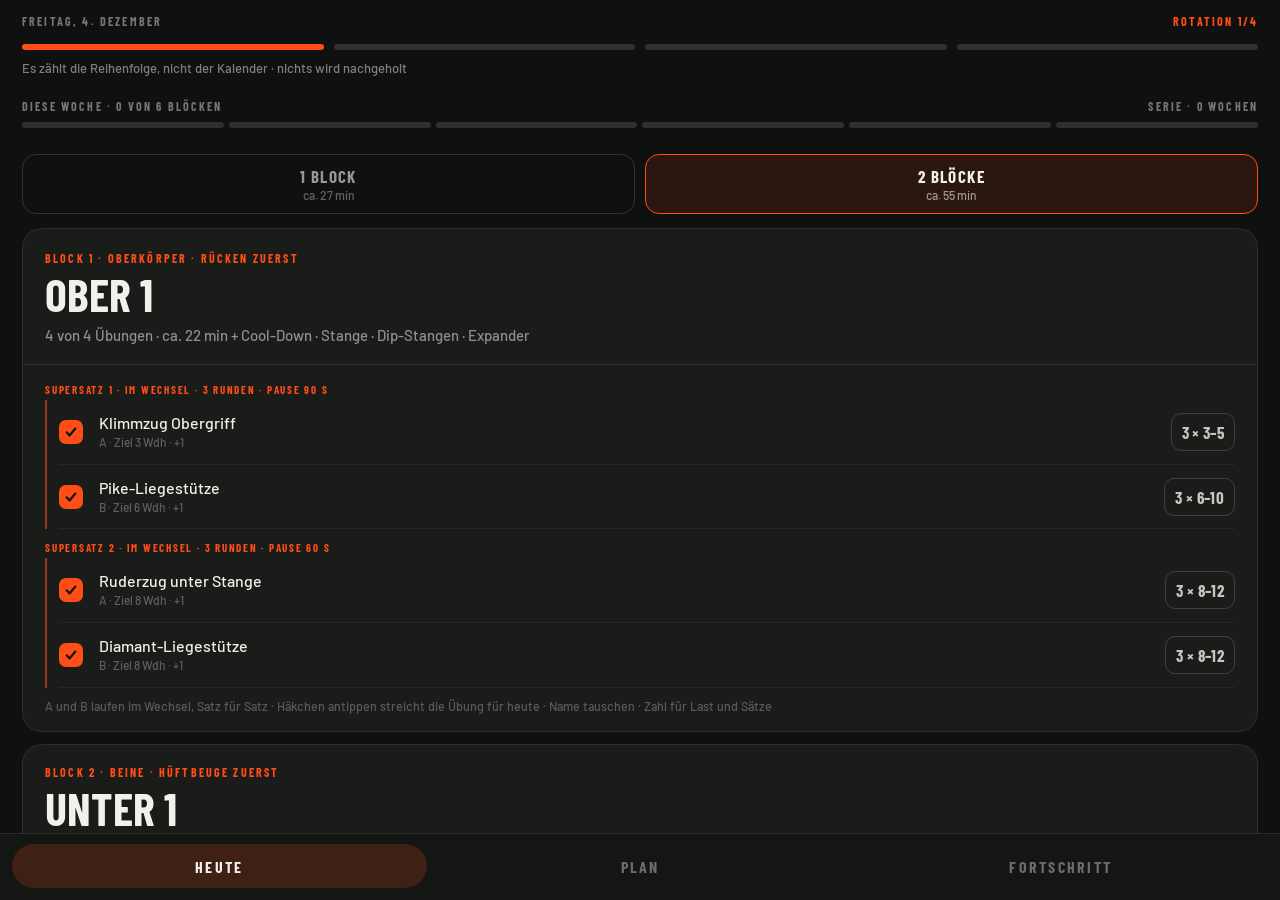
<file: docs/index.html>
<!DOCTYPE html>
<html lang="de">
<head>
<meta charset="utf-8">
<title>Grundform</title>
<meta name="viewport" content="width=device-width, initial-scale=1, viewport-fit=cover, user-scalable=no">
<!-- Vollbild beim Start vom Android-Homescreen ("Zum Startbildschirm hinzufügen") -->
<meta name="mobile-web-app-capable" content="yes">
<meta name="apple-mobile-web-app-capable" content="yes">
<meta name="apple-mobile-web-app-status-bar-style" content="black-translucent">
<meta name="theme-color" content="#0F1110">
<meta name="color-scheme" content="dark">
<link rel="manifest" href="manifest.webmanifest">
<link rel="apple-touch-icon" href="apple-touch-icon.png">
<meta name="apple-mobile-web-app-title" content="Grundform">
<link rel="icon" href="data:image/svg+xml,%3Csvg xmlns='http://www.w3.org/2000/svg' viewBox='0 0 64 64'%3E%3Crect width='64' height='64' rx='14' fill='%230F1110'/%3E%3Crect x='14' y='28' width='36' height='8' rx='4' fill='%23FF4D17'/%3E%3C/svg%3E">
<style>
@font-face{font-family:'Barlow';font-style:normal;font-weight:400;font-display:swap;src:url([data-uri]) format('woff2')}
@font-face{font-family:'Barlow';font-style:normal;font-weight:500;font-display:swap;src:url([data-uri]) format('woff2')}
@font-face{font-family:'Barlow';font-style:normal;font-weight:600;font-display:swap;src:url([data-uri]) format('woff2')}
@font-face{font-family:'Barlow';font-style:normal;font-weight:700;font-display:swap;src:url([data-uri]) format('woff2')}
@font-face{font-family:'Barlow Condensed';font-style:normal;font-weight:600;font-display:swap;src:url([data-uri]) format('woff2')}
@font-face{font-family:'Barlow Condensed';font-style:normal;font-weight:700;font-display:swap;src:url([data-uri]) format('woff2')}

/* ── Grundlagen ───────────────────────────────────────────── */
*{box-sizing:border-box}
html,body{margin:0;padding:0;height:100%;overflow:hidden}
body{
  background:#0F1110;color:#F1F0EC;
  font-family:Barlow,system-ui,-apple-system,sans-serif;
  -webkit-tap-highlight-color:transparent;
  -webkit-text-size-adjust:100%;
  overscroll-behavior:none;
  touch-action:manipulation;
  user-select:none;-webkit-user-select:none;
}
#app{
  position:fixed;inset:0;display:flex;flex-direction:column;
  padding-top:env(safe-area-inset-top);
  padding-bottom:env(safe-area-inset-bottom);
  overflow:hidden;
}
.scroll{flex:1;overflow-y:auto;min-height:0;-webkit-overflow-scrolling:touch;overscroll-behavior:contain}
.scroll::-webkit-scrollbar{width:0;height:0}

/* ── Typografie ───────────────────────────────────────────── */
.cd{font-family:'Barlow Condensed',Barlow,system-ui,sans-serif}
.kick{font-family:'Barlow Condensed',Barlow,sans-serif;font-weight:700;font-size:12px;letter-spacing:.18em;text-transform:uppercase;color:rgba(241,240,236,.45)}
.kick-a{color:#FF4D17}
.num{font-variant-numeric:tabular-nums}

/* ── Tap-Feedback (ersetzt style-hover/style-active des Prototyps) ── */
.tap{cursor:pointer;user-select:none;-webkit-user-select:none}
.tap:active{opacity:.72}
.press:active{transform:scale(.985)}
.ring:active{background:rgba(255,255,255,.08)!important;opacity:1}

/* ── Bausteine ────────────────────────────────────────────── */
.card{background:#191C19;border:1px solid rgba(255,255,255,.08);border-radius:20px}
.primary{
  border-radius:18px;background:#FF4D17;display:flex;align-items:center;justify-content:center;
}
.primary span{font-family:'Barlow Condensed',sans-serif;font-weight:700;letter-spacing:.1em;color:#0F1110}
.stepper{
  flex:none;display:flex;align-items:center;justify-content:center;position:relative;
  border:1px solid rgba(255,255,255,.18);
}
.bar-h{width:30px;height:4px;border-radius:2px;background:#F1F0EC}
.bar-v{width:4px;height:30px;border-radius:2px;background:#F1F0EC;position:absolute}
</style>
</head>
<body>
<div id="app"></div>

<script>
"use strict";
/* ════════════════════════════════════════════════════════════
   GRUNDFORM — Calisthenics-Trainingsplan, local-first.
   Portiert aus dem Claude-Design-Prototyp (Grundform.dc.html).
   Kein Server, kein Account: der gesamte Zustand liegt in
   localStorage auf dem Gerät.
   ════════════════════════════════════════════════════════════ */

const ACCENT = '#FF4D17';
const STORE  = 'grundform.session.v2';
const HISTORY_MAX = 200; // ~ zwei Jahre bei 2x/Woche, genug für den Verlauf

/* ── Übungsdatenbank ──────────────────────────────────────────
   Kalibriert auf 30 Liegestütze / 5 Klimmzüge / 12 Dips bei
   86 kg. Kurzhantel-Übungen unter ihrer Reiz-Schwelle
   (Bankdrücken 30, Rudern 25, Schulterdrücken 25 kg) fehlen
   bewusst — dort steht Calisthenics.
   `pattern` steuert, welche Alternativen beim Tauschen
   vorausgewählt werden. `next` ist die Last-Variante, auf die
   die Auto-Progression springt, wenn der Wdh-Bereich oben
   ausgereizt ist. ------------------------------------------- */
const DB = [
  { id:'pullup',        name:'Klimmzug Obergriff',      short:'Klimmzug OG',   pattern:'vpull', label:'Vertikal ziehen',    equip:'Klimmzugstange',      kind:'bw',   unit:'Wiederholungen', cue:'Brust zur Stange, Schulter tief',   rest:90,  lvl:2, next:'pullup-load', prev:'pullup-band' },
  { id:'chinup',        name:'Klimmzug Kammgriff',      short:'Klimmzug KG',   pattern:'vpull', label:'Vertikal ziehen',    equip:'Klimmzugstange',      kind:'bw',   unit:'Wiederholungen', cue:'Ellbogen nach unten ziehen',        rest:90,  lvl:2, next:'pullup-load', prev:'pullup-band' },
  { id:'pullup-load',   name:'Klimmzug mit Zusatzlast', short:'KZ + Last',     pattern:'vpull', label:'Vertikal ziehen',    equip:'Stange + Rucksack',   kind:'load', unit:'Wiederholungen', cue:'Erst ab 5x5 sauber sinnvoll',       rest:120, lvl:3, w:5,  step:2.5, prev:'pullup' },
  { id:'pullup-neg',    name:'Negativ-Klimmzüge',       short:'Negativ-KZ',    pattern:'vpull', label:'Vertikal ziehen',    equip:'Klimmzugstange',      kind:'bw',   unit:'Wiederholungen', cue:'3–5 s langsam ablassen',            rest:90,  lvl:1, prev:'lat-band' },
  { id:'pullup-band',   name:'Klimmzug mit Expander',   short:'KZ Expander',   pattern:'vpull', label:'Vertikal ziehen',    equip:'Stange + Expander',   kind:'bw',   unit:'Wiederholungen', cue:'Hilfe nur in der Startphase',       rest:90,  lvl:1, prev:'pullup-neg' },
  { id:'lat-band',      name:'Expander-Latzug',         short:'Exp. Latzug',   pattern:'vpull', label:'Vertikal ziehen',    equip:'Expander',            kind:'bw',   unit:'Wiederholungen', cue:'Ellbogen zur Hüfte ziehen',         rest:60,  lvl:1 },

  { id:'row-inv',       name:'Ruderzug unter Stange',   short:'Ruderzug BW',   pattern:'hpull', label:'Horizontal ziehen',  equip:'Dip-Stangen',         kind:'bw',   unit:'Wiederholungen', cue:'Körper bleibt ein Brett',           rest:60,  lvl:2, next:'row-inv-feet', prev:'row-inv-bent' },
  { id:'row-inv-feet',  name:'Ruderzug, Füße auf Bank', short:'Ruderz. Bank',  pattern:'hpull', label:'Horizontal ziehen',  equip:'Dip-Stangen + Bank',  kind:'bw',   unit:'Wiederholungen', cue:'Hüfte nicht durchhängen lassen',    rest:60,  lvl:3, prev:'row-inv' },
  { id:'row-inv-bent',  name:'Ruderzug, Knie gebeugt',  short:'Ruderz. leicht',pattern:'hpull', label:'Horizontal ziehen',  equip:'Dip-Stangen',         kind:'bw',   unit:'Wiederholungen', cue:'Füße näher, Hebel kürzer',          rest:60,  lvl:1, prev:'row-band' },
  { id:'row-pendlay',   name:'Pendlay Row',             short:'Pendlay Row',   pattern:'hpull', label:'Horizontal ziehen',  equip:'Langhantel',          kind:'load', unit:'Wiederholungen', cue:'Jede Wdh vom Boden neu starten',    rest:90,  lvl:3, w:40, step:5, prev:'row-inv' },
  { id:'row-band',      name:'Expander-Rudern',         short:'Exp. Rudern',   pattern:'hpull', label:'Horizontal ziehen',  equip:'Expander',            kind:'bw',   unit:'Wiederholungen', cue:'Schulterblätter zuerst',            rest:45,  lvl:1 },

  { id:'pushup-feet',   name:'Liegestütze Füße erhöht', short:'LS Füße hoch',  pattern:'hpush', label:'Horizontal drücken', equip:'Bank',                kind:'bw',   unit:'Wiederholungen', cue:'Bank ca. 40 cm, Körper gerade',     rest:60,  lvl:3, next:'pushup-load', prev:'pushup' },
  { id:'pushup-diamond',name:'Diamant-Liegestütze',     short:'Diamant-LS',    pattern:'hpush', label:'Horizontal drücken', equip:'–',                   kind:'bw',   unit:'Wiederholungen', cue:'Hände unter der Brustmitte',        rest:60,  lvl:3, next:'pushup-load', prev:'pushup' },
  { id:'pushup',        name:'Liegestütze',             short:'Liegestütze',   pattern:'hpush', label:'Horizontal drücken', equip:'–',                   kind:'bw',   unit:'Wiederholungen', cue:'Rumpf fest, Ellbogen 45°',          rest:60,  lvl:2, prev:'pushup-hands' },
  { id:'pushup-hands',  name:'Liegestütze Hände erhöht',short:'LS Hände hoch', pattern:'hpush', label:'Horizontal drücken', equip:'Bank',                kind:'bw',   unit:'Wiederholungen', cue:'Bank unter den Händen',             rest:60,  lvl:1 },
  { id:'pushup-load',   name:'Liegestütze mit Rucksack',short:'LS + Rucksack', pattern:'hpush', label:'Horizontal drücken', equip:'Rucksack',            kind:'load', unit:'Wiederholungen', cue:'Last hoch am Rücken tragen',        rest:60,  lvl:3, w:8,  step:4, prev:'pushup-feet' },

  { id:'dip',           name:'Dips',                    short:'Dips',          pattern:'vpush', label:'Vertikal drücken',   equip:'Dip-Stangen',         kind:'bw',   unit:'Wiederholungen', cue:'Schultern weg von den Ohren',       rest:90,  lvl:2, next:'dip-load', prev:'dip-bench' },
  { id:'dip-load',      name:'Dips mit Zusatzlast',     short:'Dips + Last',   pattern:'vpush', label:'Vertikal drücken',   equip:'Dip-St. + Rucksack',  kind:'load', unit:'Wiederholungen', cue:'Erst ab 3x10 sauber',               rest:90,  lvl:3, w:5,  step:2.5, prev:'dip' },
  { id:'dip-bench',     name:'Bank-Dips',               short:'Bank-Dips',     pattern:'vpush', label:'Vertikal drücken',   equip:'Bank',                kind:'bw',   unit:'Wiederholungen', cue:'Schultern nicht hochziehen',        rest:60,  lvl:1 },
  { id:'pushup-pike',   name:'Pike-Liegestütze',        short:'Pike-LS',       pattern:'vpush', label:'Vertikal drücken',   equip:'–',                   kind:'bw',   unit:'Wiederholungen', cue:'Hüfte hoch, Scheitel zum Boden',    rest:75,  lvl:2, prev:'press-band' },
  { id:'pushup-pike-f', name:'Pike-LS, Füße auf Bank',  short:'Pike-LS hoch',  pattern:'vpush', label:'Vertikal drücken',   equip:'Bank',                kind:'bw',   unit:'Wiederholungen', cue:'Fast senkrechter Oberkörper',       rest:75,  lvl:3, prev:'pushup-pike' },
  { id:'press-band',    name:'Expander-Überkopfdrücken',short:'Exp. Drücken',  pattern:'vpush', label:'Vertikal drücken',   equip:'Expander',            kind:'bw',   unit:'Wiederholungen', cue:'Rippen unten, kein Hohlkreuz',      rest:60,  lvl:1 },

  { id:'squat-bss',     name:'Bulgarian Split Squat',   short:'Bulg. Split',   pattern:'squat', label:'Kniebeuge',          equip:'Kurzhanteln + Bank',  kind:'load', unit:'Wdh je Seite',   cue:'Vorderes Knie über Mittelfuß',      rest:75,  lvl:3, w:16, step:2, prev:'squat-split-bw' },
  { id:'squat-front',   name:'KH-Front-Rack-Kniebeuge', short:'KH Front-Sq.',  pattern:'squat', label:'Kniebeuge',          equip:'Kurzhanteln',         kind:'load', unit:'Wiederholungen', cue:'KH auf Schultern, Rumpf fest',      rest:120, lvl:2, w:18, step:2, prev:'squat-goblet' },
  { id:'stepup',        name:'KH-Step-up auf Bank',     short:'Step-up KH',    pattern:'squat', label:'Kniebeuge',          equip:'Kurzhanteln + Bank',  kind:'load', unit:'Wdh je Seite',   cue:'Nicht hinten abdrücken',            rest:75,  lvl:2, w:14, step:2, prev:'squat-split-bw' },
  { id:'squat-goblet',  name:'Goblet Squat',            short:'Goblet Squat',  pattern:'squat', label:'Kniebeuge',          equip:'Kurzhantel',          kind:'load', unit:'Wiederholungen', cue:'Hantel dicht am Brustbein',         rest:90,  lvl:1, w:20, step:4, prev:'squat-split-bw' },
  { id:'squat-split-bw',name:'Split Squat ohne Last',   short:'Split Squat',   pattern:'squat', label:'Kniebeuge',          equip:'–',                   kind:'bw',   unit:'Wdh je Seite',   cue:'Rumpf senkrecht, tief absetzen',    rest:60,  lvl:1 },

  { id:'dl',            name:'Kreuzheben',              short:'Kreuzheben',    pattern:'hinge', label:'Hüftbeuge',          equip:'Langhantel',          kind:'load', unit:'Wiederholungen', cue:'Stange am Schienbein, Rücken flach',rest:150, lvl:3, w:60, step:5, prev:'rdl-db-1leg' },
  { id:'rdl',           name:'Rumänisches Kreuzheben',  short:'RDL',           pattern:'hinge', label:'Hüftbeuge',          equip:'Langhantel',          kind:'load', unit:'Wiederholungen', cue:'Hüfte zurück, Knie fast fest',      rest:120, lvl:3, w:50, step:5, prev:'rdl-db-1leg' },
  { id:'rdl-db-1leg',   name:'Einbeiniges RDL mit KH',  short:'1-Bein RDL',    pattern:'hinge', label:'Hüftbeuge',          equip:'Kurzhantel',          kind:'load', unit:'Wdh je Seite',   cue:'Hüfte gerade halten',               rest:75,  lvl:2, w:16, step:2, prev:'hinge-bridge' },
  { id:'hinge-bridge',  name:'Hüftheben einbeinig',     short:'Hüftheben 1B',  pattern:'hinge', label:'Hüftbeuge',          equip:'–',                   kind:'bw',   unit:'Wdh je Seite',   cue:'Ferse drücken, Rippen unten',       rest:45,  lvl:1 },
  { id:'hinge-band',    name:'Expander-Good-Morning',   short:'Exp. Hinge',    pattern:'hinge', label:'Hüftbeuge',          equip:'Expander',            kind:'bw',   unit:'Wiederholungen', cue:'Spannung aus dem Gesäß',            rest:60,  lvl:1 },

  { id:'core-hang-knee',name:'Hängendes Knieheben',     short:'Knieheben',     pattern:'core',  label:'Rumpf',              equip:'Klimmzugstange',      kind:'bw',   unit:'Wiederholungen', cue:'Becken kippen, kein Schwung',       rest:60,  lvl:2, next:'core-hang-leg', prev:'core-plank', locked:'Verstärkt die Beckenkippung — erst nach dem Becken-Test' },
  { id:'core-hang-leg', name:'Hängendes Beinheben',     short:'Beinheben',     pattern:'core',  label:'Rumpf',              equip:'Klimmzugstange',      kind:'bw',   unit:'Wiederholungen', cue:'Beine gestreckt, langsam zurück',   rest:60,  lvl:3, prev:'core-hang-knee', locked:'Verstärkt die Beckenkippung — erst nach dem Becken-Test' },
  { id:'core-pallof',   name:'Pallof Press mit Expander',short:'Pallof Press', pattern:'core',  label:'Rumpf',              equip:'Expander',            kind:'bw',   unit:'Wdh je Seite',   cue:'Rumpf gegen Rotation halten',       rest:45,  lvl:2 },
  { id:'core-hollow',   name:'Hollow-Body-Halten',      short:'Hollow Hold',   pattern:'core',  label:'Rumpf',              equip:'–',                   kind:'bw',   unit:'Sekunden',       cue:'Rücken flach am Boden',             rest:45,  lvl:2, prev:'core-plank', locked:'Verstärkt die Beckenkippung — erst nach dem Becken-Test' },
  { id:'core-plank',    name:'Planke',                  short:'Planke',        pattern:'core',  label:'Rumpf',              equip:'–',                   kind:'bw',   unit:'Sekunden',       cue:'Gesäß fest, Becken kippen',         rest:45,  lvl:1, next:'core-sideplank' },
  { id:'core-tilt',     name:'Beckenkippung im Liegen', short:'Beckenkippung', pattern:'core',  label:'Rumpf',              equip:'Bank',                kind:'bw',   unit:'Atemzüge',       cue:'Ausatmen, Rippen senken',           rest:45,  lvl:1, next:'core-deadbug' },
  { id:'core-deadbug',  name:'Dead Bug einbeinig',      short:'Dead Bug',      pattern:'core',  label:'Rumpf',              equip:'–',                   kind:'bw',   unit:'Wdh je Seite',   cue:'Satz endet, wenn der Rücken abhebt', rest:60,  lvl:2, prev:'core-tilt' },
  { id:'core-sideplank',name:'Side Plank',              short:'Side Plank',    pattern:'core',  label:'Rumpf',              equip:'–',                   kind:'bw',   unit:'Sek je Seite',   cue:'Hüfte hoch, Rippen gesenkt',        rest:60,  lvl:2, prev:'core-plank' },

  { id:'rdelt-face',    name:'Expander Face Pull',      short:'Face Pull',     pattern:'rdelt', label:'Hintere Schulter',   equip:'Expander',            kind:'bw',   unit:'Wiederholungen', cue:'Hände zu den Ohren, Ellbogen hoch', rest:45,  lvl:2, prev:'rdelt-pullapart' },
  { id:'rdelt-fly',     name:'KH Reverse Fly',          short:'Reverse Fly',   pattern:'rdelt', label:'Hintere Schulter',   equip:'Kurzhanteln',         kind:'load', unit:'Wiederholungen', cue:'Nur Schulterblätter arbeiten',      rest:45,  lvl:2, w:8,  step:2, prev:'rdelt-face' },
  { id:'rdelt-pullapart',name:'Expander Pull-Apart',    short:'Pull-Apart',    pattern:'rdelt', label:'Hintere Schulter',   equip:'Expander',            kind:'bw',   unit:'Wiederholungen', cue:'Arme fast gestreckt lassen',        rest:45,  lvl:1 },

  { id:'delt-lat',      name:'KH Seitheben',            short:'Seitheben',     pattern:'delt',  label:'Seitliche Schulter', equip:'Kurzhanteln',         kind:'load', unit:'Wiederholungen', cue:'Ellbogen führt, nicht die Hand',    rest:45,  lvl:2, w:8,  step:2, prev:'delt-band' },
  { id:'delt-band',     name:'Expander Seitheben',      short:'Exp. Seitheb.', pattern:'delt',  label:'Seitliche Schulter', equip:'Expander',            kind:'bw',   unit:'Wiederholungen', cue:'Ellbogen führt, nicht die Hand',    rest:45,  lvl:1 },

  { id:'curl-db',       name:'KH Bizeps-Curl',          short:'KH Curl',       pattern:'arm',   label:'Armbeuger',          equip:'Kurzhanteln',         kind:'load', unit:'Wiederholungen', cue:'Ellbogen bleibt am Rumpf',          rest:45,  lvl:2, w:14, step:2, prev:'curl-band' },
  { id:'curl-band',     name:'Expander-Curl',           short:'Exp. Curl',     pattern:'arm',   label:'Armbeuger',          equip:'Expander',            kind:'bw',   unit:'Wiederholungen', cue:'Ellbogen bleibt am Rumpf',          rest:45,  lvl:1 },
];
const byId = id => DB.find(e => e.id === id);

/* ── Die vier Blöcke (CR-004) ─────────────────────────────────
   Baukasten statt Ober/Unter-Einheiten: vier Blöcke à ~17–21 min
   in Rotation Ober 1 → Unter 1 → Ober 2 → Unter 2 → Ober 1. Pro Tag
   1 Block (Minimum) oder 2 – zwei hintereinander sind durch die
   Rotation immer Ober + Unter, also Ganzkörper. Es zählt die
   Reihenfolge, nicht der Kalender. Nichts wird nachgeholt.
   Jeder Block: zwei Antagonisten-Supersätze à 3 Runden. `rest` am
   b-Slot ist die Pause nach der Runde und schlägt die Pause aus
   dem Katalog – sonst bekäme Kreuzheben die 45 s vom Face Pull.
   `lo`/`hi` ist der Wdh-Zielbereich, `reps` das aktuelle Ziel.
   `warm` sind die Aufwärm-Schritte. `for` bindet einen Schritt an
   eine Übung – ist sie gestrichen, entfällt der Schritt. `ramp`
   rechnet die aktuelle Arbeitslast dieser Übung in den Text ein.
   Schritte ohne `for`/`ramp` sind allgemeines Aufwärmen und
   entfallen beim zweiten Block des Tages.
   `cool` sind die Cool-Down-Schritte – nur nach dem letzten Block
   des Tages, optional, ohne Tracking. ------------------------- */
const COOL_OBER = [
  { text:'Brust an Türrahmen oder Dip-Stange, 2 × 45 s je Seite' },
  { text:'Brustwirbelsäule über die Bank, 60–90 s', note:'Minimum bei Zeitnot' },
  { text:'Passiver Hang an der Stange, 2 × 30 s' },
];
const COOL_UNTER = [
  { text:'Hüftbeuger im Ausfallschritt, 2 × 45 s je Seite', note:'Minimum bei Zeitnot' },
  { text:'Tiefe Hocke halten, 60 s' },
  { text:'Ischios auf der Bank, 2 × 45 s je Seite', note:'Ferse auf die Bank, Rücken gerade, aus der Hüfte bewegen' },
];
const SESSIONS = [
  { id:'o1', name:'OBER 1', kick:'Oberkörper · Rücken zuerst', mins:22, warmMins:3, coolMins:5,
    gear:'Stange · Dip-Stangen · Expander',
    slots:[
      { exId:'pullup',        role:'Supersatz 1a', sets:3, lo:3,  hi:5,  reps:3,  w:0,  prog:'reps' },
      { exId:'pushup-pike',   role:'Supersatz 1b', sets:3, lo:6,  hi:10, reps:6,  w:0,  prog:'reps', rest:90 },
      { exId:'row-inv',       role:'Supersatz 2a', sets:3, lo:8,  hi:12, reps:8,  w:0,  prog:'reps' },
      { exId:'pushup-diamond',role:'Supersatz 2b', sets:3, lo:8,  hi:12, reps:8,  w:0,  prog:'reps', rest:60 },
    ],
    warm:[
      { text:'15 Pull-Apart, dann Schulter-Außenrotation mit Expander, 15 Wdh', note:'Ellbogen bleiben am Körper' },
      { text:'30 s an der Stange hängen, dann 2 Klimmzüge nur negativ, je 3 s ablassen', for:'pullup' },
      { text:'5 Pike-Liegestütze mit halbem Weg', for:'pushup-pike' },
    ],
    cool: COOL_OBER },
  { id:'u1', name:'UNTER 1', kick:'Beine · Hüftbeuge zuerst', mins:28, warmMins:4, coolMins:7,
    gear:'Langhantel · Kurzhanteln · Bank · Expander',
    slots:[
      { exId:'dl',            role:'Supersatz 1a', sets:3, lo:5,  hi:5,  reps:5,  w:60, prog:'weight' },
      { exId:'rdelt-face',    role:'Supersatz 1b', sets:3, lo:12, hi:15, reps:12, w:0,  prog:'reps', rest:120 },
      { exId:'squat-bss',     role:'Supersatz 2a', sets:3, lo:8,  hi:10, reps:8,  w:16, prog:'weight' },
      { exId:'curl-db',       role:'Supersatz 2b', sets:3, lo:8,  hi:12, reps:8,  w:14, prog:'weight', rest:60 },
    ],
    warm:[
      { text:'10 Hüftheben zweibeinig, dann 10 Hüftkreise je Seite' },
      { text:'Kreuzheben-Aufbausätze: 5 Wdh leere Stange', ramp:'dl' },
      { text:'8 Split Squats ohne Last je Seite', for:'squat-bss' },
    ],
    cool: COOL_UNTER },
  { id:'o2', name:'OBER 2', kick:'Oberkörper · Brust zuerst', mins:22, warmMins:3, coolMins:5,
    gear:'Dip-Stangen · Stange · Bank · Langhantel',
    slots:[
      { exId:'dip',           role:'Supersatz 1a', sets:3, lo:6,  hi:8,  reps:6,  w:0,  prog:'reps' },
      { exId:'chinup',        role:'Supersatz 1b', sets:3, lo:4,  hi:6,  reps:4,  w:0,  prog:'reps', rest:90 },
      { exId:'pushup-feet',   role:'Supersatz 2a', sets:3, lo:8,  hi:12, reps:8,  w:0,  prog:'reps' },
      { exId:'row-pendlay',   role:'Supersatz 2b', sets:3, lo:5,  hi:8,  reps:5,  w:40, prog:'weight', rest:60 },
    ],
    warm:[
      { text:'15 Pull-Apart mit dem Expander, dann 10 Wandengel' },
      { text:'8 Liegestütze mit Händen auf der Bank, dann 5 Dips mit halbem Weg', for:'dip' },
      { text:'Pendlay-Aufbausätze: 8 Wdh leere Stange', ramp:'row-pendlay' },
    ],
    cool: COOL_OBER },
  { id:'u2', name:'UNTER 2', kick:'Beine · Kniebeuge zuerst', mins:26, warmMins:3, coolMins:7,
    gear:'Kurzhanteln · Langhantel · Expander',
    slots:[
      { exId:'squat-front',   role:'Supersatz 1a', sets:3, lo:6,  hi:8,  reps:6,  w:18, prog:'weight' },
      { exId:'core-pallof',   role:'Supersatz 1b', sets:3, lo:10, hi:12, reps:10, w:0,  prog:'reps', rest:120 },
      { exId:'rdl',           role:'Supersatz 2a', sets:3, lo:8,  hi:10, reps:8,  w:50, prog:'weight' },
      { exId:'delt-lat',      role:'Supersatz 2b', sets:3, lo:12, hi:15, reps:12, w:8,  prog:'weight', rest:60 },
    ],
    warm:[
      { text:'10 Hüftkreise je Seite, dann 10 Kniebeugen ohne Last, 3 s abwärts' },
      { text:'Front-Rack-Kniebeugen zum Einfühlen', ramp:'squat-front', join:': 5 Wdh mit ' },
      { text:'5 RDL mit leerer Stange', for:'rdl' },
    ],
    cool: COOL_UNTER },
  /* Läuft außerhalb der Rotation (CR-003 §6): 2–3× pro Woche,
     verschiebt Ober/Unter nicht. Kein Aufwärmen und kein Cool-Down —
     die Einheit ist selbst Mobility-Arbeit. */
  { id:'rumpf', name:'RUMPF', kick:'Becken und Rumpf · außer der Reihe', mins:16,
    warmMins:0, coolMins:0, extra:true,
    gear:'Boden · Bank · Matte oder Handtuch',
    slots:[
      { exId:'core-deadbug',  role:'einzeln',      sets:3, lo:6,  hi:10, reps:8,  w:0, prog:'reps' },
      { exId:'core-tilt',     role:'Supersatz 1a', sets:3, lo:4,  hi:8,  reps:5,  w:0, prog:'reps' },
      { exId:'core-sideplank',role:'Supersatz 1b', sets:3, lo:25, hi:40, reps:30, w:0, prog:'reps' },
    ],
    warm:[], cool:[] },
];
const freshPlans = () => SESSIONS.map(s => s.slots.map(x => ({ ...x })));

/* ── Zustand ──────────────────────────────────────────────────
   `rot` ist die Position in der Rotation, `plans` hält die
   angepassten Slots aller vier Einheiten. ------------------- */
/* `cfg.n` ist die Zahl aufeinanderfolgender Einheiten am Rand des
   Zielbereichs, ab der die Schwierigkeit springt. `cfg.bw` ist das
   Körpergewicht – es geht NUR in den Fortschritts-Score ein, nie in
   die Trainingslasten. */
/* `cfg.weekGoal` ist das Wochenziel in Blöcken (Mo–So) für Zähler
   und Serie auf dem Heute-Screen. */
const CFG_DEFAULT = { n:2, bw:86, weekGoal:6 };
/* `blocks` ist die Wahl auf dem Heute-Screen: 1 oder 2 Blöcke. */
let S = {
  tab:'heute', rot:0, sel:null, live:null, sheet:null, draft:null, pick:null, pick2:null, blocks:2,
  plans: freshPlans(), history:[], suggest:[], notes:[], cfg:{ ...CFG_DEFAULT },
};

/* ── Migration Ober/Unter → Blöcke (CR-004) ──────────────────
   `PLAN_VER` 2 = Blockmodell. Ältere Stände tragen keinen
   `planVer`. Die Blöcke laufen mit ihrer eigenen Übungsauswahl;
   übernommen wird der Stand (Wdh, Last, Streaks) je Übung:
   1. Der alte Slot laut OLD_MAP, wenn dort dieselbe Übung steht
      oder eine Variante aus ihrer Kette (`next` immer, `prev` nur
      zwischen Körpergewichts-Übungen – sonst würde Hüftheben den
      Kreuzheben-Slot übernehmen).
   2. Sonst irgendein noch freier alter Slot mit genau der Übung
      (von Hand getauschte Übungen landen so im richtigen Block).
   3. Sonst die Startwerte des Blocks.
   Dieselbe Familien-Regel ordnet die alten Verlaufseinträge den
   Block-Slots zu, damit die Fortschritts-Kurven nicht abreißen. */
const PLAN_VER = 2;
const OLD_IDS = ['oberA', 'unterA', 'oberB', 'unterB'];
const OLD_MAP = {
  oberA:  ['o1#0', 'o2#0', 'o1#2', 'o2#2', 'u1#1'],
  unterA: ['u1#0', 'u1#2', null,   null,   'u2#3'],
  oberB:  ['o2#1', 'o1#1', 'o2#3', 'o1#3', 'u1#3'],
  unterB: ['u2#0', 'u2#2', null,   null,   'u2#1'],
};
const BLOCK_KEYS = SESSIONS.filter(x => !x.extra).flatMap(x => x.slots.map((_, k) => x.id + '#' + k));
const defOf = nk => { const [sid, k] = nk.split('#'); return SESSIONS.find(x => x.id === sid).slots[+k].exId; };
function chainIds(id, dir){
  const out = [], seen = new Set([id]);
  for (let e = byId(id); e && e[dir] && !seen.has(e[dir]); e = byId(e[dir])) { seen.add(e[dir]); out.push(e[dir]); }
  return out;
}
function sameFamily(defId, id){
  if (id === defId) return true;
  if (chainIds(defId, 'next').includes(id)) return true;
  const d = byId(defId), c = byId(id);
  return !!(d && c && d.kind === 'bw' && c.kind === 'bw' && chainIds(defId, 'prev').includes(id));
}
function migratePlans(old){
  const fresh = freshPlans();
  const oldAt = ok => { const [sid, j] = ok.split('#'); const oi = OLD_IDS.indexOf(sid); return old[oi] && old[oi][+j]; };
  const newSrc = {};
  OLD_IDS.forEach(sid => OLD_MAP[sid].forEach((nk, j) => { if (nk) newSrc[nk] = sid + '#' + j; }));
  const allOld = OLD_IDS.flatMap((sid, oi) => (old[oi] || []).map((_, j) => sid + '#' + j));
  const pick = {}, used = new Set();
  BLOCK_KEYS.forEach(nk => {
    const src = newSrc[nk], o = src && oldAt(src);
    if (o && sameFamily(defOf(nk), o.exId)) { pick[nk] = src; used.add(src); }
  });
  BLOCK_KEYS.forEach(nk => {
    if (pick[nk]) return;
    const src = allOld.find(ok => !used.has(ok) && oldAt(ok) && oldAt(ok).exId === defOf(nk));
    if (src) { pick[nk] = src; used.add(src); }
  });
  Object.entries(pick).forEach(([nk, src]) => {
    const [sid, k] = nk.split('#');
    const si = SESSIONS.findIndex(x => x.id === sid);
    const f = fresh[si][+k];
    const slot = { ...oldAt(src), role:f.role, sets:f.sets };
    delete slot.rest;
    if (f.rest) slot.rest = f.rest;
    fresh[si][+k] = slot;
  });
  /* Rumpf-Einheit stand schon vorher an Index 4. */
  const ri = SESSIONS.findIndex(x => x.extra);
  if (Array.isArray(old[4]) && old[4].length) fresh[ri] = old[4];
  return fresh;
}

/* `rot` ist die Position in der Ober/Unter-Rotation. `sel` zeigt auf
   eine Einheit außerhalb davon (die Rumpf-Einheit) und ist sonst null.
   ROT_N zählt nur die Rotations-Einheiten – Extras verschieben sie nicht. */
const ROT_N     = SESSIONS.filter(x => !x.extra).length;
const selIdx    = () => (S.live ? S.live.si : (S.sel != null ? S.sel : S.rot));
const sess      = () => SESSIONS[selIdx()];
const curSlots  = () => S.plans[selIdx()];
const nextSi    = () => (S.rot + 1) % ROT_N;
const nextSess  = () => SESSIONS[nextSi()];
/* Block 2 des Tages (`b:2` im Sheet) hängt an der nächsten Position
   der Rotation, Block 1 an der gewählten. */
const sheetSi   = () => (S.sheet && S.sheet.b === 2 ? nextSi() : selIdx());
let timer = null;
let wakeLock = null;
const scrollMemo = {};

function screenKey(){ return S.live ? 'live' : S.tab; }

function persist(){
  try {
    localStorage.setItem(STORE, JSON.stringify({ planVer:PLAN_VER, blocks:S.blocks, tab:S.tab, rot:S.rot, sel:S.sel, live:S.live, plans:S.plans,
      pick:S.pick, pick2:S.pick2, history:S.history, suggest:S.suggest, notes:S.notes, cfg:S.cfg }));
  } catch(e){}
}
function restore(){
  try {
    const raw = localStorage.getItem(STORE);
    if (!raw) return;
    const s = JSON.parse(raw);
    if (!s) return;
    S.tab   = s.tab || 'heute';
    S.rot   = (typeof s.rot === 'number' && s.rot >= 0 && s.rot < ROT_N) ? s.rot : 0;
    S.sel   = (typeof s.sel === 'number' && s.sel >= 0 && s.sel < SESSIONS.length) ? s.sel : null;
    const fresh = freshPlans();
    const okPlans = Array.isArray(s.plans) && s.plans.every(p => Array.isArray(p) && p.length);
    const migrate = okPlans && s.planVer !== PLAN_VER;
    S.plans = !okPlans ? fresh
            : migrate  ? migratePlans(s.plans)
            :            fresh.map((f, i) => s.plans[i] || f);
    S.blocks = s.blocks === 1 ? 1 : 2;
    S.pick  = Array.isArray(s.pick) && s.pick.length
              ? s.pick.filter(i => Number.isInteger(i) && i >= 0 && i < S.plans[S.rot].length)
              : null;
    const n2 = S.plans[(S.rot + 1) % ROT_N].length;
    S.pick2 = Array.isArray(s.pick2) && s.pick2.length
              ? s.pick2.filter(i => Number.isInteger(i) && i >= 0 && i < n2)
              : null;
    S.history = Array.isArray(s.history) ? s.history.slice(-HISTORY_MAX) : [];
    S.suggest = Array.isArray(s.suggest) ? s.suggest : [];
    S.notes   = Array.isArray(s.notes) ? s.notes : [];
    S.cfg = { ...CFG_DEFAULT, ...(s.cfg && typeof s.cfg === 'object' ? s.cfg : {}) };
    S.live  = s.live || null;
    /* Einheit von vor dem Aufwärm-Update: kein `phase` gespeichert.
       Nicht ins Aufwärmen zurückwerfen. */
    if (S.live && !S.live.phase) { S.live.phase = 'work'; S.live.warm = S.live.warm || []; }
    if (S.live && S.live.resting) {
      // Pause läuft nach Wall-Clock weiter – auch wenn Android die App
      // zwischendurch eingefroren oder der Nutzer neu geladen hat.
      const left = Math.ceil(((S.live.restEnd || 0) - Date.now()) / 1000);
      if (left > 0) { S.live.rest = left; }
      else { S.live.resting = false; S.live.rest = 0; }
    }
    /* Nach der Migration passen Rotation, Auswahl, Vorschläge und
       eine laufende Einheit nicht mehr zu den Indizes – neu ab Ober 1. */
    if (migrate) {
      Object.assign(S, { rot:0, sel:null, pick:null, pick2:null, suggest:[], live:null });
      persist();
    }
    // Gesamtzeit läuft ebenfalls weiter, also Timer wieder anwerfen.
    if (S.live && !S.live.done) startTimer();
  } catch(e){}
}

function set(patch){
  Object.assign(S, patch);
  persist();
  render();
}

/* ── Bildschirm wachhalten + Haptik ───────────────────────── */
async function acquireWakeLock(){
  try {
    if ('wakeLock' in navigator && !wakeLock) {
      wakeLock = await navigator.wakeLock.request('screen');
      wakeLock.addEventListener('release', () => { wakeLock = null; });
    }
  } catch(e){}
}
function releaseWakeLock(){
  try { if (wakeLock) { wakeLock.release(); wakeLock = null; } } catch(e){}
}
document.addEventListener('visibilitychange', () => {
  if (document.visibilityState === 'visible') {
    if (S.live) acquireWakeLock();
    if (S.live && S.live.resting) tick();   // nach dem Aufwachen sofort korrigieren
  }
});
function buzz(p){ try { navigator.vibrate && navigator.vibrate(p); } catch(e){} }

/* ── Ableitungen ──────────────────────────────────────────── */
const num = v => String(v).replace('.', ',');
const range = s => (s.lo === s.hi ? String(s.lo) : s.lo + '–' + s.hi);

function slotView(s){
  const ex = byId(s.exId);
  const load = ex.kind === 'load'
    ? num(s.w) + ' kg'
    : (s.w > 0 ? '+' + num(s.w) + ' kg Rucksack' : 'Körpergewicht');
  return {
    ...ex, sets:s.sets, target:s.reps, lo:s.lo, hi:s.hi, w:s.w, prog:s.prog, role:s.role,
    rest: s.rest || ex.rest, load,
    scheme: s.sets + ' × ' + range(s) +
            (ex.kind === 'load' ? ' · ' + num(s.w) + ' kg' : (s.w > 0 ? ' · +' + num(s.w) + ' kg' : '')),
    detail: load + ' · ' + ex.cue,
  };
}
/* `slotIdx` ist der Index der Übung in der Einheit – nicht im
   Live-Plan. Nur damit findet die Progression nach einer
   gekürzten Einheit die richtige Übung wieder. */
function buildPlan(idx){
  const sl = curSlots();
  return idx.map(i => {
    /* „Supersatz 1a" → pair '1', pos 'a'. Einzelübungen haben kein
       Paar und laufen wie bisher Satz für Satz durch. */
    const m = /Supersatz\s*(\d+)([ab])/i.exec(sl[i].role || '');
    return { ...slotView(sl[i]), slotIdx:i, pair: m ? m[1] : null, pos: m ? m[2] : null };
  });
}
/* Gewählte Übungen der nächsten Einheit, Default alle. */
function pickIdx(si = selIdx(), src = S.pick){
  const n = S.plans[si].length;
  const p = (src || []).filter(i => i >= 0 && i < n);
  return p.length ? [...p].sort((a, b) => a - b) : S.plans[si].map((_, i) => i);
}
const sameIdx = (a, b) => a.length === b.length && a.every((x, i) => x === b[i]);
const setsOf  = (idx, si = selIdx()) => idx.reduce((a, i) => a + S.plans[si][i].sets, 0);

/* ── Zeitschätzung (Feedback Punkt 4) ─────────────────────────
   Modellwert je Block (`mins`, ohne Cool-Down) aus realistischen
   Satzzeiten: Satz 20–35 s (einbeinig/je Seite 55–80 s), 10 s
   Eintragen, 45 s Wechsel, volle Pause nach jeder Runde und nach
   dem Paar, 1–1,5 min Aufbau (Scheiben, Hanteln, Band). Die alten
   Schätzungen rechneten mit 10–30 s pro Satz ohne Eintragen und
   Aufbau und lagen deshalb ~15 min unter der Messung.
   Sobald zwei vollständige Durchgänge eines Blocks gemessen sind,
   gilt der Median der letzten fünf (`workMs` = Block ohne
   Cool-Down) statt des Modells. */
const CHAIN_SAVE = 2;   // zweiter Block: allgemeines Aufwärmen entfällt
function blockMins(se){
  const xs = S.history
    .filter(h => h.sessionId === se.id && h.workMs > 0 && h.doneSets >= h.totalSets)
    .slice(-5).map(h => h.workMs / 60000).sort((a, b) => a - b);
  return xs.length >= 2 ? Math.round(xs[Math.floor(xs.length / 2)]) : se.mins;
}
/* Freie Auswahl wird über die Satzzahl skaliert. */
function estMins(idx, si = selIdx()){
  const se = SESSIONS[si], all = S.plans[si].map((_, i) => i);
  const m = blockMins(se);
  if (sameIdx(idx, all)) return m;
  const w = se.warmMins || 3;
  return w + Math.round((m - w) * setsOf(idx, si) / Math.max(1, setsOf(all, si)));
}
/* Echter Meilenstein einer Übung: wo im Zielbereich sie steht und
   was als nächstes ansteht. Ersetzt die früher fest verdrahteten
   Ladder-/Chart-Daten – dieselbe Logik wie der „auto"-Hinweis auf
   dem Heute-Screen, nur für die Kachel-Darstellung. */
function milestoneOf(slot){
  const ex = byId(slot.exId);
  if (slot.reps < slot.hi) {
    return {
      name: ex.name,
      big: slot.reps + ' von ' + slot.hi,
      sub: 'noch ' + (slot.hi - slot.reps) + ' Wdh bis zur nächsten Stufe',
      pct: Math.round((slot.reps - slot.lo) / Math.max(1, slot.hi - slot.lo) * 100),
    };
  }
  const nx = chainStep(ex, 'next');
  return {
    name: ex.name,
    big: ex.kind === 'load' ? num(slot.w) + ' kg' : slot.reps + ' ' + unitOf(ex),
    sub: slot.prog === 'weight' ? 'nächste Einheit +' + num(ex.step || 2.5) + ' kg'
         : nx ? 'nächste Einheit: ' + nx.name
         : 'Bereich ausgereizt',
    pct: 100,
  };
}

/* Verlaufseintrag beim Abschluss einer Einheit. Übungen werden per
   `exId` statt Plan-/Slot-Index gespeichert – der Verlauf muss auch
   dann lesbar bleiben, wenn sich der Katalog später ändert. */
function historyEntry(l){
  const skipped = new Set(l.skipped || []);
  const exs = l.plan.map((p, i) => {
    if (skipped.has(i)) return null;
    const reps = l.log.filter(x => x.ex === i).map(x => x.reps);
    if (!reps.length) return null;
    return { id:p.id, short:p.short, kind:p.kind, lvl:p.lvl, w:p.w, reps, slotIdx:p.slotIdx };
  }).filter(Boolean);
  return {
    ts: Date.now(), session: sess().name, sessionId: sess().id,
    /* Die beim Abschluss eingefrorene Dauer – nicht neu rechnen,
       sonst zählt die Zeit auf dem Abschluss-Screen mit. */
    /* `startedAt` ist der Start des Trainingstags (Gesamt-Timer),
       `blockAt` der Start dieses Blocks – gespeichert wird die
       Dauer des Blocks. */
    durMs: !l.startedAt ? null
         : (l.durMs != null ? l.startedAt + l.durMs : Date.now()) - (l.blockAt || l.startedAt),
    /* Arbeitszeit des Blocks ohne Cool-Down – Grundlage der
       gemessenen Zeitschätzung. */
    workMs: !l.startedAt ? null
         : (l.coolAt || (l.durMs != null ? l.startedAt + l.durMs : Date.now())) - (l.blockAt || l.startedAt),
    doneSets: l.log.length, totalSets: l.plan.reduce((a, p) => a + p.sets, 0),
    exCount: exs.length, planCount: l.plan.length,
    skipped: [...skipped].map(i => l.plan[i].short),
    /* `ex` trägt jede gemachte Übung – Voraussetzung für die
       Zeitreihen. Früher wurde alles außer `anchor` verworfen. */
    ex: exs,
    anchor: exs.find(e => e.slotIdx === 0) || null,
  };
}

/* ── Aufwärmen ────────────────────────────────────────────────
   Aufbausätze werden aus der heutigen Arbeitslast gerechnet, nicht
   fest hinterlegt: Langhantel 65 % (auf 2,5 kg), Kurzhantel 45 %
   (auf 2 kg). Das reproduziert die Werte aus dem Trainingsplan
   (60→40, 40→25, 18→8) und bleibt korrekt, wenn die Progression
   die Lasten verschiebt. Landet der Aufbausatz auf oder unter dem
   Stangengewicht, entfällt er – die leere Stange steht schon im
   Schritt-Text. */
const BAR_KG = 20;
function rampLoad(plan, exId){
  /* Plan-Einträge kommen aus slotView() und tragen die Katalog-`id`,
     nicht `exId`. */
  const p = plan.find(x => x.id === exId);
  if (!p || p.kind !== 'load' || !p.w) return null;
  const bar = /Langhantel/.test(p.equip);
  const grid = bar ? 2.5 : 2;
  const val  = Math.round(p.w * (bar ? 0.65 : 0.45) / grid) * grid;
  if (bar && val <= BAR_KG) return null;
  if (!val) return null;
  return bar ? num(val) + ' kg' : '2 × ' + num(val) + ' kg';
}

/* Aufwärm-Schritte für den tatsächlich gewählten Plan. Schritte zu
   gestrichenen Übungen fallen weg. */
function buildWarm(plan, chained){
  const steps = sess().warm || [];
  return steps.map(s => {
    const link = s.for || s.ramp;
    if (chained && !link) return null;
    if (link && !plan.some(p => p.id === link)) return null;
    if (!s.ramp) return { text:s.text, done:false };
    const r = rampLoad(plan, s.ramp);
    return { text: s.text + (r ? (s.join || ', dann 5 Wdh mit ') + r : ''), note:s.note || '', done:false };
  }).filter(Boolean);
}

/* Cool-Down-Schritte für den tatsächlich gewählten Plan. Gleiches
   `for`-Prinzip wie beim Aufwärmen, kein `ramp` – das Cool-Down
   trägt keine Last. */
function buildCool(plan){
  const steps = sess().cool || [];
  return steps.map(s => {
    if (s.for && !plan.some(p => p.id === s.for)) return null;
    return { text:s.text, note:s.note || '', done:false };
  }).filter(Boolean);
}

/* Nach der letzten Übung: ins Cool-Down, wenn die Einheit welche
   hat, sonst direkt in den Abschluss-Screen. Nur im zweiten Fall
   wird das Wake Lock schon hier freigegeben – während des
   Cool-Downs soll der Bildschirm an bleiben, auch ohne Berührung
   (40-s-Halten liest sich sonst nicht ab). */
function coolOrDone(plan, extra, l){
  /* Zweiter Block geplant: Übergang statt Cool-Down. */
  if (l && l.chain > 0 && !sess().extra) return { ...extra, phase:'next', resting:false };
  const cool = buildCool(plan);
  if (cool.length) return { ...extra, phase:'cool', cool, resting:false, coolAt: Date.now() };
  releaseWakeLock();
  return { ...extra, done:true, resting:false, durMs: l && l.startedAt ? Date.now() - l.startedAt : null };
}

/* ── Fortschritt: Score, Baseline, Chart ──────────────────────
   Score je Übung und Session: Wiederholungen mal Schwierigkeit.
   Die Zusatzlast wird am Körpergewicht relativiert, damit
   Körpergewichts- und Lastübungen auf einer Skala liegen; der
   Stufenfaktor fängt Variantenwechsel auf (Liegestütze → Füße
   erhöht ist mehr Arbeit bei gleicher Wdh-Zahl). */
const LVL_F = { 1:0.85, 2:1.0, 3:1.15 };
const BASE_DAYS = 28;

function exScore(e, cfg){
  const reps = (e.reps || []).reduce((a, b) => a + b, 0);
  const bw = (cfg && cfg.bw) || 86;
  return reps * (1 + (e.w || 0) / bw) * (LVL_F[e.lvl] || 1);
}

/* Nur Einträge mit `ex` taugen für Zeitreihen – alles von vor der
   Umstellung wird übersprungen. */
const histEx = () => S.history.filter(h => Array.isArray(h.ex) && h.ex.length);

/* Reihen hängen am SLOT (Einheit + Position), nicht an der
   Übungs-ID: sonst reißt die Linie genau dort ab, wo die
   Progression eine Stufe zieht – aus Klimmzug wird
   Klimmzug-mit-Zusatzlast und damit eine neue ID. Der Slot bleibt
   derselbe, also bleibt die Reihe zusammenhängend und der
   Stufenwechsel wird als Marker sichtbar statt als Abbruch. */
/* Alte Ober/Unter-Einträge laufen auf den Block-Slot ihrer
   Übungsfamilie – zuerst der Slot laut OLD_MAP, sonst der erste
   passende. Ohne Treffer bleibt der alte Schlüssel (eigene Kurve). */
const keyMemo = new Map();
const slotKey = (h, e) => {
  const k = h.sessionId + '#' + e.slotIdx;
  const m = OLD_MAP[h.sessionId];
  if (!m) return k;
  const mk = k + '#' + e.id;
  if (!keyMemo.has(mk)) {
    const pos = m[e.slotIdx];
    keyMemo.set(mk, pos && sameFamily(defOf(pos), e.id) ? pos
                    : BLOCK_KEYS.find(nk => sameFamily(defOf(nk), e.id)) || k);
  }
  return keyMemo.get(mk);
};

function exSeries(key, cfg){
  const out = [];
  histEx().forEach(h => {
    (h.ex || []).forEach(e => {
      if (slotKey(h, e) !== key) return;
      const prev = out[out.length - 1];
      out.push({
        ts: h.ts, y: exScore(e, cfg), w: e.w, id: e.id, short: e.short,
        mark: !!prev && (prev.w !== e.w || prev.id !== e.id),
      });
    });
  });
  return out;
}

/* Alle Slots mit Historie, neueste zuerst. Label ist der Name der
   Übung, die dort zuletzt stand. */
function chartSlots(){
  const seen = new Map();
  [...histEx()].reverse().forEach(h => (h.ex || []).forEach(e => {
    const k = slotKey(h, e);
    if (!seen.has(k)) seen.set(k, { key:k, label:e.short, session:h.session });
  }));
  return [...seen.values()];
}

/* Workout-Proxy: je Slot die prozentuale Abweichung von seiner
   rollierenden 4-Wochen-Baseline, dann der Mittelwert darüber.
   Baseline ebenfalls über den Slot – ein Stufenwechsel soll den
   Score nicht als Einbruch verfälschen. */
function proxySeries(cfg){
  const hs = histEx();
  const out = [];
  hs.forEach((h, i) => {
    const pcts = [];
    (h.ex || []).forEach(e => {
      const k = slotKey(h, e);
      const vals = [];
      hs.slice(0, i).forEach(x => {
        if (x.ts < h.ts - BASE_DAYS * 864e5) return;
        (x.ex || []).forEach(y => { if (slotKey(x, y) === k) vals.push(exScore(y, cfg)); });
      });
      if (!vals.length) return;
      const base = vals.reduce((a, b) => a + b, 0) / vals.length;
      if (base > 0) pcts.push((exScore(e, cfg) - base) / base * 100);
    });
    if (pcts.length) out.push({ ts: h.ts, y: pcts.reduce((a, b) => a + b, 0) / pcts.length, n: pcts.length });
  });
  return out;
}

/* Inline-SVG-Liniendiagramm. Skaliert über viewBox, deshalb ohne
   Breitenmessung im JS. `zero` zeichnet eine Nulllinie, wenn die
   Reihe negative Werte haben kann. */
function chart(pts, opts){
  const o = opts || {};
  if (!pts.length) return '<div style="font:500 14px/1.5 Barlow,sans-serif;color:rgba(241,240,236,.4)">Noch keine Daten.</div>';
  const W = 300, H = 90, pad = 6;
  const xs = pts.map(p => p.ts);
  const ys = pts.map(p => p.y);
  let lo = Math.min(...ys), hi = Math.max(...ys);
  if (o.zero) { lo = Math.min(lo, 0); hi = Math.max(hi, 0); }
  if (hi - lo < 1e-6) { lo -= 1; hi += 1; }
  const x0 = Math.min(...xs), x1 = Math.max(...xs);
  const px = t => pad + (x1 === x0 ? (W - 2 * pad) / 2 : (t - x0) / (x1 - x0) * (W - 2 * pad));
  const py = v => H - pad - (v - lo) / (hi - lo) * (H - 2 * pad);
  const line = pts.map(p => px(p.ts).toFixed(1) + ',' + py(p.y).toFixed(1)).join(' ');
  const zeroY = py(0).toFixed(1);
  return `
<svg viewBox="0 0 ${W} ${H}" preserveAspectRatio="none" style="width:100%;height:90px;display:block" aria-hidden="true">
  ${o.zero ? `<line x1="${pad}" x2="${W - pad}" y1="${zeroY}" y2="${zeroY}" stroke="rgba(255,255,255,.22)" stroke-width="1" stroke-dasharray="4 4"/>` : ''}
  <polyline points="${line}" fill="none" stroke="${ACCENT}" stroke-width="2" stroke-linejoin="round" stroke-linecap="round" vector-effect="non-scaling-stroke"/>
  ${pts.map(p => {
    const c = o.zero && p.y < 0 ? 'rgba(241,240,236,.45)' : ACCENT;
    return p.mark
      ? `<rect x="${(px(p.ts) - 4).toFixed(1)}" y="${(py(p.y) - 4).toFixed(1)}" width="8" height="8" fill="#0F1110" stroke="${c}" stroke-width="2" vector-effect="non-scaling-stroke"/>`
      : `<circle cx="${px(p.ts).toFixed(1)}" cy="${py(p.y).toFixed(1)}" r="3" fill="${c}"/>`;
  }).join('')}
</svg>
<div style="display:flex;justify-content:space-between;font:500 11.5px Barlow,sans-serif;color:rgba(241,240,236,.35);margin-top:4px">
  <span>${fmtDate(x0)}</span><span>${fmtDate(x1)}</span>
</div>`;
}

/* ── Training ─────────────────────────────────────────────── */
function startTimer(){
  clearInterval(timer);
  timer = setInterval(tick, 250);
}
/* Läuft während der ganzen Einheit, nicht nur in der Pause: er
   bedient den Pausen-Countdown UND die verstrichene Gesamtzeit.
   Beide Werte kommen aus absoluten Zeitstempeln (`restEnd`,
   `startedAt`), damit ein eingefrorener Hintergrund-Timer unter
   Android nichts verfälscht. Gerendert wird nur, wenn sich eine
   angezeigte Sekunde ändert – sonst viermal pro Sekunde. */
function tick(){
  const l = S.live;
  if (!l || l.done) { clearInterval(timer); return; }
  let dirty = false;

  if (l.resting) {
    const left = Math.ceil((l.restEnd - Date.now()) / 1000);
    if (left <= 0) {
      l.resting = false; l.rest = 0;
      buzz([90, 70, 90]);
      dirty = true;
    } else if (left !== l.rest) { l.rest = left; dirty = true; }
  }

  const el = elapsed(l);
  if (el !== l.elapsed) { l.elapsed = el; dirty = true; }

  if (dirty) { persist(); render(); }
}

const elapsed = l => (l && l.startedAt ? Math.floor((Date.now() - l.startedAt) / 1000) : 0);
const mmss = sec => Math.floor(sec / 60) + ':' + String(sec % 60).padStart(2, '0');

function togglePickAt(si, key, i){
  const cur = pickIdx(si, S[key]);
  const next = cur.includes(i) ? cur.filter(k => k !== i) : [...cur, i].sort((a, b) => a - b);
  if (!next.length) return;
  buzz(15);
  set({ [key]: next });
}

const A = {
  goHeute:       () => set({ tab:'heute' }),
  goPlan:        () => set({ tab:'plan' }),
  goFortschritt: () => set({ tab:'fortschritt' }),

  startFull:  () => {
    const n = sess().extra ? 1 : S.blocks;
    start(pickIdx(), { chain: n - 1, dayTot: n,
                       chainPick: n > 1 ? pickIdx(nextSi(), S.pick2) : null });
  },
  setBlocks:  b => { buzz(15); set({ blocks: b === 1 ? 1 : 2 }); },

  /* Übung für heute streichen bzw. zurückholen. Die letzte
     verbleibende lässt sich nicht abwählen. */
  togglePick:  i => togglePickAt(selIdx(), 'pick', i),
  togglePick2: i => togglePickAt(nextSi(), 'pick2', i),

  /* Export: der komplette Zustand als JSON. Auf dem iPhone ist die
     Zwischenablage im Standalone-Modus unzuverlässig, deshalb immer
     auch als markierbarer Text plus Teilen-Dialog. */
  tapExport: () => set({ sheet:{ type:'export' } }),
  copyExport: () => {
    const t = document.getElementById('exp');
    if (t) { t.focus(); t.select(); t.setSelectionRange(0, t.value.length); }
    const done = () => { buzz(20); set({ sheet:{ type:'export', copied:true } }); };
    try {
      if (navigator.clipboard && navigator.clipboard.writeText)
        navigator.clipboard.writeText(exportJSON()).then(done, () => { try { document.execCommand('copy'); done(); } catch(e){} });
      else { document.execCommand('copy'); done(); }
    } catch(e){}
  },
  shareExport: () => {
    try {
      if (navigator.share) navigator.share({ title:'Grundform Export', text: exportJSON() }).catch(() => {});
    } catch(e){}
  },

  /* Zwischen Rotation und Rumpf-Einheit umschalten. Die Rotation
     bleibt dabei stehen, wo sie steht. */
  selExtra: () => set({ sel: SESSIONS.findIndex(x => x.extra), pick:null, pick2:null }),
  selRot:   () => set({ sel:null, pick:null, pick2:null }),

  tapEx:   i => set({ sheet:{ type:'swap', i, b:1 } }),
  tapLoad: i => set({ sheet:{ type:'load', i, b:1 }, draft:{ ...S.plans[selIdx()][i] } }),
  tapEx2:   i => set({ sheet:{ type:'swap', i, b:2 } }),
  tapLoad2: i => set({ sheet:{ type:'load', i, b:2 }, draft:{ ...S.plans[nextSi()][i] } }),
  closeSheet: () => set({ sheet:null, draft:null }),

  /* Rotation von Hand setzen – z. B. wenn eine Einheit im Garten
     an der Reihenfolge vorbei gelaufen ist. */
  pickRot: i => set({ tab:'heute', rot:i, sel:null, pick:null, pick2:null }),

  pickEx: id => {
    const i = S.sheet.i, ex = byId(id), si = sheetSi();
    const slots = S.plans[si].map((s, k) => {
      if (k !== i) return s;
      const w = ex.kind === 'load' ? (ex.w || 0) : 0;
      return { ...s, exId:id, reps:s.lo, w, prog: ex.kind === 'load' ? 'weight' : 'reps' };
    });
    set({ plans: S.plans.map((p, k) => (k === si ? slots : p)), sheet:null, draft:null });
  },

  wUp:       () => draftBump('w',    draftStep(),  0),
  wDown:     () => draftBump('w',   -draftStep(),  0),
  setsUp:    () => draftBump('sets',  1, 1),
  setsDown:  () => draftBump('sets', -1, 1),
  repsUp:    () => draftBump('reps',  1, 1),
  loUp:   () => draftRange('lo',  1),
  loDown: () => draftRange('lo', -1),
  hiUp:   () => draftRange('hi',  1),
  hiDown: () => draftRange('hi', -1),
  repsDown:  () => draftBump('reps', -1, 1),
  setProgWeight: () => set({ draft:{ ...S.draft, prog:'weight' } }),
  setProgReps:   () => set({ draft:{ ...S.draft, prog:'reps'   } }),
  applyDraft: () => {
    const i = S.sheet.i, d = S.draft, si = sheetSi();
    const slots = S.plans[si].map((x, k) => (k === i ? { ...d } : x));
    set({ plans: S.plans.map((p, k) => (k === si ? slots : p)), sheet:null, draft:null });
  },

  inc: () => bump(1),
  dec: () => bump(-1),

  /* Aufwärmen: Abhaken ist Gedächtnisstütze, keine Pflicht – „Los"
     geht auch mit offenen Schritten. */
  warmToggle: i => {
    const warm = S.live.warm.map((w, k) => (k === i ? { ...w, done: !w.done } : w));
    buzz(15);
    set({ live:{ ...S.live, warm } });
  },
  warmGo: () => { buzz(20); set({ live:{ ...S.live, phase:'work' } }); },

  /* Cool-Down: gleiches Prinzip wie Aufwärmen – Abhaken ist
     Gedächtnisstütze, "Fertig" geht auch mit offenen Schritten.
     Der Skip-Link oben führt zur selben Aktion. */
  coolToggle: i => {
    const cool = S.live.cool.map((c, k) => (k === i ? { ...c, done: !c.done } : c));
    buzz(15);
    set({ live:{ ...S.live, cool } });
  },
  coolGo: () => { buzz(20); releaseWakeLock();
    set({ live:{ ...S.live, done:true,
                 durMs: S.live.startedAt ? Date.now() - S.live.startedAt : null } }); },

  /* Reduktion wird nur auf Tipp angewandt – nie von selbst. */
  applySuggest: i => {
    const sg = S.suggest[i]; if (!sg) return;
    buzz(25);
    set({
      plans: S.plans.map((pl, k) => k === sg.rot
        ? pl.map((sl, j) => (j === sg.slotIdx ? { ...sg.to } : sl)) : pl),
      suggest: S.suggest.filter((_, k) => k !== i),
    });
  },
  dropSuggest: i => {
    const sg = S.suggest[i]; if (!sg) return;
    /* Verworfen heißt: Streak zurücksetzen, sonst kommt der
       Vorschlag nach der nächsten Einheit sofort wieder. */
    set({
      plans: S.plans.map((pl, k) => k === sg.rot
        ? pl.map((sl, j) => (j === sg.slotIdx ? { ...sl, loStreak:0 } : sl)) : pl),
      suggest: S.suggest.filter((_, k) => k !== i),
    });
  },

  cfgNUp:   () => set({ cfg:{ ...S.cfg, n: Math.min(5, S.cfg.n + 1) } }),
  cfgNDown: () => set({ cfg:{ ...S.cfg, n: Math.max(1, S.cfg.n - 1) } }),
  cfgBwUp:   () => set({ cfg:{ ...S.cfg, bw: Math.min(200, S.cfg.bw + 1) } }),
  cfgBwDown: () => set({ cfg:{ ...S.cfg, bw: Math.max(40, S.cfg.bw - 1) } }),
  cfgGoalUp:   () => set({ cfg:{ ...S.cfg, weekGoal: Math.min(14, S.cfg.weekGoal + 1) } }),
  cfgGoalDown: () => set({ cfg:{ ...S.cfg, weekGoal: Math.max(1,  S.cfg.weekGoal - 1) } }),
  pickChart: id => set({ chartEx: id }),
  toggleScores: () => set({ showScores: !S.showScores }),

  completeSet, skipRest, skipEx, endHere, abort, finish, chainGo, chainStop,
};

function draftStep(){ const dex = byId(S.draft.exId); return dex.step || 1; }
/* Zielbereich verschieben. `hi` darf nie unter `lo` rutschen, und
   das Tagesziel wird in den neuen Bereich zurückgeholt. */
function draftRange(key, d){
  const dr = { ...S.draft };
  dr[key] = Math.max(1, dr[key] + d);
  if (dr.hi < dr.lo) { if (key === 'lo') dr.lo = dr.hi; else dr.hi = dr.lo; }
  dr.reps = Math.min(dr.hi, Math.max(dr.lo, dr.reps));
  S.draft = dr;
  set({});
}
function draftBump(key, d, min){
  S.draft = { ...S.draft, [key]: Math.max(min, Math.round((S.draft[key] + d) * 10) / 10) };
  set({});
}

/* `o.chain` = wie viele Blöcke danach noch geplant sind,
   `o.dayStart` hält den Gesamt-Timer über die Blöcke hinweg,
   `o.dayN`/`o.dayTot` = Position im Trainingstag. */
function start(idx, o = {}){
  clearInterval(timer);
  const si = selIdx();
  const plan = buildPlan(idx);
  const warm = buildWarm(plan, !!o.chained);
  acquireWakeLock();
  buzz(20);
  startTimer();
  const now = Date.now();
  set({ live:{ plan, si, mins: estMins(idx), startedAt: o.dayStart || now, blockAt: now,
               chainPick: o.chainPick || null,
               chain: o.chain || 0, dayN: o.dayN || 0, dayTot: o.dayTot || 1, dayNotes: o.dayNotes || [],
               phase: warm.length ? 'warm' : 'work', warm,
               ex:0, set:0, reps:plan[0].target,
               resting:false, rest:0, restMax:1, restEnd:0, done:false, log:[], skipped:[] } });
}

function abort(){
  clearInterval(timer); releaseWakeLock();
  set({ live:null, pick:null, pick2:null, sel:null });
}

/* Doppelte Progression: erst Wiederholungen im Zielbereich hoch,
   am oberen Ende dann Gewicht bzw. Last-Variante – und im Bereich
   unten wieder einsteigen. Gilt je Übung: was vollständig
   durchgezogen wurde, steigert – auch an gekürzten Tagen.
   Gestrichene Übungen bleiben stehen. */
/* Untergrenzen für Last-Reduktionen. Kurzhantel-Werte sind die
   Reiz-Schwellen aus dem Trainingsplan – darunter ist der Reiz bei
   86 kg Körpergewicht zu klein, dann ist die leichtere Variante die
   richtige Antwort und nicht weniger Gewicht. Langhantel-Übungen
   sind durch das Stangengewicht begrenzt. */
const FLOOR = {
  'curl-db':12, 'delt-lat':6, 'rdelt-fly':6,
  'dl':20, 'rdl':20, 'row-pendlay':20,
  'pullup-load':2.5, 'dip-load':2.5, 'pushup-load':4,
};

const r1 = v => Math.round(v * 10) / 10;

/* Eine Stufe schwerer: erst Gewicht, bei Körpergewicht die
   `next`-Variante. Gibt null zurück, wenn es nach oben nicht
   weitergeht. */
function harder(slot){
  const ex = byId(slot.exId);
  if (slot.prog === 'weight')
    return { ...slot, w: r1(slot.w + (ex.step || 2.5)), reps: slot.lo, hiStreak:0, loStreak:0 };
  const nx = chainStep(ex, 'next');
  if (!nx) return null;
  return { ...slot, exId:nx.id, w: nx.w || 0, reps: slot.lo, hiStreak:0, loStreak:0,
           prog: nx.kind === 'load' ? 'weight' : 'reps' };
}

/* Eine Stufe leichter: Gewicht runter, solange die Untergrenze das
   erlaubt – sonst die `prev`-Variante. */
/* Gesperrte Übungen (CR-003) dürfen nie automatisch gewählt werden.
   Die Kette wird deshalb weitergelaufen, bis eine freie Stufe kommt.
   Von Hand bleiben sie im Tausch-Sheet erreichbar. */
function chainStep(ex, dir){
  let n = ex[dir] ? byId(ex[dir]) : null;
  while (n && n.locked) n = n[dir] ? byId(n[dir]) : null;
  return n;
}

function easier(slot){
  const ex = byId(slot.exId);
  if (slot.prog === 'weight') {
    const step = ex.step || 2.5;
    const floor = FLOOR[slot.exId] != null ? FLOOR[slot.exId] : step;
    const w = r1(slot.w - step);
    if (w >= floor)
      return { ...slot, w, reps: slot.lo, hiStreak:0, loStreak:0 };
  }
  const pv = chainStep(ex, 'prev');
  if (!pv) return null;
  return { ...slot, exId:pv.id, w: pv.w || 0, reps: slot.lo, hiStreak:0, loStreak:0,
           prog: pv.kind === 'load' ? 'weight' : 'reps' };
}

/* Doppelte Progression mit Streak: Wiederholungen steigen sofort,
   die Schwierigkeit erst nach `cfg.n` Einheiten am Rand des
   Zielbereichs. Nach oben wird angewandt, nach unten nur
   vorgeschlagen – ein Rückschritt soll nie ungefragt passieren.
   Rückgabe: { slot, suggest } */
function progress(slot, logged, cfg){
  const base = { ...slot, hiStreak: slot.hiStreak || 0, loStreak: slot.loStreak || 0 };
  if (!logged || !logged.length) return { slot: base, suggest: null };

  const min = Math.min(...logged);
  const n = Math.max(1, (cfg && cfg.n) || 2);

  if (min >= base.hi)      { base.hiStreak++; base.loStreak = 0; }
  else if (min < base.lo)  { base.loStreak++; base.hiStreak = 0; }
  else                     { base.hiStreak = 0; base.loStreak = 0; }

  /* Wiederholungen im Bereich hochziehen, sobald das Tagesziel
     stand – unabhängig von der Streak-Zählung. */
  if (min >= base.reps && base.reps < base.hi) base.reps = base.reps + 1;

  if (base.hiStreak >= n) {
    const up = harder(base);
    if (up) return {
      slot: up,
      suggest: null,
      note: base.hiStreak + '× am oberen Ende (' + base.hi + ' Wdh) → eine Stufe schwerer',
    };
    base.hiStreak = 0;   // nach oben zu Ende, nicht endlos weiterzählen
  }

  if (base.loStreak >= n) {
    const down = easier(base);
    if (down) return {
      slot: base,
      suggest: {
        exId: base.exId, to: down,
        why: base.loStreak + '× unter ' + base.lo + ' Wdh (zuletzt ' + min + ') — Vorschlag: '
             + (down.exId === base.exId
                ? num(down.w) + ' kg statt ' + num(base.w) + ' kg'
                : byId(down.exId).name),
      },
    };
  }
  return { slot: base, suggest: null };
}


/* Vollständiger Zustand als JSON – dasselbe, was in localStorage
   liegt, plus App-Version und Zeitstempel für die Zuordnung. */
function exportJSON(){
  return JSON.stringify({
    app: 'grundform', store: STORE, exportedAt: new Date().toISOString(),
    rot: S.rot, cfg: S.cfg, plans: S.plans, history: S.history,
  }, null, 1);
}

/* Zuordnung Protokoll → Übung der Einheit. `slotIdx` fehlt nur in
   einer Einheit, die vor diesem Update schon lief – dann greift
   der Plan-Index wie früher. */
const logSlot = (x, plan) =>
  (x.slotIdx !== undefined ? x.slotIdx
   : (plan && plan[x.ex] && plan[x.ex].slotIdx !== undefined) ? plan[x.ex].slotIdx : x.ex);

/* Abschluss eines Blocks: Progression, Verlauf, Vorschläge,
   Rotation. Gibt den Patch zurück, statt ihn zu setzen – `finish`
   und `chainGo` teilen sich das. Muss laufen, solange `S.live`
   noch der Block ist (sess()/curSlots() hängen daran). */
function commit(l){
  const si = l ? (l.si != null ? l.si : S.rot) : S.rot;
  const rot = si;   /* Vorschläge hängen an der Einheit, nicht an der Rotation */
  const isExtra = !!SESSIONS[si].extra;
  const notes = [], fresh = [];
  const slots = curSlots().map((slot, i) => {
    if (!l) return slot;
    const hit = l.log.filter(x => logSlot(x, l.plan) === i);
    /* Nur vollständig durchgezogene Übungen zählen für die
       Progression – halbe Übungen verändern nichts. */
    const logged = hit.length === slot.sets ? hit.map(x => x.reps) : null;
    const out = progress(slot, logged, S.cfg);
    if (out.note) notes.push(byId(slot.exId).short + ': ' + out.note);
    if (out.suggest) fresh.push({ rot, slotIdx:i, ...out.suggest });
    return out.slot;
  });
  const history = l ? [...S.history, historyEntry(l)].slice(-HISTORY_MAX) : S.history;
  /* Alte Vorschläge zum selben Slot ersetzen, nicht stapeln. */
  const keep = S.suggest.filter(x => !fresh.some(f => f.rot === x.rot && f.slotIdx === x.slotIdx));
  return {
    history,
    suggest: [...keep, ...fresh],
    notes: [...((l && l.dayNotes) || []), ...notes],
    plans: S.plans.map((p, k) => (k === si ? slots : p)),
    /* Die Rumpf-Einheit läuft außer der Reihe und schiebt die
       Rotation nicht weiter (CR-003 §6). */
    rot: isExtra ? S.rot : (S.rot + 1) % ROT_N,
  };
}

function finish(){
  clearInterval(timer); releaseWakeLock();
  set({ ...commit(S.live), live:null, tab:'fortschritt', pick:null, pick2:null, sel:null });
}

/* Nächsten Block anhängen: den laufenden abschließen (eigener
   Verlaufseintrag, Rotation +1) und den nächsten der Rotation
   direkt starten. Gesamt-Timer läuft durch, allgemeines Aufwärmen
   entfällt, Cool-Down kommt erst nach dem letzten Block. */
function chainGo(){
  const l = S.live;
  if (!l || SESSIONS[l.si].extra) return;
  clearInterval(timer);
  const patch = commit({ ...l, durMs: Date.now() - l.startedAt });
  Object.assign(S, patch, { live:null, sel:null, pick:null, pick2:null });
  const dayN = (l.dayN || 0) + 1;
  const all = S.plans[S.rot].map((_, i) => i);
  const cp = (l.chainPick || []).filter(i => all.includes(i));
  start(cp.length ? cp : all, {
    chained:true, dayStart:l.startedAt, dayN, dayTot: Math.max(l.dayTot || 1, dayN + 1),
    chain: Math.max(0, (l.chain || 0) - 1), dayNotes: patch.notes,
  });
}
/* Vom Übergang aus doch aufhören: ins Cool-Down dieses Blocks. */
function chainStop(){
  const l = S.live; if (!l) return;
  const nl = { ...l, chain:0, dayTot:(l.dayN || 0) + 1 };
  buzz(20);
  set({ live:{ ...nl, ...coolOrDone(l.plan, {}, nl) } });
}

function bump(d){
  S.live.reps = Math.max(0, S.live.reps + d);
  set({});
}

/* Kurzer Wechsel zwischen den Partnern eines Supersatzes; die volle
   Pause steht erst am Ende der Runde. */
const SS_SWAP = 45;

function pairIdx(plan, pair){
  return plan.reduce((a, p, i) => (p.pair === pair ? [...a, i] : a), []);
}

/* Nächster Schritt im Ablauf – der einzige Ort, der die Reihenfolge
   bestimmt. Innerhalb eines Paars wird nach jedem Satz gewechselt
   (1a → 1b → 1a …), gestrichene Übungen fallen raus. Rückgabe `null`
   heißt: Einheit durch. */
function nextStep(l, ex, set){
  const plan = l.plan, skip = new Set(l.skipped || []);
  const live = i => !skip.has(i) && plan[i].sets > 0;
  const cur = plan[ex];

  if (cur.pair) {
    const all = pairIdx(plan, cur.pair);
    const pos = all.indexOf(ex);
    /* Rest der laufenden Runde */
    for (let k = pos + 1; k < all.length; k++)
      if (live(all[k]) && plan[all[k]].sets > set) return { ex:all[k], set, rest:SS_SWAP, swap:true };
    /* nächste Runde von vorn */
    for (let k = 0; k < all.length; k++)
      if (live(all[k]) && plan[all[k]].sets > set + 1) return { ex:all[k], set:set + 1, rest:cur.rest, swap:false };
    /* Paar durch – hinter das Paar springen */
    for (let i = Math.max(...all) + 1; i < plan.length; i++)
      if (live(i)) return { ex:i, set:0, rest:cur.rest, swap:false };
    return null;
  }

  if (set + 1 < cur.sets) return { ex, set:set + 1, rest:cur.rest, swap:false };
  for (let i = ex + 1; i < plan.length; i++)
    if (live(i)) return { ex:i, set:0, rest:cur.rest, swap:false };
  return null;
}

function completeSet(){
  const l = S.live; if (!l) return;
  const ex = l.plan[l.ex];
  const log = [...l.log, { ex:l.ex, slotIdx:ex.slotIdx, set:l.set, reps:l.reps }];
  buzz(35);

  const nx = nextStep(l, l.ex, l.set);
  if (!nx) {
    clearInterval(timer);
    set({ live:{ ...l, log, ...coolOrDone(l.plan, {}, l) } });
    return;
  }
  startTimer();
  set({ live:{ ...l, log, ex:nx.ex, set:nx.set, reps: l.plan[nx.ex].target, swap:nx.swap,
               resting:true, rest:nx.rest, restMax:nx.rest, restEnd: Date.now() + nx.rest * 1000 } });
}

/* Übung streichen und zur nächsten springen. Angefangene Sätze
   bleiben im Protokoll, die Übung steigert dann nur nicht. */
function skipEx(){
  const l = S.live; if (!l || l.done) return;
  clearInterval(timer);
  const skipped = [...(l.skipped || []), l.ex];
  buzz(20);
  const nx = nextStep({ ...l, skipped }, l.ex, l.set);
  if (!nx) {
    set({ live:{ ...l, skipped, ...coolOrDone(l.plan, { rest:0, restEnd:0 }, l) } });
    return;
  }
  set({ live:{ ...l, skipped, ex:nx.ex, set:nx.set, reps: l.plan[nx.ex].target, swap:false,
               resting:false, rest:0, restEnd:0 } });
}

/* Einheit hier beenden: der Rest fällt weg, das Protokoll bleibt.
   Anders als Abbrechen zählt die Einheit und die Rotation rückt vor. */
function endHere(){
  const l = S.live; if (!l || l.done) return;
  clearInterval(timer); releaseWakeLock();
  /* Bei Supersätzen kann eine frühere Übung noch offene Sätze haben –
     deshalb über die Vollständigkeit gehen, nicht über den Index. */
  const rest = l.plan.map((_, i) => i)
    .filter(i => l.log.filter(x => x.ex === i).length < l.plan[i].sets);
  buzz(35);
  set({ live:{ ...l, skipped: [...new Set([...(l.skipped || []), ...rest])],
               ...coolOrDone(l.plan, { rest:0, restEnd:0 }, l) } });
}

function skipRest(){
  clearInterval(timer);
  set({ live:{ ...S.live, resting:false, rest:0, restEnd:0 } });
}

/* Gelegenheiten im Tagesablauf (CR-003 §3). Reine Checkliste, nichts
   wird geloggt: Frequenz schlägt hier Volumen. */
const ALLTAG = [
  { when:'Abends im Bett',        what:'Rippenatmung auf dem Rücken, 10 Atemzüge', dur:'2 min',  kern:true },
  { when:'Wasser kocht',          what:'Hüftbeuger-Ausfallschritt, beide Seiten',  dur:'90 s',   kern:true },
  { when:'Zeit auf dem Boden',    what:'Dead Bug einbeinig, 2 × 8 je Seite',       dur:'3 min',  kern:true },
  { when:'Zähneputzen',           what:'Einbeinstand, Becken neutral',             dur:'2 min',  kern:false },
  { when:'Am Schreibtisch',       what:'Rippenatmung im Sitzen, 10 Atemzüge',      dur:'1 min',  kern:false },
  { when:'Türrahmen im Vorbeigehen', what:'Brustdehnung, beide Seiten',            dur:'60 s',   kern:false },
  { when:'Wartezeit im Stehen',   what:'Gesäß fest, Rippen senken, 5 Atemzüge',    dur:'30 s',   kern:false },
  { when:'Vorm Aufstehen',        what:'Tiefe Hocke halten',                       dur:'60 s',   kern:false },
];

/* ── Rendering ────────────────────────────────────────────── */
const act = (name, arg) =>
  `data-act="${name}"` + (arg !== undefined ? ` data-arg="${arg}"` : '');

/* Kleiner Plus/Minus-Stepper. Liegt global, weil ihn Last-Sheet und
   Einstellungen im Plan-Tab benutzen. */
const miniStepper = (action, plus) => `
      <div class="tap" ${act(action)} style="width:44px;height:44px;border-radius:22px;background:rgba(255,255,255,.07);display:flex;align-items:center;justify-content:center;position:relative;flex:none">
        <div style="width:18px;height:3px;border-radius:2px;background:#F1F0EC"></div>
        ${plus ? '<div style="width:3px;height:18px;border-radius:2px;background:#F1F0EC;position:absolute"></div>' : ''}
      </div>`;

/* Kästchen mit Haken. Quadratisch, nicht rund: Kreise lesen sich wie
   eine Einfachauswahl, hier ist aber jede Zeile unabhängig an/aus.
   Der leere Zustand hat eine sichtbare Kontur, damit erkennbar
   bleibt, dass man überhaupt tippen kann. */
/* Kurzform der Maßeinheit für die Anzeige. Nicht jede Übung zählt
   Wiederholungen – Side Plank sind Sekunden, Beckenkippung Atemzüge. */
const UNIT_SHORT = { 'Wiederholungen':'Wdh', 'Sekunden':'Sek' };
const unitOf = ex => UNIT_SHORT[ex.unit] || ex.unit;

/* ── Letztes Mal (Feedback Punkt 8) ───────────────────────────
   Jüngster Verlaufseintrag für diesen Slot – über slotKey, damit
   auch migrierte Ober/Unter-Einträge zählen. Ohne Treffer der
   jüngste Eintrag derselben Übung aus einem anderen Block. */
function lastOf(sessId, slotIdx, exId){
  const key = sessId + '#' + slotIdx;
  let alt = null;
  for (let i = S.history.length - 1; i >= 0; i--) {
    const h = S.history[i];
    for (const e of (h.ex || [])) {
      if (slotKey(h, e) === key) return { ...e, ts:h.ts };
      if (!alt && e.id === exId) alt = { ...e, ts:h.ts };
    }
  }
  return alt;
}
/* Text der Zeile; `hl` hebt den Satz hervor, der gerade dran ist. */
function lastLine(last, cur, hl){
  if (!last || !last.reps || !last.reps.length) return '';
  const ex = byId(last.id) || cur;
  const reps = last.reps.map((r, i) => i === hl
    ? `<span style="color:#F1F0EC;font-weight:700">${r}</span>` : r).join(' · ');
  const load = ex && ex.kind === 'load' ? ' · ' + num(last.w) + ' kg'
             : last.w > 0 ? ' · +' + num(last.w) + ' kg' : '';
  const other = cur && last.id !== cur.id ? (ex ? ex.short : last.short) + ': ' : '';
  return `Letztes Mal ${fmtDate(last.ts)} · ${other}${reps} ${unitOf(ex || cur)}${load}`;
}

function checkbox(on, size){
  const s = size || 24, r = Math.round(s * 0.3), g = Math.round(s * 0.6);
  return `<div style="flex:none;width:${s}px;height:${s}px;border-radius:${r}px;box-sizing:border-box;
      border:2px solid ${on ? ACCENT : 'rgba(241,240,236,.4)'};background:${on ? ACCENT : 'transparent'};
      display:flex;align-items:center;justify-content:center">${on
    ? `<svg width="${g}" height="${g}" viewBox="0 0 24 24" fill="none" stroke="#0F1110"
         stroke-width="3.6" stroke-linecap="round" stroke-linejoin="round"><path d="M4.5 12.5l5 5.5L19.5 6"/></svg>`
    : ''}</div>`;
}

function today(){
  try {
    return new Date().toLocaleDateString('de-DE',
      { weekday:'long', day:'numeric', month:'long' });
  } catch(e){ return 'Heute'; }
}
function fmtDate(ts){
  try { return new Date(ts).toLocaleDateString('de-DE', { weekday:'short', day:'numeric', month:'short' }); }
  catch(e){ return ''; }
}

/* ── Wochenziel und Serie (CR-004) ────────────────────────────
   Woche = Montag bis Sonntag, Ortszeit. Gezählt werden Blöcke der
   Rotation; eine alte Ober/Unter-Einheit zählt als zwei Blöcke,
   die Rumpf-Einheit gar nicht. Serie = Wochen in Folge mit
   erreichtem Ziel. Die laufende Woche zählt mit, sobald das Ziel
   steht, bricht die Serie aber nicht, solange sie noch läuft. */
function weekStart(ts){
  const d = new Date(ts);
  d.setHours(0, 0, 0, 0);
  d.setDate(d.getDate() - (d.getDay() + 6) % 7);
  return d.getTime();
}
function prevWeek(ws){ const d = new Date(ws); d.setDate(d.getDate() - 7); return weekStart(d.getTime()); }
function blocksPerWeek(){
  const blockIds = new Set(SESSIONS.filter(x => !x.extra).map(x => x.id));
  const per = new Map();
  S.history.forEach(h => {
    const n = blockIds.has(h.sessionId) ? 1 : OLD_MAP[h.sessionId] ? 2 : 0;
    if (!n) return;
    const k = weekStart(h.ts);
    per.set(k, (per.get(k) || 0) + n);
  });
  return per;
}
function weekStats(){
  const per = blocksPerWeek();
  const goal = Math.max(1, S.cfg.weekGoal || CFG_DEFAULT.weekGoal);
  const cur = weekStart(Date.now());
  const n = per.get(cur) || 0;
  let streak = n >= goal ? 1 : 0;
  for (let w = prevWeek(cur); (per.get(w) || 0) >= goal; w = prevWeek(w)) streak++;
  return { n, goal, streak };
}

/* Eine Block-Liste auf dem Heute-Screen: Zeilen mit Häkchen, Name
   (tauschen) und Last/Sätze – für Block 1 und Block 2 gleich. `b`
   wählt die Aktionen (`…2` für Block 2) und die Streich-Auswahl. */
function blockList(si, b){
  const se = SESSIONS[si], slots = S.plans[si];
  const sfx = b === 2 ? '2' : '';
  const pick = pickIdx(si, b === 2 ? S.pick2 : S.pick);
  const preview = slots.map((s, i) => {
    const x = slotView(s);
    const on = pick.includes(i);
    const auto = s.reps < s.hi ? '+1'
      : x.prog === 'weight'    ? '+' + num(x.step || 2.5) + ' kg'
      : chainStep(x, 'next')   ? 'dann ' + chainStep(x, 'next').short
                               : 'Bereich oben';
    const m = /Supersatz\s*(\d+)([ab])/i.exec(x.role || '');
    const tag = m ? m[2].toUpperCase() : x.role;
    const last = lastLine(lastOf(se.id, i, s.exId), x, -1);
    return { i, on, name:x.name, scheme:x.scheme, role:x.role, pair: m ? m[1] : null, last,
             sets:x.sets, rest:x.rest,
             prog: on ? tag + ' · Ziel ' + s.reps + ' ' + unitOf(x) + ' · ' + auto
                      : 'gestrichen · zählt heute nicht' };
  });
  /* Supersätze als Gruppe zeigen (Feedback Punkt 6): Kopfzeile mit
     Runden und Pause, Akzent-Linie links. Einzelübungen bleiben
     ohne Rahmen. Die Pause nach der Runde ist die des letzten
     Partners – so läuft sie auch im Training. */
  const groups = [];
  preview.forEach(ex => {
    const key = ex.pair ? 'p' + ex.pair : 'e' + ex.i;
    let g = groups.find(x => x.key === key);
    if (!g) groups.push(g = { key, pair: ex.pair, items: [] });
    g.items.push(ex);
  });
  const html = groups.map(g => {
        const rows = g.items.map(ex => `
      <div style="display:flex;align-items:center;gap:6px;padding:7px 0;border-bottom:1px solid rgba(255,255,255,.055)">
        <div class="tap" ${act('togglePick' + sfx, ex.i)} style="flex:none;width:44px;height:44px;margin-left:-10px;display:flex;align-items:center;justify-content:center">
          ${checkbox(ex.on, 24)}
        </div>
        <div class="tap" ${act('tapEx' + sfx, ex.i)} style="flex:1;min-width:0;padding:6px 0">
          <div style="font:500 16px/1.25 Barlow,sans-serif;color:${ex.on ? '#F1F0EC' : 'rgba(241,240,236,.34)'};${ex.on ? '' : 'text-decoration:line-through'}">${ex.name}</div>
          <div style="font:500 12px/1.3 Barlow,sans-serif;color:rgba(241,240,236,.32);margin-top:2px">${ex.prog}</div>
          ${ex.last && ex.on ? `<div style="font:500 12px/1.3 Barlow,sans-serif;color:rgba(241,240,236,.45);margin-top:2px">${ex.last}</div>` : ''}
        </div>
        <div class="tap" ${act('tapLoad' + sfx, ex.i)} style="flex:none;padding:8px 10px;border-radius:10px;border:1px solid rgba(255,255,255,${ex.on ? '.16' : '.07'})">
          <span class="cd" style="font-weight:700;font-size:17px;letter-spacing:.02em;color:rgba(241,240,236,${ex.on ? '.8' : '.3'});white-space:nowrap">${ex.scheme}</span>
        </div>
      </div>`).join('');
        if (!g.pair || g.items.length < 2) return rows;
        const last = g.items[g.items.length - 1];
        const rounds = Math.max(...g.items.map(x => x.sets));
        return `
      <div style="margin-top:12px">
        <div class="cd" style="font-weight:700;font-size:11px;letter-spacing:.16em;text-transform:uppercase;color:${ACCENT}">Supersatz ${g.pair} · im Wechsel · ${rounds} Runden · Pause ${last.rest} s</div>
        <div style="border-left:2px solid rgba(255,77,23,.55);padding-left:12px;margin-top:4px">${rows}</div>
      </div>`;
      }).join('');
  return { pick, html };
}

function viewHeute(){
  const se = sess();
  const b1 = blockList(selIdx(), 1);
  const pick = b1.pick;
  const mins = estMins(pick);
  const extra = !!se.extra;
  const two = !extra && S.blocks === 2;
  const nb = nextSess(), si2 = nextSi();
  const b2 = two ? blockList(si2, 2) : null;
  const blk2 = two ? estMins(b2.pick, si2) - CHAIN_SAVE : 0;
  /* Angezeigt wird die ganze Trainingszeit wie sie der Timer misst:
     Blöcke plus Cool-Down nach dem letzten. */
  const day1 = mins + (se.coolMins || 0);
  const mins2 = mins + blk2 + (nb.coolMins || 0);
  const wk = weekStats();
  const pips = Array.from({ length: Math.max(wk.goal, wk.n) }, (_, i) =>
    `<div style="flex:1;height:6px;border-radius:3px;background:${i < wk.n ? ACCENT : 'rgba(255,255,255,.13)'}"></div>`).join('');
  const segs = SESSIONS.filter(x => !x.extra).map((s, i) =>
    `<div style="flex:1;height:6px;border-radius:3px;background:${!extra && i === S.rot ? ACCENT : 'rgba(255,255,255,.13)'}"></div>`).join('');

  return `
<div style="padding:14px 22px 28px">
  <div style="display:flex;align-items:baseline;justify-content:space-between">
    <div class="kick">${today()}</div>
    <div class="kick kick-a">${extra ? 'Außer der Reihe' : 'Rotation ' + (S.rot + 1) + '/' + ROT_N}</div>
  </div>

  <div style="display:flex;align-items:center;gap:10px;margin-top:16px">${segs}</div>
  <div style="font:500 13px/1.4 Barlow,sans-serif;color:rgba(241,240,236,.5);margin-top:9px">${extra ? 'Verschiebt die Rotation nicht · ' + SESSIONS[S.rot].name + ' bleibt als nächstes dran'
        : 'Es zählt die Reihenfolge, nicht der Kalender · nichts wird nachgeholt'}</div>

  <div style="display:flex;align-items:baseline;justify-content:space-between;margin-top:22px">
    <div class="kick">Diese Woche · ${wk.n} von ${wk.goal} Blöcken</div>
    <div class="kick${wk.streak ? ' kick-a' : ''}">Serie · ${wk.streak} ${wk.streak === 1 ? 'Woche' : 'Wochen'}</div>
  </div>
  <div style="display:flex;gap:5px;margin-top:9px">${pips}</div>

  ${S.suggest.map((sg, i) => `
  <div class="card" style="margin-top:18px;border:1px solid rgba(255,77,23,.45);padding:16px 18px">
    <div class="kick kick-a">Vorschlag · ${SESSIONS[sg.rot].name}</div>
    <div class="cd" style="font-weight:700;font-size:22px;line-height:1.1;margin-top:5px">${byId(sg.exId).name}</div>
    <div style="font:500 13.5px/1.45 Barlow,sans-serif;color:rgba(241,240,236,.6);margin-top:5px">${sg.why}</div>
    <div style="display:flex;gap:10px;margin-top:14px">
      <div class="tap" ${act('applySuggest', i)} style="flex:1;height:48px;border-radius:12px;background:${ACCENT};display:flex;align-items:center;justify-content:center">
        <span class="cd" style="font-weight:700;font-size:16px;letter-spacing:.1em;color:#0F1110">ÜBERNEHMEN</span>
      </div>
      <div class="tap" ${act('dropSuggest', i)} style="flex:none;padding:0 18px;height:48px;border-radius:12px;border:1px solid rgba(255,255,255,.16);display:flex;align-items:center;justify-content:center">
        <span class="cd" style="font-weight:700;font-size:16px;letter-spacing:.1em;color:rgba(241,240,236,.6)">BEHALTEN</span>
      </div>
    </div>
  </div>`).join('')}

  ${extra ? '' : `
  <div style="display:flex;gap:10px;margin-top:26px">
    ${[1, 2].map(b => { const on = S.blocks === b; return `
    <div class="tap" ${act('setBlocks', b)} style="flex:1;height:60px;border-radius:14px;border:1px solid ${on ? ACCENT : 'rgba(255,255,255,.14)'};background:${on ? 'rgba(255,77,23,.12)' : 'transparent'};display:flex;flex-direction:column;align-items:center;justify-content:center;gap:2px">
      <span class="cd" style="font-weight:700;font-size:17px;letter-spacing:.08em;color:${on ? '#F1F0EC' : 'rgba(241,240,236,.6)'}">${b === 1 ? '1 BLOCK' : '2 BLÖCKE'}</span>
      <span style="font:500 12px Barlow,sans-serif;color:rgba(241,240,236,${on ? '.6' : '.38'})">ca. ${b === 1 ? day1 : mins2} min</span>
    </div>`; }).join('')}
  </div>`}

  <div class="card" style="margin-top:${extra ? 26 : 14}px;overflow:hidden">
    <div style="padding:22px 22px 18px">
      <div class="kick kick-a">${two ? 'Block 1 · ' : 'Als nächstes · '}${se.kick}</div>
      <div class="cd" style="font-weight:700;font-size:46px;line-height:1;margin-top:6px">${se.name}</div>
      <div style="font:500 15px/1.4 Barlow,sans-serif;color:rgba(241,240,236,.55);margin-top:8px">${pick.length} von ${curSlots().length} Übungen · ca. ${mins} min${se.coolMins ? ' + Cool-Down' : ''} · ${se.gear}</div>
    </div>
    <div style="height:1px;background:rgba(255,255,255,.08)"></div>
    <div style="padding:6px 22px 14px">
      ${b1.html}
      <div style="font:500 12.5px/1.4 Barlow,sans-serif;color:rgba(241,240,236,.3);padding:10px 0 2px">A und B laufen im Wechsel, Satz für Satz · Häkchen antippen streicht die Übung für heute · Name tauschen · Zahl für Last und Sätze</div>
    </div>
  </div>

  ${two ? `
  <div class="card" style="margin-top:12px;overflow:hidden">
    <div style="padding:20px 22px 16px">
      <div class="kick kick-a">Block 2 · ${nb.kick}</div>
      <div class="cd" style="font-weight:700;font-size:46px;line-height:1;margin-top:6px">${nb.name}</div>
      <div style="font:500 15px/1.4 Barlow,sans-serif;color:rgba(241,240,236,.55);margin-top:8px">${b2.pick.length} von ${S.plans[si2].length} Übungen · ca. ${blk2} min${nb.coolMins ? ' + Cool-Down' : ''} · ${nb.gear}</div>
      <div style="font:500 12.5px/1.4 Barlow,sans-serif;color:rgba(241,240,236,.32);margin-top:6px">Ohne allgemeines Aufwärmen · nach Block 1 lässt sich immer noch aufhören</div>
    </div>
    <div style="height:1px;background:rgba(255,255,255,.08)"></div>
    <div style="padding:6px 22px 14px">
      ${b2.html}
    </div>
  </div>` : ''}

  <div style="display:flex;flex-direction:column;gap:12px;margin-top:22px">
    <div class="tap press primary" ${act('startFull')} style="height:78px">
      <span style="font-size:28px">${pick.length === curSlots().length ? 'TRAINING STARTEN'
        : pick.length === 1 ? '1 ÜBUNG STARTEN' : pick.length + ' ÜBUNGEN STARTEN'}</span>
    </div>
    ${extra
      ? `<div class="tap" ${act('selRot')} style="height:48px;display:flex;align-items:center;justify-content:center">
           <span class="cd" style="font-weight:600;font-size:15px;letter-spacing:.12em;text-transform:uppercase;color:rgba(241,240,236,.45)">Zurück zur Rotation</span>
         </div>`
      : `<div class="tap" ${act('selExtra')} style="height:48px;display:flex;align-items:center;justify-content:center">
           <span class="cd" style="font-weight:600;font-size:15px;letter-spacing:.12em;text-transform:uppercase;color:rgba(241,240,236,.45)">Rumpf-Einheit · ${blockMins(SESSIONS.find(x => x.extra))} min · außer der Reihe</span>
         </div>`}
  </div>

  ${(() => { const m = milestoneOf(curSlots()[0]); return `
  <div class="tap" ${act('goFortschritt')} style="margin-top:26px;padding:18px 20px;border-radius:18px;border:1px dashed rgba(255,255,255,.16)">
    <div class="kick">${m.name}</div>
    <div class="cd" style="font-weight:700;font-size:32px;line-height:1;margin-top:6px">${m.big}</div>
    <div style="font:500 13px Barlow,sans-serif;color:rgba(241,240,236,.5);margin-top:4px">${m.sub}</div>
    <div style="height:5px;border-radius:3px;background:rgba(255,255,255,.1);margin-top:12px;overflow:hidden">
      <div style="height:100%;width:${m.pct}%;background:${ACCENT};border-radius:3px"></div>
    </div>
  </div>`; })()}
</div>`;
}

function viewPlan(){
  return `
<div style="padding:14px 22px 28px">
  <div class="kick">${SESSIONS.filter(x => !x.extra).map(x => x.name).join(' → ')}</div>
  <div class="cd" style="font-weight:700;font-size:44px;line-height:1;margin-top:4px">ROTATION</div>
  <div style="font:500 15px/1.45 Barlow,sans-serif;color:rgba(241,240,236,.55);margin-top:8px;max-width:330px">Keine Wochentage. Pro Tag 1 oder 2 Blöcke – zwei hintereinander sind immer Ober + Unter, also Ganzkörper.</div>

  <div style="display:flex;flex-direction:column;gap:12px;margin-top:24px">
    ${SESSIONS.filter(x => !x.extra).map((s, i) => {
      const on   = i === S.rot;
      const sl   = S.plans[i];
      /* Paare als „1 · A + B" je Zeile (Feedback Punkt 6). */
      const prs = [];
      sl.forEach(x => {
        const m = /Supersatz\s*(\d+)/i.exec(x.role || '');
        const key = m ? m[1] : null;
        const g = key && prs.find(p => p.key === key);
        if (g) g.names.push(byId(x.exId).short);
        else prs.push({ key, names:[byId(x.exId).short] });
      });
      const list = prs.map(p => p.key
        ? `<div><span style="color:${ACCENT};font-weight:600">Supersatz ${p.key}</span> · ${p.names.join(' + ')}</div>`
        : `<div>${p.names.join(' · ')}</div>`).join('');
      return `
    <div class="tap" ${act('pickRot', i)} style="background:#191C19;border:1px solid ${on ? 'rgba(255,77,23,.5)' : 'rgba(255,255,255,.08)'};border-radius:18px;padding:18px 20px">
      <div style="display:flex;align-items:baseline;justify-content:space-between;gap:12px">
        <div class="cd" style="font-weight:700;font-size:26px;line-height:1;color:${on ? '#F1F0EC' : 'rgba(241,240,236,.7)'}">${s.name}</div>
        <div class="cd" style="font-weight:700;font-size:11px;letter-spacing:.14em;text-transform:uppercase;color:${on ? ACCENT : 'rgba(241,240,236,.35)'};white-space:nowrap">${on ? 'Als nächstes' : 'Position ' + (i + 1)}</div>
      </div>
      <div style="font:500 13.5px/1.4 Barlow,sans-serif;color:rgba(241,240,236,.5);margin-top:6px">${list}</div>
      <div style="margin-top:10px;white-space:nowrap;font:500 12.5px Barlow,sans-serif;color:rgba(241,240,236,.45)">ca. ${blockMins(s)} min + ${s.coolMins} min Cool-Down · ${s.kick}</div>
    </div>`;
    }).join('')}
  </div>

  <div style="margin-top:22px;padding:16px 18px;border-radius:16px;background:rgba(255,77,23,.09);border:1px solid rgba(255,77,23,.22)">
    <div style="font:500 14px/1.5 Barlow,sans-serif;color:rgba(241,240,236,.8)">Termin geplatzt? Der nächste Block ist trotzdem der nächste in dieser Liste – nichts wird nachgeholt. Block antippen, um die Position von Hand zu setzen.</div>
  </div>

  <div class="kick" style="margin-top:30px">Alltag · nebenbei</div>
  <div style="font:500 13.5px/1.45 Barlow,sans-serif;color:rgba(241,240,236,.5);margin-top:6px">Nichts davon wird geloggt. Für Beweglichkeit zählt, wie oft — nicht, wie lang am Stück.</div>
  <div style="display:flex;flex-direction:column;gap:1px;margin-top:14px">
    ${ALLTAG.map(a => `
    <div style="display:flex;align-items:baseline;gap:10px;padding:10px 0;border-bottom:1px solid rgba(255,255,255,.055)">
      <div style="flex:1;min-width:0">
        <div style="font:${a.kern ? '600' : '500'} 15px/1.3 Barlow,sans-serif;color:${a.kern ? '#F1F0EC' : 'rgba(241,240,236,.62)'}">${a.what}</div>
        <div style="font:500 12.5px/1.35 Barlow,sans-serif;color:${a.kern ? ACCENT : 'rgba(241,240,236,.32)'};margin-top:2px">${a.when}</div>
      </div>
      <div class="cd" style="flex:none;font-weight:700;font-size:13px;color:rgba(241,240,236,.45);white-space:nowrap">${a.dur}</div>
    </div>`).join('')}
  </div>
  <div style="font:500 12.5px/1.4 Barlow,sans-serif;color:rgba(241,240,236,.3);margin-top:10px">Die drei hervorgehobenen sind der Kern · Ziel: Hüftbeuger 5–10 min pro Woche und Seite, Atmung möglichst täglich</div>

  <div class="kick" style="margin-top:28px">Aufbau jedes Blocks</div>
  <div style="font:500 14px/1.5 Barlow,sans-serif;color:rgba(241,240,236,.5);margin-top:8px">Zwei Antagonisten-Supersätze à 3 Runden. 1–3 Wiederholungen bleiben immer im Tank – kein Satz bis zum Versagen.</div>

  <div class="kick" style="margin-top:28px">Einstellungen</div>
  <div style="display:flex;gap:10px;margin-top:12px">
    <div style="flex:1;border:1px solid rgba(255,255,255,.1);border-radius:16px;padding:12px 14px">
      <div class="cd" style="font-weight:700;font-size:11px;letter-spacing:.16em;text-transform:uppercase;color:rgba(241,240,236,.4)">Einheiten bis Stufe</div>
      <div style="display:flex;align-items:center;justify-content:space-between;margin-top:6px">
        ${miniStepper('cfgNDown', false)}
        <span class="cd num" style="font-weight:700;font-size:28px;line-height:1">${S.cfg.n}</span>
        ${miniStepper('cfgNUp', true)}
      </div>
    </div>
    <div style="flex:1;border:1px solid rgba(255,255,255,.1);border-radius:16px;padding:12px 14px">
      <div class="cd" style="font-weight:700;font-size:11px;letter-spacing:.16em;text-transform:uppercase;color:rgba(241,240,236,.4)">Körpergewicht</div>
      <div style="display:flex;align-items:center;justify-content:space-between;margin-top:6px">
        ${miniStepper('cfgBwDown', false)}
        <span class="cd num" style="font-weight:700;font-size:28px;line-height:1">${S.cfg.bw}</span>
        ${miniStepper('cfgBwUp', true)}
      </div>
    </div>
  </div>
  <div style="display:flex;gap:10px;margin-top:10px">
    <div style="flex:1;border:1px solid rgba(255,255,255,.1);border-radius:16px;padding:12px 14px">
      <div class="cd" style="font-weight:700;font-size:11px;letter-spacing:.16em;text-transform:uppercase;color:rgba(241,240,236,.4)">Wochenziel · Blöcke</div>
      <div style="display:flex;align-items:center;justify-content:space-between;margin-top:6px">
        ${miniStepper('cfgGoalDown', false)}
        <span class="cd num" style="font-weight:700;font-size:28px;line-height:1">${S.cfg.weekGoal}</span>
        ${miniStepper('cfgGoalUp', true)}
      </div>
    </div>
    <div style="flex:1"></div>
  </div>
  <div style="font:500 13px/1.45 Barlow,sans-serif;color:rgba(241,240,236,.45);margin-top:9px">Wochenziel: so viele Blöcke von Montag bis Sonntag, Grundlage für die Serie. So viele Einheiten am oberen Ende des Zielbereichs, bevor die Schwierigkeit steigt. Das Körpergewicht geht nur in den Fortschritts-Score ein, nie in die Trainingslasten.</div>
</div>`;
}

/* ── Fortschritt (Feedback Punkt 7, Variante D) ───────────────
   Oben die Wochen-Balken (Blöcke pro Woche gegen das Ziel), darunter
   jede Übung der Blöcke mit Start → Jetzt in echten Werten, einer
   Mini-Kurve und einem Badge. Die abstrakten Scores sind zugeklappt. */
function isoWeek(ts){
  const d = new Date(ts); d.setHours(0, 0, 0, 0);
  d.setDate(d.getDate() + 3 - (d.getDay() + 6) % 7);
  const y1 = new Date(d.getFullYear(), 0, 4);
  return 1 + Math.round(((d - y1) / 864e5 - 3 + (y1.getDay() + 6) % 7) / 7);
}
function weekBars(wk){
  const per = blocksPerWeek();
  const weeks = [];
  for (let w = weekStart(Date.now()), i = 0; i < 8; i++, w = prevWeek(w)) weeks.unshift({ ws:w, n: per.get(w) || 0 });
  const H = 60, mx = Math.max(wk.goal, 1, ...weeks.map(x => x.n));
  const gy = Math.round(H - wk.goal / mx * H);
  return `
  <div style="position:relative;height:${H}px;display:flex;align-items:flex-end;gap:7px;margin-top:12px">
    <div style="position:absolute;left:0;right:0;top:${gy}px;border-top:1px dashed rgba(241,240,236,.35)"></div>
    ${weeks.map((w, i) => `<div style="flex:1;height:${Math.max(3, Math.round(w.n / mx * H))}px;border-radius:5px;background:${w.n >= wk.goal ? ACCENT : 'rgba(241,240,236,.22)'};${i === weeks.length - 1 && w.n < wk.goal ? 'opacity:.6' : ''}"></div>`).join('')}
  </div>
  <div style="display:flex;gap:7px;margin-top:5px">${weeks.map((w, i) =>
    `<div style="flex:1;text-align:center;font:500 10.5px Barlow,sans-serif;color:rgba(241,240,236,.4)">${i === 0 ? 'KW ' : ''}${isoWeek(w.ws)}</div>`).join('')}</div>`;
}
function spark(pts){
  const W = 64, H = 26;
  if (pts.length < 2) return `<svg width="${W}" height="${H}" aria-hidden="true"></svg>`;
  const ys = pts.map(p => p.y), lo = Math.min(...ys), r = (Math.max(...ys) - lo) || 1;
  const xy = pts.map((p, i) => [(i / (pts.length - 1)) * (W - 6) + 3, H - 3 - (p.y - lo) / r * (H - 6)]);
  const last = xy[xy.length - 1];
  return `<svg width="${W}" height="${H}" viewBox="0 0 ${W} ${H}" style="flex:none" aria-hidden="true">
    <polyline points="${xy.map(p => p[0].toFixed(1) + ',' + p[1].toFixed(1)).join(' ')}" fill="none" stroke="${ACCENT}" stroke-width="2" stroke-linejoin="round" stroke-linecap="round"/>
    <circle cx="${last[0].toFixed(1)}" cy="${last[1].toFixed(1)}" r="3" fill="${ACCENT}"/></svg>`;
}
/* Start gegen jüngsten Eintrag. Andere Übung: Kette entscheidet
   (next = schwerer, prev = leichter). Gleiche Übung: erst Last,
   dann Schnitt der Wiederholungen pro Satz. */
function trendOf(a, b){
  if (!a || !b || a === b) return { t:'eq', txt:'neu' };
  const ea = byId(a.id), eb = byId(b.id);
  if (a.id !== b.id) {
    if (chainIds(a.id, 'next').includes(b.id)) {
      const dw = (b.w || 0) - (ea && ea.kind === 'load' ? (a.w || 0) : 0);
      return { t:'up', txt: eb && eb.kind === 'load' && dw > 0 ? '+' + num(dw) + ' kg' : 'Stufe' };
    }
    if (chainIds(a.id, 'prev').includes(b.id)) return { t:'dn', txt:'leichter' };
    return { t:'eq', txt:'getauscht' };
  }
  const dw = (b.w || 0) - (a.w || 0);
  if (Math.abs(dw) > 1e-6) return { t: dw > 0 ? 'up' : 'dn', txt: (dw > 0 ? '+' : '−') + num(Math.abs(dw)) + ' kg' };
  /* Gleiche Satzzahl: Summe der Wiederholungen (8·8·8 → 9·8·8 ist +1).
     Andere Satzzahl: Schnitt pro Satz, sonst zählt ein Satz mehr
     als Steigerung. */
  const sum = r => (r || []).reduce((x, y) => x + y, 0);
  const n1 = (a.reps || []).length, n2 = (b.reps || []).length;
  const dr = n1 === n2 ? sum(b.reps) - sum(a.reps)
           : Math.round(sum(b.reps) / Math.max(1, n2) - sum(a.reps) / Math.max(1, n1));
  const u = unitOf(eb || ea || { unit:'Wdh' });
  return dr > 0 ? { t:'up', txt:'+' + dr + ' ' + u } : dr < 0 ? { t:'dn', txt:'−' + (-dr) + ' ' + u } : { t:'eq', txt:'= seit Start' };
}
function fmtEntry(e, withName){
  const ex = byId(e.id);
  const load = ex && ex.kind === 'load' ? num(e.w) + ' kg · ' : e.w > 0 ? '+' + num(e.w) + ' kg · ' : '';
  return (withName ? (ex ? ex.short : e.short) + ' · ' : '') + load + (e.reps || []).join('·');
}
function progRow(sid, k, slot){
  const key = sid + '#' + k;
  const es = [];
  histEx().forEach(h => (h.ex || []).forEach(e => { if (slotKey(h, e) === key) es.push(e); }));
  const a = es[0], b = es[es.length - 1];
  const tr = trendOf(a, b);
  const named = a && b && a.id !== b.id;
  const sub = !a ? 'Noch kein Eintrag'
    : a === b ? fmtEntry(b, false)
    : `${fmtEntry(a, named)} <span style="color:${ACCENT}">→</span> <span style="color:#F1F0EC">${fmtEntry(b, named)}</span>`;
  const st = tr.t === 'up' ? 'background:rgba(255,77,23,.15);color:' + ACCENT
           : tr.t === 'dn' ? 'background:rgba(255,255,255,.07);color:rgba(241,240,236,.75)'
           :                 'background:rgba(255,255,255,.07);color:rgba(241,240,236,.5)';
  return `
    <div style="display:flex;align-items:center;gap:10px;padding:10px 0;border-bottom:1px solid rgba(255,255,255,.055)">
      <div style="flex:1;min-width:0">
        <div style="font:600 15px/1.2 Barlow,sans-serif">${byId(slot.exId).short}</div>
        <div style="font:500 12px/1.3 Barlow,sans-serif;color:rgba(241,240,236,.45);margin-top:2px;white-space:nowrap;overflow:hidden;text-overflow:ellipsis">${sub}</div>
      </div>
      ${spark(exSeries(key, S.cfg))}
      ${a ? `<span class="cd" style="flex:none;font-weight:700;font-size:12px;letter-spacing:.06em;padding:4px 8px;border-radius:8px;white-space:nowrap;${st}">${tr.t === 'up' ? '▲ ' : tr.t === 'dn' ? '▼ ' : ''}${tr.txt}</span>` : ''}
    </div>`;
}

function viewFortschritt(){
  const hist = [...S.history].reverse();
  const slots = chartSlots();
  const curSlot = slots.find(x => x.key === S.chartEx) || slots[0];
  const series = curSlot ? exSeries(curSlot.key, S.cfg) : [];
  const proxy = proxySeries(S.cfg);
  const wk = weekStats();
  const first = S.history.length ? S.history[0].ts : null;

  return `
<div style="padding:14px 22px 28px">
  <div class="kick">${first ? 'Seit ' + fmtDate(first) + ' · ' : ''}${S.history.length} ${S.history.length === 1 ? 'Einheit' : 'Einheiten'}</div>
  <div class="cd" style="font-weight:700;font-size:44px;line-height:1;margin-top:4px">FORTSCHRITT</div>

  <div class="card" style="margin-top:20px;padding:14px 16px 10px">
    <div style="display:flex;align-items:baseline;justify-content:space-between">
      <div class="kick">Blöcke pro Woche · Ziel ${wk.goal}</div>
      <div class="kick${wk.streak ? ' kick-a' : ''}">Serie ${wk.streak} ${wk.streak === 1 ? 'Woche' : 'Wochen'}</div>
    </div>
    ${weekBars(wk)}
  </div>

  ${S.notes.length ? `
  <div class="card" style="margin-top:14px;padding:14px 16px">
    <div class="kick">Letztes Training · Progression</div>
    ${S.notes.map(n => `<div style="font:500 13.5px/1.45 Barlow,sans-serif;color:rgba(241,240,236,.7);margin-top:5px">${n}</div>`).join('')}
  </div>` : ''}

  ${SESSIONS.map((se, si) => se.extra ? '' : `
  <div class="cd" style="font-weight:700;font-size:13px;letter-spacing:.14em;color:rgba(241,240,236,.55);margin-top:22px">${se.name}</div>
  ${S.plans[si].map((slot, k) => progRow(se.id, k, slot)).join('')}`).join('')}
  <div style="font:500 12px/1.4 Barlow,sans-serif;color:rgba(241,240,236,.3);margin-top:10px">Erster → letzter Eintrag · Badge: Last bzw. Wiederholungen insgesamt · Kurve = Wiederholungen × Schwierigkeit</div>

  <div class="tap" ${act('toggleScores')} style="margin-top:22px;padding:13px 16px;border-radius:16px;border:1px solid rgba(255,255,255,.1);display:flex;justify-content:space-between;align-items:center">
    <span class="kick" style="color:rgba(241,240,236,.7)">Score-Kurven &amp; Workout-Score</span>
    <span class="kick">${S.showScores ? 'zuklappen ▴' : 'aufklappen ▾'}</span>
  </div>
  ${!S.showScores ? '' : `
  <div class="kick" style="margin-top:22px">Score je Übung</div>
  <div style="font:500 12.5px/1.4 Barlow,sans-serif;color:rgba(241,240,236,.35);margin-top:5px">Wiederholungen × Schwierigkeit · Kästchen = Stufenwechsel</div>
  ${slots.length ? `
  <div class="scroll" style="display:flex;gap:8px;margin-top:12px;overflow-x:auto;padding-bottom:2px">
    ${slots.map(sl => `
    <div class="tap" ${act('pickChart', sl.key)} style="flex:none;padding:7px 12px;border-radius:10px;border:1px solid ${sl.key === curSlot.key ? 'rgba(255,77,23,.5)' : 'rgba(255,255,255,.12)'};background:${sl.key === curSlot.key ? 'rgba(255,77,23,.1)' : 'transparent'}">
      <span class="cd" style="font-weight:700;font-size:13px;white-space:nowrap;color:${sl.key === curSlot.key ? '#F1F0EC' : 'rgba(241,240,236,.5)'}">${sl.label}</span>
    </div>`).join('')}
  </div>
  <div class="card" style="margin-top:12px;padding:14px 14px 10px">
    <div style="display:flex;align-items:baseline;justify-content:space-between;margin-bottom:8px">
      <div style="font:600 14px Barlow,sans-serif;color:rgba(241,240,236,.62)">${curSlot.session} · ${series.length ? series[series.length - 1].short : curSlot.label}</div>
      <div class="cd num" style="font-weight:700;font-size:22px">${series.length ? Math.round(series[series.length - 1].y) : '–'}</div>
    </div>
    ${chart(series, {})}
  </div>` : `
  <div style="font:500 14px/1.5 Barlow,sans-serif;color:rgba(241,240,236,.4);margin-top:10px">Noch keine Einheit mit Übungsdaten abgeschlossen.</div>`}

  <div class="kick" style="margin-top:30px">Workout-Score</div>
  <div style="font:500 12.5px/1.4 Barlow,sans-serif;color:rgba(241,240,236,.35);margin-top:5px">Abweichung vom Schnitt der letzten 4 Wochen, gemittelt über alle Übungen der Einheit</div>
  <div class="card" style="margin-top:12px;padding:14px 14px 10px">
    ${proxy.length ? `
    <div style="display:flex;align-items:baseline;justify-content:space-between;margin-bottom:8px">
      <div style="font:600 14px Barlow,sans-serif;color:rgba(241,240,236,.62)">letzte Einheit</div>
      <div class="cd num" style="font-weight:700;font-size:22px;color:${proxy[proxy.length - 1].y >= 0 ? ACCENT : 'rgba(241,240,236,.6)'}">${proxy[proxy.length - 1].y >= 0 ? '+' : ''}${Math.round(proxy[proxy.length - 1].y)} %</div>
    </div>` : ''}
    ${chart(proxy, { zero:true })}
  </div>

  `}

  <div class="kick" style="margin-top:30px">Verlauf</div>
  <div style="display:flex;flex-direction:column;gap:10px;margin-top:14px">
    ${hist.length ? hist.slice(0, 12).map(h => `
    <div class="card" style="border-radius:16px;padding:14px 16px">
      <div style="display:flex;align-items:baseline;justify-content:space-between;gap:10px">
        <div class="cd" style="font-weight:700;font-size:16px">${h.session}</div>
        <div style="font:500 12.5px Barlow,sans-serif;color:rgba(241,240,236,.4);white-space:nowrap">${fmtDate(h.ts)}</div>
      </div>
      <div style="font:500 13px/1.4 Barlow,sans-serif;color:rgba(241,240,236,.5);margin-top:4px">${h.doneSets} von ${h.totalSets} Sätzen · ${h.exCount} von ${h.planCount} Übungen${h.skipped.length ? ' · gestrichen: ' + h.skipped.join(', ') : ''}</div>
      ${h.anchor ? `<div style="font:500 13px Barlow,sans-serif;color:rgba(241,240,236,.65);margin-top:6px">${h.anchor.short}: ${h.anchor.kind === 'load' ? num(h.anchor.w) + ' kg · ' : ''}${h.anchor.reps.join(' · ')} Wdh</div>` : ''}
    </div>`).join('')
    : `<div style="font:500 14px/1.5 Barlow,sans-serif;color:rgba(241,240,236,.4)">Noch keine abgeschlossene Einheit.</div>`}
  </div>

  <div class="tap" ${act('tapExport')} style="margin-top:26px;height:56px;border-radius:16px;border:1px solid rgba(255,255,255,.16);display:flex;align-items:center;justify-content:center">
    <span class="cd" style="font-weight:600;font-size:17px;letter-spacing:.1em;color:rgba(241,240,236,.72)">DATEN EXPORTIEREN</span>
  </div>
  <div style="font:500 12.5px/1.4 Barlow,sans-serif;color:rgba(241,240,236,.3);margin-top:8px">${S.history.length} ${S.history.length === 1 ? 'Einheit' : 'Einheiten'} · Lasten, Verlauf und Einstellungen als JSON</div>
</div>`;
}

function viewTabs(){
  const pill = (on) => on ? 'rgba(255,77,23,.18)' : 'transparent';
  const col  = (on) => on ? '#F1F0EC' : 'rgba(241,240,236,.4)';
  const tab = (name, label, action) => `
    <div class="tap" ${act(action)} style="flex:1;height:44px;border-radius:22px;display:flex;align-items:center;justify-content:center;background:${pill(S.tab === name)}">
      <span class="cd" style="font-weight:700;font-size:16px;letter-spacing:.14em;text-transform:uppercase;color:${col(S.tab === name)}">${label}</span>
    </div>`;
  return `
<div style="flex:none;display:flex;align-items:center;gap:6px;border-top:1px solid rgba(255,255,255,.09);background:#141614;padding:10px 12px 12px">
  ${tab('heute','Heute','goHeute')}
  ${tab('plan','Plan','goPlan')}
  ${tab('fortschritt','Fortschritt','goFortschritt')}
</div>`;
}

/* „Danach"-Vorschau (Feedback Punkt 5): was nach dem Schritt
   (`ex`, `set`) dran ist – Übung, Satz, Ziel, Last, Gerät –, damit
   Hanteln und Stange schon vorbereitet werden können. Am Ende des
   Blocks: nächster Block bzw. Cool-Down. */
function upcoming(l, ex, set){
  const st = nextStep(l, ex, set);
  if (!st) {
    if (l.chain > 0 && !sess().extra) return { kick:'Danach · nächster Block', name: nextSess().name, sub: nextSess().kick };
    const cool = buildCool(l.plan).length;
    return { kick:'Danach', name: cool ? 'Cool-Down' : 'Fertig', sub: cool ? 'Block ist durch' : '' };
  }
  const p = l.plan[st.ex];
  const gap = st.swap ? 'Wechsel ' + SS_SWAP + ' s' : 'Pause ' + st.rest + ' s';
  return {
    kick: 'Danach · ' + gap,
    name: p.short,
    sub: 'Satz ' + (st.set + 1) + ' · Ziel ' + p.target + ' ' + unitOf(p)
         + (p.load ? ' · ' + p.load : '') + (p.equip && p.equip !== '–' ? ' · ' + p.equip : ''),
  };
}
const upcomingCard = u => `
  <div style="flex:none;border:1px dashed rgba(255,255,255,.16);border-radius:14px;padding:10px 14px;margin-bottom:12px">
    <div class="cd" style="font-weight:700;font-size:11px;letter-spacing:.16em;text-transform:uppercase;color:rgba(241,240,236,.4)">${u.kick}</div>
    <div style="display:flex;align-items:baseline;gap:8px;margin-top:3px;min-width:0">
      <div class="cd" style="flex:none;font-weight:700;font-size:19px">${u.name}</div>
      <div style="flex:1;min-width:0;font:500 12.5px/1.3 Barlow,sans-serif;color:rgba(241,240,236,.5);white-space:nowrap;overflow:hidden;text-overflow:ellipsis">${u.sub}</div>
    </div>
  </div>`;

function viewLive(){
  const live = S.live, plan = live.plan, ex = plan[live.ex];
  const totalSets = plan.reduce((a, e) => a + e.sets, 0);
  const doneSets  = live.log.length;

  const skipped = live.skipped || [];
  /* Supersätze springen zwischen den Übungen hin und her – „erledigt"
     ergibt sich deshalb aus den abgehakten Sätzen, nicht daraus, ob
     der Index kleiner ist als der aktuelle. */
  const doneOf = i => live.log.filter(x => x.ex === i).length;
  const segs = plan.map((e, i) => {
    const color = skipped.includes(i)          ? 'rgba(255,255,255,.3)'
      : doneOf(i) >= e.sets                    ? ACCENT
      : (i === live.ex && !live.done)          ? 'rgba(255,77,23,.35)'
      :                                          'rgba(255,255,255,.11)';
    return `<div style="flex:${e.sets};height:4px;border-radius:2px;background:${color}"></div>`;
  }).join('');

  const warming = live.phase === 'warm';
  const cooling = live.phase === 'cool';
  const between = live.phase === 'next';
  const lastEx = live.ex + 1 >= plan.length;
  const cutStyle = 'font-weight:600;font-size:13px;letter-spacing:.13em;text-transform:uppercase;color:rgba(241,240,236,.38);padding:6px 0';
  const cut = (live.done || between) ? '' : warming ? `
  <div style="display:flex;align-items:center;justify-content:flex-end;margin-top:10px">
    <div class="tap cd" ${act('warmGo')} style="${cutStyle}">Aufwärmen überspringen</div>
  </div>` : cooling ? `
  <div style="display:flex;align-items:center;justify-content:flex-end;margin-top:10px">
    <div class="tap cd" ${act('coolGo')} style="${cutStyle}">Cool-Down überspringen</div>
  </div>` : `
  <div style="display:flex;align-items:center;justify-content:space-between;margin-top:10px">
    ${lastEx ? '<div></div>' : `<div class="tap cd" ${act('skipEx')} style="${cutStyle}">Übung überspringen</div>`}
    <div class="tap cd" ${act('endHere')} style="${cutStyle}">Einheit beenden</div>
  </div>`;

  const header = `
<div style="flex:none;padding:10px 22px 0">
  <div style="display:flex;align-items:center;justify-content:space-between">
    <div class="tap cd" ${act('abort')} style="font-weight:600;font-size:14px;letter-spacing:.14em;text-transform:uppercase;color:rgba(241,240,236,.4);padding:6px 0">Abbrechen</div>
    <div style="display:flex;align-items:baseline;gap:10px">
      <div class="cd num" style="font-weight:700;font-size:15px;color:${live.done ? 'rgba(241,240,236,.4)' : ACCENT}">${mmss(live.done && live.durMs ? Math.round(live.durMs / 1000) : elapsed(live))}</div>
      <div class="cd" style="font-weight:700;font-size:14px;letter-spacing:.14em;text-transform:uppercase;color:rgba(241,240,236,.4)">${sess().name}${live.dayTot > 1 ? ' · ' + ((live.dayN || 0) + 1) + '/' + live.dayTot : ''}</div>
    </div>
  </div>
  <div style="display:flex;gap:5px;margin-top:12px">${segs}</div>
  ${cut}
</div>`;

  let body;
  if (warming && !live.done) {
    const warm = live.warm || [];
    const offen = warm.filter(w => !w.done).length;
    body = `
<div style="flex:1;display:flex;flex-direction:column;padding:0 22px 14px;min-height:0">
  <div style="padding-top:24px;flex:none">
    <div class="cd kick-a" style="font-weight:700;font-size:13px;letter-spacing:.2em;text-transform:uppercase">Aufwärmen · ${sess().name}</div>
    <div class="cd" style="font-weight:700;font-size:40px;line-height:1;margin-top:6px">${warm.length} SCHRITTE</div>
    <div style="font:500 14px/1.4 Barlow,sans-serif;color:rgba(241,240,236,.5);margin-top:6px">ca. ${sess().warmMins} min · antippen zum Abhaken · zählt zur Einheit</div>
  </div>

  <div class="scroll" data-key="live" style="flex:1;min-height:0;margin-top:18px">
    ${warm.map((w, i) => `
    <div class="tap" ${act('warmToggle', i)} style="display:flex;align-items:flex-start;gap:12px;padding:12px 0;border-bottom:1px solid rgba(255,255,255,.055)">
      <div style="margin-top:1px">${checkbox(w.done, 26)}</div>
      <div style="flex:1;min-width:0">
        <div style="font:500 16px/1.4 Barlow,sans-serif;color:${w.done ? 'rgba(241,240,236,.34)' : '#F1F0EC'};${w.done ? 'text-decoration:line-through' : ''}">${w.text}</div>
        ${w.note ? `<div style="font:500 12.5px/1.35 Barlow,sans-serif;color:${w.done ? 'rgba(241,240,236,.22)' : ACCENT};margin-top:3px">${w.note}</div>` : ''}
      </div>
    </div>`).join('')}
  </div>

  <div class="tap press primary" ${act('warmGo')} style="height:82px;border-radius:20px;flex:none;margin-top:14px">
    <span style="font-size:28px">${offen ? 'LOS' : 'AUFWÄRMEN FERTIG'}</span>
  </div>
</div>`;
  } else if (between && !live.done) {
    const nb = nextSess();
    const nSlots = S.plans[(S.rot + 1) % ROT_N];
    body = `
<div style="flex:1;display:flex;flex-direction:column;padding:0 22px 14px;min-height:0">
  <div style="padding-top:24px;flex:none">
    <div class="cd kick-a" style="font-weight:700;font-size:13px;letter-spacing:.2em;text-transform:uppercase">Block ${(live.dayN || 0) + 1} fertig · ${doneSets} von ${totalSets} Sätzen</div>
    <div class="cd" style="font-weight:700;font-size:40px;line-height:1;margin-top:6px">WEITER MIT ${nb.name}</div>
    <div style="font:500 14px/1.4 Barlow,sans-serif;color:rgba(241,240,236,.5);margin-top:6px">${nb.kick} · ca. ${blockMins(nb) - CHAIN_SAVE} min · ${nb.gear}</div>
  </div>

  <div class="scroll" data-key="live" style="flex:1;min-height:0;margin-top:18px">
    ${nSlots.filter((_, i) => !live.chainPick || live.chainPick.includes(i)).map(sl => { const x = slotView(sl); return `
    <div style="padding:11px 0;border-bottom:1px solid rgba(255,255,255,.055)">
      <div style="font:500 16px/1.3 Barlow,sans-serif">${x.name}</div>
      <div style="font:500 12.5px/1.35 Barlow,sans-serif;color:rgba(241,240,236,.4);margin-top:2px">${x.role} · ${x.scheme}</div>
    </div>`; }).join('')}
  </div>

  <div class="tap press primary" ${act('chainGo')} style="height:82px;border-radius:20px;flex:none;margin-top:14px">
    <span style="font-size:28px">WEITER</span>
  </div>
  <div class="tap cd" ${act('chainStop')} style="flex:none;text-align:center;margin-top:8px;${cutStyle}">Hier aufhören · Cool-Down</div>
</div>`;
  } else if (cooling && !live.done) {
    const cool = live.cool || [];
    const offen = cool.filter(c => !c.done).length;
    body = `
<div style="flex:1;display:flex;flex-direction:column;padding:0 22px 14px;min-height:0">
  <div style="padding-top:24px;flex:none">
    <div class="cd kick-a" style="font-weight:700;font-size:13px;letter-spacing:.2em;text-transform:uppercase">Cool-Down · ${sess().name}</div>
    <div class="cd" style="font-weight:700;font-size:40px;line-height:1;margin-top:6px">${cool.length} SCHRITTE</div>
    <div style="font:500 14px/1.4 Barlow,sans-serif;color:rgba(241,240,236,.5);margin-top:6px">ca. ${sess().coolMins} min · antippen zum Abhaken · optional</div>
  </div>

  <div class="scroll" data-key="live" style="flex:1;min-height:0;margin-top:18px">
    ${cool.map((c, i) => `
    <div class="tap" ${act('coolToggle', i)} style="display:flex;align-items:flex-start;gap:12px;padding:12px 0;border-bottom:1px solid rgba(255,255,255,.055)">
      <div style="margin-top:1px">${checkbox(c.done, 26)}</div>
      <div style="flex:1;min-width:0">
        <div style="font:500 16px/1.4 Barlow,sans-serif;color:${c.done ? 'rgba(241,240,236,.34)' : '#F1F0EC'};${c.done ? 'text-decoration:line-through' : ''}">${c.text}</div>
        ${c.note ? `<div style="font:500 12.5px/1.35 Barlow,sans-serif;color:${c.done ? 'rgba(241,240,236,.22)' : ACCENT};margin-top:3px">${c.note}</div>` : ''}
      </div>
    </div>`).join('')}
  </div>

  <div class="tap press primary" ${act('coolGo')} style="height:82px;border-radius:20px;flex:none;margin-top:14px">
    <span style="font-size:28px">${offen ? 'WEITER' : 'FERTIG'}</span>
  </div>
  ${sess().extra ? '' : `<div class="tap cd" ${act('chainGo')} style="flex:none;text-align:center;margin-top:8px;${cutStyle}">Noch einen Block anhängen · ${nextSess().name}</div>`}
</div>`;
  } else if (live.done) {
    /* Gemessene Dauer, wenn vorhanden – die Schätzung aus dem
       Zeitbudget dient nur noch als Rückfall für Einheiten, die vor
       dem Timer gestartet wurden. */
    const base    = live.mins || sess().mins;
    const doneMin = live.durMs
      ? Math.max(1, Math.round(live.durMs / 60000))
      : Math.max(5, 5 + Math.round((base - 5) * doneSets / Math.max(1, totalSets)));

    /* Gestrichenes offen benennen – sonst liest sich eine halbe
       Einheit wie eine ganze. */
    const cutNames = skipped.map(i => plan[i].short);
    const summary = doneSets + ' von ' + totalSets + ' Sätzen · '
      + (plan.length - skipped.length) + ' von ' + plan.length + ' Übungen'
      + (cutNames.length ? ' · gestrichen: ' + cutNames.join(', ') : '')
      + ' · als nächstes ' + nextSess().name;
    const dayLabel = live.dayTot > 1 ? live.dayTot + ' Blöcke abgeschlossen' : 'Block abgeschlossen';

    /* Meilenstein-Zeile für die erste vollständig gemachte Übung. */
    const iDone = plan.findIndex((e, i) =>
      live.log.filter(x => x.ex === i).length === e.sets);
    let milestone = 'Nichts vollständig durchgezogen · Lasten bleiben, wo sie sind';
    if (iDone >= 0) {
      const p   = plan[iDone];
      const got = live.log.filter(x => x.ex === iDone).map(x => x.reps);
      const low = Math.min(...got);
      const nx  = p.next ? byId(p.next) : null;
      milestone = p.short + ': ' + got.join(' · ') + (
          low < p.target        ? ' — Ziel ' + p.target + ' ' + unitOf(p) + ', Bereich ' + p.lo + '–' + p.hi
          : low < p.hi          ? ' — nächste Einheit ' + (p.target + 1) + ' ' + unitOf(p)
          : p.prog === 'weight' ? ' — Bereich oben, nächste Einheit schwerer'
          : nx                  ? ' — Bereich oben, nächste Stufe: ' + nx.name
                                : ' — Bereich oben');
    }
    body = `
<div style="flex:1;display:flex;flex-direction:column;justify-content:center;padding:0 26px 40px;overflow-y:auto">
  <div class="cd kick-a" style="font-weight:700;font-size:13px;letter-spacing:.2em;text-transform:uppercase">${sess().extra ? 'Einheit abgeschlossen' : dayLabel}</div>
  <div class="cd" style="font-weight:700;font-size:76px;line-height:.92;margin-top:10px">${doneMin}<span style="font-size:38px"> min</span></div>
  <div style="font:500 16px/1.5 Barlow,sans-serif;color:rgba(241,240,236,.55);margin-top:10px">${summary}</div>
  <div class="card" style="margin-top:28px;padding:20px;border-radius:18px">
    <div class="kick">Meilenstein</div>
    <div class="cd" style="font-weight:700;font-size:30px;line-height:1.05;margin-top:6px">${milestone}</div>
  </div>
  <div class="tap press primary" ${act('finish')} style="height:74px;margin-top:26px">
    <span style="font-size:26px">FERTIG</span>
  </div>
</div>`;
  } else if (live.resting) {
    const m = Math.floor(live.rest / 60), s = live.rest % 60;
    const clock = m + ':' + String(s).padStart(2, '0');
    const pct = Math.round((live.rest / Math.max(1, live.restMax)) * 100) + '%';
    body = `
<div style="flex:1;display:flex;flex-direction:column;align-items:center;justify-content:center;padding:22px 26px 16px;min-height:0">
  <div class="cd" style="font-weight:700;font-size:13px;letter-spacing:.2em;text-transform:uppercase;color:${live.swap ? ACCENT : 'rgba(241,240,236,.4)'}">${live.swap ? 'Wechsel · Supersatz' : 'Pause'}</div>
  <div class="cd num" style="font-weight:700;font-size:min(140px,32vw);line-height:.9;letter-spacing:-.02em;margin-top:8px">${clock}</div>
  <div style="width:100%;height:6px;border-radius:3px;background:rgba(255,255,255,.1);margin-top:18px;overflow:hidden">
    <div style="height:100%;background:${ACCENT};border-radius:3px;width:${pct}"></div>
  </div>
  <div style="margin-top:34px;text-align:center">
    <div class="cd" style="font-weight:700;font-size:12px;letter-spacing:.18em;text-transform:uppercase;color:rgba(241,240,236,.4)">Als nächstes</div>
    <div class="cd" style="font-weight:700;font-size:30px;line-height:1.1;margin-top:6px">${ex.short}</div>
    <div style="font:500 15px Barlow,sans-serif;color:rgba(241,240,236,.5);margin-top:4px">Satz ${live.set + 1} · Ziel ${ex.target} ${unitOf(ex)}${ex.load ? ' · ' + ex.load : ''}</div>
    ${ex.equip && ex.equip !== '–' ? `<div style="font:500 13px Barlow,sans-serif;color:rgba(241,240,236,.38);margin-top:3px">${ex.equip}</div>` : ''}
    ${(() => { const t = lastLine(lastOf(sess().id, ex.slotIdx, ex.id), ex, live.set);
      return t ? `<div style="font:500 13px/1.35 Barlow,sans-serif;color:rgba(241,240,236,.45);margin-top:8px">${t}</div>` : ''; })()}
  </div>
  <div style="width:100%;margin-top:26px">${upcomingCard(upcoming(live, live.ex, live.set))}</div>
  <div class="tap press" ${act('skipRest')} style="width:100%;height:74px;border-radius:18px;border:1px solid rgba(255,255,255,.18);display:flex;align-items:center;justify-content:center;margin-top:auto;flex:none">
    <span class="cd" style="font-weight:700;font-size:24px;letter-spacing:.1em;color:rgba(241,240,236,.8)">WEITER</span>
  </div>
</div>`;
  } else {
    const chips = Array.from({ length: ex.sets }, (_, i) => {
      const rec = live.log.find(l => l.ex === live.ex && l.set === i);
      let c;
      if (rec)                 c = { label:String(rec.reps), bg:'rgba(255,77,23,.16)', border:'rgba(255,77,23,.4)',  color:ACCENT };
      else if (i === live.set) c = { label:'–', bg:'rgba(255,255,255,.06)', border:'rgba(255,255,255,.28)', color:'#F1F0EC' };
      else                     c = { label:'–', bg:'transparent',           border:'rgba(255,255,255,.1)',  color:'rgba(241,240,236,.3)' };
      return `<div style="flex:1;height:44px;border-radius:12px;background:${c.bg};border:1px solid ${c.border};display:flex;align-items:center;justify-content:center">
                <span class="cd" style="font-weight:700;font-size:19px;color:${c.color}">${c.label}</span>
              </div>`;
    }).join('');
    body = `
<div style="flex:1;display:flex;flex-direction:column;padding:0 22px 14px;min-height:0">
  <div style="padding-top:26px;flex:none">
    <div class="cd kick-a" style="font-weight:700;font-size:13px;letter-spacing:.2em;text-transform:uppercase">Satz ${live.set + 1} von ${ex.sets}${ex.pair ? ' · Supersatz ' + ex.pair + ex.pos : ''}</div>
    <div class="cd" style="font-weight:700;font-size:44px;line-height:1;margin-top:6px">${ex.name}</div>
    <div style="font:500 15.5px Barlow,sans-serif;color:rgba(241,240,236,.5);margin-top:6px">${ex.detail}</div>
    ${(() => { const t = lastLine(lastOf(sess().id, ex.slotIdx, ex.id), ex, live.set);
      return t ? `<div style="font:500 14px/1.35 Barlow,sans-serif;color:rgba(241,240,236,.45);margin-top:8px;padding:7px 10px;border-radius:10px;background:rgba(255,255,255,.05)">${t}</div>` : ''; })()}
  </div>

  <div style="flex:1;display:flex;align-items:center;justify-content:center;gap:18px;min-height:0">
    <div class="tap ring stepper" ${act('dec')} style="width:82px;height:82px;border-radius:41px">
      <div class="bar-h"></div>
    </div>
    <div style="flex:1;text-align:center">
      <div class="cd num" style="font-weight:700;font-size:min(118px,26vw);line-height:.85">${live.reps}</div>
      <div class="cd" style="font-weight:600;font-size:14px;letter-spacing:.2em;text-transform:uppercase;color:rgba(241,240,236,.4);margin-top:8px">${ex.unit}</div>
    </div>
    <div class="tap ring stepper" ${act('inc')} style="width:82px;height:82px;border-radius:41px">
      <div class="bar-h"></div><div class="bar-v"></div>
    </div>
  </div>

  ${upcomingCard(upcoming(live, live.ex, live.set))}
  <div style="display:flex;gap:8px;margin-bottom:16px;flex:none">${chips}</div>

  <div class="tap press primary" ${act('completeSet')} style="height:86px;border-radius:20px;flex:none">
    <span style="font-size:30px">SATZ FERTIG</span>
  </div>
</div>`;
  }

  return `<div style="flex:1;display:flex;flex-direction:column;min-height:0">${header}${body}</div>`;
}

function viewSheet(){
  if (!S.sheet) return '';
  /* Das Export-Sheet hängt an keiner Übung – erst auflösen, wenn ein
     Slot-Index da ist. */
  const slot = S.sheet.i !== undefined ? S.plans[sheetSi()][S.sheet.i] : null;
  const cur = slot ? byId(slot.exId) : null;
  let inner;

  if (S.sheet.type === 'swap') {
    const rank = e => (e.id === cur.id ? -1 : Math.abs(e.lvl - cur.lvl) + (e.equip === cur.equip ? 0 : 0.5));
    const same  = DB.filter(e => e.pattern === cur.pattern)
      .sort((a, b) => (a.locked ? 1 : 0) - (b.locked ? 1 : 0) || rank(a) - rank(b));
    const other = DB.filter(e => e.pattern !== cur.pattern && e.equip === cur.equip).slice(0, 3);

    inner = `
<div style="display:flex;flex-direction:column;min-height:0">
  <div style="flex:none;padding:16px 0 4px">
    <div class="cd kick-a" style="font-weight:700;font-size:12px;letter-spacing:.18em;text-transform:uppercase">${cur.label}</div>
    <div class="cd" style="font-weight:700;font-size:34px;line-height:1.05;margin-top:4px">Übung tauschen</div>
    <div style="font:500 14px/1.4 Barlow,sans-serif;color:rgba(241,240,236,.45);margin-top:4px">Vorausgewählt: gleiches Bewegungsmuster wie ${cur.name}.</div>
  </div>
  <div class="scroll" style="padding:14px 0 4px;display:flex;flex-direction:column;gap:8px">
    ${same.map(e => {
      const isCur = e.id === cur.id;
      const badge = isCur ? 'Aktuell' : e.locked ? 'Gesperrt'
                  : (Math.abs(e.lvl - cur.lvl) <= 1 ? 'Ähnlich' : '');
      return `
    <div class="tap" ${act('pickEx', e.id)} style="border:1px solid ${isCur ? 'rgba(255,77,23,.45)' : 'rgba(255,255,255,.09)'};background:${isCur ? 'rgba(255,77,23,.08)' : 'transparent'};border-radius:14px;padding:14px 16px;display:flex;align-items:center;gap:12px;flex:none">
      <div style="flex:1;min-width:0">
        <div style="font:600 16px/1.25 Barlow,sans-serif;color:${e.locked ? 'rgba(241,240,236,.45)' : '#F1F0EC'}">${e.name}</div>
        <div style="font:500 13px/1.35 Barlow,sans-serif;color:${e.locked ? 'rgba(255,77,23,.75)' : 'rgba(241,240,236,.42)'};margin-top:2px">${e.locked || e.equip + ' · ' + e.cue}</div>
      </div>
      ${badge ? `<div style="flex:none;padding:4px 9px;border-radius:7px;background:${isCur ? ACCENT : e.locked ? 'rgba(255,255,255,.09)' : 'rgba(255,77,23,.14)'}">
        <span class="cd" style="font-weight:700;font-size:11px;letter-spacing:.12em;text-transform:uppercase;color:${isCur ? '#0F1110' : e.locked ? 'rgba(241,240,236,.5)' : ACCENT}">${badge}</span>
      </div>` : ''}
    </div>`;
    }).join('')}
    <div class="cd" style="font-weight:700;font-size:11px;letter-spacing:.18em;text-transform:uppercase;color:rgba(241,240,236,.35);padding:10px 2px 2px;flex:none">Anderes Muster, gleiches Gerät</div>
    ${other.map(e => `
    <div class="tap" ${act('pickEx', e.id)} style="border:1px solid rgba(255,255,255,.07);border-radius:14px;padding:12px 16px;display:flex;align-items:baseline;justify-content:space-between;gap:12px;flex:none">
      <div style="font:500 15px Barlow,sans-serif;color:rgba(241,240,236,.72)">${e.name}</div>
      <div style="font:500 12.5px Barlow,sans-serif;color:rgba(241,240,236,.35)">${e.label}</div>
    </div>`).join('')}
  </div>
</div>`;

  } else if (S.sheet.type === 'export') {
    const json = exportJSON();
    const kb = (new Blob([json]).size / 1024).toFixed(1).replace('.', ',');
    inner = `
<div style="display:flex;flex-direction:column;min-height:0;padding:16px 0 0">
  <div style="flex:none">
    <div class="cd kick-a" style="font-weight:700;font-size:12px;letter-spacing:.18em;text-transform:uppercase">Daten exportieren</div>
    <div class="cd" style="font-weight:700;font-size:32px;line-height:1.05;margin-top:4px">${S.history.length} ${S.history.length === 1 ? 'Einheit' : 'Einheiten'}</div>
    <div style="font:500 13.5px/1.4 Barlow,sans-serif;color:rgba(241,240,236,.45);margin-top:4px">${kb} KB · Lasten, Verlauf, Einstellungen. Enthält keine Namen oder Kontaktdaten.</div>
  </div>

  <textarea id="exp" readonly style="flex:1;min-height:120px;margin-top:14px;padding:12px;border-radius:12px;border:1px solid rgba(255,255,255,.12);background:rgba(0,0,0,.35);color:rgba(241,240,236,.75);font:400 12px/1.45 ui-monospace,Menlo,monospace;resize:none;-webkit-user-select:text;user-select:text">${json.replace(/&/g, '&amp;').replace(/</g, '&lt;')}</textarea>

  <div style="display:flex;gap:10px;margin-top:12px;flex:none">
    <div class="tap press primary" ${act('copyExport')} style="flex:1;height:60px;border-radius:16px">
      <span style="font-size:20px">${S.sheet.copied ? 'KOPIERT' : 'KOPIEREN'}</span>
    </div>
    <div class="tap" ${act('shareExport')} style="flex:1;height:60px;border-radius:16px;border:1px solid rgba(255,255,255,.16);display:flex;align-items:center;justify-content:center">
      <span class="cd" style="font-weight:700;font-size:20px;letter-spacing:.08em;color:rgba(241,240,236,.72)">TEILEN</span>
    </div>
  </div>
  <div style="font:500 12.5px/1.4 Barlow,sans-serif;color:rgba(241,240,236,.3);margin-top:10px;flex:none">Falls Kopieren nicht greift: Text antippen, alles markieren, kopieren.</div>
</div>`;

  } else {
    const d = S.draft, dex = byId(d.exId), step = dex.step || 1;
    const loadLabel = dex.kind === 'load' ? 'Gewicht' : 'Zusatzlast Rucksack';
    const loadValue = (d.w > 0 || dex.kind === 'load') ? num(d.w) : '0';
    const atTop = d.reps >= d.hi;
    const progNote = !atTop
      ? 'Alle ' + d.sets + ' Sätze mit ' + d.reps + ' Wdh geschafft → nächste Einheit ' + (d.reps + 1) + ' Wdh. Zielbereich ' + range(d) + '.'
      : (d.prog === 'weight'
          ? 'Oberes Ende von ' + range(d) + ' erreicht → nächste Einheit ' + num(Math.round((d.w + step) * 10) / 10) + ' kg bei ' + d.lo + ' Wdh.'
          : (dex.next
              ? 'Oberes Ende von ' + range(d) + ' erreicht → nächste Einheit ' + byId(dex.next).name + ' mit ' + num(byId(dex.next).w || 0) + ' kg bei ' + d.lo + ' Wdh.'
              : 'Oberes Ende von ' + range(d) + ' erreicht. Nächste Stufe von Hand wählen – Übung antippen.'));

    inner = `
<div style="padding:16px 0 0;overflow-y:auto">
  <div class="cd kick-a" style="font-weight:700;font-size:12px;letter-spacing:.18em;text-transform:uppercase">Last anpassen</div>
  <div class="cd" style="font-weight:700;font-size:34px;line-height:1.05;margin-top:4px">${cur.name}</div>

  <div style="margin-top:20px;display:flex;align-items:center;gap:14px">
    <div class="tap ring stepper" ${act('wDown')} style="width:64px;height:64px;border-radius:32px">
      <div style="width:24px;height:4px;border-radius:2px;background:#F1F0EC"></div>
    </div>
    <div style="flex:1;text-align:center">
      <div class="cd" style="font-weight:700;font-size:12px;letter-spacing:.18em;text-transform:uppercase;color:rgba(241,240,236,.4)">${loadLabel}</div>
      <div style="display:flex;align-items:baseline;justify-content:center;gap:6px;margin-top:2px">
        <span class="cd num" style="font-weight:700;font-size:62px;line-height:1">${loadValue}</span>
        <span class="cd" style="font-weight:600;font-size:22px;color:rgba(241,240,236,.5)">kg</span>
      </div>
      <div style="font:500 12px Barlow,sans-serif;color:rgba(241,240,236,.32);margin-top:2px">± ${String(step).replace('.', ',')} kg</div>
    </div>
    <div class="tap ring stepper" ${act('wUp')} style="width:64px;height:64px;border-radius:32px">
      <div style="width:24px;height:4px;border-radius:2px;background:#F1F0EC"></div>
      <div style="width:4px;height:24px;border-radius:2px;background:#F1F0EC;position:absolute"></div>
    </div>
  </div>

  <div style="display:flex;gap:10px;margin-top:18px">
    <div style="flex:1;border:1px solid rgba(255,255,255,.1);border-radius:16px;padding:12px 14px">
      <div class="cd" style="font-weight:700;font-size:11px;letter-spacing:.16em;text-transform:uppercase;color:rgba(241,240,236,.4)">Sätze</div>
      <div style="display:flex;align-items:center;justify-content:space-between;margin-top:6px">
        ${miniStepper('setsDown', false)}
        <span class="cd num" style="font-weight:700;font-size:32px;line-height:1">${d.sets}</span>
        ${miniStepper('setsUp', true)}
      </div>
    </div>
    <div style="flex:1;border:1px solid rgba(255,255,255,.1);border-radius:16px;padding:12px 14px">
      <div class="cd" style="font-weight:700;font-size:11px;letter-spacing:.16em;text-transform:uppercase;color:rgba(241,240,236,.4)">Ziel heute</div>
      <div style="display:flex;align-items:center;justify-content:space-between;margin-top:6px">
        ${miniStepper('repsDown', false)}
        <span class="cd num" style="font-weight:700;font-size:32px;line-height:1">${d.reps}</span>
        ${miniStepper('repsUp', true)}
      </div>
    </div>
  </div>

  <div style="display:flex;gap:10px;margin-top:10px">
    <div style="flex:1;border:1px solid rgba(255,255,255,.1);border-radius:16px;padding:12px 14px">
      <div class="cd" style="font-weight:700;font-size:11px;letter-spacing:.16em;text-transform:uppercase;color:rgba(241,240,236,.4)">Bereich von</div>
      <div style="display:flex;align-items:center;justify-content:space-between;margin-top:6px">
        ${miniStepper('loDown', false)}
        <span class="cd num" style="font-weight:700;font-size:28px;line-height:1">${d.lo}</span>
        ${miniStepper('loUp', true)}
      </div>
    </div>
    <div style="flex:1;border:1px solid rgba(255,255,255,.1);border-radius:16px;padding:12px 14px">
      <div class="cd" style="font-weight:700;font-size:11px;letter-spacing:.16em;text-transform:uppercase;color:rgba(241,240,236,.4)">bis</div>
      <div style="display:flex;align-items:center;justify-content:space-between;margin-top:6px">
        ${miniStepper('hiDown', false)}
        <span class="cd num" style="font-weight:700;font-size:28px;line-height:1">${d.hi}</span>
        ${miniStepper('hiUp', true)}
      </div>
    </div>
  </div>

  <div style="margin-top:18px">
    <div class="cd" style="font-weight:700;font-size:11px;letter-spacing:.16em;text-transform:uppercase;color:rgba(241,240,236,.4)">Am oberen Ende steigern über</div>
    <div style="display:flex;gap:8px;margin-top:8px">
      <div class="tap" ${act('setProgWeight')} style="flex:1;height:46px;border-radius:12px;border:1px solid rgba(255,255,255,.14);background:${d.prog === 'weight' ? ACCENT : 'transparent'};display:flex;align-items:center;justify-content:center">
        <span class="cd" style="font-weight:700;font-size:16px;letter-spacing:.1em;text-transform:uppercase;color:${d.prog === 'weight' ? '#0F1110' : 'rgba(241,240,236,.6)'}">Gewicht</span>
      </div>
      <div class="tap" ${act('setProgReps')} style="flex:1;height:46px;border-radius:12px;border:1px solid rgba(255,255,255,.14);background:${d.prog === 'reps' ? ACCENT : 'transparent'};display:flex;align-items:center;justify-content:center">
        <span class="cd" style="font-weight:700;font-size:16px;letter-spacing:.1em;text-transform:uppercase;color:${d.prog === 'reps' ? '#0F1110' : 'rgba(241,240,236,.6)'}">Wiederholungen</span>
      </div>
    </div>
    <div style="font:500 13px/1.45 Barlow,sans-serif;color:rgba(241,240,236,.45);margin-top:9px">${progNote}</div>
  </div>

  <div class="tap press primary" ${act('applyDraft')} style="height:66px;margin-top:18px">
    <span style="font-size:24px">ÜBERNEHMEN</span>
  </div>
</div>`;
  }

  return `
<div style="position:absolute;left:0;right:0;top:0;bottom:0;background:rgba(5,6,5,.72);display:flex;flex-direction:column;justify-content:flex-end;z-index:50">
  <div class="tap" ${act('closeSheet')} style="flex:1"></div>
  <div style="background:#191C19;border-top:1px solid rgba(255,255,255,.1);border-radius:26px 26px 0 0;padding:14px 20px calc(18px + env(safe-area-inset-bottom));max-height:82dvh;display:flex;flex-direction:column">
    <div style="width:44px;height:4px;border-radius:2px;background:rgba(255,255,255,.22);align-self:center;flex:none"></div>
    ${inner}
  </div>
</div>`;
}

function render(){
  const app = document.getElementById('app');
  const prev = app.querySelector('.scroll');
  if (prev && prev.dataset.key) scrollMemo[prev.dataset.key] = prev.scrollTop;

  const key = screenKey();
  const main = S.live
    ? viewLive()
    : `<div style="flex:1;display:flex;flex-direction:column;min-height:0">
         <div class="scroll" data-key="${key}">${
           S.tab === 'heute' ? viewHeute() : S.tab === 'plan' ? viewPlan() : viewFortschritt()
         }</div>
         ${viewTabs()}
       </div>`;

  app.innerHTML = main + viewSheet();

  const next = app.querySelector('.scroll[data-key]');
  if (next) next.scrollTop = scrollMemo[key] || 0;
}

/* ── Eingabe ──────────────────────────────────────────────── */
document.getElementById('app').addEventListener('click', e => {
  const el = e.target.closest('[data-act]');
  if (!el) return;
  const fn = A[el.dataset.act];
  if (!fn) return;
  e.preventDefault();
  const arg = el.dataset.arg;
  fn(arg === undefined ? undefined : (/^\d+$/.test(arg) ? Number(arg) : arg));
});

/* Android-Zurück-Taste: schließt Sheet bzw. verlässt das Training,
   statt die Seite zu verlassen. */
history.replaceState({ gf:0 }, '');
history.pushState({ gf:1 }, '');
window.addEventListener('popstate', () => {
  history.pushState({ gf:1 }, '');
  if (S.sheet)      A.closeSheet();
  else if (S.live)  A.abort();
  else if (S.tab !== 'heute') A.goHeute();
});

/* Doppeltipp-Zoom unterbinden – bei nassen Händen sonst nervig. */
let lastTouch = 0;
document.addEventListener('touchend', e => {
  const now = Date.now();
  if (now - lastTouch < 300) e.preventDefault();
  lastTouch = now;
}, { passive:false });

restore();
if (S.live) acquireWakeLock();
render();
</script>
</body>
</html>
</file>
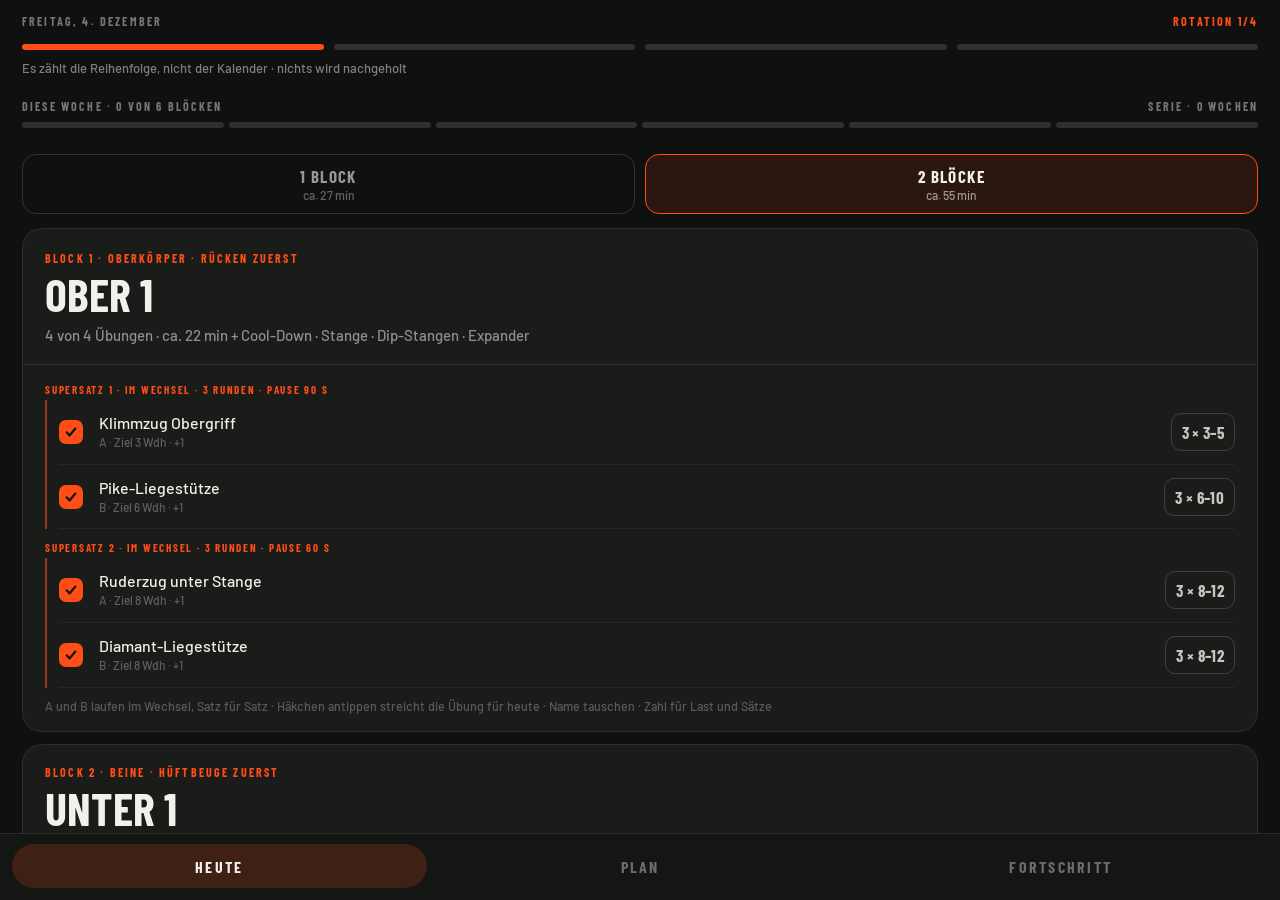
<file: Grundform.html>
<!DOCTYPE html>
<html lang="de">
<head>
<meta charset="utf-8">
<title>Grundform</title>
<meta name="viewport" content="width=device-width, initial-scale=1, viewport-fit=cover, user-scalable=no">
<!-- Vollbild beim Start vom Android-Homescreen ("Zum Startbildschirm hinzufügen") -->
<meta name="mobile-web-app-capable" content="yes">
<meta name="apple-mobile-web-app-capable" content="yes">
<meta name="apple-mobile-web-app-status-bar-style" content="black-translucent">
<meta name="theme-color" content="#0F1110">
<meta name="color-scheme" content="dark">
<link rel="icon" href="data:image/svg+xml,%3Csvg xmlns='http://www.w3.org/2000/svg' viewBox='0 0 64 64'%3E%3Crect width='64' height='64' rx='14' fill='%230F1110'/%3E%3Crect x='14' y='28' width='36' height='8' rx='4' fill='%23FF4D17'/%3E%3C/svg%3E">
<style>
@font-face{font-family:'Barlow';font-style:normal;font-weight:400;font-display:swap;src:url([data-uri]) format('woff2')}
@font-face{font-family:'Barlow';font-style:normal;font-weight:500;font-display:swap;src:url([data-uri]) format('woff2')}
@font-face{font-family:'Barlow';font-style:normal;font-weight:600;font-display:swap;src:url([data-uri]) format('woff2')}
@font-face{font-family:'Barlow';font-style:normal;font-weight:700;font-display:swap;src:url([data-uri]) format('woff2')}
@font-face{font-family:'Barlow Condensed';font-style:normal;font-weight:600;font-display:swap;src:url([data-uri]) format('woff2')}
@font-face{font-family:'Barlow Condensed';font-style:normal;font-weight:700;font-display:swap;src:url([data-uri]) format('woff2')}

/* ── Grundlagen ───────────────────────────────────────────── */
*{box-sizing:border-box}
html,body{margin:0;padding:0;height:100%;overflow:hidden}
body{
  background:#0F1110;color:#F1F0EC;
  font-family:Barlow,system-ui,-apple-system,sans-serif;
  -webkit-tap-highlight-color:transparent;
  -webkit-text-size-adjust:100%;
  overscroll-behavior:none;
  touch-action:manipulation;
  user-select:none;-webkit-user-select:none;
}
#app{
  position:fixed;inset:0;display:flex;flex-direction:column;
  padding-top:env(safe-area-inset-top);
  padding-bottom:env(safe-area-inset-bottom);
  overflow:hidden;
}
.scroll{flex:1;overflow-y:auto;min-height:0;-webkit-overflow-scrolling:touch;overscroll-behavior:contain}
.scroll::-webkit-scrollbar{width:0;height:0}

/* ── Typografie ───────────────────────────────────────────── */
.cd{font-family:'Barlow Condensed',Barlow,system-ui,sans-serif}
.kick{font-family:'Barlow Condensed',Barlow,sans-serif;font-weight:700;font-size:12px;letter-spacing:.18em;text-transform:uppercase;color:rgba(241,240,236,.45)}
.kick-a{color:#FF4D17}
.num{font-variant-numeric:tabular-nums}

/* ── Tap-Feedback (ersetzt style-hover/style-active des Prototyps) ── */
.tap{cursor:pointer;user-select:none;-webkit-user-select:none}
.tap:active{opacity:.72}
.press:active{transform:scale(.985)}
.ring:active{background:rgba(255,255,255,.08)!important;opacity:1}

/* ── Bausteine ────────────────────────────────────────────── */
.card{background:#191C19;border:1px solid rgba(255,255,255,.08);border-radius:20px}
.primary{
  border-radius:18px;background:#FF4D17;display:flex;align-items:center;justify-content:center;
}
.primary span{font-family:'Barlow Condensed',sans-serif;font-weight:700;letter-spacing:.1em;color:#0F1110}
.stepper{
  flex:none;display:flex;align-items:center;justify-content:center;position:relative;
  border:1px solid rgba(255,255,255,.18);
}
.bar-h{width:30px;height:4px;border-radius:2px;background:#F1F0EC}
.bar-v{width:4px;height:30px;border-radius:2px;background:#F1F0EC;position:absolute}
</style>
</head>
<body>
<div id="app"></div>

<script>
"use strict";
/* ════════════════════════════════════════════════════════════
   GRUNDFORM — Calisthenics-Trainingsplan, local-first.
   Portiert aus dem Claude-Design-Prototyp (Grundform.dc.html).
   Kein Server, kein Account: der gesamte Zustand liegt in
   localStorage auf dem Gerät.
   ════════════════════════════════════════════════════════════ */

const ACCENT = '#FF4D17';
const STORE  = 'grundform.session.v2';
const HISTORY_MAX = 200; // ~ zwei Jahre bei 2x/Woche, genug für den Verlauf

/* ── Übungsdatenbank ──────────────────────────────────────────
   Kalibriert auf 30 Liegestütze / 5 Klimmzüge / 12 Dips bei
   86 kg. Kurzhantel-Übungen unter ihrer Reiz-Schwelle
   (Bankdrücken 30, Rudern 25, Schulterdrücken 25 kg) fehlen
   bewusst — dort steht Calisthenics.
   `pattern` steuert, welche Alternativen beim Tauschen
   vorausgewählt werden. `next` ist die Last-Variante, auf die
   die Auto-Progression springt, wenn der Wdh-Bereich oben
   ausgereizt ist. ------------------------------------------- */
const DB = [
  { id:'pullup',        name:'Klimmzug Obergriff',      short:'Klimmzug OG',   pattern:'vpull', label:'Vertikal ziehen',    equip:'Klimmzugstange',      kind:'bw',   unit:'Wiederholungen', cue:'Brust zur Stange, Schulter tief',   rest:90,  lvl:2, next:'pullup-load', prev:'pullup-band' },
  { id:'chinup',        name:'Klimmzug Kammgriff',      short:'Klimmzug KG',   pattern:'vpull', label:'Vertikal ziehen',    equip:'Klimmzugstange',      kind:'bw',   unit:'Wiederholungen', cue:'Ellbogen nach unten ziehen',        rest:90,  lvl:2, next:'pullup-load', prev:'pullup-band' },
  { id:'pullup-load',   name:'Klimmzug mit Zusatzlast', short:'KZ + Last',     pattern:'vpull', label:'Vertikal ziehen',    equip:'Stange + Rucksack',   kind:'load', unit:'Wiederholungen', cue:'Erst ab 5x5 sauber sinnvoll',       rest:120, lvl:3, w:5,  step:2.5, prev:'pullup' },
  { id:'pullup-neg',    name:'Negativ-Klimmzüge',       short:'Negativ-KZ',    pattern:'vpull', label:'Vertikal ziehen',    equip:'Klimmzugstange',      kind:'bw',   unit:'Wiederholungen', cue:'3–5 s langsam ablassen',            rest:90,  lvl:1, prev:'lat-band' },
  { id:'pullup-band',   name:'Klimmzug mit Expander',   short:'KZ Expander',   pattern:'vpull', label:'Vertikal ziehen',    equip:'Stange + Expander',   kind:'bw',   unit:'Wiederholungen', cue:'Hilfe nur in der Startphase',       rest:90,  lvl:1, prev:'pullup-neg' },
  { id:'lat-band',      name:'Expander-Latzug',         short:'Exp. Latzug',   pattern:'vpull', label:'Vertikal ziehen',    equip:'Expander',            kind:'bw',   unit:'Wiederholungen', cue:'Ellbogen zur Hüfte ziehen',         rest:60,  lvl:1 },

  { id:'row-inv',       name:'Ruderzug unter Stange',   short:'Ruderzug BW',   pattern:'hpull', label:'Horizontal ziehen',  equip:'Dip-Stangen',         kind:'bw',   unit:'Wiederholungen', cue:'Körper bleibt ein Brett',           rest:60,  lvl:2, next:'row-inv-feet', prev:'row-inv-bent' },
  { id:'row-inv-feet',  name:'Ruderzug, Füße auf Bank', short:'Ruderz. Bank',  pattern:'hpull', label:'Horizontal ziehen',  equip:'Dip-Stangen + Bank',  kind:'bw',   unit:'Wiederholungen', cue:'Hüfte nicht durchhängen lassen',    rest:60,  lvl:3, prev:'row-inv' },
  { id:'row-inv-bent',  name:'Ruderzug, Knie gebeugt',  short:'Ruderz. leicht',pattern:'hpull', label:'Horizontal ziehen',  equip:'Dip-Stangen',         kind:'bw',   unit:'Wiederholungen', cue:'Füße näher, Hebel kürzer',          rest:60,  lvl:1, prev:'row-band' },
  { id:'row-pendlay',   name:'Pendlay Row',             short:'Pendlay Row',   pattern:'hpull', label:'Horizontal ziehen',  equip:'Langhantel',          kind:'load', unit:'Wiederholungen', cue:'Jede Wdh vom Boden neu starten',    rest:90,  lvl:3, w:40, step:5, prev:'row-inv' },
  { id:'row-band',      name:'Expander-Rudern',         short:'Exp. Rudern',   pattern:'hpull', label:'Horizontal ziehen',  equip:'Expander',            kind:'bw',   unit:'Wiederholungen', cue:'Schulterblätter zuerst',            rest:45,  lvl:1 },

  { id:'pushup-feet',   name:'Liegestütze Füße erhöht', short:'LS Füße hoch',  pattern:'hpush', label:'Horizontal drücken', equip:'Bank',                kind:'bw',   unit:'Wiederholungen', cue:'Bank ca. 40 cm, Körper gerade',     rest:60,  lvl:3, next:'pushup-load', prev:'pushup' },
  { id:'pushup-diamond',name:'Diamant-Liegestütze',     short:'Diamant-LS',    pattern:'hpush', label:'Horizontal drücken', equip:'–',                   kind:'bw',   unit:'Wiederholungen', cue:'Hände unter der Brustmitte',        rest:60,  lvl:3, next:'pushup-load', prev:'pushup' },
  { id:'pushup',        name:'Liegestütze',             short:'Liegestütze',   pattern:'hpush', label:'Horizontal drücken', equip:'–',                   kind:'bw',   unit:'Wiederholungen', cue:'Rumpf fest, Ellbogen 45°',          rest:60,  lvl:2, prev:'pushup-hands' },
  { id:'pushup-hands',  name:'Liegestütze Hände erhöht',short:'LS Hände hoch', pattern:'hpush', label:'Horizontal drücken', equip:'Bank',                kind:'bw',   unit:'Wiederholungen', cue:'Bank unter den Händen',             rest:60,  lvl:1 },
  { id:'pushup-load',   name:'Liegestütze mit Rucksack',short:'LS + Rucksack', pattern:'hpush', label:'Horizontal drücken', equip:'Rucksack',            kind:'load', unit:'Wiederholungen', cue:'Last hoch am Rücken tragen',        rest:60,  lvl:3, w:8,  step:4, prev:'pushup-feet' },

  { id:'dip',           name:'Dips',                    short:'Dips',          pattern:'vpush', label:'Vertikal drücken',   equip:'Dip-Stangen',         kind:'bw',   unit:'Wiederholungen', cue:'Schultern weg von den Ohren',       rest:90,  lvl:2, next:'dip-load', prev:'dip-bench' },
  { id:'dip-load',      name:'Dips mit Zusatzlast',     short:'Dips + Last',   pattern:'vpush', label:'Vertikal drücken',   equip:'Dip-St. + Rucksack',  kind:'load', unit:'Wiederholungen', cue:'Erst ab 3x10 sauber',               rest:90,  lvl:3, w:5,  step:2.5, prev:'dip' },
  { id:'dip-bench',     name:'Bank-Dips',               short:'Bank-Dips',     pattern:'vpush', label:'Vertikal drücken',   equip:'Bank',                kind:'bw',   unit:'Wiederholungen', cue:'Schultern nicht hochziehen',        rest:60,  lvl:1 },
  { id:'pushup-pike',   name:'Pike-Liegestütze',        short:'Pike-LS',       pattern:'vpush', label:'Vertikal drücken',   equip:'–',                   kind:'bw',   unit:'Wiederholungen', cue:'Hüfte hoch, Scheitel zum Boden',    rest:75,  lvl:2, prev:'press-band' },
  { id:'pushup-pike-f', name:'Pike-LS, Füße auf Bank',  short:'Pike-LS hoch',  pattern:'vpush', label:'Vertikal drücken',   equip:'Bank',                kind:'bw',   unit:'Wiederholungen', cue:'Fast senkrechter Oberkörper',       rest:75,  lvl:3, prev:'pushup-pike' },
  { id:'press-band',    name:'Expander-Überkopfdrücken',short:'Exp. Drücken',  pattern:'vpush', label:'Vertikal drücken',   equip:'Expander',            kind:'bw',   unit:'Wiederholungen', cue:'Rippen unten, kein Hohlkreuz',      rest:60,  lvl:1 },

  { id:'squat-bss',     name:'Bulgarian Split Squat',   short:'Bulg. Split',   pattern:'squat', label:'Kniebeuge',          equip:'Kurzhanteln + Bank',  kind:'load', unit:'Wdh je Seite',   cue:'Vorderes Knie über Mittelfuß',      rest:75,  lvl:3, w:16, step:2, prev:'squat-split-bw' },
  { id:'squat-front',   name:'KH-Front-Rack-Kniebeuge', short:'KH Front-Sq.',  pattern:'squat', label:'Kniebeuge',          equip:'Kurzhanteln',         kind:'load', unit:'Wiederholungen', cue:'KH auf Schultern, Rumpf fest',      rest:120, lvl:2, w:18, step:2, prev:'squat-goblet' },
  { id:'stepup',        name:'KH-Step-up auf Bank',     short:'Step-up KH',    pattern:'squat', label:'Kniebeuge',          equip:'Kurzhanteln + Bank',  kind:'load', unit:'Wdh je Seite',   cue:'Nicht hinten abdrücken',            rest:75,  lvl:2, w:14, step:2, prev:'squat-split-bw' },
  { id:'squat-goblet',  name:'Goblet Squat',            short:'Goblet Squat',  pattern:'squat', label:'Kniebeuge',          equip:'Kurzhantel',          kind:'load', unit:'Wiederholungen', cue:'Hantel dicht am Brustbein',         rest:90,  lvl:1, w:20, step:4, prev:'squat-split-bw' },
  { id:'squat-split-bw',name:'Split Squat ohne Last',   short:'Split Squat',   pattern:'squat', label:'Kniebeuge',          equip:'–',                   kind:'bw',   unit:'Wdh je Seite',   cue:'Rumpf senkrecht, tief absetzen',    rest:60,  lvl:1 },

  { id:'dl',            name:'Kreuzheben',              short:'Kreuzheben',    pattern:'hinge', label:'Hüftbeuge',          equip:'Langhantel',          kind:'load', unit:'Wiederholungen', cue:'Stange am Schienbein, Rücken flach',rest:150, lvl:3, w:60, step:5, prev:'rdl-db-1leg' },
  { id:'rdl',           name:'Rumänisches Kreuzheben',  short:'RDL',           pattern:'hinge', label:'Hüftbeuge',          equip:'Langhantel',          kind:'load', unit:'Wiederholungen', cue:'Hüfte zurück, Knie fast fest',      rest:120, lvl:3, w:50, step:5, prev:'rdl-db-1leg' },
  { id:'rdl-db-1leg',   name:'Einbeiniges RDL mit KH',  short:'1-Bein RDL',    pattern:'hinge', label:'Hüftbeuge',          equip:'Kurzhantel',          kind:'load', unit:'Wdh je Seite',   cue:'Hüfte gerade halten',               rest:75,  lvl:2, w:16, step:2, prev:'hinge-bridge' },
  { id:'hinge-bridge',  name:'Hüftheben einbeinig',     short:'Hüftheben 1B',  pattern:'hinge', label:'Hüftbeuge',          equip:'–',                   kind:'bw',   unit:'Wdh je Seite',   cue:'Ferse drücken, Rippen unten',       rest:45,  lvl:1 },
  { id:'hinge-band',    name:'Expander-Good-Morning',   short:'Exp. Hinge',    pattern:'hinge', label:'Hüftbeuge',          equip:'Expander',            kind:'bw',   unit:'Wiederholungen', cue:'Spannung aus dem Gesäß',            rest:60,  lvl:1 },

  { id:'core-hang-knee',name:'Hängendes Knieheben',     short:'Knieheben',     pattern:'core',  label:'Rumpf',              equip:'Klimmzugstange',      kind:'bw',   unit:'Wiederholungen', cue:'Becken kippen, kein Schwung',       rest:60,  lvl:2, next:'core-hang-leg', prev:'core-plank', locked:'Verstärkt die Beckenkippung — erst nach dem Becken-Test' },
  { id:'core-hang-leg', name:'Hängendes Beinheben',     short:'Beinheben',     pattern:'core',  label:'Rumpf',              equip:'Klimmzugstange',      kind:'bw',   unit:'Wiederholungen', cue:'Beine gestreckt, langsam zurück',   rest:60,  lvl:3, prev:'core-hang-knee', locked:'Verstärkt die Beckenkippung — erst nach dem Becken-Test' },
  { id:'core-pallof',   name:'Pallof Press mit Expander',short:'Pallof Press', pattern:'core',  label:'Rumpf',              equip:'Expander',            kind:'bw',   unit:'Wdh je Seite',   cue:'Rumpf gegen Rotation halten',       rest:45,  lvl:2 },
  { id:'core-hollow',   name:'Hollow-Body-Halten',      short:'Hollow Hold',   pattern:'core',  label:'Rumpf',              equip:'–',                   kind:'bw',   unit:'Sekunden',       cue:'Rücken flach am Boden',             rest:45,  lvl:2, prev:'core-plank', locked:'Verstärkt die Beckenkippung — erst nach dem Becken-Test' },
  { id:'core-plank',    name:'Planke',                  short:'Planke',        pattern:'core',  label:'Rumpf',              equip:'–',                   kind:'bw',   unit:'Sekunden',       cue:'Gesäß fest, Becken kippen',         rest:45,  lvl:1, next:'core-sideplank' },
  { id:'core-tilt',     name:'Beckenkippung im Liegen', short:'Beckenkippung', pattern:'core',  label:'Rumpf',              equip:'Bank',                kind:'bw',   unit:'Atemzüge',       cue:'Ausatmen, Rippen senken',           rest:45,  lvl:1, next:'core-deadbug' },
  { id:'core-deadbug',  name:'Dead Bug einbeinig',      short:'Dead Bug',      pattern:'core',  label:'Rumpf',              equip:'–',                   kind:'bw',   unit:'Wdh je Seite',   cue:'Satz endet, wenn der Rücken abhebt', rest:60,  lvl:2, prev:'core-tilt' },
  { id:'core-sideplank',name:'Side Plank',              short:'Side Plank',    pattern:'core',  label:'Rumpf',              equip:'–',                   kind:'bw',   unit:'Sek je Seite',   cue:'Hüfte hoch, Rippen gesenkt',        rest:60,  lvl:2, prev:'core-plank' },

  { id:'rdelt-face',    name:'Expander Face Pull',      short:'Face Pull',     pattern:'rdelt', label:'Hintere Schulter',   equip:'Expander',            kind:'bw',   unit:'Wiederholungen', cue:'Hände zu den Ohren, Ellbogen hoch', rest:45,  lvl:2, prev:'rdelt-pullapart' },
  { id:'rdelt-fly',     name:'KH Reverse Fly',          short:'Reverse Fly',   pattern:'rdelt', label:'Hintere Schulter',   equip:'Kurzhanteln',         kind:'load', unit:'Wiederholungen', cue:'Nur Schulterblätter arbeiten',      rest:45,  lvl:2, w:8,  step:2, prev:'rdelt-face' },
  { id:'rdelt-pullapart',name:'Expander Pull-Apart',    short:'Pull-Apart',    pattern:'rdelt', label:'Hintere Schulter',   equip:'Expander',            kind:'bw',   unit:'Wiederholungen', cue:'Arme fast gestreckt lassen',        rest:45,  lvl:1 },

  { id:'delt-lat',      name:'KH Seitheben',            short:'Seitheben',     pattern:'delt',  label:'Seitliche Schulter', equip:'Kurzhanteln',         kind:'load', unit:'Wiederholungen', cue:'Ellbogen führt, nicht die Hand',    rest:45,  lvl:2, w:8,  step:2, prev:'delt-band' },
  { id:'delt-band',     name:'Expander Seitheben',      short:'Exp. Seitheb.', pattern:'delt',  label:'Seitliche Schulter', equip:'Expander',            kind:'bw',   unit:'Wiederholungen', cue:'Ellbogen führt, nicht die Hand',    rest:45,  lvl:1 },

  { id:'curl-db',       name:'KH Bizeps-Curl',          short:'KH Curl',       pattern:'arm',   label:'Armbeuger',          equip:'Kurzhanteln',         kind:'load', unit:'Wiederholungen', cue:'Ellbogen bleibt am Rumpf',          rest:45,  lvl:2, w:14, step:2, prev:'curl-band' },
  { id:'curl-band',     name:'Expander-Curl',           short:'Exp. Curl',     pattern:'arm',   label:'Armbeuger',          equip:'Expander',            kind:'bw',   unit:'Wiederholungen', cue:'Ellbogen bleibt am Rumpf',          rest:45,  lvl:1 },
];
const byId = id => DB.find(e => e.id === id);

/* ── Die vier Blöcke (CR-004) ─────────────────────────────────
   Baukasten statt Ober/Unter-Einheiten: vier Blöcke à ~17–21 min
   in Rotation Ober 1 → Unter 1 → Ober 2 → Unter 2 → Ober 1. Pro Tag
   1 Block (Minimum) oder 2 – zwei hintereinander sind durch die
   Rotation immer Ober + Unter, also Ganzkörper. Es zählt die
   Reihenfolge, nicht der Kalender. Nichts wird nachgeholt.
   Jeder Block: zwei Antagonisten-Supersätze à 3 Runden. `rest` am
   b-Slot ist die Pause nach der Runde und schlägt die Pause aus
   dem Katalog – sonst bekäme Kreuzheben die 45 s vom Face Pull.
   `lo`/`hi` ist der Wdh-Zielbereich, `reps` das aktuelle Ziel.
   `warm` sind die Aufwärm-Schritte. `for` bindet einen Schritt an
   eine Übung – ist sie gestrichen, entfällt der Schritt. `ramp`
   rechnet die aktuelle Arbeitslast dieser Übung in den Text ein.
   Schritte ohne `for`/`ramp` sind allgemeines Aufwärmen und
   entfallen beim zweiten Block des Tages.
   `cool` sind die Cool-Down-Schritte – nur nach dem letzten Block
   des Tages, optional, ohne Tracking. ------------------------- */
const COOL_OBER = [
  { text:'Brust an Türrahmen oder Dip-Stange, 2 × 45 s je Seite' },
  { text:'Brustwirbelsäule über die Bank, 60–90 s', note:'Minimum bei Zeitnot' },
  { text:'Passiver Hang an der Stange, 2 × 30 s' },
];
const COOL_UNTER = [
  { text:'Hüftbeuger im Ausfallschritt, 2 × 45 s je Seite', note:'Minimum bei Zeitnot' },
  { text:'Tiefe Hocke halten, 60 s' },
  { text:'Ischios auf der Bank, 2 × 45 s je Seite', note:'Ferse auf die Bank, Rücken gerade, aus der Hüfte bewegen' },
];
const SESSIONS = [
  { id:'o1', name:'OBER 1', kick:'Oberkörper · Rücken zuerst', mins:22, warmMins:3, coolMins:5,
    gear:'Stange · Dip-Stangen · Expander',
    slots:[
      { exId:'pullup',        role:'Supersatz 1a', sets:3, lo:3,  hi:5,  reps:3,  w:0,  prog:'reps' },
      { exId:'pushup-pike',   role:'Supersatz 1b', sets:3, lo:6,  hi:10, reps:6,  w:0,  prog:'reps', rest:90 },
      { exId:'row-inv',       role:'Supersatz 2a', sets:3, lo:8,  hi:12, reps:8,  w:0,  prog:'reps' },
      { exId:'pushup-diamond',role:'Supersatz 2b', sets:3, lo:8,  hi:12, reps:8,  w:0,  prog:'reps', rest:60 },
    ],
    warm:[
      { text:'15 Pull-Apart, dann Schulter-Außenrotation mit Expander, 15 Wdh', note:'Ellbogen bleiben am Körper' },
      { text:'30 s an der Stange hängen, dann 2 Klimmzüge nur negativ, je 3 s ablassen', for:'pullup' },
      { text:'5 Pike-Liegestütze mit halbem Weg', for:'pushup-pike' },
    ],
    cool: COOL_OBER },
  { id:'u1', name:'UNTER 1', kick:'Beine · Hüftbeuge zuerst', mins:28, warmMins:4, coolMins:7,
    gear:'Langhantel · Kurzhanteln · Bank · Expander',
    slots:[
      { exId:'dl',            role:'Supersatz 1a', sets:3, lo:5,  hi:5,  reps:5,  w:60, prog:'weight' },
      { exId:'rdelt-face',    role:'Supersatz 1b', sets:3, lo:12, hi:15, reps:12, w:0,  prog:'reps', rest:120 },
      { exId:'squat-bss',     role:'Supersatz 2a', sets:3, lo:8,  hi:10, reps:8,  w:16, prog:'weight' },
      { exId:'curl-db',       role:'Supersatz 2b', sets:3, lo:8,  hi:12, reps:8,  w:14, prog:'weight', rest:60 },
    ],
    warm:[
      { text:'10 Hüftheben zweibeinig, dann 10 Hüftkreise je Seite' },
      { text:'Kreuzheben-Aufbausätze: 5 Wdh leere Stange', ramp:'dl' },
      { text:'8 Split Squats ohne Last je Seite', for:'squat-bss' },
    ],
    cool: COOL_UNTER },
  { id:'o2', name:'OBER 2', kick:'Oberkörper · Brust zuerst', mins:22, warmMins:3, coolMins:5,
    gear:'Dip-Stangen · Stange · Bank · Langhantel',
    slots:[
      { exId:'dip',           role:'Supersatz 1a', sets:3, lo:6,  hi:8,  reps:6,  w:0,  prog:'reps' },
      { exId:'chinup',        role:'Supersatz 1b', sets:3, lo:4,  hi:6,  reps:4,  w:0,  prog:'reps', rest:90 },
      { exId:'pushup-feet',   role:'Supersatz 2a', sets:3, lo:8,  hi:12, reps:8,  w:0,  prog:'reps' },
      { exId:'row-pendlay',   role:'Supersatz 2b', sets:3, lo:5,  hi:8,  reps:5,  w:40, prog:'weight', rest:60 },
    ],
    warm:[
      { text:'15 Pull-Apart mit dem Expander, dann 10 Wandengel' },
      { text:'8 Liegestütze mit Händen auf der Bank, dann 5 Dips mit halbem Weg', for:'dip' },
      { text:'Pendlay-Aufbausätze: 8 Wdh leere Stange', ramp:'row-pendlay' },
    ],
    cool: COOL_OBER },
  { id:'u2', name:'UNTER 2', kick:'Beine · Kniebeuge zuerst', mins:26, warmMins:3, coolMins:7,
    gear:'Kurzhanteln · Langhantel · Expander',
    slots:[
      { exId:'squat-front',   role:'Supersatz 1a', sets:3, lo:6,  hi:8,  reps:6,  w:18, prog:'weight' },
      { exId:'core-pallof',   role:'Supersatz 1b', sets:3, lo:10, hi:12, reps:10, w:0,  prog:'reps', rest:120 },
      { exId:'rdl',           role:'Supersatz 2a', sets:3, lo:8,  hi:10, reps:8,  w:50, prog:'weight' },
      { exId:'delt-lat',      role:'Supersatz 2b', sets:3, lo:12, hi:15, reps:12, w:8,  prog:'weight', rest:60 },
    ],
    warm:[
      { text:'10 Hüftkreise je Seite, dann 10 Kniebeugen ohne Last, 3 s abwärts' },
      { text:'Front-Rack-Kniebeugen zum Einfühlen', ramp:'squat-front', join:': 5 Wdh mit ' },
      { text:'5 RDL mit leerer Stange', for:'rdl' },
    ],
    cool: COOL_UNTER },
  /* Läuft außerhalb der Rotation (CR-003 §6): 2–3× pro Woche,
     verschiebt Ober/Unter nicht. Kein Aufwärmen und kein Cool-Down —
     die Einheit ist selbst Mobility-Arbeit. */
  { id:'rumpf', name:'RUMPF', kick:'Becken und Rumpf · außer der Reihe', mins:16,
    warmMins:0, coolMins:0, extra:true,
    gear:'Boden · Bank · Matte oder Handtuch',
    slots:[
      { exId:'core-deadbug',  role:'einzeln',      sets:3, lo:6,  hi:10, reps:8,  w:0, prog:'reps' },
      { exId:'core-tilt',     role:'Supersatz 1a', sets:3, lo:4,  hi:8,  reps:5,  w:0, prog:'reps' },
      { exId:'core-sideplank',role:'Supersatz 1b', sets:3, lo:25, hi:40, reps:30, w:0, prog:'reps' },
    ],
    warm:[], cool:[] },
];
const freshPlans = () => SESSIONS.map(s => s.slots.map(x => ({ ...x })));

/* ── Zustand ──────────────────────────────────────────────────
   `rot` ist die Position in der Rotation, `plans` hält die
   angepassten Slots aller vier Einheiten. ------------------- */
/* `cfg.n` ist die Zahl aufeinanderfolgender Einheiten am Rand des
   Zielbereichs, ab der die Schwierigkeit springt. `cfg.bw` ist das
   Körpergewicht – es geht NUR in den Fortschritts-Score ein, nie in
   die Trainingslasten. */
/* `cfg.weekGoal` ist das Wochenziel in Blöcken (Mo–So) für Zähler
   und Serie auf dem Heute-Screen. */
const CFG_DEFAULT = { n:2, bw:86, weekGoal:6 };
/* `blocks` ist die Wahl auf dem Heute-Screen: 1 oder 2 Blöcke. */
let S = {
  tab:'heute', rot:0, sel:null, live:null, sheet:null, draft:null, pick:null, pick2:null, blocks:2,
  plans: freshPlans(), history:[], suggest:[], notes:[], cfg:{ ...CFG_DEFAULT },
};

/* ── Migration Ober/Unter → Blöcke (CR-004) ──────────────────
   `PLAN_VER` 2 = Blockmodell. Ältere Stände tragen keinen
   `planVer`. Die Blöcke laufen mit ihrer eigenen Übungsauswahl;
   übernommen wird der Stand (Wdh, Last, Streaks) je Übung:
   1. Der alte Slot laut OLD_MAP, wenn dort dieselbe Übung steht
      oder eine Variante aus ihrer Kette (`next` immer, `prev` nur
      zwischen Körpergewichts-Übungen – sonst würde Hüftheben den
      Kreuzheben-Slot übernehmen).
   2. Sonst irgendein noch freier alter Slot mit genau der Übung
      (von Hand getauschte Übungen landen so im richtigen Block).
   3. Sonst die Startwerte des Blocks.
   Dieselbe Familien-Regel ordnet die alten Verlaufseinträge den
   Block-Slots zu, damit die Fortschritts-Kurven nicht abreißen. */
const PLAN_VER = 2;
const OLD_IDS = ['oberA', 'unterA', 'oberB', 'unterB'];
const OLD_MAP = {
  oberA:  ['o1#0', 'o2#0', 'o1#2', 'o2#2', 'u1#1'],
  unterA: ['u1#0', 'u1#2', null,   null,   'u2#3'],
  oberB:  ['o2#1', 'o1#1', 'o2#3', 'o1#3', 'u1#3'],
  unterB: ['u2#0', 'u2#2', null,   null,   'u2#1'],
};
const BLOCK_KEYS = SESSIONS.filter(x => !x.extra).flatMap(x => x.slots.map((_, k) => x.id + '#' + k));
const defOf = nk => { const [sid, k] = nk.split('#'); return SESSIONS.find(x => x.id === sid).slots[+k].exId; };
function chainIds(id, dir){
  const out = [], seen = new Set([id]);
  for (let e = byId(id); e && e[dir] && !seen.has(e[dir]); e = byId(e[dir])) { seen.add(e[dir]); out.push(e[dir]); }
  return out;
}
function sameFamily(defId, id){
  if (id === defId) return true;
  if (chainIds(defId, 'next').includes(id)) return true;
  const d = byId(defId), c = byId(id);
  return !!(d && c && d.kind === 'bw' && c.kind === 'bw' && chainIds(defId, 'prev').includes(id));
}
function migratePlans(old){
  const fresh = freshPlans();
  const oldAt = ok => { const [sid, j] = ok.split('#'); const oi = OLD_IDS.indexOf(sid); return old[oi] && old[oi][+j]; };
  const newSrc = {};
  OLD_IDS.forEach(sid => OLD_MAP[sid].forEach((nk, j) => { if (nk) newSrc[nk] = sid + '#' + j; }));
  const allOld = OLD_IDS.flatMap((sid, oi) => (old[oi] || []).map((_, j) => sid + '#' + j));
  const pick = {}, used = new Set();
  BLOCK_KEYS.forEach(nk => {
    const src = newSrc[nk], o = src && oldAt(src);
    if (o && sameFamily(defOf(nk), o.exId)) { pick[nk] = src; used.add(src); }
  });
  BLOCK_KEYS.forEach(nk => {
    if (pick[nk]) return;
    const src = allOld.find(ok => !used.has(ok) && oldAt(ok) && oldAt(ok).exId === defOf(nk));
    if (src) { pick[nk] = src; used.add(src); }
  });
  Object.entries(pick).forEach(([nk, src]) => {
    const [sid, k] = nk.split('#');
    const si = SESSIONS.findIndex(x => x.id === sid);
    const f = fresh[si][+k];
    const slot = { ...oldAt(src), role:f.role, sets:f.sets };
    delete slot.rest;
    if (f.rest) slot.rest = f.rest;
    fresh[si][+k] = slot;
  });
  /* Rumpf-Einheit stand schon vorher an Index 4. */
  const ri = SESSIONS.findIndex(x => x.extra);
  if (Array.isArray(old[4]) && old[4].length) fresh[ri] = old[4];
  return fresh;
}

/* `rot` ist die Position in der Ober/Unter-Rotation. `sel` zeigt auf
   eine Einheit außerhalb davon (die Rumpf-Einheit) und ist sonst null.
   ROT_N zählt nur die Rotations-Einheiten – Extras verschieben sie nicht. */
const ROT_N     = SESSIONS.filter(x => !x.extra).length;
const selIdx    = () => (S.live ? S.live.si : (S.sel != null ? S.sel : S.rot));
const sess      = () => SESSIONS[selIdx()];
const curSlots  = () => S.plans[selIdx()];
const nextSi    = () => (S.rot + 1) % ROT_N;
const nextSess  = () => SESSIONS[nextSi()];
/* Block 2 des Tages (`b:2` im Sheet) hängt an der nächsten Position
   der Rotation, Block 1 an der gewählten. */
const sheetSi   = () => (S.sheet && S.sheet.b === 2 ? nextSi() : selIdx());
let timer = null;
let wakeLock = null;
const scrollMemo = {};

function screenKey(){ return S.live ? 'live' : S.tab; }

function persist(){
  try {
    localStorage.setItem(STORE, JSON.stringify({ planVer:PLAN_VER, blocks:S.blocks, tab:S.tab, rot:S.rot, sel:S.sel, live:S.live, plans:S.plans,
      pick:S.pick, pick2:S.pick2, history:S.history, suggest:S.suggest, notes:S.notes, cfg:S.cfg }));
  } catch(e){}
}
function restore(){
  try {
    const raw = localStorage.getItem(STORE);
    if (!raw) return;
    const s = JSON.parse(raw);
    if (!s) return;
    S.tab   = s.tab || 'heute';
    S.rot   = (typeof s.rot === 'number' && s.rot >= 0 && s.rot < ROT_N) ? s.rot : 0;
    S.sel   = (typeof s.sel === 'number' && s.sel >= 0 && s.sel < SESSIONS.length) ? s.sel : null;
    const fresh = freshPlans();
    const okPlans = Array.isArray(s.plans) && s.plans.every(p => Array.isArray(p) && p.length);
    const migrate = okPlans && s.planVer !== PLAN_VER;
    S.plans = !okPlans ? fresh
            : migrate  ? migratePlans(s.plans)
            :            fresh.map((f, i) => s.plans[i] || f);
    S.blocks = s.blocks === 1 ? 1 : 2;
    S.pick  = Array.isArray(s.pick) && s.pick.length
              ? s.pick.filter(i => Number.isInteger(i) && i >= 0 && i < S.plans[S.rot].length)
              : null;
    const n2 = S.plans[(S.rot + 1) % ROT_N].length;
    S.pick2 = Array.isArray(s.pick2) && s.pick2.length
              ? s.pick2.filter(i => Number.isInteger(i) && i >= 0 && i < n2)
              : null;
    S.history = Array.isArray(s.history) ? s.history.slice(-HISTORY_MAX) : [];
    S.suggest = Array.isArray(s.suggest) ? s.suggest : [];
    S.notes   = Array.isArray(s.notes) ? s.notes : [];
    S.cfg = { ...CFG_DEFAULT, ...(s.cfg && typeof s.cfg === 'object' ? s.cfg : {}) };
    S.live  = s.live || null;
    /* Einheit von vor dem Aufwärm-Update: kein `phase` gespeichert.
       Nicht ins Aufwärmen zurückwerfen. */
    if (S.live && !S.live.phase) { S.live.phase = 'work'; S.live.warm = S.live.warm || []; }
    if (S.live && S.live.resting) {
      // Pause läuft nach Wall-Clock weiter – auch wenn Android die App
      // zwischendurch eingefroren oder der Nutzer neu geladen hat.
      const left = Math.ceil(((S.live.restEnd || 0) - Date.now()) / 1000);
      if (left > 0) { S.live.rest = left; }
      else { S.live.resting = false; S.live.rest = 0; }
    }
    /* Nach der Migration passen Rotation, Auswahl, Vorschläge und
       eine laufende Einheit nicht mehr zu den Indizes – neu ab Ober 1. */
    if (migrate) {
      Object.assign(S, { rot:0, sel:null, pick:null, pick2:null, suggest:[], live:null });
      persist();
    }
    // Gesamtzeit läuft ebenfalls weiter, also Timer wieder anwerfen.
    if (S.live && !S.live.done) startTimer();
  } catch(e){}
}

function set(patch){
  Object.assign(S, patch);
  persist();
  render();
}

/* ── Bildschirm wachhalten + Haptik ───────────────────────── */
async function acquireWakeLock(){
  try {
    if ('wakeLock' in navigator && !wakeLock) {
      wakeLock = await navigator.wakeLock.request('screen');
      wakeLock.addEventListener('release', () => { wakeLock = null; });
    }
  } catch(e){}
}
function releaseWakeLock(){
  try { if (wakeLock) { wakeLock.release(); wakeLock = null; } } catch(e){}
}
document.addEventListener('visibilitychange', () => {
  if (document.visibilityState === 'visible') {
    if (S.live) acquireWakeLock();
    if (S.live && S.live.resting) tick();   // nach dem Aufwachen sofort korrigieren
  }
});
function buzz(p){ try { navigator.vibrate && navigator.vibrate(p); } catch(e){} }

/* ── Ableitungen ──────────────────────────────────────────── */
const num = v => String(v).replace('.', ',');
const range = s => (s.lo === s.hi ? String(s.lo) : s.lo + '–' + s.hi);

function slotView(s){
  const ex = byId(s.exId);
  const load = ex.kind === 'load'
    ? num(s.w) + ' kg'
    : (s.w > 0 ? '+' + num(s.w) + ' kg Rucksack' : 'Körpergewicht');
  return {
    ...ex, sets:s.sets, target:s.reps, lo:s.lo, hi:s.hi, w:s.w, prog:s.prog, role:s.role,
    rest: s.rest || ex.rest, load,
    scheme: s.sets + ' × ' + range(s) +
            (ex.kind === 'load' ? ' · ' + num(s.w) + ' kg' : (s.w > 0 ? ' · +' + num(s.w) + ' kg' : '')),
    detail: load + ' · ' + ex.cue,
  };
}
/* `slotIdx` ist der Index der Übung in der Einheit – nicht im
   Live-Plan. Nur damit findet die Progression nach einer
   gekürzten Einheit die richtige Übung wieder. */
function buildPlan(idx){
  const sl = curSlots();
  return idx.map(i => {
    /* „Supersatz 1a" → pair '1', pos 'a'. Einzelübungen haben kein
       Paar und laufen wie bisher Satz für Satz durch. */
    const m = /Supersatz\s*(\d+)([ab])/i.exec(sl[i].role || '');
    return { ...slotView(sl[i]), slotIdx:i, pair: m ? m[1] : null, pos: m ? m[2] : null };
  });
}
/* Gewählte Übungen der nächsten Einheit, Default alle. */
function pickIdx(si = selIdx(), src = S.pick){
  const n = S.plans[si].length;
  const p = (src || []).filter(i => i >= 0 && i < n);
  return p.length ? [...p].sort((a, b) => a - b) : S.plans[si].map((_, i) => i);
}
const sameIdx = (a, b) => a.length === b.length && a.every((x, i) => x === b[i]);
const setsOf  = (idx, si = selIdx()) => idx.reduce((a, i) => a + S.plans[si][i].sets, 0);

/* ── Zeitschätzung (Feedback Punkt 4) ─────────────────────────
   Modellwert je Block (`mins`, ohne Cool-Down) aus realistischen
   Satzzeiten: Satz 20–35 s (einbeinig/je Seite 55–80 s), 10 s
   Eintragen, 45 s Wechsel, volle Pause nach jeder Runde und nach
   dem Paar, 1–1,5 min Aufbau (Scheiben, Hanteln, Band). Die alten
   Schätzungen rechneten mit 10–30 s pro Satz ohne Eintragen und
   Aufbau und lagen deshalb ~15 min unter der Messung.
   Sobald zwei vollständige Durchgänge eines Blocks gemessen sind,
   gilt der Median der letzten fünf (`workMs` = Block ohne
   Cool-Down) statt des Modells. */
const CHAIN_SAVE = 2;   // zweiter Block: allgemeines Aufwärmen entfällt
function blockMins(se){
  const xs = S.history
    .filter(h => h.sessionId === se.id && h.workMs > 0 && h.doneSets >= h.totalSets)
    .slice(-5).map(h => h.workMs / 60000).sort((a, b) => a - b);
  return xs.length >= 2 ? Math.round(xs[Math.floor(xs.length / 2)]) : se.mins;
}
/* Freie Auswahl wird über die Satzzahl skaliert. */
function estMins(idx, si = selIdx()){
  const se = SESSIONS[si], all = S.plans[si].map((_, i) => i);
  const m = blockMins(se);
  if (sameIdx(idx, all)) return m;
  const w = se.warmMins || 3;
  return w + Math.round((m - w) * setsOf(idx, si) / Math.max(1, setsOf(all, si)));
}
/* Echter Meilenstein einer Übung: wo im Zielbereich sie steht und
   was als nächstes ansteht. Ersetzt die früher fest verdrahteten
   Ladder-/Chart-Daten – dieselbe Logik wie der „auto"-Hinweis auf
   dem Heute-Screen, nur für die Kachel-Darstellung. */
function milestoneOf(slot){
  const ex = byId(slot.exId);
  if (slot.reps < slot.hi) {
    return {
      name: ex.name,
      big: slot.reps + ' von ' + slot.hi,
      sub: 'noch ' + (slot.hi - slot.reps) + ' Wdh bis zur nächsten Stufe',
      pct: Math.round((slot.reps - slot.lo) / Math.max(1, slot.hi - slot.lo) * 100),
    };
  }
  const nx = chainStep(ex, 'next');
  return {
    name: ex.name,
    big: ex.kind === 'load' ? num(slot.w) + ' kg' : slot.reps + ' ' + unitOf(ex),
    sub: slot.prog === 'weight' ? 'nächste Einheit +' + num(ex.step || 2.5) + ' kg'
         : nx ? 'nächste Einheit: ' + nx.name
         : 'Bereich ausgereizt',
    pct: 100,
  };
}

/* Verlaufseintrag beim Abschluss einer Einheit. Übungen werden per
   `exId` statt Plan-/Slot-Index gespeichert – der Verlauf muss auch
   dann lesbar bleiben, wenn sich der Katalog später ändert. */
function historyEntry(l){
  const skipped = new Set(l.skipped || []);
  const exs = l.plan.map((p, i) => {
    if (skipped.has(i)) return null;
    const reps = l.log.filter(x => x.ex === i).map(x => x.reps);
    if (!reps.length) return null;
    return { id:p.id, short:p.short, kind:p.kind, lvl:p.lvl, w:p.w, reps, slotIdx:p.slotIdx };
  }).filter(Boolean);
  return {
    ts: Date.now(), session: sess().name, sessionId: sess().id,
    /* Die beim Abschluss eingefrorene Dauer – nicht neu rechnen,
       sonst zählt die Zeit auf dem Abschluss-Screen mit. */
    /* `startedAt` ist der Start des Trainingstags (Gesamt-Timer),
       `blockAt` der Start dieses Blocks – gespeichert wird die
       Dauer des Blocks. */
    durMs: !l.startedAt ? null
         : (l.durMs != null ? l.startedAt + l.durMs : Date.now()) - (l.blockAt || l.startedAt),
    /* Arbeitszeit des Blocks ohne Cool-Down – Grundlage der
       gemessenen Zeitschätzung. */
    workMs: !l.startedAt ? null
         : (l.coolAt || (l.durMs != null ? l.startedAt + l.durMs : Date.now())) - (l.blockAt || l.startedAt),
    doneSets: l.log.length, totalSets: l.plan.reduce((a, p) => a + p.sets, 0),
    exCount: exs.length, planCount: l.plan.length,
    skipped: [...skipped].map(i => l.plan[i].short),
    /* `ex` trägt jede gemachte Übung – Voraussetzung für die
       Zeitreihen. Früher wurde alles außer `anchor` verworfen. */
    ex: exs,
    anchor: exs.find(e => e.slotIdx === 0) || null,
  };
}

/* ── Aufwärmen ────────────────────────────────────────────────
   Aufbausätze werden aus der heutigen Arbeitslast gerechnet, nicht
   fest hinterlegt: Langhantel 65 % (auf 2,5 kg), Kurzhantel 45 %
   (auf 2 kg). Das reproduziert die Werte aus dem Trainingsplan
   (60→40, 40→25, 18→8) und bleibt korrekt, wenn die Progression
   die Lasten verschiebt. Landet der Aufbausatz auf oder unter dem
   Stangengewicht, entfällt er – die leere Stange steht schon im
   Schritt-Text. */
const BAR_KG = 20;
function rampLoad(plan, exId){
  /* Plan-Einträge kommen aus slotView() und tragen die Katalog-`id`,
     nicht `exId`. */
  const p = plan.find(x => x.id === exId);
  if (!p || p.kind !== 'load' || !p.w) return null;
  const bar = /Langhantel/.test(p.equip);
  const grid = bar ? 2.5 : 2;
  const val  = Math.round(p.w * (bar ? 0.65 : 0.45) / grid) * grid;
  if (bar && val <= BAR_KG) return null;
  if (!val) return null;
  return bar ? num(val) + ' kg' : '2 × ' + num(val) + ' kg';
}

/* Aufwärm-Schritte für den tatsächlich gewählten Plan. Schritte zu
   gestrichenen Übungen fallen weg. */
function buildWarm(plan, chained){
  const steps = sess().warm || [];
  return steps.map(s => {
    const link = s.for || s.ramp;
    if (chained && !link) return null;
    if (link && !plan.some(p => p.id === link)) return null;
    if (!s.ramp) return { text:s.text, done:false };
    const r = rampLoad(plan, s.ramp);
    return { text: s.text + (r ? (s.join || ', dann 5 Wdh mit ') + r : ''), note:s.note || '', done:false };
  }).filter(Boolean);
}

/* Cool-Down-Schritte für den tatsächlich gewählten Plan. Gleiches
   `for`-Prinzip wie beim Aufwärmen, kein `ramp` – das Cool-Down
   trägt keine Last. */
function buildCool(plan){
  const steps = sess().cool || [];
  return steps.map(s => {
    if (s.for && !plan.some(p => p.id === s.for)) return null;
    return { text:s.text, note:s.note || '', done:false };
  }).filter(Boolean);
}

/* Nach der letzten Übung: ins Cool-Down, wenn die Einheit welche
   hat, sonst direkt in den Abschluss-Screen. Nur im zweiten Fall
   wird das Wake Lock schon hier freigegeben – während des
   Cool-Downs soll der Bildschirm an bleiben, auch ohne Berührung
   (40-s-Halten liest sich sonst nicht ab). */
function coolOrDone(plan, extra, l){
  /* Zweiter Block geplant: Übergang statt Cool-Down. */
  if (l && l.chain > 0 && !sess().extra) return { ...extra, phase:'next', resting:false };
  const cool = buildCool(plan);
  if (cool.length) return { ...extra, phase:'cool', cool, resting:false, coolAt: Date.now() };
  releaseWakeLock();
  return { ...extra, done:true, resting:false, durMs: l && l.startedAt ? Date.now() - l.startedAt : null };
}

/* ── Fortschritt: Score, Baseline, Chart ──────────────────────
   Score je Übung und Session: Wiederholungen mal Schwierigkeit.
   Die Zusatzlast wird am Körpergewicht relativiert, damit
   Körpergewichts- und Lastübungen auf einer Skala liegen; der
   Stufenfaktor fängt Variantenwechsel auf (Liegestütze → Füße
   erhöht ist mehr Arbeit bei gleicher Wdh-Zahl). */
const LVL_F = { 1:0.85, 2:1.0, 3:1.15 };
const BASE_DAYS = 28;

function exScore(e, cfg){
  const reps = (e.reps || []).reduce((a, b) => a + b, 0);
  const bw = (cfg && cfg.bw) || 86;
  return reps * (1 + (e.w || 0) / bw) * (LVL_F[e.lvl] || 1);
}

/* Nur Einträge mit `ex` taugen für Zeitreihen – alles von vor der
   Umstellung wird übersprungen. */
const histEx = () => S.history.filter(h => Array.isArray(h.ex) && h.ex.length);

/* Reihen hängen am SLOT (Einheit + Position), nicht an der
   Übungs-ID: sonst reißt die Linie genau dort ab, wo die
   Progression eine Stufe zieht – aus Klimmzug wird
   Klimmzug-mit-Zusatzlast und damit eine neue ID. Der Slot bleibt
   derselbe, also bleibt die Reihe zusammenhängend und der
   Stufenwechsel wird als Marker sichtbar statt als Abbruch. */
/* Alte Ober/Unter-Einträge laufen auf den Block-Slot ihrer
   Übungsfamilie – zuerst der Slot laut OLD_MAP, sonst der erste
   passende. Ohne Treffer bleibt der alte Schlüssel (eigene Kurve). */
const keyMemo = new Map();
const slotKey = (h, e) => {
  const k = h.sessionId + '#' + e.slotIdx;
  const m = OLD_MAP[h.sessionId];
  if (!m) return k;
  const mk = k + '#' + e.id;
  if (!keyMemo.has(mk)) {
    const pos = m[e.slotIdx];
    keyMemo.set(mk, pos && sameFamily(defOf(pos), e.id) ? pos
                    : BLOCK_KEYS.find(nk => sameFamily(defOf(nk), e.id)) || k);
  }
  return keyMemo.get(mk);
};

function exSeries(key, cfg){
  const out = [];
  histEx().forEach(h => {
    (h.ex || []).forEach(e => {
      if (slotKey(h, e) !== key) return;
      const prev = out[out.length - 1];
      out.push({
        ts: h.ts, y: exScore(e, cfg), w: e.w, id: e.id, short: e.short,
        mark: !!prev && (prev.w !== e.w || prev.id !== e.id),
      });
    });
  });
  return out;
}

/* Alle Slots mit Historie, neueste zuerst. Label ist der Name der
   Übung, die dort zuletzt stand. */
function chartSlots(){
  const seen = new Map();
  [...histEx()].reverse().forEach(h => (h.ex || []).forEach(e => {
    const k = slotKey(h, e);
    if (!seen.has(k)) seen.set(k, { key:k, label:e.short, session:h.session });
  }));
  return [...seen.values()];
}

/* Workout-Proxy: je Slot die prozentuale Abweichung von seiner
   rollierenden 4-Wochen-Baseline, dann der Mittelwert darüber.
   Baseline ebenfalls über den Slot – ein Stufenwechsel soll den
   Score nicht als Einbruch verfälschen. */
function proxySeries(cfg){
  const hs = histEx();
  const out = [];
  hs.forEach((h, i) => {
    const pcts = [];
    (h.ex || []).forEach(e => {
      const k = slotKey(h, e);
      const vals = [];
      hs.slice(0, i).forEach(x => {
        if (x.ts < h.ts - BASE_DAYS * 864e5) return;
        (x.ex || []).forEach(y => { if (slotKey(x, y) === k) vals.push(exScore(y, cfg)); });
      });
      if (!vals.length) return;
      const base = vals.reduce((a, b) => a + b, 0) / vals.length;
      if (base > 0) pcts.push((exScore(e, cfg) - base) / base * 100);
    });
    if (pcts.length) out.push({ ts: h.ts, y: pcts.reduce((a, b) => a + b, 0) / pcts.length, n: pcts.length });
  });
  return out;
}

/* Inline-SVG-Liniendiagramm. Skaliert über viewBox, deshalb ohne
   Breitenmessung im JS. `zero` zeichnet eine Nulllinie, wenn die
   Reihe negative Werte haben kann. */
function chart(pts, opts){
  const o = opts || {};
  if (!pts.length) return '<div style="font:500 14px/1.5 Barlow,sans-serif;color:rgba(241,240,236,.4)">Noch keine Daten.</div>';
  const W = 300, H = 90, pad = 6;
  const xs = pts.map(p => p.ts);
  const ys = pts.map(p => p.y);
  let lo = Math.min(...ys), hi = Math.max(...ys);
  if (o.zero) { lo = Math.min(lo, 0); hi = Math.max(hi, 0); }
  if (hi - lo < 1e-6) { lo -= 1; hi += 1; }
  const x0 = Math.min(...xs), x1 = Math.max(...xs);
  const px = t => pad + (x1 === x0 ? (W - 2 * pad) / 2 : (t - x0) / (x1 - x0) * (W - 2 * pad));
  const py = v => H - pad - (v - lo) / (hi - lo) * (H - 2 * pad);
  const line = pts.map(p => px(p.ts).toFixed(1) + ',' + py(p.y).toFixed(1)).join(' ');
  const zeroY = py(0).toFixed(1);
  return `
<svg viewBox="0 0 ${W} ${H}" preserveAspectRatio="none" style="width:100%;height:90px;display:block" aria-hidden="true">
  ${o.zero ? `<line x1="${pad}" x2="${W - pad}" y1="${zeroY}" y2="${zeroY}" stroke="rgba(255,255,255,.22)" stroke-width="1" stroke-dasharray="4 4"/>` : ''}
  <polyline points="${line}" fill="none" stroke="${ACCENT}" stroke-width="2" stroke-linejoin="round" stroke-linecap="round" vector-effect="non-scaling-stroke"/>
  ${pts.map(p => {
    const c = o.zero && p.y < 0 ? 'rgba(241,240,236,.45)' : ACCENT;
    return p.mark
      ? `<rect x="${(px(p.ts) - 4).toFixed(1)}" y="${(py(p.y) - 4).toFixed(1)}" width="8" height="8" fill="#0F1110" stroke="${c}" stroke-width="2" vector-effect="non-scaling-stroke"/>`
      : `<circle cx="${px(p.ts).toFixed(1)}" cy="${py(p.y).toFixed(1)}" r="3" fill="${c}"/>`;
  }).join('')}
</svg>
<div style="display:flex;justify-content:space-between;font:500 11.5px Barlow,sans-serif;color:rgba(241,240,236,.35);margin-top:4px">
  <span>${fmtDate(x0)}</span><span>${fmtDate(x1)}</span>
</div>`;
}

/* ── Training ─────────────────────────────────────────────── */
function startTimer(){
  clearInterval(timer);
  timer = setInterval(tick, 250);
}
/* Läuft während der ganzen Einheit, nicht nur in der Pause: er
   bedient den Pausen-Countdown UND die verstrichene Gesamtzeit.
   Beide Werte kommen aus absoluten Zeitstempeln (`restEnd`,
   `startedAt`), damit ein eingefrorener Hintergrund-Timer unter
   Android nichts verfälscht. Gerendert wird nur, wenn sich eine
   angezeigte Sekunde ändert – sonst viermal pro Sekunde. */
function tick(){
  const l = S.live;
  if (!l || l.done) { clearInterval(timer); return; }
  let dirty = false;

  if (l.resting) {
    const left = Math.ceil((l.restEnd - Date.now()) / 1000);
    if (left <= 0) {
      l.resting = false; l.rest = 0;
      buzz([90, 70, 90]);
      dirty = true;
    } else if (left !== l.rest) { l.rest = left; dirty = true; }
  }

  const el = elapsed(l);
  if (el !== l.elapsed) { l.elapsed = el; dirty = true; }

  if (dirty) { persist(); render(); }
}

const elapsed = l => (l && l.startedAt ? Math.floor((Date.now() - l.startedAt) / 1000) : 0);
const mmss = sec => Math.floor(sec / 60) + ':' + String(sec % 60).padStart(2, '0');

function togglePickAt(si, key, i){
  const cur = pickIdx(si, S[key]);
  const next = cur.includes(i) ? cur.filter(k => k !== i) : [...cur, i].sort((a, b) => a - b);
  if (!next.length) return;
  buzz(15);
  set({ [key]: next });
}

const A = {
  goHeute:       () => set({ tab:'heute' }),
  goPlan:        () => set({ tab:'plan' }),
  goFortschritt: () => set({ tab:'fortschritt' }),

  startFull:  () => {
    const n = sess().extra ? 1 : S.blocks;
    start(pickIdx(), { chain: n - 1, dayTot: n,
                       chainPick: n > 1 ? pickIdx(nextSi(), S.pick2) : null });
  },
  setBlocks:  b => { buzz(15); set({ blocks: b === 1 ? 1 : 2 }); },

  /* Übung für heute streichen bzw. zurückholen. Die letzte
     verbleibende lässt sich nicht abwählen. */
  togglePick:  i => togglePickAt(selIdx(), 'pick', i),
  togglePick2: i => togglePickAt(nextSi(), 'pick2', i),

  /* Export: der komplette Zustand als JSON. Auf dem iPhone ist die
     Zwischenablage im Standalone-Modus unzuverlässig, deshalb immer
     auch als markierbarer Text plus Teilen-Dialog. */
  tapExport: () => set({ sheet:{ type:'export' } }),
  copyExport: () => {
    const t = document.getElementById('exp');
    if (t) { t.focus(); t.select(); t.setSelectionRange(0, t.value.length); }
    const done = () => { buzz(20); set({ sheet:{ type:'export', copied:true } }); };
    try {
      if (navigator.clipboard && navigator.clipboard.writeText)
        navigator.clipboard.writeText(exportJSON()).then(done, () => { try { document.execCommand('copy'); done(); } catch(e){} });
      else { document.execCommand('copy'); done(); }
    } catch(e){}
  },
  shareExport: () => {
    try {
      if (navigator.share) navigator.share({ title:'Grundform Export', text: exportJSON() }).catch(() => {});
    } catch(e){}
  },

  /* Zwischen Rotation und Rumpf-Einheit umschalten. Die Rotation
     bleibt dabei stehen, wo sie steht. */
  selExtra: () => set({ sel: SESSIONS.findIndex(x => x.extra), pick:null, pick2:null }),
  selRot:   () => set({ sel:null, pick:null, pick2:null }),

  tapEx:   i => set({ sheet:{ type:'swap', i, b:1 } }),
  tapLoad: i => set({ sheet:{ type:'load', i, b:1 }, draft:{ ...S.plans[selIdx()][i] } }),
  tapEx2:   i => set({ sheet:{ type:'swap', i, b:2 } }),
  tapLoad2: i => set({ sheet:{ type:'load', i, b:2 }, draft:{ ...S.plans[nextSi()][i] } }),
  closeSheet: () => set({ sheet:null, draft:null }),

  /* Rotation von Hand setzen – z. B. wenn eine Einheit im Garten
     an der Reihenfolge vorbei gelaufen ist. */
  pickRot: i => set({ tab:'heute', rot:i, sel:null, pick:null, pick2:null }),

  pickEx: id => {
    const i = S.sheet.i, ex = byId(id), si = sheetSi();
    const slots = S.plans[si].map((s, k) => {
      if (k !== i) return s;
      const w = ex.kind === 'load' ? (ex.w || 0) : 0;
      return { ...s, exId:id, reps:s.lo, w, prog: ex.kind === 'load' ? 'weight' : 'reps' };
    });
    set({ plans: S.plans.map((p, k) => (k === si ? slots : p)), sheet:null, draft:null });
  },

  wUp:       () => draftBump('w',    draftStep(),  0),
  wDown:     () => draftBump('w',   -draftStep(),  0),
  setsUp:    () => draftBump('sets',  1, 1),
  setsDown:  () => draftBump('sets', -1, 1),
  repsUp:    () => draftBump('reps',  1, 1),
  loUp:   () => draftRange('lo',  1),
  loDown: () => draftRange('lo', -1),
  hiUp:   () => draftRange('hi',  1),
  hiDown: () => draftRange('hi', -1),
  repsDown:  () => draftBump('reps', -1, 1),
  setProgWeight: () => set({ draft:{ ...S.draft, prog:'weight' } }),
  setProgReps:   () => set({ draft:{ ...S.draft, prog:'reps'   } }),
  applyDraft: () => {
    const i = S.sheet.i, d = S.draft, si = sheetSi();
    const slots = S.plans[si].map((x, k) => (k === i ? { ...d } : x));
    set({ plans: S.plans.map((p, k) => (k === si ? slots : p)), sheet:null, draft:null });
  },

  inc: () => bump(1),
  dec: () => bump(-1),

  /* Aufwärmen: Abhaken ist Gedächtnisstütze, keine Pflicht – „Los"
     geht auch mit offenen Schritten. */
  warmToggle: i => {
    const warm = S.live.warm.map((w, k) => (k === i ? { ...w, done: !w.done } : w));
    buzz(15);
    set({ live:{ ...S.live, warm } });
  },
  warmGo: () => { buzz(20); set({ live:{ ...S.live, phase:'work' } }); },

  /* Cool-Down: gleiches Prinzip wie Aufwärmen – Abhaken ist
     Gedächtnisstütze, "Fertig" geht auch mit offenen Schritten.
     Der Skip-Link oben führt zur selben Aktion. */
  coolToggle: i => {
    const cool = S.live.cool.map((c, k) => (k === i ? { ...c, done: !c.done } : c));
    buzz(15);
    set({ live:{ ...S.live, cool } });
  },
  coolGo: () => { buzz(20); releaseWakeLock();
    set({ live:{ ...S.live, done:true,
                 durMs: S.live.startedAt ? Date.now() - S.live.startedAt : null } }); },

  /* Reduktion wird nur auf Tipp angewandt – nie von selbst. */
  applySuggest: i => {
    const sg = S.suggest[i]; if (!sg) return;
    buzz(25);
    set({
      plans: S.plans.map((pl, k) => k === sg.rot
        ? pl.map((sl, j) => (j === sg.slotIdx ? { ...sg.to } : sl)) : pl),
      suggest: S.suggest.filter((_, k) => k !== i),
    });
  },
  dropSuggest: i => {
    const sg = S.suggest[i]; if (!sg) return;
    /* Verworfen heißt: Streak zurücksetzen, sonst kommt der
       Vorschlag nach der nächsten Einheit sofort wieder. */
    set({
      plans: S.plans.map((pl, k) => k === sg.rot
        ? pl.map((sl, j) => (j === sg.slotIdx ? { ...sl, loStreak:0 } : sl)) : pl),
      suggest: S.suggest.filter((_, k) => k !== i),
    });
  },

  cfgNUp:   () => set({ cfg:{ ...S.cfg, n: Math.min(5, S.cfg.n + 1) } }),
  cfgNDown: () => set({ cfg:{ ...S.cfg, n: Math.max(1, S.cfg.n - 1) } }),
  cfgBwUp:   () => set({ cfg:{ ...S.cfg, bw: Math.min(200, S.cfg.bw + 1) } }),
  cfgBwDown: () => set({ cfg:{ ...S.cfg, bw: Math.max(40, S.cfg.bw - 1) } }),
  cfgGoalUp:   () => set({ cfg:{ ...S.cfg, weekGoal: Math.min(14, S.cfg.weekGoal + 1) } }),
  cfgGoalDown: () => set({ cfg:{ ...S.cfg, weekGoal: Math.max(1,  S.cfg.weekGoal - 1) } }),
  pickChart: id => set({ chartEx: id }),
  toggleScores: () => set({ showScores: !S.showScores }),

  completeSet, skipRest, skipEx, endHere, abort, finish, chainGo, chainStop,
};

function draftStep(){ const dex = byId(S.draft.exId); return dex.step || 1; }
/* Zielbereich verschieben. `hi` darf nie unter `lo` rutschen, und
   das Tagesziel wird in den neuen Bereich zurückgeholt. */
function draftRange(key, d){
  const dr = { ...S.draft };
  dr[key] = Math.max(1, dr[key] + d);
  if (dr.hi < dr.lo) { if (key === 'lo') dr.lo = dr.hi; else dr.hi = dr.lo; }
  dr.reps = Math.min(dr.hi, Math.max(dr.lo, dr.reps));
  S.draft = dr;
  set({});
}
function draftBump(key, d, min){
  S.draft = { ...S.draft, [key]: Math.max(min, Math.round((S.draft[key] + d) * 10) / 10) };
  set({});
}

/* `o.chain` = wie viele Blöcke danach noch geplant sind,
   `o.dayStart` hält den Gesamt-Timer über die Blöcke hinweg,
   `o.dayN`/`o.dayTot` = Position im Trainingstag. */
function start(idx, o = {}){
  clearInterval(timer);
  const si = selIdx();
  const plan = buildPlan(idx);
  const warm = buildWarm(plan, !!o.chained);
  acquireWakeLock();
  buzz(20);
  startTimer();
  const now = Date.now();
  set({ live:{ plan, si, mins: estMins(idx), startedAt: o.dayStart || now, blockAt: now,
               chainPick: o.chainPick || null,
               chain: o.chain || 0, dayN: o.dayN || 0, dayTot: o.dayTot || 1, dayNotes: o.dayNotes || [],
               phase: warm.length ? 'warm' : 'work', warm,
               ex:0, set:0, reps:plan[0].target,
               resting:false, rest:0, restMax:1, restEnd:0, done:false, log:[], skipped:[] } });
}

function abort(){
  clearInterval(timer); releaseWakeLock();
  set({ live:null, pick:null, pick2:null, sel:null });
}

/* Doppelte Progression: erst Wiederholungen im Zielbereich hoch,
   am oberen Ende dann Gewicht bzw. Last-Variante – und im Bereich
   unten wieder einsteigen. Gilt je Übung: was vollständig
   durchgezogen wurde, steigert – auch an gekürzten Tagen.
   Gestrichene Übungen bleiben stehen. */
/* Untergrenzen für Last-Reduktionen. Kurzhantel-Werte sind die
   Reiz-Schwellen aus dem Trainingsplan – darunter ist der Reiz bei
   86 kg Körpergewicht zu klein, dann ist die leichtere Variante die
   richtige Antwort und nicht weniger Gewicht. Langhantel-Übungen
   sind durch das Stangengewicht begrenzt. */
const FLOOR = {
  'curl-db':12, 'delt-lat':6, 'rdelt-fly':6,
  'dl':20, 'rdl':20, 'row-pendlay':20,
  'pullup-load':2.5, 'dip-load':2.5, 'pushup-load':4,
};

const r1 = v => Math.round(v * 10) / 10;

/* Eine Stufe schwerer: erst Gewicht, bei Körpergewicht die
   `next`-Variante. Gibt null zurück, wenn es nach oben nicht
   weitergeht. */
function harder(slot){
  const ex = byId(slot.exId);
  if (slot.prog === 'weight')
    return { ...slot, w: r1(slot.w + (ex.step || 2.5)), reps: slot.lo, hiStreak:0, loStreak:0 };
  const nx = chainStep(ex, 'next');
  if (!nx) return null;
  return { ...slot, exId:nx.id, w: nx.w || 0, reps: slot.lo, hiStreak:0, loStreak:0,
           prog: nx.kind === 'load' ? 'weight' : 'reps' };
}

/* Eine Stufe leichter: Gewicht runter, solange die Untergrenze das
   erlaubt – sonst die `prev`-Variante. */
/* Gesperrte Übungen (CR-003) dürfen nie automatisch gewählt werden.
   Die Kette wird deshalb weitergelaufen, bis eine freie Stufe kommt.
   Von Hand bleiben sie im Tausch-Sheet erreichbar. */
function chainStep(ex, dir){
  let n = ex[dir] ? byId(ex[dir]) : null;
  while (n && n.locked) n = n[dir] ? byId(n[dir]) : null;
  return n;
}

function easier(slot){
  const ex = byId(slot.exId);
  if (slot.prog === 'weight') {
    const step = ex.step || 2.5;
    const floor = FLOOR[slot.exId] != null ? FLOOR[slot.exId] : step;
    const w = r1(slot.w - step);
    if (w >= floor)
      return { ...slot, w, reps: slot.lo, hiStreak:0, loStreak:0 };
  }
  const pv = chainStep(ex, 'prev');
  if (!pv) return null;
  return { ...slot, exId:pv.id, w: pv.w || 0, reps: slot.lo, hiStreak:0, loStreak:0,
           prog: pv.kind === 'load' ? 'weight' : 'reps' };
}

/* Doppelte Progression mit Streak: Wiederholungen steigen sofort,
   die Schwierigkeit erst nach `cfg.n` Einheiten am Rand des
   Zielbereichs. Nach oben wird angewandt, nach unten nur
   vorgeschlagen – ein Rückschritt soll nie ungefragt passieren.
   Rückgabe: { slot, suggest } */
function progress(slot, logged, cfg){
  const base = { ...slot, hiStreak: slot.hiStreak || 0, loStreak: slot.loStreak || 0 };
  if (!logged || !logged.length) return { slot: base, suggest: null };

  const min = Math.min(...logged);
  const n = Math.max(1, (cfg && cfg.n) || 2);

  if (min >= base.hi)      { base.hiStreak++; base.loStreak = 0; }
  else if (min < base.lo)  { base.loStreak++; base.hiStreak = 0; }
  else                     { base.hiStreak = 0; base.loStreak = 0; }

  /* Wiederholungen im Bereich hochziehen, sobald das Tagesziel
     stand – unabhängig von der Streak-Zählung. */
  if (min >= base.reps && base.reps < base.hi) base.reps = base.reps + 1;

  if (base.hiStreak >= n) {
    const up = harder(base);
    if (up) return {
      slot: up,
      suggest: null,
      note: base.hiStreak + '× am oberen Ende (' + base.hi + ' Wdh) → eine Stufe schwerer',
    };
    base.hiStreak = 0;   // nach oben zu Ende, nicht endlos weiterzählen
  }

  if (base.loStreak >= n) {
    const down = easier(base);
    if (down) return {
      slot: base,
      suggest: {
        exId: base.exId, to: down,
        why: base.loStreak + '× unter ' + base.lo + ' Wdh (zuletzt ' + min + ') — Vorschlag: '
             + (down.exId === base.exId
                ? num(down.w) + ' kg statt ' + num(base.w) + ' kg'
                : byId(down.exId).name),
      },
    };
  }
  return { slot: base, suggest: null };
}


/* Vollständiger Zustand als JSON – dasselbe, was in localStorage
   liegt, plus App-Version und Zeitstempel für die Zuordnung. */
function exportJSON(){
  return JSON.stringify({
    app: 'grundform', store: STORE, exportedAt: new Date().toISOString(),
    rot: S.rot, cfg: S.cfg, plans: S.plans, history: S.history,
  }, null, 1);
}

/* Zuordnung Protokoll → Übung der Einheit. `slotIdx` fehlt nur in
   einer Einheit, die vor diesem Update schon lief – dann greift
   der Plan-Index wie früher. */
const logSlot = (x, plan) =>
  (x.slotIdx !== undefined ? x.slotIdx
   : (plan && plan[x.ex] && plan[x.ex].slotIdx !== undefined) ? plan[x.ex].slotIdx : x.ex);

/* Abschluss eines Blocks: Progression, Verlauf, Vorschläge,
   Rotation. Gibt den Patch zurück, statt ihn zu setzen – `finish`
   und `chainGo` teilen sich das. Muss laufen, solange `S.live`
   noch der Block ist (sess()/curSlots() hängen daran). */
function commit(l){
  const si = l ? (l.si != null ? l.si : S.rot) : S.rot;
  const rot = si;   /* Vorschläge hängen an der Einheit, nicht an der Rotation */
  const isExtra = !!SESSIONS[si].extra;
  const notes = [], fresh = [];
  const slots = curSlots().map((slot, i) => {
    if (!l) return slot;
    const hit = l.log.filter(x => logSlot(x, l.plan) === i);
    /* Nur vollständig durchgezogene Übungen zählen für die
       Progression – halbe Übungen verändern nichts. */
    const logged = hit.length === slot.sets ? hit.map(x => x.reps) : null;
    const out = progress(slot, logged, S.cfg);
    if (out.note) notes.push(byId(slot.exId).short + ': ' + out.note);
    if (out.suggest) fresh.push({ rot, slotIdx:i, ...out.suggest });
    return out.slot;
  });
  const history = l ? [...S.history, historyEntry(l)].slice(-HISTORY_MAX) : S.history;
  /* Alte Vorschläge zum selben Slot ersetzen, nicht stapeln. */
  const keep = S.suggest.filter(x => !fresh.some(f => f.rot === x.rot && f.slotIdx === x.slotIdx));
  return {
    history,
    suggest: [...keep, ...fresh],
    notes: [...((l && l.dayNotes) || []), ...notes],
    plans: S.plans.map((p, k) => (k === si ? slots : p)),
    /* Die Rumpf-Einheit läuft außer der Reihe und schiebt die
       Rotation nicht weiter (CR-003 §6). */
    rot: isExtra ? S.rot : (S.rot + 1) % ROT_N,
  };
}

function finish(){
  clearInterval(timer); releaseWakeLock();
  set({ ...commit(S.live), live:null, tab:'fortschritt', pick:null, pick2:null, sel:null });
}

/* Nächsten Block anhängen: den laufenden abschließen (eigener
   Verlaufseintrag, Rotation +1) und den nächsten der Rotation
   direkt starten. Gesamt-Timer läuft durch, allgemeines Aufwärmen
   entfällt, Cool-Down kommt erst nach dem letzten Block. */
function chainGo(){
  const l = S.live;
  if (!l || SESSIONS[l.si].extra) return;
  clearInterval(timer);
  const patch = commit({ ...l, durMs: Date.now() - l.startedAt });
  Object.assign(S, patch, { live:null, sel:null, pick:null, pick2:null });
  const dayN = (l.dayN || 0) + 1;
  const all = S.plans[S.rot].map((_, i) => i);
  const cp = (l.chainPick || []).filter(i => all.includes(i));
  start(cp.length ? cp : all, {
    chained:true, dayStart:l.startedAt, dayN, dayTot: Math.max(l.dayTot || 1, dayN + 1),
    chain: Math.max(0, (l.chain || 0) - 1), dayNotes: patch.notes,
  });
}
/* Vom Übergang aus doch aufhören: ins Cool-Down dieses Blocks. */
function chainStop(){
  const l = S.live; if (!l) return;
  const nl = { ...l, chain:0, dayTot:(l.dayN || 0) + 1 };
  buzz(20);
  set({ live:{ ...nl, ...coolOrDone(l.plan, {}, nl) } });
}

function bump(d){
  S.live.reps = Math.max(0, S.live.reps + d);
  set({});
}

/* Kurzer Wechsel zwischen den Partnern eines Supersatzes; die volle
   Pause steht erst am Ende der Runde. */
const SS_SWAP = 45;

function pairIdx(plan, pair){
  return plan.reduce((a, p, i) => (p.pair === pair ? [...a, i] : a), []);
}

/* Nächster Schritt im Ablauf – der einzige Ort, der die Reihenfolge
   bestimmt. Innerhalb eines Paars wird nach jedem Satz gewechselt
   (1a → 1b → 1a …), gestrichene Übungen fallen raus. Rückgabe `null`
   heißt: Einheit durch. */
function nextStep(l, ex, set){
  const plan = l.plan, skip = new Set(l.skipped || []);
  const live = i => !skip.has(i) && plan[i].sets > 0;
  const cur = plan[ex];

  if (cur.pair) {
    const all = pairIdx(plan, cur.pair);
    const pos = all.indexOf(ex);
    /* Rest der laufenden Runde */
    for (let k = pos + 1; k < all.length; k++)
      if (live(all[k]) && plan[all[k]].sets > set) return { ex:all[k], set, rest:SS_SWAP, swap:true };
    /* nächste Runde von vorn */
    for (let k = 0; k < all.length; k++)
      if (live(all[k]) && plan[all[k]].sets > set + 1) return { ex:all[k], set:set + 1, rest:cur.rest, swap:false };
    /* Paar durch – hinter das Paar springen */
    for (let i = Math.max(...all) + 1; i < plan.length; i++)
      if (live(i)) return { ex:i, set:0, rest:cur.rest, swap:false };
    return null;
  }

  if (set + 1 < cur.sets) return { ex, set:set + 1, rest:cur.rest, swap:false };
  for (let i = ex + 1; i < plan.length; i++)
    if (live(i)) return { ex:i, set:0, rest:cur.rest, swap:false };
  return null;
}

function completeSet(){
  const l = S.live; if (!l) return;
  const ex = l.plan[l.ex];
  const log = [...l.log, { ex:l.ex, slotIdx:ex.slotIdx, set:l.set, reps:l.reps }];
  buzz(35);

  const nx = nextStep(l, l.ex, l.set);
  if (!nx) {
    clearInterval(timer);
    set({ live:{ ...l, log, ...coolOrDone(l.plan, {}, l) } });
    return;
  }
  startTimer();
  set({ live:{ ...l, log, ex:nx.ex, set:nx.set, reps: l.plan[nx.ex].target, swap:nx.swap,
               resting:true, rest:nx.rest, restMax:nx.rest, restEnd: Date.now() + nx.rest * 1000 } });
}

/* Übung streichen und zur nächsten springen. Angefangene Sätze
   bleiben im Protokoll, die Übung steigert dann nur nicht. */
function skipEx(){
  const l = S.live; if (!l || l.done) return;
  clearInterval(timer);
  const skipped = [...(l.skipped || []), l.ex];
  buzz(20);
  const nx = nextStep({ ...l, skipped }, l.ex, l.set);
  if (!nx) {
    set({ live:{ ...l, skipped, ...coolOrDone(l.plan, { rest:0, restEnd:0 }, l) } });
    return;
  }
  set({ live:{ ...l, skipped, ex:nx.ex, set:nx.set, reps: l.plan[nx.ex].target, swap:false,
               resting:false, rest:0, restEnd:0 } });
}

/* Einheit hier beenden: der Rest fällt weg, das Protokoll bleibt.
   Anders als Abbrechen zählt die Einheit und die Rotation rückt vor. */
function endHere(){
  const l = S.live; if (!l || l.done) return;
  clearInterval(timer); releaseWakeLock();
  /* Bei Supersätzen kann eine frühere Übung noch offene Sätze haben –
     deshalb über die Vollständigkeit gehen, nicht über den Index. */
  const rest = l.plan.map((_, i) => i)
    .filter(i => l.log.filter(x => x.ex === i).length < l.plan[i].sets);
  buzz(35);
  set({ live:{ ...l, skipped: [...new Set([...(l.skipped || []), ...rest])],
               ...coolOrDone(l.plan, { rest:0, restEnd:0 }, l) } });
}

function skipRest(){
  clearInterval(timer);
  set({ live:{ ...S.live, resting:false, rest:0, restEnd:0 } });
}

/* Gelegenheiten im Tagesablauf (CR-003 §3). Reine Checkliste, nichts
   wird geloggt: Frequenz schlägt hier Volumen. */
const ALLTAG = [
  { when:'Abends im Bett',        what:'Rippenatmung auf dem Rücken, 10 Atemzüge', dur:'2 min',  kern:true },
  { when:'Wasser kocht',          what:'Hüftbeuger-Ausfallschritt, beide Seiten',  dur:'90 s',   kern:true },
  { when:'Zeit auf dem Boden',    what:'Dead Bug einbeinig, 2 × 8 je Seite',       dur:'3 min',  kern:true },
  { when:'Zähneputzen',           what:'Einbeinstand, Becken neutral',             dur:'2 min',  kern:false },
  { when:'Am Schreibtisch',       what:'Rippenatmung im Sitzen, 10 Atemzüge',      dur:'1 min',  kern:false },
  { when:'Türrahmen im Vorbeigehen', what:'Brustdehnung, beide Seiten',            dur:'60 s',   kern:false },
  { when:'Wartezeit im Stehen',   what:'Gesäß fest, Rippen senken, 5 Atemzüge',    dur:'30 s',   kern:false },
  { when:'Vorm Aufstehen',        what:'Tiefe Hocke halten',                       dur:'60 s',   kern:false },
];

/* ── Rendering ────────────────────────────────────────────── */
const act = (name, arg) =>
  `data-act="${name}"` + (arg !== undefined ? ` data-arg="${arg}"` : '');

/* Kleiner Plus/Minus-Stepper. Liegt global, weil ihn Last-Sheet und
   Einstellungen im Plan-Tab benutzen. */
const miniStepper = (action, plus) => `
      <div class="tap" ${act(action)} style="width:44px;height:44px;border-radius:22px;background:rgba(255,255,255,.07);display:flex;align-items:center;justify-content:center;position:relative;flex:none">
        <div style="width:18px;height:3px;border-radius:2px;background:#F1F0EC"></div>
        ${plus ? '<div style="width:3px;height:18px;border-radius:2px;background:#F1F0EC;position:absolute"></div>' : ''}
      </div>`;

/* Kästchen mit Haken. Quadratisch, nicht rund: Kreise lesen sich wie
   eine Einfachauswahl, hier ist aber jede Zeile unabhängig an/aus.
   Der leere Zustand hat eine sichtbare Kontur, damit erkennbar
   bleibt, dass man überhaupt tippen kann. */
/* Kurzform der Maßeinheit für die Anzeige. Nicht jede Übung zählt
   Wiederholungen – Side Plank sind Sekunden, Beckenkippung Atemzüge. */
const UNIT_SHORT = { 'Wiederholungen':'Wdh', 'Sekunden':'Sek' };
const unitOf = ex => UNIT_SHORT[ex.unit] || ex.unit;

/* ── Letztes Mal (Feedback Punkt 8) ───────────────────────────
   Jüngster Verlaufseintrag für diesen Slot – über slotKey, damit
   auch migrierte Ober/Unter-Einträge zählen. Ohne Treffer der
   jüngste Eintrag derselben Übung aus einem anderen Block. */
function lastOf(sessId, slotIdx, exId){
  const key = sessId + '#' + slotIdx;
  let alt = null;
  for (let i = S.history.length - 1; i >= 0; i--) {
    const h = S.history[i];
    for (const e of (h.ex || [])) {
      if (slotKey(h, e) === key) return { ...e, ts:h.ts };
      if (!alt && e.id === exId) alt = { ...e, ts:h.ts };
    }
  }
  return alt;
}
/* Text der Zeile; `hl` hebt den Satz hervor, der gerade dran ist. */
function lastLine(last, cur, hl){
  if (!last || !last.reps || !last.reps.length) return '';
  const ex = byId(last.id) || cur;
  const reps = last.reps.map((r, i) => i === hl
    ? `<span style="color:#F1F0EC;font-weight:700">${r}</span>` : r).join(' · ');
  const load = ex && ex.kind === 'load' ? ' · ' + num(last.w) + ' kg'
             : last.w > 0 ? ' · +' + num(last.w) + ' kg' : '';
  const other = cur && last.id !== cur.id ? (ex ? ex.short : last.short) + ': ' : '';
  return `Letztes Mal ${fmtDate(last.ts)} · ${other}${reps} ${unitOf(ex || cur)}${load}`;
}

function checkbox(on, size){
  const s = size || 24, r = Math.round(s * 0.3), g = Math.round(s * 0.6);
  return `<div style="flex:none;width:${s}px;height:${s}px;border-radius:${r}px;box-sizing:border-box;
      border:2px solid ${on ? ACCENT : 'rgba(241,240,236,.4)'};background:${on ? ACCENT : 'transparent'};
      display:flex;align-items:center;justify-content:center">${on
    ? `<svg width="${g}" height="${g}" viewBox="0 0 24 24" fill="none" stroke="#0F1110"
         stroke-width="3.6" stroke-linecap="round" stroke-linejoin="round"><path d="M4.5 12.5l5 5.5L19.5 6"/></svg>`
    : ''}</div>`;
}

function today(){
  try {
    return new Date().toLocaleDateString('de-DE',
      { weekday:'long', day:'numeric', month:'long' });
  } catch(e){ return 'Heute'; }
}
function fmtDate(ts){
  try { return new Date(ts).toLocaleDateString('de-DE', { weekday:'short', day:'numeric', month:'short' }); }
  catch(e){ return ''; }
}

/* ── Wochenziel und Serie (CR-004) ────────────────────────────
   Woche = Montag bis Sonntag, Ortszeit. Gezählt werden Blöcke der
   Rotation; eine alte Ober/Unter-Einheit zählt als zwei Blöcke,
   die Rumpf-Einheit gar nicht. Serie = Wochen in Folge mit
   erreichtem Ziel. Die laufende Woche zählt mit, sobald das Ziel
   steht, bricht die Serie aber nicht, solange sie noch läuft. */
function weekStart(ts){
  const d = new Date(ts);
  d.setHours(0, 0, 0, 0);
  d.setDate(d.getDate() - (d.getDay() + 6) % 7);
  return d.getTime();
}
function prevWeek(ws){ const d = new Date(ws); d.setDate(d.getDate() - 7); return weekStart(d.getTime()); }
function blocksPerWeek(){
  const blockIds = new Set(SESSIONS.filter(x => !x.extra).map(x => x.id));
  const per = new Map();
  S.history.forEach(h => {
    const n = blockIds.has(h.sessionId) ? 1 : OLD_MAP[h.sessionId] ? 2 : 0;
    if (!n) return;
    const k = weekStart(h.ts);
    per.set(k, (per.get(k) || 0) + n);
  });
  return per;
}
function weekStats(){
  const per = blocksPerWeek();
  const goal = Math.max(1, S.cfg.weekGoal || CFG_DEFAULT.weekGoal);
  const cur = weekStart(Date.now());
  const n = per.get(cur) || 0;
  let streak = n >= goal ? 1 : 0;
  for (let w = prevWeek(cur); (per.get(w) || 0) >= goal; w = prevWeek(w)) streak++;
  return { n, goal, streak };
}

/* Eine Block-Liste auf dem Heute-Screen: Zeilen mit Häkchen, Name
   (tauschen) und Last/Sätze – für Block 1 und Block 2 gleich. `b`
   wählt die Aktionen (`…2` für Block 2) und die Streich-Auswahl. */
function blockList(si, b){
  const se = SESSIONS[si], slots = S.plans[si];
  const sfx = b === 2 ? '2' : '';
  const pick = pickIdx(si, b === 2 ? S.pick2 : S.pick);
  const preview = slots.map((s, i) => {
    const x = slotView(s);
    const on = pick.includes(i);
    const auto = s.reps < s.hi ? '+1'
      : x.prog === 'weight'    ? '+' + num(x.step || 2.5) + ' kg'
      : chainStep(x, 'next')   ? 'dann ' + chainStep(x, 'next').short
                               : 'Bereich oben';
    const m = /Supersatz\s*(\d+)([ab])/i.exec(x.role || '');
    const tag = m ? m[2].toUpperCase() : x.role;
    const last = lastLine(lastOf(se.id, i, s.exId), x, -1);
    return { i, on, name:x.name, scheme:x.scheme, role:x.role, pair: m ? m[1] : null, last,
             sets:x.sets, rest:x.rest,
             prog: on ? tag + ' · Ziel ' + s.reps + ' ' + unitOf(x) + ' · ' + auto
                      : 'gestrichen · zählt heute nicht' };
  });
  /* Supersätze als Gruppe zeigen (Feedback Punkt 6): Kopfzeile mit
     Runden und Pause, Akzent-Linie links. Einzelübungen bleiben
     ohne Rahmen. Die Pause nach der Runde ist die des letzten
     Partners – so läuft sie auch im Training. */
  const groups = [];
  preview.forEach(ex => {
    const key = ex.pair ? 'p' + ex.pair : 'e' + ex.i;
    let g = groups.find(x => x.key === key);
    if (!g) groups.push(g = { key, pair: ex.pair, items: [] });
    g.items.push(ex);
  });
  const html = groups.map(g => {
        const rows = g.items.map(ex => `
      <div style="display:flex;align-items:center;gap:6px;padding:7px 0;border-bottom:1px solid rgba(255,255,255,.055)">
        <div class="tap" ${act('togglePick' + sfx, ex.i)} style="flex:none;width:44px;height:44px;margin-left:-10px;display:flex;align-items:center;justify-content:center">
          ${checkbox(ex.on, 24)}
        </div>
        <div class="tap" ${act('tapEx' + sfx, ex.i)} style="flex:1;min-width:0;padding:6px 0">
          <div style="font:500 16px/1.25 Barlow,sans-serif;color:${ex.on ? '#F1F0EC' : 'rgba(241,240,236,.34)'};${ex.on ? '' : 'text-decoration:line-through'}">${ex.name}</div>
          <div style="font:500 12px/1.3 Barlow,sans-serif;color:rgba(241,240,236,.32);margin-top:2px">${ex.prog}</div>
          ${ex.last && ex.on ? `<div style="font:500 12px/1.3 Barlow,sans-serif;color:rgba(241,240,236,.45);margin-top:2px">${ex.last}</div>` : ''}
        </div>
        <div class="tap" ${act('tapLoad' + sfx, ex.i)} style="flex:none;padding:8px 10px;border-radius:10px;border:1px solid rgba(255,255,255,${ex.on ? '.16' : '.07'})">
          <span class="cd" style="font-weight:700;font-size:17px;letter-spacing:.02em;color:rgba(241,240,236,${ex.on ? '.8' : '.3'});white-space:nowrap">${ex.scheme}</span>
        </div>
      </div>`).join('');
        if (!g.pair || g.items.length < 2) return rows;
        const last = g.items[g.items.length - 1];
        const rounds = Math.max(...g.items.map(x => x.sets));
        return `
      <div style="margin-top:12px">
        <div class="cd" style="font-weight:700;font-size:11px;letter-spacing:.16em;text-transform:uppercase;color:${ACCENT}">Supersatz ${g.pair} · im Wechsel · ${rounds} Runden · Pause ${last.rest} s</div>
        <div style="border-left:2px solid rgba(255,77,23,.55);padding-left:12px;margin-top:4px">${rows}</div>
      </div>`;
      }).join('');
  return { pick, html };
}

function viewHeute(){
  const se = sess();
  const b1 = blockList(selIdx(), 1);
  const pick = b1.pick;
  const mins = estMins(pick);
  const extra = !!se.extra;
  const two = !extra && S.blocks === 2;
  const nb = nextSess(), si2 = nextSi();
  const b2 = two ? blockList(si2, 2) : null;
  const blk2 = two ? estMins(b2.pick, si2) - CHAIN_SAVE : 0;
  /* Angezeigt wird die ganze Trainingszeit wie sie der Timer misst:
     Blöcke plus Cool-Down nach dem letzten. */
  const day1 = mins + (se.coolMins || 0);
  const mins2 = mins + blk2 + (nb.coolMins || 0);
  const wk = weekStats();
  const pips = Array.from({ length: Math.max(wk.goal, wk.n) }, (_, i) =>
    `<div style="flex:1;height:6px;border-radius:3px;background:${i < wk.n ? ACCENT : 'rgba(255,255,255,.13)'}"></div>`).join('');
  const segs = SESSIONS.filter(x => !x.extra).map((s, i) =>
    `<div style="flex:1;height:6px;border-radius:3px;background:${!extra && i === S.rot ? ACCENT : 'rgba(255,255,255,.13)'}"></div>`).join('');

  return `
<div style="padding:14px 22px 28px">
  <div style="display:flex;align-items:baseline;justify-content:space-between">
    <div class="kick">${today()}</div>
    <div class="kick kick-a">${extra ? 'Außer der Reihe' : 'Rotation ' + (S.rot + 1) + '/' + ROT_N}</div>
  </div>

  <div style="display:flex;align-items:center;gap:10px;margin-top:16px">${segs}</div>
  <div style="font:500 13px/1.4 Barlow,sans-serif;color:rgba(241,240,236,.5);margin-top:9px">${extra ? 'Verschiebt die Rotation nicht · ' + SESSIONS[S.rot].name + ' bleibt als nächstes dran'
        : 'Es zählt die Reihenfolge, nicht der Kalender · nichts wird nachgeholt'}</div>

  <div style="display:flex;align-items:baseline;justify-content:space-between;margin-top:22px">
    <div class="kick">Diese Woche · ${wk.n} von ${wk.goal} Blöcken</div>
    <div class="kick${wk.streak ? ' kick-a' : ''}">Serie · ${wk.streak} ${wk.streak === 1 ? 'Woche' : 'Wochen'}</div>
  </div>
  <div style="display:flex;gap:5px;margin-top:9px">${pips}</div>

  ${S.suggest.map((sg, i) => `
  <div class="card" style="margin-top:18px;border:1px solid rgba(255,77,23,.45);padding:16px 18px">
    <div class="kick kick-a">Vorschlag · ${SESSIONS[sg.rot].name}</div>
    <div class="cd" style="font-weight:700;font-size:22px;line-height:1.1;margin-top:5px">${byId(sg.exId).name}</div>
    <div style="font:500 13.5px/1.45 Barlow,sans-serif;color:rgba(241,240,236,.6);margin-top:5px">${sg.why}</div>
    <div style="display:flex;gap:10px;margin-top:14px">
      <div class="tap" ${act('applySuggest', i)} style="flex:1;height:48px;border-radius:12px;background:${ACCENT};display:flex;align-items:center;justify-content:center">
        <span class="cd" style="font-weight:700;font-size:16px;letter-spacing:.1em;color:#0F1110">ÜBERNEHMEN</span>
      </div>
      <div class="tap" ${act('dropSuggest', i)} style="flex:none;padding:0 18px;height:48px;border-radius:12px;border:1px solid rgba(255,255,255,.16);display:flex;align-items:center;justify-content:center">
        <span class="cd" style="font-weight:700;font-size:16px;letter-spacing:.1em;color:rgba(241,240,236,.6)">BEHALTEN</span>
      </div>
    </div>
  </div>`).join('')}

  ${extra ? '' : `
  <div style="display:flex;gap:10px;margin-top:26px">
    ${[1, 2].map(b => { const on = S.blocks === b; return `
    <div class="tap" ${act('setBlocks', b)} style="flex:1;height:60px;border-radius:14px;border:1px solid ${on ? ACCENT : 'rgba(255,255,255,.14)'};background:${on ? 'rgba(255,77,23,.12)' : 'transparent'};display:flex;flex-direction:column;align-items:center;justify-content:center;gap:2px">
      <span class="cd" style="font-weight:700;font-size:17px;letter-spacing:.08em;color:${on ? '#F1F0EC' : 'rgba(241,240,236,.6)'}">${b === 1 ? '1 BLOCK' : '2 BLÖCKE'}</span>
      <span style="font:500 12px Barlow,sans-serif;color:rgba(241,240,236,${on ? '.6' : '.38'})">ca. ${b === 1 ? day1 : mins2} min</span>
    </div>`; }).join('')}
  </div>`}

  <div class="card" style="margin-top:${extra ? 26 : 14}px;overflow:hidden">
    <div style="padding:22px 22px 18px">
      <div class="kick kick-a">${two ? 'Block 1 · ' : 'Als nächstes · '}${se.kick}</div>
      <div class="cd" style="font-weight:700;font-size:46px;line-height:1;margin-top:6px">${se.name}</div>
      <div style="font:500 15px/1.4 Barlow,sans-serif;color:rgba(241,240,236,.55);margin-top:8px">${pick.length} von ${curSlots().length} Übungen · ca. ${mins} min${se.coolMins ? ' + Cool-Down' : ''} · ${se.gear}</div>
    </div>
    <div style="height:1px;background:rgba(255,255,255,.08)"></div>
    <div style="padding:6px 22px 14px">
      ${b1.html}
      <div style="font:500 12.5px/1.4 Barlow,sans-serif;color:rgba(241,240,236,.3);padding:10px 0 2px">A und B laufen im Wechsel, Satz für Satz · Häkchen antippen streicht die Übung für heute · Name tauschen · Zahl für Last und Sätze</div>
    </div>
  </div>

  ${two ? `
  <div class="card" style="margin-top:12px;overflow:hidden">
    <div style="padding:20px 22px 16px">
      <div class="kick kick-a">Block 2 · ${nb.kick}</div>
      <div class="cd" style="font-weight:700;font-size:46px;line-height:1;margin-top:6px">${nb.name}</div>
      <div style="font:500 15px/1.4 Barlow,sans-serif;color:rgba(241,240,236,.55);margin-top:8px">${b2.pick.length} von ${S.plans[si2].length} Übungen · ca. ${blk2} min${nb.coolMins ? ' + Cool-Down' : ''} · ${nb.gear}</div>
      <div style="font:500 12.5px/1.4 Barlow,sans-serif;color:rgba(241,240,236,.32);margin-top:6px">Ohne allgemeines Aufwärmen · nach Block 1 lässt sich immer noch aufhören</div>
    </div>
    <div style="height:1px;background:rgba(255,255,255,.08)"></div>
    <div style="padding:6px 22px 14px">
      ${b2.html}
    </div>
  </div>` : ''}

  <div style="display:flex;flex-direction:column;gap:12px;margin-top:22px">
    <div class="tap press primary" ${act('startFull')} style="height:78px">
      <span style="font-size:28px">${pick.length === curSlots().length ? 'TRAINING STARTEN'
        : pick.length === 1 ? '1 ÜBUNG STARTEN' : pick.length + ' ÜBUNGEN STARTEN'}</span>
    </div>
    ${extra
      ? `<div class="tap" ${act('selRot')} style="height:48px;display:flex;align-items:center;justify-content:center">
           <span class="cd" style="font-weight:600;font-size:15px;letter-spacing:.12em;text-transform:uppercase;color:rgba(241,240,236,.45)">Zurück zur Rotation</span>
         </div>`
      : `<div class="tap" ${act('selExtra')} style="height:48px;display:flex;align-items:center;justify-content:center">
           <span class="cd" style="font-weight:600;font-size:15px;letter-spacing:.12em;text-transform:uppercase;color:rgba(241,240,236,.45)">Rumpf-Einheit · ${blockMins(SESSIONS.find(x => x.extra))} min · außer der Reihe</span>
         </div>`}
  </div>

  ${(() => { const m = milestoneOf(curSlots()[0]); return `
  <div class="tap" ${act('goFortschritt')} style="margin-top:26px;padding:18px 20px;border-radius:18px;border:1px dashed rgba(255,255,255,.16)">
    <div class="kick">${m.name}</div>
    <div class="cd" style="font-weight:700;font-size:32px;line-height:1;margin-top:6px">${m.big}</div>
    <div style="font:500 13px Barlow,sans-serif;color:rgba(241,240,236,.5);margin-top:4px">${m.sub}</div>
    <div style="height:5px;border-radius:3px;background:rgba(255,255,255,.1);margin-top:12px;overflow:hidden">
      <div style="height:100%;width:${m.pct}%;background:${ACCENT};border-radius:3px"></div>
    </div>
  </div>`; })()}
</div>`;
}

function viewPlan(){
  return `
<div style="padding:14px 22px 28px">
  <div class="kick">${SESSIONS.filter(x => !x.extra).map(x => x.name).join(' → ')}</div>
  <div class="cd" style="font-weight:700;font-size:44px;line-height:1;margin-top:4px">ROTATION</div>
  <div style="font:500 15px/1.45 Barlow,sans-serif;color:rgba(241,240,236,.55);margin-top:8px;max-width:330px">Keine Wochentage. Pro Tag 1 oder 2 Blöcke – zwei hintereinander sind immer Ober + Unter, also Ganzkörper.</div>

  <div style="display:flex;flex-direction:column;gap:12px;margin-top:24px">
    ${SESSIONS.filter(x => !x.extra).map((s, i) => {
      const on   = i === S.rot;
      const sl   = S.plans[i];
      /* Paare als „1 · A + B" je Zeile (Feedback Punkt 6). */
      const prs = [];
      sl.forEach(x => {
        const m = /Supersatz\s*(\d+)/i.exec(x.role || '');
        const key = m ? m[1] : null;
        const g = key && prs.find(p => p.key === key);
        if (g) g.names.push(byId(x.exId).short);
        else prs.push({ key, names:[byId(x.exId).short] });
      });
      const list = prs.map(p => p.key
        ? `<div><span style="color:${ACCENT};font-weight:600">Supersatz ${p.key}</span> · ${p.names.join(' + ')}</div>`
        : `<div>${p.names.join(' · ')}</div>`).join('');
      return `
    <div class="tap" ${act('pickRot', i)} style="background:#191C19;border:1px solid ${on ? 'rgba(255,77,23,.5)' : 'rgba(255,255,255,.08)'};border-radius:18px;padding:18px 20px">
      <div style="display:flex;align-items:baseline;justify-content:space-between;gap:12px">
        <div class="cd" style="font-weight:700;font-size:26px;line-height:1;color:${on ? '#F1F0EC' : 'rgba(241,240,236,.7)'}">${s.name}</div>
        <div class="cd" style="font-weight:700;font-size:11px;letter-spacing:.14em;text-transform:uppercase;color:${on ? ACCENT : 'rgba(241,240,236,.35)'};white-space:nowrap">${on ? 'Als nächstes' : 'Position ' + (i + 1)}</div>
      </div>
      <div style="font:500 13.5px/1.4 Barlow,sans-serif;color:rgba(241,240,236,.5);margin-top:6px">${list}</div>
      <div style="margin-top:10px;white-space:nowrap;font:500 12.5px Barlow,sans-serif;color:rgba(241,240,236,.45)">ca. ${blockMins(s)} min + ${s.coolMins} min Cool-Down · ${s.kick}</div>
    </div>`;
    }).join('')}
  </div>

  <div style="margin-top:22px;padding:16px 18px;border-radius:16px;background:rgba(255,77,23,.09);border:1px solid rgba(255,77,23,.22)">
    <div style="font:500 14px/1.5 Barlow,sans-serif;color:rgba(241,240,236,.8)">Termin geplatzt? Der nächste Block ist trotzdem der nächste in dieser Liste – nichts wird nachgeholt. Block antippen, um die Position von Hand zu setzen.</div>
  </div>

  <div class="kick" style="margin-top:30px">Alltag · nebenbei</div>
  <div style="font:500 13.5px/1.45 Barlow,sans-serif;color:rgba(241,240,236,.5);margin-top:6px">Nichts davon wird geloggt. Für Beweglichkeit zählt, wie oft — nicht, wie lang am Stück.</div>
  <div style="display:flex;flex-direction:column;gap:1px;margin-top:14px">
    ${ALLTAG.map(a => `
    <div style="display:flex;align-items:baseline;gap:10px;padding:10px 0;border-bottom:1px solid rgba(255,255,255,.055)">
      <div style="flex:1;min-width:0">
        <div style="font:${a.kern ? '600' : '500'} 15px/1.3 Barlow,sans-serif;color:${a.kern ? '#F1F0EC' : 'rgba(241,240,236,.62)'}">${a.what}</div>
        <div style="font:500 12.5px/1.35 Barlow,sans-serif;color:${a.kern ? ACCENT : 'rgba(241,240,236,.32)'};margin-top:2px">${a.when}</div>
      </div>
      <div class="cd" style="flex:none;font-weight:700;font-size:13px;color:rgba(241,240,236,.45);white-space:nowrap">${a.dur}</div>
    </div>`).join('')}
  </div>
  <div style="font:500 12.5px/1.4 Barlow,sans-serif;color:rgba(241,240,236,.3);margin-top:10px">Die drei hervorgehobenen sind der Kern · Ziel: Hüftbeuger 5–10 min pro Woche und Seite, Atmung möglichst täglich</div>

  <div class="kick" style="margin-top:28px">Aufbau jedes Blocks</div>
  <div style="font:500 14px/1.5 Barlow,sans-serif;color:rgba(241,240,236,.5);margin-top:8px">Zwei Antagonisten-Supersätze à 3 Runden. 1–3 Wiederholungen bleiben immer im Tank – kein Satz bis zum Versagen.</div>

  <div class="kick" style="margin-top:28px">Einstellungen</div>
  <div style="display:flex;gap:10px;margin-top:12px">
    <div style="flex:1;border:1px solid rgba(255,255,255,.1);border-radius:16px;padding:12px 14px">
      <div class="cd" style="font-weight:700;font-size:11px;letter-spacing:.16em;text-transform:uppercase;color:rgba(241,240,236,.4)">Einheiten bis Stufe</div>
      <div style="display:flex;align-items:center;justify-content:space-between;margin-top:6px">
        ${miniStepper('cfgNDown', false)}
        <span class="cd num" style="font-weight:700;font-size:28px;line-height:1">${S.cfg.n}</span>
        ${miniStepper('cfgNUp', true)}
      </div>
    </div>
    <div style="flex:1;border:1px solid rgba(255,255,255,.1);border-radius:16px;padding:12px 14px">
      <div class="cd" style="font-weight:700;font-size:11px;letter-spacing:.16em;text-transform:uppercase;color:rgba(241,240,236,.4)">Körpergewicht</div>
      <div style="display:flex;align-items:center;justify-content:space-between;margin-top:6px">
        ${miniStepper('cfgBwDown', false)}
        <span class="cd num" style="font-weight:700;font-size:28px;line-height:1">${S.cfg.bw}</span>
        ${miniStepper('cfgBwUp', true)}
      </div>
    </div>
  </div>
  <div style="display:flex;gap:10px;margin-top:10px">
    <div style="flex:1;border:1px solid rgba(255,255,255,.1);border-radius:16px;padding:12px 14px">
      <div class="cd" style="font-weight:700;font-size:11px;letter-spacing:.16em;text-transform:uppercase;color:rgba(241,240,236,.4)">Wochenziel · Blöcke</div>
      <div style="display:flex;align-items:center;justify-content:space-between;margin-top:6px">
        ${miniStepper('cfgGoalDown', false)}
        <span class="cd num" style="font-weight:700;font-size:28px;line-height:1">${S.cfg.weekGoal}</span>
        ${miniStepper('cfgGoalUp', true)}
      </div>
    </div>
    <div style="flex:1"></div>
  </div>
  <div style="font:500 13px/1.45 Barlow,sans-serif;color:rgba(241,240,236,.45);margin-top:9px">Wochenziel: so viele Blöcke von Montag bis Sonntag, Grundlage für die Serie. So viele Einheiten am oberen Ende des Zielbereichs, bevor die Schwierigkeit steigt. Das Körpergewicht geht nur in den Fortschritts-Score ein, nie in die Trainingslasten.</div>
</div>`;
}

/* ── Fortschritt (Feedback Punkt 7, Variante D) ───────────────
   Oben die Wochen-Balken (Blöcke pro Woche gegen das Ziel), darunter
   jede Übung der Blöcke mit Start → Jetzt in echten Werten, einer
   Mini-Kurve und einem Badge. Die abstrakten Scores sind zugeklappt. */
function isoWeek(ts){
  const d = new Date(ts); d.setHours(0, 0, 0, 0);
  d.setDate(d.getDate() + 3 - (d.getDay() + 6) % 7);
  const y1 = new Date(d.getFullYear(), 0, 4);
  return 1 + Math.round(((d - y1) / 864e5 - 3 + (y1.getDay() + 6) % 7) / 7);
}
function weekBars(wk){
  const per = blocksPerWeek();
  const weeks = [];
  for (let w = weekStart(Date.now()), i = 0; i < 8; i++, w = prevWeek(w)) weeks.unshift({ ws:w, n: per.get(w) || 0 });
  const H = 60, mx = Math.max(wk.goal, 1, ...weeks.map(x => x.n));
  const gy = Math.round(H - wk.goal / mx * H);
  return `
  <div style="position:relative;height:${H}px;display:flex;align-items:flex-end;gap:7px;margin-top:12px">
    <div style="position:absolute;left:0;right:0;top:${gy}px;border-top:1px dashed rgba(241,240,236,.35)"></div>
    ${weeks.map((w, i) => `<div style="flex:1;height:${Math.max(3, Math.round(w.n / mx * H))}px;border-radius:5px;background:${w.n >= wk.goal ? ACCENT : 'rgba(241,240,236,.22)'};${i === weeks.length - 1 && w.n < wk.goal ? 'opacity:.6' : ''}"></div>`).join('')}
  </div>
  <div style="display:flex;gap:7px;margin-top:5px">${weeks.map((w, i) =>
    `<div style="flex:1;text-align:center;font:500 10.5px Barlow,sans-serif;color:rgba(241,240,236,.4)">${i === 0 ? 'KW ' : ''}${isoWeek(w.ws)}</div>`).join('')}</div>`;
}
function spark(pts){
  const W = 64, H = 26;
  if (pts.length < 2) return `<svg width="${W}" height="${H}" aria-hidden="true"></svg>`;
  const ys = pts.map(p => p.y), lo = Math.min(...ys), r = (Math.max(...ys) - lo) || 1;
  const xy = pts.map((p, i) => [(i / (pts.length - 1)) * (W - 6) + 3, H - 3 - (p.y - lo) / r * (H - 6)]);
  const last = xy[xy.length - 1];
  return `<svg width="${W}" height="${H}" viewBox="0 0 ${W} ${H}" style="flex:none" aria-hidden="true">
    <polyline points="${xy.map(p => p[0].toFixed(1) + ',' + p[1].toFixed(1)).join(' ')}" fill="none" stroke="${ACCENT}" stroke-width="2" stroke-linejoin="round" stroke-linecap="round"/>
    <circle cx="${last[0].toFixed(1)}" cy="${last[1].toFixed(1)}" r="3" fill="${ACCENT}"/></svg>`;
}
/* Start gegen jüngsten Eintrag. Andere Übung: Kette entscheidet
   (next = schwerer, prev = leichter). Gleiche Übung: erst Last,
   dann Schnitt der Wiederholungen pro Satz. */
function trendOf(a, b){
  if (!a || !b || a === b) return { t:'eq', txt:'neu' };
  const ea = byId(a.id), eb = byId(b.id);
  if (a.id !== b.id) {
    if (chainIds(a.id, 'next').includes(b.id)) {
      const dw = (b.w || 0) - (ea && ea.kind === 'load' ? (a.w || 0) : 0);
      return { t:'up', txt: eb && eb.kind === 'load' && dw > 0 ? '+' + num(dw) + ' kg' : 'Stufe' };
    }
    if (chainIds(a.id, 'prev').includes(b.id)) return { t:'dn', txt:'leichter' };
    return { t:'eq', txt:'getauscht' };
  }
  const dw = (b.w || 0) - (a.w || 0);
  if (Math.abs(dw) > 1e-6) return { t: dw > 0 ? 'up' : 'dn', txt: (dw > 0 ? '+' : '−') + num(Math.abs(dw)) + ' kg' };
  /* Gleiche Satzzahl: Summe der Wiederholungen (8·8·8 → 9·8·8 ist +1).
     Andere Satzzahl: Schnitt pro Satz, sonst zählt ein Satz mehr
     als Steigerung. */
  const sum = r => (r || []).reduce((x, y) => x + y, 0);
  const n1 = (a.reps || []).length, n2 = (b.reps || []).length;
  const dr = n1 === n2 ? sum(b.reps) - sum(a.reps)
           : Math.round(sum(b.reps) / Math.max(1, n2) - sum(a.reps) / Math.max(1, n1));
  const u = unitOf(eb || ea || { unit:'Wdh' });
  return dr > 0 ? { t:'up', txt:'+' + dr + ' ' + u } : dr < 0 ? { t:'dn', txt:'−' + (-dr) + ' ' + u } : { t:'eq', txt:'= seit Start' };
}
function fmtEntry(e, withName){
  const ex = byId(e.id);
  const load = ex && ex.kind === 'load' ? num(e.w) + ' kg · ' : e.w > 0 ? '+' + num(e.w) + ' kg · ' : '';
  return (withName ? (ex ? ex.short : e.short) + ' · ' : '') + load + (e.reps || []).join('·');
}
function progRow(sid, k, slot){
  const key = sid + '#' + k;
  const es = [];
  histEx().forEach(h => (h.ex || []).forEach(e => { if (slotKey(h, e) === key) es.push(e); }));
  const a = es[0], b = es[es.length - 1];
  const tr = trendOf(a, b);
  const named = a && b && a.id !== b.id;
  const sub = !a ? 'Noch kein Eintrag'
    : a === b ? fmtEntry(b, false)
    : `${fmtEntry(a, named)} <span style="color:${ACCENT}">→</span> <span style="color:#F1F0EC">${fmtEntry(b, named)}</span>`;
  const st = tr.t === 'up' ? 'background:rgba(255,77,23,.15);color:' + ACCENT
           : tr.t === 'dn' ? 'background:rgba(255,255,255,.07);color:rgba(241,240,236,.75)'
           :                 'background:rgba(255,255,255,.07);color:rgba(241,240,236,.5)';
  return `
    <div style="display:flex;align-items:center;gap:10px;padding:10px 0;border-bottom:1px solid rgba(255,255,255,.055)">
      <div style="flex:1;min-width:0">
        <div style="font:600 15px/1.2 Barlow,sans-serif">${byId(slot.exId).short}</div>
        <div style="font:500 12px/1.3 Barlow,sans-serif;color:rgba(241,240,236,.45);margin-top:2px;white-space:nowrap;overflow:hidden;text-overflow:ellipsis">${sub}</div>
      </div>
      ${spark(exSeries(key, S.cfg))}
      ${a ? `<span class="cd" style="flex:none;font-weight:700;font-size:12px;letter-spacing:.06em;padding:4px 8px;border-radius:8px;white-space:nowrap;${st}">${tr.t === 'up' ? '▲ ' : tr.t === 'dn' ? '▼ ' : ''}${tr.txt}</span>` : ''}
    </div>`;
}

function viewFortschritt(){
  const hist = [...S.history].reverse();
  const slots = chartSlots();
  const curSlot = slots.find(x => x.key === S.chartEx) || slots[0];
  const series = curSlot ? exSeries(curSlot.key, S.cfg) : [];
  const proxy = proxySeries(S.cfg);
  const wk = weekStats();
  const first = S.history.length ? S.history[0].ts : null;

  return `
<div style="padding:14px 22px 28px">
  <div class="kick">${first ? 'Seit ' + fmtDate(first) + ' · ' : ''}${S.history.length} ${S.history.length === 1 ? 'Einheit' : 'Einheiten'}</div>
  <div class="cd" style="font-weight:700;font-size:44px;line-height:1;margin-top:4px">FORTSCHRITT</div>

  <div class="card" style="margin-top:20px;padding:14px 16px 10px">
    <div style="display:flex;align-items:baseline;justify-content:space-between">
      <div class="kick">Blöcke pro Woche · Ziel ${wk.goal}</div>
      <div class="kick${wk.streak ? ' kick-a' : ''}">Serie ${wk.streak} ${wk.streak === 1 ? 'Woche' : 'Wochen'}</div>
    </div>
    ${weekBars(wk)}
  </div>

  ${S.notes.length ? `
  <div class="card" style="margin-top:14px;padding:14px 16px">
    <div class="kick">Letztes Training · Progression</div>
    ${S.notes.map(n => `<div style="font:500 13.5px/1.45 Barlow,sans-serif;color:rgba(241,240,236,.7);margin-top:5px">${n}</div>`).join('')}
  </div>` : ''}

  ${SESSIONS.map((se, si) => se.extra ? '' : `
  <div class="cd" style="font-weight:700;font-size:13px;letter-spacing:.14em;color:rgba(241,240,236,.55);margin-top:22px">${se.name}</div>
  ${S.plans[si].map((slot, k) => progRow(se.id, k, slot)).join('')}`).join('')}
  <div style="font:500 12px/1.4 Barlow,sans-serif;color:rgba(241,240,236,.3);margin-top:10px">Erster → letzter Eintrag · Badge: Last bzw. Wiederholungen insgesamt · Kurve = Wiederholungen × Schwierigkeit</div>

  <div class="tap" ${act('toggleScores')} style="margin-top:22px;padding:13px 16px;border-radius:16px;border:1px solid rgba(255,255,255,.1);display:flex;justify-content:space-between;align-items:center">
    <span class="kick" style="color:rgba(241,240,236,.7)">Score-Kurven &amp; Workout-Score</span>
    <span class="kick">${S.showScores ? 'zuklappen ▴' : 'aufklappen ▾'}</span>
  </div>
  ${!S.showScores ? '' : `
  <div class="kick" style="margin-top:22px">Score je Übung</div>
  <div style="font:500 12.5px/1.4 Barlow,sans-serif;color:rgba(241,240,236,.35);margin-top:5px">Wiederholungen × Schwierigkeit · Kästchen = Stufenwechsel</div>
  ${slots.length ? `
  <div class="scroll" style="display:flex;gap:8px;margin-top:12px;overflow-x:auto;padding-bottom:2px">
    ${slots.map(sl => `
    <div class="tap" ${act('pickChart', sl.key)} style="flex:none;padding:7px 12px;border-radius:10px;border:1px solid ${sl.key === curSlot.key ? 'rgba(255,77,23,.5)' : 'rgba(255,255,255,.12)'};background:${sl.key === curSlot.key ? 'rgba(255,77,23,.1)' : 'transparent'}">
      <span class="cd" style="font-weight:700;font-size:13px;white-space:nowrap;color:${sl.key === curSlot.key ? '#F1F0EC' : 'rgba(241,240,236,.5)'}">${sl.label}</span>
    </div>`).join('')}
  </div>
  <div class="card" style="margin-top:12px;padding:14px 14px 10px">
    <div style="display:flex;align-items:baseline;justify-content:space-between;margin-bottom:8px">
      <div style="font:600 14px Barlow,sans-serif;color:rgba(241,240,236,.62)">${curSlot.session} · ${series.length ? series[series.length - 1].short : curSlot.label}</div>
      <div class="cd num" style="font-weight:700;font-size:22px">${series.length ? Math.round(series[series.length - 1].y) : '–'}</div>
    </div>
    ${chart(series, {})}
  </div>` : `
  <div style="font:500 14px/1.5 Barlow,sans-serif;color:rgba(241,240,236,.4);margin-top:10px">Noch keine Einheit mit Übungsdaten abgeschlossen.</div>`}

  <div class="kick" style="margin-top:30px">Workout-Score</div>
  <div style="font:500 12.5px/1.4 Barlow,sans-serif;color:rgba(241,240,236,.35);margin-top:5px">Abweichung vom Schnitt der letzten 4 Wochen, gemittelt über alle Übungen der Einheit</div>
  <div class="card" style="margin-top:12px;padding:14px 14px 10px">
    ${proxy.length ? `
    <div style="display:flex;align-items:baseline;justify-content:space-between;margin-bottom:8px">
      <div style="font:600 14px Barlow,sans-serif;color:rgba(241,240,236,.62)">letzte Einheit</div>
      <div class="cd num" style="font-weight:700;font-size:22px;color:${proxy[proxy.length - 1].y >= 0 ? ACCENT : 'rgba(241,240,236,.6)'}">${proxy[proxy.length - 1].y >= 0 ? '+' : ''}${Math.round(proxy[proxy.length - 1].y)} %</div>
    </div>` : ''}
    ${chart(proxy, { zero:true })}
  </div>

  `}

  <div class="kick" style="margin-top:30px">Verlauf</div>
  <div style="display:flex;flex-direction:column;gap:10px;margin-top:14px">
    ${hist.length ? hist.slice(0, 12).map(h => `
    <div class="card" style="border-radius:16px;padding:14px 16px">
      <div style="display:flex;align-items:baseline;justify-content:space-between;gap:10px">
        <div class="cd" style="font-weight:700;font-size:16px">${h.session}</div>
        <div style="font:500 12.5px Barlow,sans-serif;color:rgba(241,240,236,.4);white-space:nowrap">${fmtDate(h.ts)}</div>
      </div>
      <div style="font:500 13px/1.4 Barlow,sans-serif;color:rgba(241,240,236,.5);margin-top:4px">${h.doneSets} von ${h.totalSets} Sätzen · ${h.exCount} von ${h.planCount} Übungen${h.skipped.length ? ' · gestrichen: ' + h.skipped.join(', ') : ''}</div>
      ${h.anchor ? `<div style="font:500 13px Barlow,sans-serif;color:rgba(241,240,236,.65);margin-top:6px">${h.anchor.short}: ${h.anchor.kind === 'load' ? num(h.anchor.w) + ' kg · ' : ''}${h.anchor.reps.join(' · ')} Wdh</div>` : ''}
    </div>`).join('')
    : `<div style="font:500 14px/1.5 Barlow,sans-serif;color:rgba(241,240,236,.4)">Noch keine abgeschlossene Einheit.</div>`}
  </div>

  <div class="tap" ${act('tapExport')} style="margin-top:26px;height:56px;border-radius:16px;border:1px solid rgba(255,255,255,.16);display:flex;align-items:center;justify-content:center">
    <span class="cd" style="font-weight:600;font-size:17px;letter-spacing:.1em;color:rgba(241,240,236,.72)">DATEN EXPORTIEREN</span>
  </div>
  <div style="font:500 12.5px/1.4 Barlow,sans-serif;color:rgba(241,240,236,.3);margin-top:8px">${S.history.length} ${S.history.length === 1 ? 'Einheit' : 'Einheiten'} · Lasten, Verlauf und Einstellungen als JSON</div>
</div>`;
}

function viewTabs(){
  const pill = (on) => on ? 'rgba(255,77,23,.18)' : 'transparent';
  const col  = (on) => on ? '#F1F0EC' : 'rgba(241,240,236,.4)';
  const tab = (name, label, action) => `
    <div class="tap" ${act(action)} style="flex:1;height:44px;border-radius:22px;display:flex;align-items:center;justify-content:center;background:${pill(S.tab === name)}">
      <span class="cd" style="font-weight:700;font-size:16px;letter-spacing:.14em;text-transform:uppercase;color:${col(S.tab === name)}">${label}</span>
    </div>`;
  return `
<div style="flex:none;display:flex;align-items:center;gap:6px;border-top:1px solid rgba(255,255,255,.09);background:#141614;padding:10px 12px 12px">
  ${tab('heute','Heute','goHeute')}
  ${tab('plan','Plan','goPlan')}
  ${tab('fortschritt','Fortschritt','goFortschritt')}
</div>`;
}

/* „Danach"-Vorschau (Feedback Punkt 5): was nach dem Schritt
   (`ex`, `set`) dran ist – Übung, Satz, Ziel, Last, Gerät –, damit
   Hanteln und Stange schon vorbereitet werden können. Am Ende des
   Blocks: nächster Block bzw. Cool-Down. */
function upcoming(l, ex, set){
  const st = nextStep(l, ex, set);
  if (!st) {
    if (l.chain > 0 && !sess().extra) return { kick:'Danach · nächster Block', name: nextSess().name, sub: nextSess().kick };
    const cool = buildCool(l.plan).length;
    return { kick:'Danach', name: cool ? 'Cool-Down' : 'Fertig', sub: cool ? 'Block ist durch' : '' };
  }
  const p = l.plan[st.ex];
  const gap = st.swap ? 'Wechsel ' + SS_SWAP + ' s' : 'Pause ' + st.rest + ' s';
  return {
    kick: 'Danach · ' + gap,
    name: p.short,
    sub: 'Satz ' + (st.set + 1) + ' · Ziel ' + p.target + ' ' + unitOf(p)
         + (p.load ? ' · ' + p.load : '') + (p.equip && p.equip !== '–' ? ' · ' + p.equip : ''),
  };
}
const upcomingCard = u => `
  <div style="flex:none;border:1px dashed rgba(255,255,255,.16);border-radius:14px;padding:10px 14px;margin-bottom:12px">
    <div class="cd" style="font-weight:700;font-size:11px;letter-spacing:.16em;text-transform:uppercase;color:rgba(241,240,236,.4)">${u.kick}</div>
    <div style="display:flex;align-items:baseline;gap:8px;margin-top:3px;min-width:0">
      <div class="cd" style="flex:none;font-weight:700;font-size:19px">${u.name}</div>
      <div style="flex:1;min-width:0;font:500 12.5px/1.3 Barlow,sans-serif;color:rgba(241,240,236,.5);white-space:nowrap;overflow:hidden;text-overflow:ellipsis">${u.sub}</div>
    </div>
  </div>`;

function viewLive(){
  const live = S.live, plan = live.plan, ex = plan[live.ex];
  const totalSets = plan.reduce((a, e) => a + e.sets, 0);
  const doneSets  = live.log.length;

  const skipped = live.skipped || [];
  /* Supersätze springen zwischen den Übungen hin und her – „erledigt"
     ergibt sich deshalb aus den abgehakten Sätzen, nicht daraus, ob
     der Index kleiner ist als der aktuelle. */
  const doneOf = i => live.log.filter(x => x.ex === i).length;
  const segs = plan.map((e, i) => {
    const color = skipped.includes(i)          ? 'rgba(255,255,255,.3)'
      : doneOf(i) >= e.sets                    ? ACCENT
      : (i === live.ex && !live.done)          ? 'rgba(255,77,23,.35)'
      :                                          'rgba(255,255,255,.11)';
    return `<div style="flex:${e.sets};height:4px;border-radius:2px;background:${color}"></div>`;
  }).join('');

  const warming = live.phase === 'warm';
  const cooling = live.phase === 'cool';
  const between = live.phase === 'next';
  const lastEx = live.ex + 1 >= plan.length;
  const cutStyle = 'font-weight:600;font-size:13px;letter-spacing:.13em;text-transform:uppercase;color:rgba(241,240,236,.38);padding:6px 0';
  const cut = (live.done || between) ? '' : warming ? `
  <div style="display:flex;align-items:center;justify-content:flex-end;margin-top:10px">
    <div class="tap cd" ${act('warmGo')} style="${cutStyle}">Aufwärmen überspringen</div>
  </div>` : cooling ? `
  <div style="display:flex;align-items:center;justify-content:flex-end;margin-top:10px">
    <div class="tap cd" ${act('coolGo')} style="${cutStyle}">Cool-Down überspringen</div>
  </div>` : `
  <div style="display:flex;align-items:center;justify-content:space-between;margin-top:10px">
    ${lastEx ? '<div></div>' : `<div class="tap cd" ${act('skipEx')} style="${cutStyle}">Übung überspringen</div>`}
    <div class="tap cd" ${act('endHere')} style="${cutStyle}">Einheit beenden</div>
  </div>`;

  const header = `
<div style="flex:none;padding:10px 22px 0">
  <div style="display:flex;align-items:center;justify-content:space-between">
    <div class="tap cd" ${act('abort')} style="font-weight:600;font-size:14px;letter-spacing:.14em;text-transform:uppercase;color:rgba(241,240,236,.4);padding:6px 0">Abbrechen</div>
    <div style="display:flex;align-items:baseline;gap:10px">
      <div class="cd num" style="font-weight:700;font-size:15px;color:${live.done ? 'rgba(241,240,236,.4)' : ACCENT}">${mmss(live.done && live.durMs ? Math.round(live.durMs / 1000) : elapsed(live))}</div>
      <div class="cd" style="font-weight:700;font-size:14px;letter-spacing:.14em;text-transform:uppercase;color:rgba(241,240,236,.4)">${sess().name}${live.dayTot > 1 ? ' · ' + ((live.dayN || 0) + 1) + '/' + live.dayTot : ''}</div>
    </div>
  </div>
  <div style="display:flex;gap:5px;margin-top:12px">${segs}</div>
  ${cut}
</div>`;

  let body;
  if (warming && !live.done) {
    const warm = live.warm || [];
    const offen = warm.filter(w => !w.done).length;
    body = `
<div style="flex:1;display:flex;flex-direction:column;padding:0 22px 14px;min-height:0">
  <div style="padding-top:24px;flex:none">
    <div class="cd kick-a" style="font-weight:700;font-size:13px;letter-spacing:.2em;text-transform:uppercase">Aufwärmen · ${sess().name}</div>
    <div class="cd" style="font-weight:700;font-size:40px;line-height:1;margin-top:6px">${warm.length} SCHRITTE</div>
    <div style="font:500 14px/1.4 Barlow,sans-serif;color:rgba(241,240,236,.5);margin-top:6px">ca. ${sess().warmMins} min · antippen zum Abhaken · zählt zur Einheit</div>
  </div>

  <div class="scroll" data-key="live" style="flex:1;min-height:0;margin-top:18px">
    ${warm.map((w, i) => `
    <div class="tap" ${act('warmToggle', i)} style="display:flex;align-items:flex-start;gap:12px;padding:12px 0;border-bottom:1px solid rgba(255,255,255,.055)">
      <div style="margin-top:1px">${checkbox(w.done, 26)}</div>
      <div style="flex:1;min-width:0">
        <div style="font:500 16px/1.4 Barlow,sans-serif;color:${w.done ? 'rgba(241,240,236,.34)' : '#F1F0EC'};${w.done ? 'text-decoration:line-through' : ''}">${w.text}</div>
        ${w.note ? `<div style="font:500 12.5px/1.35 Barlow,sans-serif;color:${w.done ? 'rgba(241,240,236,.22)' : ACCENT};margin-top:3px">${w.note}</div>` : ''}
      </div>
    </div>`).join('')}
  </div>

  <div class="tap press primary" ${act('warmGo')} style="height:82px;border-radius:20px;flex:none;margin-top:14px">
    <span style="font-size:28px">${offen ? 'LOS' : 'AUFWÄRMEN FERTIG'}</span>
  </div>
</div>`;
  } else if (between && !live.done) {
    const nb = nextSess();
    const nSlots = S.plans[(S.rot + 1) % ROT_N];
    body = `
<div style="flex:1;display:flex;flex-direction:column;padding:0 22px 14px;min-height:0">
  <div style="padding-top:24px;flex:none">
    <div class="cd kick-a" style="font-weight:700;font-size:13px;letter-spacing:.2em;text-transform:uppercase">Block ${(live.dayN || 0) + 1} fertig · ${doneSets} von ${totalSets} Sätzen</div>
    <div class="cd" style="font-weight:700;font-size:40px;line-height:1;margin-top:6px">WEITER MIT ${nb.name}</div>
    <div style="font:500 14px/1.4 Barlow,sans-serif;color:rgba(241,240,236,.5);margin-top:6px">${nb.kick} · ca. ${blockMins(nb) - CHAIN_SAVE} min · ${nb.gear}</div>
  </div>

  <div class="scroll" data-key="live" style="flex:1;min-height:0;margin-top:18px">
    ${nSlots.filter((_, i) => !live.chainPick || live.chainPick.includes(i)).map(sl => { const x = slotView(sl); return `
    <div style="padding:11px 0;border-bottom:1px solid rgba(255,255,255,.055)">
      <div style="font:500 16px/1.3 Barlow,sans-serif">${x.name}</div>
      <div style="font:500 12.5px/1.35 Barlow,sans-serif;color:rgba(241,240,236,.4);margin-top:2px">${x.role} · ${x.scheme}</div>
    </div>`; }).join('')}
  </div>

  <div class="tap press primary" ${act('chainGo')} style="height:82px;border-radius:20px;flex:none;margin-top:14px">
    <span style="font-size:28px">WEITER</span>
  </div>
  <div class="tap cd" ${act('chainStop')} style="flex:none;text-align:center;margin-top:8px;${cutStyle}">Hier aufhören · Cool-Down</div>
</div>`;
  } else if (cooling && !live.done) {
    const cool = live.cool || [];
    const offen = cool.filter(c => !c.done).length;
    body = `
<div style="flex:1;display:flex;flex-direction:column;padding:0 22px 14px;min-height:0">
  <div style="padding-top:24px;flex:none">
    <div class="cd kick-a" style="font-weight:700;font-size:13px;letter-spacing:.2em;text-transform:uppercase">Cool-Down · ${sess().name}</div>
    <div class="cd" style="font-weight:700;font-size:40px;line-height:1;margin-top:6px">${cool.length} SCHRITTE</div>
    <div style="font:500 14px/1.4 Barlow,sans-serif;color:rgba(241,240,236,.5);margin-top:6px">ca. ${sess().coolMins} min · antippen zum Abhaken · optional</div>
  </div>

  <div class="scroll" data-key="live" style="flex:1;min-height:0;margin-top:18px">
    ${cool.map((c, i) => `
    <div class="tap" ${act('coolToggle', i)} style="display:flex;align-items:flex-start;gap:12px;padding:12px 0;border-bottom:1px solid rgba(255,255,255,.055)">
      <div style="margin-top:1px">${checkbox(c.done, 26)}</div>
      <div style="flex:1;min-width:0">
        <div style="font:500 16px/1.4 Barlow,sans-serif;color:${c.done ? 'rgba(241,240,236,.34)' : '#F1F0EC'};${c.done ? 'text-decoration:line-through' : ''}">${c.text}</div>
        ${c.note ? `<div style="font:500 12.5px/1.35 Barlow,sans-serif;color:${c.done ? 'rgba(241,240,236,.22)' : ACCENT};margin-top:3px">${c.note}</div>` : ''}
      </div>
    </div>`).join('')}
  </div>

  <div class="tap press primary" ${act('coolGo')} style="height:82px;border-radius:20px;flex:none;margin-top:14px">
    <span style="font-size:28px">${offen ? 'WEITER' : 'FERTIG'}</span>
  </div>
  ${sess().extra ? '' : `<div class="tap cd" ${act('chainGo')} style="flex:none;text-align:center;margin-top:8px;${cutStyle}">Noch einen Block anhängen · ${nextSess().name}</div>`}
</div>`;
  } else if (live.done) {
    /* Gemessene Dauer, wenn vorhanden – die Schätzung aus dem
       Zeitbudget dient nur noch als Rückfall für Einheiten, die vor
       dem Timer gestartet wurden. */
    const base    = live.mins || sess().mins;
    const doneMin = live.durMs
      ? Math.max(1, Math.round(live.durMs / 60000))
      : Math.max(5, 5 + Math.round((base - 5) * doneSets / Math.max(1, totalSets)));

    /* Gestrichenes offen benennen – sonst liest sich eine halbe
       Einheit wie eine ganze. */
    const cutNames = skipped.map(i => plan[i].short);
    const summary = doneSets + ' von ' + totalSets + ' Sätzen · '
      + (plan.length - skipped.length) + ' von ' + plan.length + ' Übungen'
      + (cutNames.length ? ' · gestrichen: ' + cutNames.join(', ') : '')
      + ' · als nächstes ' + nextSess().name;
    const dayLabel = live.dayTot > 1 ? live.dayTot + ' Blöcke abgeschlossen' : 'Block abgeschlossen';

    /* Meilenstein-Zeile für die erste vollständig gemachte Übung. */
    const iDone = plan.findIndex((e, i) =>
      live.log.filter(x => x.ex === i).length === e.sets);
    let milestone = 'Nichts vollständig durchgezogen · Lasten bleiben, wo sie sind';
    if (iDone >= 0) {
      const p   = plan[iDone];
      const got = live.log.filter(x => x.ex === iDone).map(x => x.reps);
      const low = Math.min(...got);
      const nx  = p.next ? byId(p.next) : null;
      milestone = p.short + ': ' + got.join(' · ') + (
          low < p.target        ? ' — Ziel ' + p.target + ' ' + unitOf(p) + ', Bereich ' + p.lo + '–' + p.hi
          : low < p.hi          ? ' — nächste Einheit ' + (p.target + 1) + ' ' + unitOf(p)
          : p.prog === 'weight' ? ' — Bereich oben, nächste Einheit schwerer'
          : nx                  ? ' — Bereich oben, nächste Stufe: ' + nx.name
                                : ' — Bereich oben');
    }
    body = `
<div style="flex:1;display:flex;flex-direction:column;justify-content:center;padding:0 26px 40px;overflow-y:auto">
  <div class="cd kick-a" style="font-weight:700;font-size:13px;letter-spacing:.2em;text-transform:uppercase">${sess().extra ? 'Einheit abgeschlossen' : dayLabel}</div>
  <div class="cd" style="font-weight:700;font-size:76px;line-height:.92;margin-top:10px">${doneMin}<span style="font-size:38px"> min</span></div>
  <div style="font:500 16px/1.5 Barlow,sans-serif;color:rgba(241,240,236,.55);margin-top:10px">${summary}</div>
  <div class="card" style="margin-top:28px;padding:20px;border-radius:18px">
    <div class="kick">Meilenstein</div>
    <div class="cd" style="font-weight:700;font-size:30px;line-height:1.05;margin-top:6px">${milestone}</div>
  </div>
  <div class="tap press primary" ${act('finish')} style="height:74px;margin-top:26px">
    <span style="font-size:26px">FERTIG</span>
  </div>
</div>`;
  } else if (live.resting) {
    const m = Math.floor(live.rest / 60), s = live.rest % 60;
    const clock = m + ':' + String(s).padStart(2, '0');
    const pct = Math.round((live.rest / Math.max(1, live.restMax)) * 100) + '%';
    body = `
<div style="flex:1;display:flex;flex-direction:column;align-items:center;justify-content:center;padding:22px 26px 16px;min-height:0">
  <div class="cd" style="font-weight:700;font-size:13px;letter-spacing:.2em;text-transform:uppercase;color:${live.swap ? ACCENT : 'rgba(241,240,236,.4)'}">${live.swap ? 'Wechsel · Supersatz' : 'Pause'}</div>
  <div class="cd num" style="font-weight:700;font-size:min(140px,32vw);line-height:.9;letter-spacing:-.02em;margin-top:8px">${clock}</div>
  <div style="width:100%;height:6px;border-radius:3px;background:rgba(255,255,255,.1);margin-top:18px;overflow:hidden">
    <div style="height:100%;background:${ACCENT};border-radius:3px;width:${pct}"></div>
  </div>
  <div style="margin-top:34px;text-align:center">
    <div class="cd" style="font-weight:700;font-size:12px;letter-spacing:.18em;text-transform:uppercase;color:rgba(241,240,236,.4)">Als nächstes</div>
    <div class="cd" style="font-weight:700;font-size:30px;line-height:1.1;margin-top:6px">${ex.short}</div>
    <div style="font:500 15px Barlow,sans-serif;color:rgba(241,240,236,.5);margin-top:4px">Satz ${live.set + 1} · Ziel ${ex.target} ${unitOf(ex)}${ex.load ? ' · ' + ex.load : ''}</div>
    ${ex.equip && ex.equip !== '–' ? `<div style="font:500 13px Barlow,sans-serif;color:rgba(241,240,236,.38);margin-top:3px">${ex.equip}</div>` : ''}
    ${(() => { const t = lastLine(lastOf(sess().id, ex.slotIdx, ex.id), ex, live.set);
      return t ? `<div style="font:500 13px/1.35 Barlow,sans-serif;color:rgba(241,240,236,.45);margin-top:8px">${t}</div>` : ''; })()}
  </div>
  <div style="width:100%;margin-top:26px">${upcomingCard(upcoming(live, live.ex, live.set))}</div>
  <div class="tap press" ${act('skipRest')} style="width:100%;height:74px;border-radius:18px;border:1px solid rgba(255,255,255,.18);display:flex;align-items:center;justify-content:center;margin-top:auto;flex:none">
    <span class="cd" style="font-weight:700;font-size:24px;letter-spacing:.1em;color:rgba(241,240,236,.8)">WEITER</span>
  </div>
</div>`;
  } else {
    const chips = Array.from({ length: ex.sets }, (_, i) => {
      const rec = live.log.find(l => l.ex === live.ex && l.set === i);
      let c;
      if (rec)                 c = { label:String(rec.reps), bg:'rgba(255,77,23,.16)', border:'rgba(255,77,23,.4)',  color:ACCENT };
      else if (i === live.set) c = { label:'–', bg:'rgba(255,255,255,.06)', border:'rgba(255,255,255,.28)', color:'#F1F0EC' };
      else                     c = { label:'–', bg:'transparent',           border:'rgba(255,255,255,.1)',  color:'rgba(241,240,236,.3)' };
      return `<div style="flex:1;height:44px;border-radius:12px;background:${c.bg};border:1px solid ${c.border};display:flex;align-items:center;justify-content:center">
                <span class="cd" style="font-weight:700;font-size:19px;color:${c.color}">${c.label}</span>
              </div>`;
    }).join('');
    body = `
<div style="flex:1;display:flex;flex-direction:column;padding:0 22px 14px;min-height:0">
  <div style="padding-top:26px;flex:none">
    <div class="cd kick-a" style="font-weight:700;font-size:13px;letter-spacing:.2em;text-transform:uppercase">Satz ${live.set + 1} von ${ex.sets}${ex.pair ? ' · Supersatz ' + ex.pair + ex.pos : ''}</div>
    <div class="cd" style="font-weight:700;font-size:44px;line-height:1;margin-top:6px">${ex.name}</div>
    <div style="font:500 15.5px Barlow,sans-serif;color:rgba(241,240,236,.5);margin-top:6px">${ex.detail}</div>
    ${(() => { const t = lastLine(lastOf(sess().id, ex.slotIdx, ex.id), ex, live.set);
      return t ? `<div style="font:500 14px/1.35 Barlow,sans-serif;color:rgba(241,240,236,.45);margin-top:8px;padding:7px 10px;border-radius:10px;background:rgba(255,255,255,.05)">${t}</div>` : ''; })()}
  </div>

  <div style="flex:1;display:flex;align-items:center;justify-content:center;gap:18px;min-height:0">
    <div class="tap ring stepper" ${act('dec')} style="width:82px;height:82px;border-radius:41px">
      <div class="bar-h"></div>
    </div>
    <div style="flex:1;text-align:center">
      <div class="cd num" style="font-weight:700;font-size:min(118px,26vw);line-height:.85">${live.reps}</div>
      <div class="cd" style="font-weight:600;font-size:14px;letter-spacing:.2em;text-transform:uppercase;color:rgba(241,240,236,.4);margin-top:8px">${ex.unit}</div>
    </div>
    <div class="tap ring stepper" ${act('inc')} style="width:82px;height:82px;border-radius:41px">
      <div class="bar-h"></div><div class="bar-v"></div>
    </div>
  </div>

  ${upcomingCard(upcoming(live, live.ex, live.set))}
  <div style="display:flex;gap:8px;margin-bottom:16px;flex:none">${chips}</div>

  <div class="tap press primary" ${act('completeSet')} style="height:86px;border-radius:20px;flex:none">
    <span style="font-size:30px">SATZ FERTIG</span>
  </div>
</div>`;
  }

  return `<div style="flex:1;display:flex;flex-direction:column;min-height:0">${header}${body}</div>`;
}

function viewSheet(){
  if (!S.sheet) return '';
  /* Das Export-Sheet hängt an keiner Übung – erst auflösen, wenn ein
     Slot-Index da ist. */
  const slot = S.sheet.i !== undefined ? S.plans[sheetSi()][S.sheet.i] : null;
  const cur = slot ? byId(slot.exId) : null;
  let inner;

  if (S.sheet.type === 'swap') {
    const rank = e => (e.id === cur.id ? -1 : Math.abs(e.lvl - cur.lvl) + (e.equip === cur.equip ? 0 : 0.5));
    const same  = DB.filter(e => e.pattern === cur.pattern)
      .sort((a, b) => (a.locked ? 1 : 0) - (b.locked ? 1 : 0) || rank(a) - rank(b));
    const other = DB.filter(e => e.pattern !== cur.pattern && e.equip === cur.equip).slice(0, 3);

    inner = `
<div style="display:flex;flex-direction:column;min-height:0">
  <div style="flex:none;padding:16px 0 4px">
    <div class="cd kick-a" style="font-weight:700;font-size:12px;letter-spacing:.18em;text-transform:uppercase">${cur.label}</div>
    <div class="cd" style="font-weight:700;font-size:34px;line-height:1.05;margin-top:4px">Übung tauschen</div>
    <div style="font:500 14px/1.4 Barlow,sans-serif;color:rgba(241,240,236,.45);margin-top:4px">Vorausgewählt: gleiches Bewegungsmuster wie ${cur.name}.</div>
  </div>
  <div class="scroll" style="padding:14px 0 4px;display:flex;flex-direction:column;gap:8px">
    ${same.map(e => {
      const isCur = e.id === cur.id;
      const badge = isCur ? 'Aktuell' : e.locked ? 'Gesperrt'
                  : (Math.abs(e.lvl - cur.lvl) <= 1 ? 'Ähnlich' : '');
      return `
    <div class="tap" ${act('pickEx', e.id)} style="border:1px solid ${isCur ? 'rgba(255,77,23,.45)' : 'rgba(255,255,255,.09)'};background:${isCur ? 'rgba(255,77,23,.08)' : 'transparent'};border-radius:14px;padding:14px 16px;display:flex;align-items:center;gap:12px;flex:none">
      <div style="flex:1;min-width:0">
        <div style="font:600 16px/1.25 Barlow,sans-serif;color:${e.locked ? 'rgba(241,240,236,.45)' : '#F1F0EC'}">${e.name}</div>
        <div style="font:500 13px/1.35 Barlow,sans-serif;color:${e.locked ? 'rgba(255,77,23,.75)' : 'rgba(241,240,236,.42)'};margin-top:2px">${e.locked || e.equip + ' · ' + e.cue}</div>
      </div>
      ${badge ? `<div style="flex:none;padding:4px 9px;border-radius:7px;background:${isCur ? ACCENT : e.locked ? 'rgba(255,255,255,.09)' : 'rgba(255,77,23,.14)'}">
        <span class="cd" style="font-weight:700;font-size:11px;letter-spacing:.12em;text-transform:uppercase;color:${isCur ? '#0F1110' : e.locked ? 'rgba(241,240,236,.5)' : ACCENT}">${badge}</span>
      </div>` : ''}
    </div>`;
    }).join('')}
    <div class="cd" style="font-weight:700;font-size:11px;letter-spacing:.18em;text-transform:uppercase;color:rgba(241,240,236,.35);padding:10px 2px 2px;flex:none">Anderes Muster, gleiches Gerät</div>
    ${other.map(e => `
    <div class="tap" ${act('pickEx', e.id)} style="border:1px solid rgba(255,255,255,.07);border-radius:14px;padding:12px 16px;display:flex;align-items:baseline;justify-content:space-between;gap:12px;flex:none">
      <div style="font:500 15px Barlow,sans-serif;color:rgba(241,240,236,.72)">${e.name}</div>
      <div style="font:500 12.5px Barlow,sans-serif;color:rgba(241,240,236,.35)">${e.label}</div>
    </div>`).join('')}
  </div>
</div>`;

  } else if (S.sheet.type === 'export') {
    const json = exportJSON();
    const kb = (new Blob([json]).size / 1024).toFixed(1).replace('.', ',');
    inner = `
<div style="display:flex;flex-direction:column;min-height:0;padding:16px 0 0">
  <div style="flex:none">
    <div class="cd kick-a" style="font-weight:700;font-size:12px;letter-spacing:.18em;text-transform:uppercase">Daten exportieren</div>
    <div class="cd" style="font-weight:700;font-size:32px;line-height:1.05;margin-top:4px">${S.history.length} ${S.history.length === 1 ? 'Einheit' : 'Einheiten'}</div>
    <div style="font:500 13.5px/1.4 Barlow,sans-serif;color:rgba(241,240,236,.45);margin-top:4px">${kb} KB · Lasten, Verlauf, Einstellungen. Enthält keine Namen oder Kontaktdaten.</div>
  </div>

  <textarea id="exp" readonly style="flex:1;min-height:120px;margin-top:14px;padding:12px;border-radius:12px;border:1px solid rgba(255,255,255,.12);background:rgba(0,0,0,.35);color:rgba(241,240,236,.75);font:400 12px/1.45 ui-monospace,Menlo,monospace;resize:none;-webkit-user-select:text;user-select:text">${json.replace(/&/g, '&amp;').replace(/</g, '&lt;')}</textarea>

  <div style="display:flex;gap:10px;margin-top:12px;flex:none">
    <div class="tap press primary" ${act('copyExport')} style="flex:1;height:60px;border-radius:16px">
      <span style="font-size:20px">${S.sheet.copied ? 'KOPIERT' : 'KOPIEREN'}</span>
    </div>
    <div class="tap" ${act('shareExport')} style="flex:1;height:60px;border-radius:16px;border:1px solid rgba(255,255,255,.16);display:flex;align-items:center;justify-content:center">
      <span class="cd" style="font-weight:700;font-size:20px;letter-spacing:.08em;color:rgba(241,240,236,.72)">TEILEN</span>
    </div>
  </div>
  <div style="font:500 12.5px/1.4 Barlow,sans-serif;color:rgba(241,240,236,.3);margin-top:10px;flex:none">Falls Kopieren nicht greift: Text antippen, alles markieren, kopieren.</div>
</div>`;

  } else {
    const d = S.draft, dex = byId(d.exId), step = dex.step || 1;
    const loadLabel = dex.kind === 'load' ? 'Gewicht' : 'Zusatzlast Rucksack';
    const loadValue = (d.w > 0 || dex.kind === 'load') ? num(d.w) : '0';
    const atTop = d.reps >= d.hi;
    const progNote = !atTop
      ? 'Alle ' + d.sets + ' Sätze mit ' + d.reps + ' Wdh geschafft → nächste Einheit ' + (d.reps + 1) + ' Wdh. Zielbereich ' + range(d) + '.'
      : (d.prog === 'weight'
          ? 'Oberes Ende von ' + range(d) + ' erreicht → nächste Einheit ' + num(Math.round((d.w + step) * 10) / 10) + ' kg bei ' + d.lo + ' Wdh.'
          : (dex.next
              ? 'Oberes Ende von ' + range(d) + ' erreicht → nächste Einheit ' + byId(dex.next).name + ' mit ' + num(byId(dex.next).w || 0) + ' kg bei ' + d.lo + ' Wdh.'
              : 'Oberes Ende von ' + range(d) + ' erreicht. Nächste Stufe von Hand wählen – Übung antippen.'));

    inner = `
<div style="padding:16px 0 0;overflow-y:auto">
  <div class="cd kick-a" style="font-weight:700;font-size:12px;letter-spacing:.18em;text-transform:uppercase">Last anpassen</div>
  <div class="cd" style="font-weight:700;font-size:34px;line-height:1.05;margin-top:4px">${cur.name}</div>

  <div style="margin-top:20px;display:flex;align-items:center;gap:14px">
    <div class="tap ring stepper" ${act('wDown')} style="width:64px;height:64px;border-radius:32px">
      <div style="width:24px;height:4px;border-radius:2px;background:#F1F0EC"></div>
    </div>
    <div style="flex:1;text-align:center">
      <div class="cd" style="font-weight:700;font-size:12px;letter-spacing:.18em;text-transform:uppercase;color:rgba(241,240,236,.4)">${loadLabel}</div>
      <div style="display:flex;align-items:baseline;justify-content:center;gap:6px;margin-top:2px">
        <span class="cd num" style="font-weight:700;font-size:62px;line-height:1">${loadValue}</span>
        <span class="cd" style="font-weight:600;font-size:22px;color:rgba(241,240,236,.5)">kg</span>
      </div>
      <div style="font:500 12px Barlow,sans-serif;color:rgba(241,240,236,.32);margin-top:2px">± ${String(step).replace('.', ',')} kg</div>
    </div>
    <div class="tap ring stepper" ${act('wUp')} style="width:64px;height:64px;border-radius:32px">
      <div style="width:24px;height:4px;border-radius:2px;background:#F1F0EC"></div>
      <div style="width:4px;height:24px;border-radius:2px;background:#F1F0EC;position:absolute"></div>
    </div>
  </div>

  <div style="display:flex;gap:10px;margin-top:18px">
    <div style="flex:1;border:1px solid rgba(255,255,255,.1);border-radius:16px;padding:12px 14px">
      <div class="cd" style="font-weight:700;font-size:11px;letter-spacing:.16em;text-transform:uppercase;color:rgba(241,240,236,.4)">Sätze</div>
      <div style="display:flex;align-items:center;justify-content:space-between;margin-top:6px">
        ${miniStepper('setsDown', false)}
        <span class="cd num" style="font-weight:700;font-size:32px;line-height:1">${d.sets}</span>
        ${miniStepper('setsUp', true)}
      </div>
    </div>
    <div style="flex:1;border:1px solid rgba(255,255,255,.1);border-radius:16px;padding:12px 14px">
      <div class="cd" style="font-weight:700;font-size:11px;letter-spacing:.16em;text-transform:uppercase;color:rgba(241,240,236,.4)">Ziel heute</div>
      <div style="display:flex;align-items:center;justify-content:space-between;margin-top:6px">
        ${miniStepper('repsDown', false)}
        <span class="cd num" style="font-weight:700;font-size:32px;line-height:1">${d.reps}</span>
        ${miniStepper('repsUp', true)}
      </div>
    </div>
  </div>

  <div style="display:flex;gap:10px;margin-top:10px">
    <div style="flex:1;border:1px solid rgba(255,255,255,.1);border-radius:16px;padding:12px 14px">
      <div class="cd" style="font-weight:700;font-size:11px;letter-spacing:.16em;text-transform:uppercase;color:rgba(241,240,236,.4)">Bereich von</div>
      <div style="display:flex;align-items:center;justify-content:space-between;margin-top:6px">
        ${miniStepper('loDown', false)}
        <span class="cd num" style="font-weight:700;font-size:28px;line-height:1">${d.lo}</span>
        ${miniStepper('loUp', true)}
      </div>
    </div>
    <div style="flex:1;border:1px solid rgba(255,255,255,.1);border-radius:16px;padding:12px 14px">
      <div class="cd" style="font-weight:700;font-size:11px;letter-spacing:.16em;text-transform:uppercase;color:rgba(241,240,236,.4)">bis</div>
      <div style="display:flex;align-items:center;justify-content:space-between;margin-top:6px">
        ${miniStepper('hiDown', false)}
        <span class="cd num" style="font-weight:700;font-size:28px;line-height:1">${d.hi}</span>
        ${miniStepper('hiUp', true)}
      </div>
    </div>
  </div>

  <div style="margin-top:18px">
    <div class="cd" style="font-weight:700;font-size:11px;letter-spacing:.16em;text-transform:uppercase;color:rgba(241,240,236,.4)">Am oberen Ende steigern über</div>
    <div style="display:flex;gap:8px;margin-top:8px">
      <div class="tap" ${act('setProgWeight')} style="flex:1;height:46px;border-radius:12px;border:1px solid rgba(255,255,255,.14);background:${d.prog === 'weight' ? ACCENT : 'transparent'};display:flex;align-items:center;justify-content:center">
        <span class="cd" style="font-weight:700;font-size:16px;letter-spacing:.1em;text-transform:uppercase;color:${d.prog === 'weight' ? '#0F1110' : 'rgba(241,240,236,.6)'}">Gewicht</span>
      </div>
      <div class="tap" ${act('setProgReps')} style="flex:1;height:46px;border-radius:12px;border:1px solid rgba(255,255,255,.14);background:${d.prog === 'reps' ? ACCENT : 'transparent'};display:flex;align-items:center;justify-content:center">
        <span class="cd" style="font-weight:700;font-size:16px;letter-spacing:.1em;text-transform:uppercase;color:${d.prog === 'reps' ? '#0F1110' : 'rgba(241,240,236,.6)'}">Wiederholungen</span>
      </div>
    </div>
    <div style="font:500 13px/1.45 Barlow,sans-serif;color:rgba(241,240,236,.45);margin-top:9px">${progNote}</div>
  </div>

  <div class="tap press primary" ${act('applyDraft')} style="height:66px;margin-top:18px">
    <span style="font-size:24px">ÜBERNEHMEN</span>
  </div>
</div>`;
  }

  return `
<div style="position:absolute;left:0;right:0;top:0;bottom:0;background:rgba(5,6,5,.72);display:flex;flex-direction:column;justify-content:flex-end;z-index:50">
  <div class="tap" ${act('closeSheet')} style="flex:1"></div>
  <div style="background:#191C19;border-top:1px solid rgba(255,255,255,.1);border-radius:26px 26px 0 0;padding:14px 20px calc(18px + env(safe-area-inset-bottom));max-height:82dvh;display:flex;flex-direction:column">
    <div style="width:44px;height:4px;border-radius:2px;background:rgba(255,255,255,.22);align-self:center;flex:none"></div>
    ${inner}
  </div>
</div>`;
}

function render(){
  const app = document.getElementById('app');
  const prev = app.querySelector('.scroll');
  if (prev && prev.dataset.key) scrollMemo[prev.dataset.key] = prev.scrollTop;

  const key = screenKey();
  const main = S.live
    ? viewLive()
    : `<div style="flex:1;display:flex;flex-direction:column;min-height:0">
         <div class="scroll" data-key="${key}">${
           S.tab === 'heute' ? viewHeute() : S.tab === 'plan' ? viewPlan() : viewFortschritt()
         }</div>
         ${viewTabs()}
       </div>`;

  app.innerHTML = main + viewSheet();

  const next = app.querySelector('.scroll[data-key]');
  if (next) next.scrollTop = scrollMemo[key] || 0;
}

/* ── Eingabe ──────────────────────────────────────────────── */
document.getElementById('app').addEventListener('click', e => {
  const el = e.target.closest('[data-act]');
  if (!el) return;
  const fn = A[el.dataset.act];
  if (!fn) return;
  e.preventDefault();
  const arg = el.dataset.arg;
  fn(arg === undefined ? undefined : (/^\d+$/.test(arg) ? Number(arg) : arg));
});

/* Android-Zurück-Taste: schließt Sheet bzw. verlässt das Training,
   statt die Seite zu verlassen. */
history.replaceState({ gf:0 }, '');
history.pushState({ gf:1 }, '');
window.addEventListener('popstate', () => {
  history.pushState({ gf:1 }, '');
  if (S.sheet)      A.closeSheet();
  else if (S.live)  A.abort();
  else if (S.tab !== 'heute') A.goHeute();
});

/* Doppeltipp-Zoom unterbinden – bei nassen Händen sonst nervig. */
let lastTouch = 0;
document.addEventListener('touchend', e => {
  const now = Date.now();
  if (now - lastTouch < 300) e.preventDefault();
  lastTouch = now;
}, { passive:false });

restore();
if (S.live) acquireWakeLock();
render();
</script>
</body>
</html>
</file>
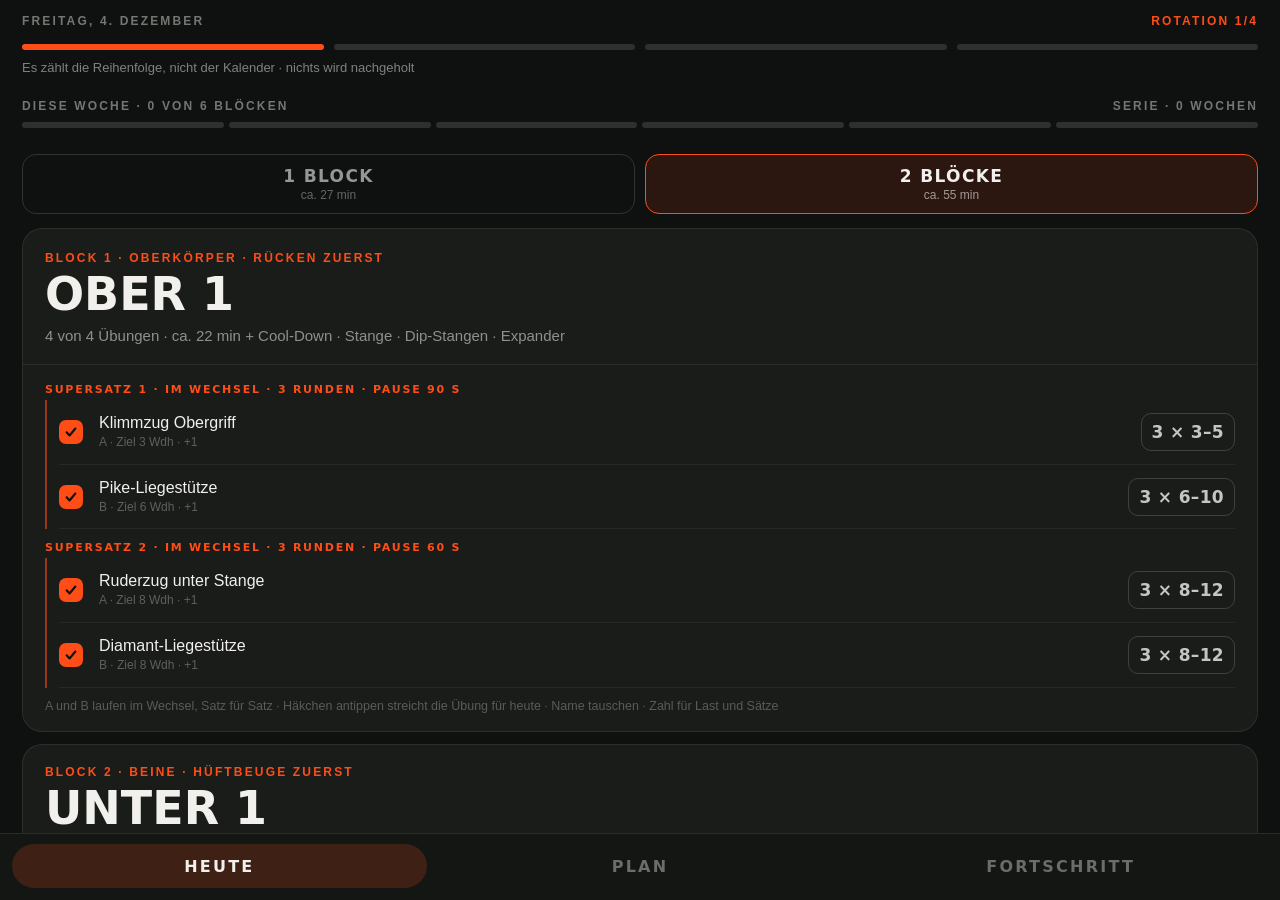
<file: src/app.src.html>
<!DOCTYPE html>
<html lang="de">
<head>
<meta charset="utf-8">
<title>Grundform</title>
<meta name="viewport" content="width=device-width, initial-scale=1, viewport-fit=cover, user-scalable=no">
<!-- Vollbild beim Start vom Android-Homescreen ("Zum Startbildschirm hinzufügen") -->
<meta name="mobile-web-app-capable" content="yes">
<meta name="apple-mobile-web-app-capable" content="yes">
<meta name="apple-mobile-web-app-status-bar-style" content="black-translucent">
<meta name="theme-color" content="#0F1110">
<meta name="color-scheme" content="dark">
<link rel="icon" href="data:image/svg+xml,%3Csvg xmlns='http://www.w3.org/2000/svg' viewBox='0 0 64 64'%3E%3Crect width='64' height='64' rx='14' fill='%230F1110'/%3E%3Crect x='14' y='28' width='36' height='8' rx='4' fill='%23FF4D17'/%3E%3C/svg%3E">
<style>
/*@FONTS@*/

/* ── Grundlagen ───────────────────────────────────────────── */
*{box-sizing:border-box}
html,body{margin:0;padding:0;height:100%;overflow:hidden}
body{
  background:#0F1110;color:#F1F0EC;
  font-family:Barlow,system-ui,-apple-system,sans-serif;
  -webkit-tap-highlight-color:transparent;
  -webkit-text-size-adjust:100%;
  overscroll-behavior:none;
  touch-action:manipulation;
  user-select:none;-webkit-user-select:none;
}
#app{
  position:fixed;inset:0;display:flex;flex-direction:column;
  padding-top:env(safe-area-inset-top);
  padding-bottom:env(safe-area-inset-bottom);
  overflow:hidden;
}
.scroll{flex:1;overflow-y:auto;min-height:0;-webkit-overflow-scrolling:touch;overscroll-behavior:contain}
.scroll::-webkit-scrollbar{width:0;height:0}

/* ── Typografie ───────────────────────────────────────────── */
.cd{font-family:'Barlow Condensed',Barlow,system-ui,sans-serif}
.kick{font-family:'Barlow Condensed',Barlow,sans-serif;font-weight:700;font-size:12px;letter-spacing:.18em;text-transform:uppercase;color:rgba(241,240,236,.45)}
.kick-a{color:#FF4D17}
.num{font-variant-numeric:tabular-nums}

/* ── Tap-Feedback (ersetzt style-hover/style-active des Prototyps) ── */
.tap{cursor:pointer;user-select:none;-webkit-user-select:none}
.tap:active{opacity:.72}
.press:active{transform:scale(.985)}
.ring:active{background:rgba(255,255,255,.08)!important;opacity:1}

/* ── Bausteine ────────────────────────────────────────────── */
.card{background:#191C19;border:1px solid rgba(255,255,255,.08);border-radius:20px}
.primary{
  border-radius:18px;background:#FF4D17;display:flex;align-items:center;justify-content:center;
}
.primary span{font-family:'Barlow Condensed',sans-serif;font-weight:700;letter-spacing:.1em;color:#0F1110}
.stepper{
  flex:none;display:flex;align-items:center;justify-content:center;position:relative;
  border:1px solid rgba(255,255,255,.18);
}
.bar-h{width:30px;height:4px;border-radius:2px;background:#F1F0EC}
.bar-v{width:4px;height:30px;border-radius:2px;background:#F1F0EC;position:absolute}
</style>
</head>
<body>
<div id="app"></div>

<script>
"use strict";
/* ════════════════════════════════════════════════════════════
   GRUNDFORM — Calisthenics-Trainingsplan, local-first.
   Portiert aus dem Claude-Design-Prototyp (Grundform.dc.html).
   Kein Server, kein Account: der gesamte Zustand liegt in
   localStorage auf dem Gerät.
   ════════════════════════════════════════════════════════════ */

const ACCENT = '#FF4D17';
const STORE  = 'grundform.session.v2';
const HISTORY_MAX = 200; // ~ zwei Jahre bei 2x/Woche, genug für den Verlauf

/* ── Übungsdatenbank ──────────────────────────────────────────
   Kalibriert auf 30 Liegestütze / 5 Klimmzüge / 12 Dips bei
   86 kg. Kurzhantel-Übungen unter ihrer Reiz-Schwelle
   (Bankdrücken 30, Rudern 25, Schulterdrücken 25 kg) fehlen
   bewusst — dort steht Calisthenics.
   `pattern` steuert, welche Alternativen beim Tauschen
   vorausgewählt werden. `next` ist die Last-Variante, auf die
   die Auto-Progression springt, wenn der Wdh-Bereich oben
   ausgereizt ist. ------------------------------------------- */
const DB = [
  { id:'pullup',        name:'Klimmzug Obergriff',      short:'Klimmzug OG',   pattern:'vpull', label:'Vertikal ziehen',    equip:'Klimmzugstange',      kind:'bw',   unit:'Wiederholungen', cue:'Brust zur Stange, Schulter tief',   rest:90,  lvl:2, next:'pullup-load', prev:'pullup-band' },
  { id:'chinup',        name:'Klimmzug Kammgriff',      short:'Klimmzug KG',   pattern:'vpull', label:'Vertikal ziehen',    equip:'Klimmzugstange',      kind:'bw',   unit:'Wiederholungen', cue:'Ellbogen nach unten ziehen',        rest:90,  lvl:2, next:'pullup-load', prev:'pullup-band' },
  { id:'pullup-load',   name:'Klimmzug mit Zusatzlast', short:'KZ + Last',     pattern:'vpull', label:'Vertikal ziehen',    equip:'Stange + Rucksack',   kind:'load', unit:'Wiederholungen', cue:'Erst ab 5x5 sauber sinnvoll',       rest:120, lvl:3, w:5,  step:2.5, prev:'pullup' },
  { id:'pullup-neg',    name:'Negativ-Klimmzüge',       short:'Negativ-KZ',    pattern:'vpull', label:'Vertikal ziehen',    equip:'Klimmzugstange',      kind:'bw',   unit:'Wiederholungen', cue:'3–5 s langsam ablassen',            rest:90,  lvl:1, prev:'lat-band' },
  { id:'pullup-band',   name:'Klimmzug mit Expander',   short:'KZ Expander',   pattern:'vpull', label:'Vertikal ziehen',    equip:'Stange + Expander',   kind:'bw',   unit:'Wiederholungen', cue:'Hilfe nur in der Startphase',       rest:90,  lvl:1, prev:'pullup-neg' },
  { id:'lat-band',      name:'Expander-Latzug',         short:'Exp. Latzug',   pattern:'vpull', label:'Vertikal ziehen',    equip:'Expander',            kind:'bw',   unit:'Wiederholungen', cue:'Ellbogen zur Hüfte ziehen',         rest:60,  lvl:1 },

  { id:'row-inv',       name:'Ruderzug unter Stange',   short:'Ruderzug BW',   pattern:'hpull', label:'Horizontal ziehen',  equip:'Dip-Stangen',         kind:'bw',   unit:'Wiederholungen', cue:'Körper bleibt ein Brett',           rest:60,  lvl:2, next:'row-inv-feet', prev:'row-inv-bent' },
  { id:'row-inv-feet',  name:'Ruderzug, Füße auf Bank', short:'Ruderz. Bank',  pattern:'hpull', label:'Horizontal ziehen',  equip:'Dip-Stangen + Bank',  kind:'bw',   unit:'Wiederholungen', cue:'Hüfte nicht durchhängen lassen',    rest:60,  lvl:3, prev:'row-inv' },
  { id:'row-inv-bent',  name:'Ruderzug, Knie gebeugt',  short:'Ruderz. leicht',pattern:'hpull', label:'Horizontal ziehen',  equip:'Dip-Stangen',         kind:'bw',   unit:'Wiederholungen', cue:'Füße näher, Hebel kürzer',          rest:60,  lvl:1, prev:'row-band' },
  { id:'row-pendlay',   name:'Pendlay Row',             short:'Pendlay Row',   pattern:'hpull', label:'Horizontal ziehen',  equip:'Langhantel',          kind:'load', unit:'Wiederholungen', cue:'Jede Wdh vom Boden neu starten',    rest:90,  lvl:3, w:40, step:5, prev:'row-inv' },
  { id:'row-band',      name:'Expander-Rudern',         short:'Exp. Rudern',   pattern:'hpull', label:'Horizontal ziehen',  equip:'Expander',            kind:'bw',   unit:'Wiederholungen', cue:'Schulterblätter zuerst',            rest:45,  lvl:1 },

  { id:'pushup-feet',   name:'Liegestütze Füße erhöht', short:'LS Füße hoch',  pattern:'hpush', label:'Horizontal drücken', equip:'Bank',                kind:'bw',   unit:'Wiederholungen', cue:'Bank ca. 40 cm, Körper gerade',     rest:60,  lvl:3, next:'pushup-load', prev:'pushup' },
  { id:'pushup-diamond',name:'Diamant-Liegestütze',     short:'Diamant-LS',    pattern:'hpush', label:'Horizontal drücken', equip:'–',                   kind:'bw',   unit:'Wiederholungen', cue:'Hände unter der Brustmitte',        rest:60,  lvl:3, next:'pushup-load', prev:'pushup' },
  { id:'pushup',        name:'Liegestütze',             short:'Liegestütze',   pattern:'hpush', label:'Horizontal drücken', equip:'–',                   kind:'bw',   unit:'Wiederholungen', cue:'Rumpf fest, Ellbogen 45°',          rest:60,  lvl:2, prev:'pushup-hands' },
  { id:'pushup-hands',  name:'Liegestütze Hände erhöht',short:'LS Hände hoch', pattern:'hpush', label:'Horizontal drücken', equip:'Bank',                kind:'bw',   unit:'Wiederholungen', cue:'Bank unter den Händen',             rest:60,  lvl:1 },
  { id:'pushup-load',   name:'Liegestütze mit Rucksack',short:'LS + Rucksack', pattern:'hpush', label:'Horizontal drücken', equip:'Rucksack',            kind:'load', unit:'Wiederholungen', cue:'Last hoch am Rücken tragen',        rest:60,  lvl:3, w:8,  step:4, prev:'pushup-feet' },

  { id:'dip',           name:'Dips',                    short:'Dips',          pattern:'vpush', label:'Vertikal drücken',   equip:'Dip-Stangen',         kind:'bw',   unit:'Wiederholungen', cue:'Schultern weg von den Ohren',       rest:90,  lvl:2, next:'dip-load', prev:'dip-bench' },
  { id:'dip-load',      name:'Dips mit Zusatzlast',     short:'Dips + Last',   pattern:'vpush', label:'Vertikal drücken',   equip:'Dip-St. + Rucksack',  kind:'load', unit:'Wiederholungen', cue:'Erst ab 3x10 sauber',               rest:90,  lvl:3, w:5,  step:2.5, prev:'dip' },
  { id:'dip-bench',     name:'Bank-Dips',               short:'Bank-Dips',     pattern:'vpush', label:'Vertikal drücken',   equip:'Bank',                kind:'bw',   unit:'Wiederholungen', cue:'Schultern nicht hochziehen',        rest:60,  lvl:1 },
  { id:'pushup-pike',   name:'Pike-Liegestütze',        short:'Pike-LS',       pattern:'vpush', label:'Vertikal drücken',   equip:'–',                   kind:'bw',   unit:'Wiederholungen', cue:'Hüfte hoch, Scheitel zum Boden',    rest:75,  lvl:2, prev:'press-band' },
  { id:'pushup-pike-f', name:'Pike-LS, Füße auf Bank',  short:'Pike-LS hoch',  pattern:'vpush', label:'Vertikal drücken',   equip:'Bank',                kind:'bw',   unit:'Wiederholungen', cue:'Fast senkrechter Oberkörper',       rest:75,  lvl:3, prev:'pushup-pike' },
  { id:'press-band',    name:'Expander-Überkopfdrücken',short:'Exp. Drücken',  pattern:'vpush', label:'Vertikal drücken',   equip:'Expander',            kind:'bw',   unit:'Wiederholungen', cue:'Rippen unten, kein Hohlkreuz',      rest:60,  lvl:1 },

  { id:'squat-bss',     name:'Bulgarian Split Squat',   short:'Bulg. Split',   pattern:'squat', label:'Kniebeuge',          equip:'Kurzhanteln + Bank',  kind:'load', unit:'Wdh je Seite',   cue:'Vorderes Knie über Mittelfuß',      rest:75,  lvl:3, w:16, step:2, prev:'squat-split-bw' },
  { id:'squat-front',   name:'KH-Front-Rack-Kniebeuge', short:'KH Front-Sq.',  pattern:'squat', label:'Kniebeuge',          equip:'Kurzhanteln',         kind:'load', unit:'Wiederholungen', cue:'KH auf Schultern, Rumpf fest',      rest:120, lvl:2, w:18, step:2, prev:'squat-goblet' },
  { id:'stepup',        name:'KH-Step-up auf Bank',     short:'Step-up KH',    pattern:'squat', label:'Kniebeuge',          equip:'Kurzhanteln + Bank',  kind:'load', unit:'Wdh je Seite',   cue:'Nicht hinten abdrücken',            rest:75,  lvl:2, w:14, step:2, prev:'squat-split-bw' },
  { id:'squat-goblet',  name:'Goblet Squat',            short:'Goblet Squat',  pattern:'squat', label:'Kniebeuge',          equip:'Kurzhantel',          kind:'load', unit:'Wiederholungen', cue:'Hantel dicht am Brustbein',         rest:90,  lvl:1, w:20, step:4, prev:'squat-split-bw' },
  { id:'squat-split-bw',name:'Split Squat ohne Last',   short:'Split Squat',   pattern:'squat', label:'Kniebeuge',          equip:'–',                   kind:'bw',   unit:'Wdh je Seite',   cue:'Rumpf senkrecht, tief absetzen',    rest:60,  lvl:1 },

  { id:'dl',            name:'Kreuzheben',              short:'Kreuzheben',    pattern:'hinge', label:'Hüftbeuge',          equip:'Langhantel',          kind:'load', unit:'Wiederholungen', cue:'Stange am Schienbein, Rücken flach',rest:150, lvl:3, w:60, step:5, prev:'rdl-db-1leg' },
  { id:'rdl',           name:'Rumänisches Kreuzheben',  short:'RDL',           pattern:'hinge', label:'Hüftbeuge',          equip:'Langhantel',          kind:'load', unit:'Wiederholungen', cue:'Hüfte zurück, Knie fast fest',      rest:120, lvl:3, w:50, step:5, prev:'rdl-db-1leg' },
  { id:'rdl-db-1leg',   name:'Einbeiniges RDL mit KH',  short:'1-Bein RDL',    pattern:'hinge', label:'Hüftbeuge',          equip:'Kurzhantel',          kind:'load', unit:'Wdh je Seite',   cue:'Hüfte gerade halten',               rest:75,  lvl:2, w:16, step:2, prev:'hinge-bridge' },
  { id:'hinge-bridge',  name:'Hüftheben einbeinig',     short:'Hüftheben 1B',  pattern:'hinge', label:'Hüftbeuge',          equip:'–',                   kind:'bw',   unit:'Wdh je Seite',   cue:'Ferse drücken, Rippen unten',       rest:45,  lvl:1 },
  { id:'hinge-band',    name:'Expander-Good-Morning',   short:'Exp. Hinge',    pattern:'hinge', label:'Hüftbeuge',          equip:'Expander',            kind:'bw',   unit:'Wiederholungen', cue:'Spannung aus dem Gesäß',            rest:60,  lvl:1 },

  { id:'core-hang-knee',name:'Hängendes Knieheben',     short:'Knieheben',     pattern:'core',  label:'Rumpf',              equip:'Klimmzugstange',      kind:'bw',   unit:'Wiederholungen', cue:'Becken kippen, kein Schwung',       rest:60,  lvl:2, next:'core-hang-leg', prev:'core-plank', locked:'Verstärkt die Beckenkippung — erst nach dem Becken-Test' },
  { id:'core-hang-leg', name:'Hängendes Beinheben',     short:'Beinheben',     pattern:'core',  label:'Rumpf',              equip:'Klimmzugstange',      kind:'bw',   unit:'Wiederholungen', cue:'Beine gestreckt, langsam zurück',   rest:60,  lvl:3, prev:'core-hang-knee', locked:'Verstärkt die Beckenkippung — erst nach dem Becken-Test' },
  { id:'core-pallof',   name:'Pallof Press mit Expander',short:'Pallof Press', pattern:'core',  label:'Rumpf',              equip:'Expander',            kind:'bw',   unit:'Wdh je Seite',   cue:'Rumpf gegen Rotation halten',       rest:45,  lvl:2 },
  { id:'core-hollow',   name:'Hollow-Body-Halten',      short:'Hollow Hold',   pattern:'core',  label:'Rumpf',              equip:'–',                   kind:'bw',   unit:'Sekunden',       cue:'Rücken flach am Boden',             rest:45,  lvl:2, prev:'core-plank', locked:'Verstärkt die Beckenkippung — erst nach dem Becken-Test' },
  { id:'core-plank',    name:'Planke',                  short:'Planke',        pattern:'core',  label:'Rumpf',              equip:'–',                   kind:'bw',   unit:'Sekunden',       cue:'Gesäß fest, Becken kippen',         rest:45,  lvl:1, next:'core-sideplank' },
  { id:'core-tilt',     name:'Beckenkippung im Liegen', short:'Beckenkippung', pattern:'core',  label:'Rumpf',              equip:'Bank',                kind:'bw',   unit:'Atemzüge',       cue:'Ausatmen, Rippen senken',           rest:45,  lvl:1, next:'core-deadbug' },
  { id:'core-deadbug',  name:'Dead Bug einbeinig',      short:'Dead Bug',      pattern:'core',  label:'Rumpf',              equip:'–',                   kind:'bw',   unit:'Wdh je Seite',   cue:'Satz endet, wenn der Rücken abhebt', rest:60,  lvl:2, prev:'core-tilt' },
  { id:'core-sideplank',name:'Side Plank',              short:'Side Plank',    pattern:'core',  label:'Rumpf',              equip:'–',                   kind:'bw',   unit:'Sek je Seite',   cue:'Hüfte hoch, Rippen gesenkt',        rest:60,  lvl:2, prev:'core-plank' },

  { id:'rdelt-face',    name:'Expander Face Pull',      short:'Face Pull',     pattern:'rdelt', label:'Hintere Schulter',   equip:'Expander',            kind:'bw',   unit:'Wiederholungen', cue:'Hände zu den Ohren, Ellbogen hoch', rest:45,  lvl:2, prev:'rdelt-pullapart' },
  { id:'rdelt-fly',     name:'KH Reverse Fly',          short:'Reverse Fly',   pattern:'rdelt', label:'Hintere Schulter',   equip:'Kurzhanteln',         kind:'load', unit:'Wiederholungen', cue:'Nur Schulterblätter arbeiten',      rest:45,  lvl:2, w:8,  step:2, prev:'rdelt-face' },
  { id:'rdelt-pullapart',name:'Expander Pull-Apart',    short:'Pull-Apart',    pattern:'rdelt', label:'Hintere Schulter',   equip:'Expander',            kind:'bw',   unit:'Wiederholungen', cue:'Arme fast gestreckt lassen',        rest:45,  lvl:1 },

  { id:'delt-lat',      name:'KH Seitheben',            short:'Seitheben',     pattern:'delt',  label:'Seitliche Schulter', equip:'Kurzhanteln',         kind:'load', unit:'Wiederholungen', cue:'Ellbogen führt, nicht die Hand',    rest:45,  lvl:2, w:8,  step:2, prev:'delt-band' },
  { id:'delt-band',     name:'Expander Seitheben',      short:'Exp. Seitheb.', pattern:'delt',  label:'Seitliche Schulter', equip:'Expander',            kind:'bw',   unit:'Wiederholungen', cue:'Ellbogen führt, nicht die Hand',    rest:45,  lvl:1 },

  { id:'curl-db',       name:'KH Bizeps-Curl',          short:'KH Curl',       pattern:'arm',   label:'Armbeuger',          equip:'Kurzhanteln',         kind:'load', unit:'Wiederholungen', cue:'Ellbogen bleibt am Rumpf',          rest:45,  lvl:2, w:14, step:2, prev:'curl-band' },
  { id:'curl-band',     name:'Expander-Curl',           short:'Exp. Curl',     pattern:'arm',   label:'Armbeuger',          equip:'Expander',            kind:'bw',   unit:'Wiederholungen', cue:'Ellbogen bleibt am Rumpf',          rest:45,  lvl:1 },
];
const byId = id => DB.find(e => e.id === id);

/* ── Die vier Blöcke (CR-004) ─────────────────────────────────
   Baukasten statt Ober/Unter-Einheiten: vier Blöcke à ~17–21 min
   in Rotation Ober 1 → Unter 1 → Ober 2 → Unter 2 → Ober 1. Pro Tag
   1 Block (Minimum) oder 2 – zwei hintereinander sind durch die
   Rotation immer Ober + Unter, also Ganzkörper. Es zählt die
   Reihenfolge, nicht der Kalender. Nichts wird nachgeholt.
   Jeder Block: zwei Antagonisten-Supersätze à 3 Runden. `rest` am
   b-Slot ist die Pause nach der Runde und schlägt die Pause aus
   dem Katalog – sonst bekäme Kreuzheben die 45 s vom Face Pull.
   `lo`/`hi` ist der Wdh-Zielbereich, `reps` das aktuelle Ziel.
   `warm` sind die Aufwärm-Schritte. `for` bindet einen Schritt an
   eine Übung – ist sie gestrichen, entfällt der Schritt. `ramp`
   rechnet die aktuelle Arbeitslast dieser Übung in den Text ein.
   Schritte ohne `for`/`ramp` sind allgemeines Aufwärmen und
   entfallen beim zweiten Block des Tages.
   `cool` sind die Cool-Down-Schritte – nur nach dem letzten Block
   des Tages, optional, ohne Tracking. ------------------------- */
const COOL_OBER = [
  { text:'Brust an Türrahmen oder Dip-Stange, 2 × 45 s je Seite' },
  { text:'Brustwirbelsäule über die Bank, 60–90 s', note:'Minimum bei Zeitnot' },
  { text:'Passiver Hang an der Stange, 2 × 30 s' },
];
const COOL_UNTER = [
  { text:'Hüftbeuger im Ausfallschritt, 2 × 45 s je Seite', note:'Minimum bei Zeitnot' },
  { text:'Tiefe Hocke halten, 60 s' },
  { text:'Ischios auf der Bank, 2 × 45 s je Seite', note:'Ferse auf die Bank, Rücken gerade, aus der Hüfte bewegen' },
];
const SESSIONS = [
  { id:'o1', name:'OBER 1', kick:'Oberkörper · Rücken zuerst', mins:22, warmMins:3, coolMins:5,
    gear:'Stange · Dip-Stangen · Expander',
    slots:[
      { exId:'pullup',        role:'Supersatz 1a', sets:3, lo:3,  hi:5,  reps:3,  w:0,  prog:'reps' },
      { exId:'pushup-pike',   role:'Supersatz 1b', sets:3, lo:6,  hi:10, reps:6,  w:0,  prog:'reps', rest:90 },
      { exId:'row-inv',       role:'Supersatz 2a', sets:3, lo:8,  hi:12, reps:8,  w:0,  prog:'reps' },
      { exId:'pushup-diamond',role:'Supersatz 2b', sets:3, lo:8,  hi:12, reps:8,  w:0,  prog:'reps', rest:60 },
    ],
    warm:[
      { text:'15 Pull-Apart, dann Schulter-Außenrotation mit Expander, 15 Wdh', note:'Ellbogen bleiben am Körper' },
      { text:'30 s an der Stange hängen, dann 2 Klimmzüge nur negativ, je 3 s ablassen', for:'pullup' },
      { text:'5 Pike-Liegestütze mit halbem Weg', for:'pushup-pike' },
    ],
    cool: COOL_OBER },
  { id:'u1', name:'UNTER 1', kick:'Beine · Hüftbeuge zuerst', mins:28, warmMins:4, coolMins:7,
    gear:'Langhantel · Kurzhanteln · Bank · Expander',
    slots:[
      { exId:'dl',            role:'Supersatz 1a', sets:3, lo:5,  hi:5,  reps:5,  w:60, prog:'weight' },
      { exId:'rdelt-face',    role:'Supersatz 1b', sets:3, lo:12, hi:15, reps:12, w:0,  prog:'reps', rest:120 },
      { exId:'squat-bss',     role:'Supersatz 2a', sets:3, lo:8,  hi:10, reps:8,  w:16, prog:'weight' },
      { exId:'curl-db',       role:'Supersatz 2b', sets:3, lo:8,  hi:12, reps:8,  w:14, prog:'weight', rest:60 },
    ],
    warm:[
      { text:'10 Hüftheben zweibeinig, dann 10 Hüftkreise je Seite' },
      { text:'Kreuzheben-Aufbausätze: 5 Wdh leere Stange', ramp:'dl' },
      { text:'8 Split Squats ohne Last je Seite', for:'squat-bss' },
    ],
    cool: COOL_UNTER },
  { id:'o2', name:'OBER 2', kick:'Oberkörper · Brust zuerst', mins:22, warmMins:3, coolMins:5,
    gear:'Dip-Stangen · Stange · Bank · Langhantel',
    slots:[
      { exId:'dip',           role:'Supersatz 1a', sets:3, lo:6,  hi:8,  reps:6,  w:0,  prog:'reps' },
      { exId:'chinup',        role:'Supersatz 1b', sets:3, lo:4,  hi:6,  reps:4,  w:0,  prog:'reps', rest:90 },
      { exId:'pushup-feet',   role:'Supersatz 2a', sets:3, lo:8,  hi:12, reps:8,  w:0,  prog:'reps' },
      { exId:'row-pendlay',   role:'Supersatz 2b', sets:3, lo:5,  hi:8,  reps:5,  w:40, prog:'weight', rest:60 },
    ],
    warm:[
      { text:'15 Pull-Apart mit dem Expander, dann 10 Wandengel' },
      { text:'8 Liegestütze mit Händen auf der Bank, dann 5 Dips mit halbem Weg', for:'dip' },
      { text:'Pendlay-Aufbausätze: 8 Wdh leere Stange', ramp:'row-pendlay' },
    ],
    cool: COOL_OBER },
  { id:'u2', name:'UNTER 2', kick:'Beine · Kniebeuge zuerst', mins:26, warmMins:3, coolMins:7,
    gear:'Kurzhanteln · Langhantel · Expander',
    slots:[
      { exId:'squat-front',   role:'Supersatz 1a', sets:3, lo:6,  hi:8,  reps:6,  w:18, prog:'weight' },
      { exId:'core-pallof',   role:'Supersatz 1b', sets:3, lo:10, hi:12, reps:10, w:0,  prog:'reps', rest:120 },
      { exId:'rdl',           role:'Supersatz 2a', sets:3, lo:8,  hi:10, reps:8,  w:50, prog:'weight' },
      { exId:'delt-lat',      role:'Supersatz 2b', sets:3, lo:12, hi:15, reps:12, w:8,  prog:'weight', rest:60 },
    ],
    warm:[
      { text:'10 Hüftkreise je Seite, dann 10 Kniebeugen ohne Last, 3 s abwärts' },
      { text:'Front-Rack-Kniebeugen zum Einfühlen', ramp:'squat-front', join:': 5 Wdh mit ' },
      { text:'5 RDL mit leerer Stange', for:'rdl' },
    ],
    cool: COOL_UNTER },
  /* Läuft außerhalb der Rotation (CR-003 §6): 2–3× pro Woche,
     verschiebt Ober/Unter nicht. Kein Aufwärmen und kein Cool-Down —
     die Einheit ist selbst Mobility-Arbeit. */
  { id:'rumpf', name:'RUMPF', kick:'Becken und Rumpf · außer der Reihe', mins:16,
    warmMins:0, coolMins:0, extra:true,
    gear:'Boden · Bank · Matte oder Handtuch',
    slots:[
      { exId:'core-deadbug',  role:'einzeln',      sets:3, lo:6,  hi:10, reps:8,  w:0, prog:'reps' },
      { exId:'core-tilt',     role:'Supersatz 1a', sets:3, lo:4,  hi:8,  reps:5,  w:0, prog:'reps' },
      { exId:'core-sideplank',role:'Supersatz 1b', sets:3, lo:25, hi:40, reps:30, w:0, prog:'reps' },
    ],
    warm:[], cool:[] },
];
const freshPlans = () => SESSIONS.map(s => s.slots.map(x => ({ ...x })));

/* ── Zustand ──────────────────────────────────────────────────
   `rot` ist die Position in der Rotation, `plans` hält die
   angepassten Slots aller vier Einheiten. ------------------- */
/* `cfg.n` ist die Zahl aufeinanderfolgender Einheiten am Rand des
   Zielbereichs, ab der die Schwierigkeit springt. `cfg.bw` ist das
   Körpergewicht – es geht NUR in den Fortschritts-Score ein, nie in
   die Trainingslasten. */
/* `cfg.weekGoal` ist das Wochenziel in Blöcken (Mo–So) für Zähler
   und Serie auf dem Heute-Screen. */
const CFG_DEFAULT = { n:2, bw:86, weekGoal:6 };
/* `blocks` ist die Wahl auf dem Heute-Screen: 1 oder 2 Blöcke. */
let S = {
  tab:'heute', rot:0, sel:null, live:null, sheet:null, draft:null, pick:null, pick2:null, blocks:2,
  plans: freshPlans(), history:[], suggest:[], notes:[], cfg:{ ...CFG_DEFAULT },
};

/* ── Migration Ober/Unter → Blöcke (CR-004) ──────────────────
   `PLAN_VER` 2 = Blockmodell. Ältere Stände tragen keinen
   `planVer`. Die Blöcke laufen mit ihrer eigenen Übungsauswahl;
   übernommen wird der Stand (Wdh, Last, Streaks) je Übung:
   1. Der alte Slot laut OLD_MAP, wenn dort dieselbe Übung steht
      oder eine Variante aus ihrer Kette (`next` immer, `prev` nur
      zwischen Körpergewichts-Übungen – sonst würde Hüftheben den
      Kreuzheben-Slot übernehmen).
   2. Sonst irgendein noch freier alter Slot mit genau der Übung
      (von Hand getauschte Übungen landen so im richtigen Block).
   3. Sonst die Startwerte des Blocks.
   Dieselbe Familien-Regel ordnet die alten Verlaufseinträge den
   Block-Slots zu, damit die Fortschritts-Kurven nicht abreißen. */
const PLAN_VER = 2;
const OLD_IDS = ['oberA', 'unterA', 'oberB', 'unterB'];
const OLD_MAP = {
  oberA:  ['o1#0', 'o2#0', 'o1#2', 'o2#2', 'u1#1'],
  unterA: ['u1#0', 'u1#2', null,   null,   'u2#3'],
  oberB:  ['o2#1', 'o1#1', 'o2#3', 'o1#3', 'u1#3'],
  unterB: ['u2#0', 'u2#2', null,   null,   'u2#1'],
};
const BLOCK_KEYS = SESSIONS.filter(x => !x.extra).flatMap(x => x.slots.map((_, k) => x.id + '#' + k));
const defOf = nk => { const [sid, k] = nk.split('#'); return SESSIONS.find(x => x.id === sid).slots[+k].exId; };
function chainIds(id, dir){
  const out = [], seen = new Set([id]);
  for (let e = byId(id); e && e[dir] && !seen.has(e[dir]); e = byId(e[dir])) { seen.add(e[dir]); out.push(e[dir]); }
  return out;
}
function sameFamily(defId, id){
  if (id === defId) return true;
  if (chainIds(defId, 'next').includes(id)) return true;
  const d = byId(defId), c = byId(id);
  return !!(d && c && d.kind === 'bw' && c.kind === 'bw' && chainIds(defId, 'prev').includes(id));
}
function migratePlans(old){
  const fresh = freshPlans();
  const oldAt = ok => { const [sid, j] = ok.split('#'); const oi = OLD_IDS.indexOf(sid); return old[oi] && old[oi][+j]; };
  const newSrc = {};
  OLD_IDS.forEach(sid => OLD_MAP[sid].forEach((nk, j) => { if (nk) newSrc[nk] = sid + '#' + j; }));
  const allOld = OLD_IDS.flatMap((sid, oi) => (old[oi] || []).map((_, j) => sid + '#' + j));
  const pick = {}, used = new Set();
  BLOCK_KEYS.forEach(nk => {
    const src = newSrc[nk], o = src && oldAt(src);
    if (o && sameFamily(defOf(nk), o.exId)) { pick[nk] = src; used.add(src); }
  });
  BLOCK_KEYS.forEach(nk => {
    if (pick[nk]) return;
    const src = allOld.find(ok => !used.has(ok) && oldAt(ok) && oldAt(ok).exId === defOf(nk));
    if (src) { pick[nk] = src; used.add(src); }
  });
  Object.entries(pick).forEach(([nk, src]) => {
    const [sid, k] = nk.split('#');
    const si = SESSIONS.findIndex(x => x.id === sid);
    const f = fresh[si][+k];
    const slot = { ...oldAt(src), role:f.role, sets:f.sets };
    delete slot.rest;
    if (f.rest) slot.rest = f.rest;
    fresh[si][+k] = slot;
  });
  /* Rumpf-Einheit stand schon vorher an Index 4. */
  const ri = SESSIONS.findIndex(x => x.extra);
  if (Array.isArray(old[4]) && old[4].length) fresh[ri] = old[4];
  return fresh;
}

/* `rot` ist die Position in der Ober/Unter-Rotation. `sel` zeigt auf
   eine Einheit außerhalb davon (die Rumpf-Einheit) und ist sonst null.
   ROT_N zählt nur die Rotations-Einheiten – Extras verschieben sie nicht. */
const ROT_N     = SESSIONS.filter(x => !x.extra).length;
const selIdx    = () => (S.live ? S.live.si : (S.sel != null ? S.sel : S.rot));
const sess      = () => SESSIONS[selIdx()];
const curSlots  = () => S.plans[selIdx()];
const nextSi    = () => (S.rot + 1) % ROT_N;
const nextSess  = () => SESSIONS[nextSi()];
/* Block 2 des Tages (`b:2` im Sheet) hängt an der nächsten Position
   der Rotation, Block 1 an der gewählten. */
const sheetSi   = () => (S.sheet && S.sheet.b === 2 ? nextSi() : selIdx());
let timer = null;
let wakeLock = null;
const scrollMemo = {};

function screenKey(){ return S.live ? 'live' : S.tab; }

function persist(){
  try {
    localStorage.setItem(STORE, JSON.stringify({ planVer:PLAN_VER, blocks:S.blocks, tab:S.tab, rot:S.rot, sel:S.sel, live:S.live, plans:S.plans,
      pick:S.pick, pick2:S.pick2, history:S.history, suggest:S.suggest, notes:S.notes, cfg:S.cfg }));
  } catch(e){}
}
function restore(){
  try {
    const raw = localStorage.getItem(STORE);
    if (!raw) return;
    const s = JSON.parse(raw);
    if (!s) return;
    S.tab   = s.tab || 'heute';
    S.rot   = (typeof s.rot === 'number' && s.rot >= 0 && s.rot < ROT_N) ? s.rot : 0;
    S.sel   = (typeof s.sel === 'number' && s.sel >= 0 && s.sel < SESSIONS.length) ? s.sel : null;
    const fresh = freshPlans();
    const okPlans = Array.isArray(s.plans) && s.plans.every(p => Array.isArray(p) && p.length);
    const migrate = okPlans && s.planVer !== PLAN_VER;
    S.plans = !okPlans ? fresh
            : migrate  ? migratePlans(s.plans)
            :            fresh.map((f, i) => s.plans[i] || f);
    S.blocks = s.blocks === 1 ? 1 : 2;
    S.pick  = Array.isArray(s.pick) && s.pick.length
              ? s.pick.filter(i => Number.isInteger(i) && i >= 0 && i < S.plans[S.rot].length)
              : null;
    const n2 = S.plans[(S.rot + 1) % ROT_N].length;
    S.pick2 = Array.isArray(s.pick2) && s.pick2.length
              ? s.pick2.filter(i => Number.isInteger(i) && i >= 0 && i < n2)
              : null;
    S.history = Array.isArray(s.history) ? s.history.slice(-HISTORY_MAX) : [];
    S.suggest = Array.isArray(s.suggest) ? s.suggest : [];
    S.notes   = Array.isArray(s.notes) ? s.notes : [];
    S.cfg = { ...CFG_DEFAULT, ...(s.cfg && typeof s.cfg === 'object' ? s.cfg : {}) };
    S.live  = s.live || null;
    /* Einheit von vor dem Aufwärm-Update: kein `phase` gespeichert.
       Nicht ins Aufwärmen zurückwerfen. */
    if (S.live && !S.live.phase) { S.live.phase = 'work'; S.live.warm = S.live.warm || []; }
    if (S.live && S.live.resting) {
      // Pause läuft nach Wall-Clock weiter – auch wenn Android die App
      // zwischendurch eingefroren oder der Nutzer neu geladen hat.
      const left = Math.ceil(((S.live.restEnd || 0) - Date.now()) / 1000);
      if (left > 0) { S.live.rest = left; }
      else { S.live.resting = false; S.live.rest = 0; }
    }
    /* Nach der Migration passen Rotation, Auswahl, Vorschläge und
       eine laufende Einheit nicht mehr zu den Indizes – neu ab Ober 1. */
    if (migrate) {
      Object.assign(S, { rot:0, sel:null, pick:null, pick2:null, suggest:[], live:null });
      persist();
    }
    // Gesamtzeit läuft ebenfalls weiter, also Timer wieder anwerfen.
    if (S.live && !S.live.done) startTimer();
  } catch(e){}
}

function set(patch){
  Object.assign(S, patch);
  persist();
  render();
}

/* ── Bildschirm wachhalten + Haptik ───────────────────────── */
async function acquireWakeLock(){
  try {
    if ('wakeLock' in navigator && !wakeLock) {
      wakeLock = await navigator.wakeLock.request('screen');
      wakeLock.addEventListener('release', () => { wakeLock = null; });
    }
  } catch(e){}
}
function releaseWakeLock(){
  try { if (wakeLock) { wakeLock.release(); wakeLock = null; } } catch(e){}
}
document.addEventListener('visibilitychange', () => {
  if (document.visibilityState === 'visible') {
    if (S.live) acquireWakeLock();
    if (S.live && S.live.resting) tick();   // nach dem Aufwachen sofort korrigieren
  }
});
function buzz(p){ try { navigator.vibrate && navigator.vibrate(p); } catch(e){} }

/* ── Ableitungen ──────────────────────────────────────────── */
const num = v => String(v).replace('.', ',');
const range = s => (s.lo === s.hi ? String(s.lo) : s.lo + '–' + s.hi);

function slotView(s){
  const ex = byId(s.exId);
  const load = ex.kind === 'load'
    ? num(s.w) + ' kg'
    : (s.w > 0 ? '+' + num(s.w) + ' kg Rucksack' : 'Körpergewicht');
  return {
    ...ex, sets:s.sets, target:s.reps, lo:s.lo, hi:s.hi, w:s.w, prog:s.prog, role:s.role,
    rest: s.rest || ex.rest, load,
    scheme: s.sets + ' × ' + range(s) +
            (ex.kind === 'load' ? ' · ' + num(s.w) + ' kg' : (s.w > 0 ? ' · +' + num(s.w) + ' kg' : '')),
    detail: load + ' · ' + ex.cue,
  };
}
/* `slotIdx` ist der Index der Übung in der Einheit – nicht im
   Live-Plan. Nur damit findet die Progression nach einer
   gekürzten Einheit die richtige Übung wieder. */
function buildPlan(idx){
  const sl = curSlots();
  return idx.map(i => {
    /* „Supersatz 1a" → pair '1', pos 'a'. Einzelübungen haben kein
       Paar und laufen wie bisher Satz für Satz durch. */
    const m = /Supersatz\s*(\d+)([ab])/i.exec(sl[i].role || '');
    return { ...slotView(sl[i]), slotIdx:i, pair: m ? m[1] : null, pos: m ? m[2] : null };
  });
}
/* Gewählte Übungen der nächsten Einheit, Default alle. */
function pickIdx(si = selIdx(), src = S.pick){
  const n = S.plans[si].length;
  const p = (src || []).filter(i => i >= 0 && i < n);
  return p.length ? [...p].sort((a, b) => a - b) : S.plans[si].map((_, i) => i);
}
const sameIdx = (a, b) => a.length === b.length && a.every((x, i) => x === b[i]);
const setsOf  = (idx, si = selIdx()) => idx.reduce((a, i) => a + S.plans[si][i].sets, 0);

/* ── Zeitschätzung (Feedback Punkt 4) ─────────────────────────
   Modellwert je Block (`mins`, ohne Cool-Down) aus realistischen
   Satzzeiten: Satz 20–35 s (einbeinig/je Seite 55–80 s), 10 s
   Eintragen, 45 s Wechsel, volle Pause nach jeder Runde und nach
   dem Paar, 1–1,5 min Aufbau (Scheiben, Hanteln, Band). Die alten
   Schätzungen rechneten mit 10–30 s pro Satz ohne Eintragen und
   Aufbau und lagen deshalb ~15 min unter der Messung.
   Sobald zwei vollständige Durchgänge eines Blocks gemessen sind,
   gilt der Median der letzten fünf (`workMs` = Block ohne
   Cool-Down) statt des Modells. */
const CHAIN_SAVE = 2;   // zweiter Block: allgemeines Aufwärmen entfällt
function blockMins(se){
  const xs = S.history
    .filter(h => h.sessionId === se.id && h.workMs > 0 && h.doneSets >= h.totalSets)
    .slice(-5).map(h => h.workMs / 60000).sort((a, b) => a - b);
  return xs.length >= 2 ? Math.round(xs[Math.floor(xs.length / 2)]) : se.mins;
}
/* Freie Auswahl wird über die Satzzahl skaliert. */
function estMins(idx, si = selIdx()){
  const se = SESSIONS[si], all = S.plans[si].map((_, i) => i);
  const m = blockMins(se);
  if (sameIdx(idx, all)) return m;
  const w = se.warmMins || 3;
  return w + Math.round((m - w) * setsOf(idx, si) / Math.max(1, setsOf(all, si)));
}
/* Echter Meilenstein einer Übung: wo im Zielbereich sie steht und
   was als nächstes ansteht. Ersetzt die früher fest verdrahteten
   Ladder-/Chart-Daten – dieselbe Logik wie der „auto"-Hinweis auf
   dem Heute-Screen, nur für die Kachel-Darstellung. */
function milestoneOf(slot){
  const ex = byId(slot.exId);
  if (slot.reps < slot.hi) {
    return {
      name: ex.name,
      big: slot.reps + ' von ' + slot.hi,
      sub: 'noch ' + (slot.hi - slot.reps) + ' Wdh bis zur nächsten Stufe',
      pct: Math.round((slot.reps - slot.lo) / Math.max(1, slot.hi - slot.lo) * 100),
    };
  }
  const nx = chainStep(ex, 'next');
  return {
    name: ex.name,
    big: ex.kind === 'load' ? num(slot.w) + ' kg' : slot.reps + ' ' + unitOf(ex),
    sub: slot.prog === 'weight' ? 'nächste Einheit +' + num(ex.step || 2.5) + ' kg'
         : nx ? 'nächste Einheit: ' + nx.name
         : 'Bereich ausgereizt',
    pct: 100,
  };
}

/* Verlaufseintrag beim Abschluss einer Einheit. Übungen werden per
   `exId` statt Plan-/Slot-Index gespeichert – der Verlauf muss auch
   dann lesbar bleiben, wenn sich der Katalog später ändert. */
function historyEntry(l){
  const skipped = new Set(l.skipped || []);
  const exs = l.plan.map((p, i) => {
    if (skipped.has(i)) return null;
    const reps = l.log.filter(x => x.ex === i).map(x => x.reps);
    if (!reps.length) return null;
    return { id:p.id, short:p.short, kind:p.kind, lvl:p.lvl, w:p.w, reps, slotIdx:p.slotIdx };
  }).filter(Boolean);
  return {
    ts: Date.now(), session: sess().name, sessionId: sess().id,
    /* Die beim Abschluss eingefrorene Dauer – nicht neu rechnen,
       sonst zählt die Zeit auf dem Abschluss-Screen mit. */
    /* `startedAt` ist der Start des Trainingstags (Gesamt-Timer),
       `blockAt` der Start dieses Blocks – gespeichert wird die
       Dauer des Blocks. */
    durMs: !l.startedAt ? null
         : (l.durMs != null ? l.startedAt + l.durMs : Date.now()) - (l.blockAt || l.startedAt),
    /* Arbeitszeit des Blocks ohne Cool-Down – Grundlage der
       gemessenen Zeitschätzung. */
    workMs: !l.startedAt ? null
         : (l.coolAt || (l.durMs != null ? l.startedAt + l.durMs : Date.now())) - (l.blockAt || l.startedAt),
    doneSets: l.log.length, totalSets: l.plan.reduce((a, p) => a + p.sets, 0),
    exCount: exs.length, planCount: l.plan.length,
    skipped: [...skipped].map(i => l.plan[i].short),
    /* `ex` trägt jede gemachte Übung – Voraussetzung für die
       Zeitreihen. Früher wurde alles außer `anchor` verworfen. */
    ex: exs,
    anchor: exs.find(e => e.slotIdx === 0) || null,
  };
}

/* ── Aufwärmen ────────────────────────────────────────────────
   Aufbausätze werden aus der heutigen Arbeitslast gerechnet, nicht
   fest hinterlegt: Langhantel 65 % (auf 2,5 kg), Kurzhantel 45 %
   (auf 2 kg). Das reproduziert die Werte aus dem Trainingsplan
   (60→40, 40→25, 18→8) und bleibt korrekt, wenn die Progression
   die Lasten verschiebt. Landet der Aufbausatz auf oder unter dem
   Stangengewicht, entfällt er – die leere Stange steht schon im
   Schritt-Text. */
const BAR_KG = 20;
function rampLoad(plan, exId){
  /* Plan-Einträge kommen aus slotView() und tragen die Katalog-`id`,
     nicht `exId`. */
  const p = plan.find(x => x.id === exId);
  if (!p || p.kind !== 'load' || !p.w) return null;
  const bar = /Langhantel/.test(p.equip);
  const grid = bar ? 2.5 : 2;
  const val  = Math.round(p.w * (bar ? 0.65 : 0.45) / grid) * grid;
  if (bar && val <= BAR_KG) return null;
  if (!val) return null;
  return bar ? num(val) + ' kg' : '2 × ' + num(val) + ' kg';
}

/* Aufwärm-Schritte für den tatsächlich gewählten Plan. Schritte zu
   gestrichenen Übungen fallen weg. */
function buildWarm(plan, chained){
  const steps = sess().warm || [];
  return steps.map(s => {
    const link = s.for || s.ramp;
    if (chained && !link) return null;
    if (link && !plan.some(p => p.id === link)) return null;
    if (!s.ramp) return { text:s.text, done:false };
    const r = rampLoad(plan, s.ramp);
    return { text: s.text + (r ? (s.join || ', dann 5 Wdh mit ') + r : ''), note:s.note || '', done:false };
  }).filter(Boolean);
}

/* Cool-Down-Schritte für den tatsächlich gewählten Plan. Gleiches
   `for`-Prinzip wie beim Aufwärmen, kein `ramp` – das Cool-Down
   trägt keine Last. */
function buildCool(plan){
  const steps = sess().cool || [];
  return steps.map(s => {
    if (s.for && !plan.some(p => p.id === s.for)) return null;
    return { text:s.text, note:s.note || '', done:false };
  }).filter(Boolean);
}

/* Nach der letzten Übung: ins Cool-Down, wenn die Einheit welche
   hat, sonst direkt in den Abschluss-Screen. Nur im zweiten Fall
   wird das Wake Lock schon hier freigegeben – während des
   Cool-Downs soll der Bildschirm an bleiben, auch ohne Berührung
   (40-s-Halten liest sich sonst nicht ab). */
function coolOrDone(plan, extra, l){
  /* Zweiter Block geplant: Übergang statt Cool-Down. */
  if (l && l.chain > 0 && !sess().extra) return { ...extra, phase:'next', resting:false };
  const cool = buildCool(plan);
  if (cool.length) return { ...extra, phase:'cool', cool, resting:false, coolAt: Date.now() };
  releaseWakeLock();
  return { ...extra, done:true, resting:false, durMs: l && l.startedAt ? Date.now() - l.startedAt : null };
}

/* ── Fortschritt: Score, Baseline, Chart ──────────────────────
   Score je Übung und Session: Wiederholungen mal Schwierigkeit.
   Die Zusatzlast wird am Körpergewicht relativiert, damit
   Körpergewichts- und Lastübungen auf einer Skala liegen; der
   Stufenfaktor fängt Variantenwechsel auf (Liegestütze → Füße
   erhöht ist mehr Arbeit bei gleicher Wdh-Zahl). */
const LVL_F = { 1:0.85, 2:1.0, 3:1.15 };
const BASE_DAYS = 28;

function exScore(e, cfg){
  const reps = (e.reps || []).reduce((a, b) => a + b, 0);
  const bw = (cfg && cfg.bw) || 86;
  return reps * (1 + (e.w || 0) / bw) * (LVL_F[e.lvl] || 1);
}

/* Nur Einträge mit `ex` taugen für Zeitreihen – alles von vor der
   Umstellung wird übersprungen. */
const histEx = () => S.history.filter(h => Array.isArray(h.ex) && h.ex.length);

/* Reihen hängen am SLOT (Einheit + Position), nicht an der
   Übungs-ID: sonst reißt die Linie genau dort ab, wo die
   Progression eine Stufe zieht – aus Klimmzug wird
   Klimmzug-mit-Zusatzlast und damit eine neue ID. Der Slot bleibt
   derselbe, also bleibt die Reihe zusammenhängend und der
   Stufenwechsel wird als Marker sichtbar statt als Abbruch. */
/* Alte Ober/Unter-Einträge laufen auf den Block-Slot ihrer
   Übungsfamilie – zuerst der Slot laut OLD_MAP, sonst der erste
   passende. Ohne Treffer bleibt der alte Schlüssel (eigene Kurve). */
const keyMemo = new Map();
const slotKey = (h, e) => {
  const k = h.sessionId + '#' + e.slotIdx;
  const m = OLD_MAP[h.sessionId];
  if (!m) return k;
  const mk = k + '#' + e.id;
  if (!keyMemo.has(mk)) {
    const pos = m[e.slotIdx];
    keyMemo.set(mk, pos && sameFamily(defOf(pos), e.id) ? pos
                    : BLOCK_KEYS.find(nk => sameFamily(defOf(nk), e.id)) || k);
  }
  return keyMemo.get(mk);
};

function exSeries(key, cfg){
  const out = [];
  histEx().forEach(h => {
    (h.ex || []).forEach(e => {
      if (slotKey(h, e) !== key) return;
      const prev = out[out.length - 1];
      out.push({
        ts: h.ts, y: exScore(e, cfg), w: e.w, id: e.id, short: e.short,
        mark: !!prev && (prev.w !== e.w || prev.id !== e.id),
      });
    });
  });
  return out;
}

/* Alle Slots mit Historie, neueste zuerst. Label ist der Name der
   Übung, die dort zuletzt stand. */
function chartSlots(){
  const seen = new Map();
  [...histEx()].reverse().forEach(h => (h.ex || []).forEach(e => {
    const k = slotKey(h, e);
    if (!seen.has(k)) seen.set(k, { key:k, label:e.short, session:h.session });
  }));
  return [...seen.values()];
}

/* Workout-Proxy: je Slot die prozentuale Abweichung von seiner
   rollierenden 4-Wochen-Baseline, dann der Mittelwert darüber.
   Baseline ebenfalls über den Slot – ein Stufenwechsel soll den
   Score nicht als Einbruch verfälschen. */
function proxySeries(cfg){
  const hs = histEx();
  const out = [];
  hs.forEach((h, i) => {
    const pcts = [];
    (h.ex || []).forEach(e => {
      const k = slotKey(h, e);
      const vals = [];
      hs.slice(0, i).forEach(x => {
        if (x.ts < h.ts - BASE_DAYS * 864e5) return;
        (x.ex || []).forEach(y => { if (slotKey(x, y) === k) vals.push(exScore(y, cfg)); });
      });
      if (!vals.length) return;
      const base = vals.reduce((a, b) => a + b, 0) / vals.length;
      if (base > 0) pcts.push((exScore(e, cfg) - base) / base * 100);
    });
    if (pcts.length) out.push({ ts: h.ts, y: pcts.reduce((a, b) => a + b, 0) / pcts.length, n: pcts.length });
  });
  return out;
}

/* Inline-SVG-Liniendiagramm. Skaliert über viewBox, deshalb ohne
   Breitenmessung im JS. `zero` zeichnet eine Nulllinie, wenn die
   Reihe negative Werte haben kann. */
function chart(pts, opts){
  const o = opts || {};
  if (!pts.length) return '<div style="font:500 14px/1.5 Barlow,sans-serif;color:rgba(241,240,236,.4)">Noch keine Daten.</div>';
  const W = 300, H = 90, pad = 6;
  const xs = pts.map(p => p.ts);
  const ys = pts.map(p => p.y);
  let lo = Math.min(...ys), hi = Math.max(...ys);
  if (o.zero) { lo = Math.min(lo, 0); hi = Math.max(hi, 0); }
  if (hi - lo < 1e-6) { lo -= 1; hi += 1; }
  const x0 = Math.min(...xs), x1 = Math.max(...xs);
  const px = t => pad + (x1 === x0 ? (W - 2 * pad) / 2 : (t - x0) / (x1 - x0) * (W - 2 * pad));
  const py = v => H - pad - (v - lo) / (hi - lo) * (H - 2 * pad);
  const line = pts.map(p => px(p.ts).toFixed(1) + ',' + py(p.y).toFixed(1)).join(' ');
  const zeroY = py(0).toFixed(1);
  return `
<svg viewBox="0 0 ${W} ${H}" preserveAspectRatio="none" style="width:100%;height:90px;display:block" aria-hidden="true">
  ${o.zero ? `<line x1="${pad}" x2="${W - pad}" y1="${zeroY}" y2="${zeroY}" stroke="rgba(255,255,255,.22)" stroke-width="1" stroke-dasharray="4 4"/>` : ''}
  <polyline points="${line}" fill="none" stroke="${ACCENT}" stroke-width="2" stroke-linejoin="round" stroke-linecap="round" vector-effect="non-scaling-stroke"/>
  ${pts.map(p => {
    const c = o.zero && p.y < 0 ? 'rgba(241,240,236,.45)' : ACCENT;
    return p.mark
      ? `<rect x="${(px(p.ts) - 4).toFixed(1)}" y="${(py(p.y) - 4).toFixed(1)}" width="8" height="8" fill="#0F1110" stroke="${c}" stroke-width="2" vector-effect="non-scaling-stroke"/>`
      : `<circle cx="${px(p.ts).toFixed(1)}" cy="${py(p.y).toFixed(1)}" r="3" fill="${c}"/>`;
  }).join('')}
</svg>
<div style="display:flex;justify-content:space-between;font:500 11.5px Barlow,sans-serif;color:rgba(241,240,236,.35);margin-top:4px">
  <span>${fmtDate(x0)}</span><span>${fmtDate(x1)}</span>
</div>`;
}

/* ── Training ─────────────────────────────────────────────── */
function startTimer(){
  clearInterval(timer);
  timer = setInterval(tick, 250);
}
/* Läuft während der ganzen Einheit, nicht nur in der Pause: er
   bedient den Pausen-Countdown UND die verstrichene Gesamtzeit.
   Beide Werte kommen aus absoluten Zeitstempeln (`restEnd`,
   `startedAt`), damit ein eingefrorener Hintergrund-Timer unter
   Android nichts verfälscht. Gerendert wird nur, wenn sich eine
   angezeigte Sekunde ändert – sonst viermal pro Sekunde. */
function tick(){
  const l = S.live;
  if (!l || l.done) { clearInterval(timer); return; }
  let dirty = false;

  if (l.resting) {
    const left = Math.ceil((l.restEnd - Date.now()) / 1000);
    if (left <= 0) {
      l.resting = false; l.rest = 0;
      buzz([90, 70, 90]);
      dirty = true;
    } else if (left !== l.rest) { l.rest = left; dirty = true; }
  }

  const el = elapsed(l);
  if (el !== l.elapsed) { l.elapsed = el; dirty = true; }

  if (dirty) { persist(); render(); }
}

const elapsed = l => (l && l.startedAt ? Math.floor((Date.now() - l.startedAt) / 1000) : 0);
const mmss = sec => Math.floor(sec / 60) + ':' + String(sec % 60).padStart(2, '0');

function togglePickAt(si, key, i){
  const cur = pickIdx(si, S[key]);
  const next = cur.includes(i) ? cur.filter(k => k !== i) : [...cur, i].sort((a, b) => a - b);
  if (!next.length) return;
  buzz(15);
  set({ [key]: next });
}

const A = {
  goHeute:       () => set({ tab:'heute' }),
  goPlan:        () => set({ tab:'plan' }),
  goFortschritt: () => set({ tab:'fortschritt' }),

  startFull:  () => {
    const n = sess().extra ? 1 : S.blocks;
    start(pickIdx(), { chain: n - 1, dayTot: n,
                       chainPick: n > 1 ? pickIdx(nextSi(), S.pick2) : null });
  },
  setBlocks:  b => { buzz(15); set({ blocks: b === 1 ? 1 : 2 }); },

  /* Übung für heute streichen bzw. zurückholen. Die letzte
     verbleibende lässt sich nicht abwählen. */
  togglePick:  i => togglePickAt(selIdx(), 'pick', i),
  togglePick2: i => togglePickAt(nextSi(), 'pick2', i),

  /* Export: der komplette Zustand als JSON. Auf dem iPhone ist die
     Zwischenablage im Standalone-Modus unzuverlässig, deshalb immer
     auch als markierbarer Text plus Teilen-Dialog. */
  tapExport: () => set({ sheet:{ type:'export' } }),
  copyExport: () => {
    const t = document.getElementById('exp');
    if (t) { t.focus(); t.select(); t.setSelectionRange(0, t.value.length); }
    const done = () => { buzz(20); set({ sheet:{ type:'export', copied:true } }); };
    try {
      if (navigator.clipboard && navigator.clipboard.writeText)
        navigator.clipboard.writeText(exportJSON()).then(done, () => { try { document.execCommand('copy'); done(); } catch(e){} });
      else { document.execCommand('copy'); done(); }
    } catch(e){}
  },
  shareExport: () => {
    try {
      if (navigator.share) navigator.share({ title:'Grundform Export', text: exportJSON() }).catch(() => {});
    } catch(e){}
  },

  /* Zwischen Rotation und Rumpf-Einheit umschalten. Die Rotation
     bleibt dabei stehen, wo sie steht. */
  selExtra: () => set({ sel: SESSIONS.findIndex(x => x.extra), pick:null, pick2:null }),
  selRot:   () => set({ sel:null, pick:null, pick2:null }),

  tapEx:   i => set({ sheet:{ type:'swap', i, b:1 } }),
  tapLoad: i => set({ sheet:{ type:'load', i, b:1 }, draft:{ ...S.plans[selIdx()][i] } }),
  tapEx2:   i => set({ sheet:{ type:'swap', i, b:2 } }),
  tapLoad2: i => set({ sheet:{ type:'load', i, b:2 }, draft:{ ...S.plans[nextSi()][i] } }),
  closeSheet: () => set({ sheet:null, draft:null }),

  /* Rotation von Hand setzen – z. B. wenn eine Einheit im Garten
     an der Reihenfolge vorbei gelaufen ist. */
  pickRot: i => set({ tab:'heute', rot:i, sel:null, pick:null, pick2:null }),

  pickEx: id => {
    const i = S.sheet.i, ex = byId(id), si = sheetSi();
    const slots = S.plans[si].map((s, k) => {
      if (k !== i) return s;
      const w = ex.kind === 'load' ? (ex.w || 0) : 0;
      return { ...s, exId:id, reps:s.lo, w, prog: ex.kind === 'load' ? 'weight' : 'reps' };
    });
    set({ plans: S.plans.map((p, k) => (k === si ? slots : p)), sheet:null, draft:null });
  },

  wUp:       () => draftBump('w',    draftStep(),  0),
  wDown:     () => draftBump('w',   -draftStep(),  0),
  setsUp:    () => draftBump('sets',  1, 1),
  setsDown:  () => draftBump('sets', -1, 1),
  repsUp:    () => draftBump('reps',  1, 1),
  loUp:   () => draftRange('lo',  1),
  loDown: () => draftRange('lo', -1),
  hiUp:   () => draftRange('hi',  1),
  hiDown: () => draftRange('hi', -1),
  repsDown:  () => draftBump('reps', -1, 1),
  setProgWeight: () => set({ draft:{ ...S.draft, prog:'weight' } }),
  setProgReps:   () => set({ draft:{ ...S.draft, prog:'reps'   } }),
  applyDraft: () => {
    const i = S.sheet.i, d = S.draft, si = sheetSi();
    const slots = S.plans[si].map((x, k) => (k === i ? { ...d } : x));
    set({ plans: S.plans.map((p, k) => (k === si ? slots : p)), sheet:null, draft:null });
  },

  inc: () => bump(1),
  dec: () => bump(-1),

  /* Aufwärmen: Abhaken ist Gedächtnisstütze, keine Pflicht – „Los"
     geht auch mit offenen Schritten. */
  warmToggle: i => {
    const warm = S.live.warm.map((w, k) => (k === i ? { ...w, done: !w.done } : w));
    buzz(15);
    set({ live:{ ...S.live, warm } });
  },
  warmGo: () => { buzz(20); set({ live:{ ...S.live, phase:'work' } }); },

  /* Cool-Down: gleiches Prinzip wie Aufwärmen – Abhaken ist
     Gedächtnisstütze, "Fertig" geht auch mit offenen Schritten.
     Der Skip-Link oben führt zur selben Aktion. */
  coolToggle: i => {
    const cool = S.live.cool.map((c, k) => (k === i ? { ...c, done: !c.done } : c));
    buzz(15);
    set({ live:{ ...S.live, cool } });
  },
  coolGo: () => { buzz(20); releaseWakeLock();
    set({ live:{ ...S.live, done:true,
                 durMs: S.live.startedAt ? Date.now() - S.live.startedAt : null } }); },

  /* Reduktion wird nur auf Tipp angewandt – nie von selbst. */
  applySuggest: i => {
    const sg = S.suggest[i]; if (!sg) return;
    buzz(25);
    set({
      plans: S.plans.map((pl, k) => k === sg.rot
        ? pl.map((sl, j) => (j === sg.slotIdx ? { ...sg.to } : sl)) : pl),
      suggest: S.suggest.filter((_, k) => k !== i),
    });
  },
  dropSuggest: i => {
    const sg = S.suggest[i]; if (!sg) return;
    /* Verworfen heißt: Streak zurücksetzen, sonst kommt der
       Vorschlag nach der nächsten Einheit sofort wieder. */
    set({
      plans: S.plans.map((pl, k) => k === sg.rot
        ? pl.map((sl, j) => (j === sg.slotIdx ? { ...sl, loStreak:0 } : sl)) : pl),
      suggest: S.suggest.filter((_, k) => k !== i),
    });
  },

  cfgNUp:   () => set({ cfg:{ ...S.cfg, n: Math.min(5, S.cfg.n + 1) } }),
  cfgNDown: () => set({ cfg:{ ...S.cfg, n: Math.max(1, S.cfg.n - 1) } }),
  cfgBwUp:   () => set({ cfg:{ ...S.cfg, bw: Math.min(200, S.cfg.bw + 1) } }),
  cfgBwDown: () => set({ cfg:{ ...S.cfg, bw: Math.max(40, S.cfg.bw - 1) } }),
  cfgGoalUp:   () => set({ cfg:{ ...S.cfg, weekGoal: Math.min(14, S.cfg.weekGoal + 1) } }),
  cfgGoalDown: () => set({ cfg:{ ...S.cfg, weekGoal: Math.max(1,  S.cfg.weekGoal - 1) } }),
  pickChart: id => set({ chartEx: id }),
  toggleScores: () => set({ showScores: !S.showScores }),

  completeSet, skipRest, skipEx, endHere, abort, finish, chainGo, chainStop,
};

function draftStep(){ const dex = byId(S.draft.exId); return dex.step || 1; }
/* Zielbereich verschieben. `hi` darf nie unter `lo` rutschen, und
   das Tagesziel wird in den neuen Bereich zurückgeholt. */
function draftRange(key, d){
  const dr = { ...S.draft };
  dr[key] = Math.max(1, dr[key] + d);
  if (dr.hi < dr.lo) { if (key === 'lo') dr.lo = dr.hi; else dr.hi = dr.lo; }
  dr.reps = Math.min(dr.hi, Math.max(dr.lo, dr.reps));
  S.draft = dr;
  set({});
}
function draftBump(key, d, min){
  S.draft = { ...S.draft, [key]: Math.max(min, Math.round((S.draft[key] + d) * 10) / 10) };
  set({});
}

/* `o.chain` = wie viele Blöcke danach noch geplant sind,
   `o.dayStart` hält den Gesamt-Timer über die Blöcke hinweg,
   `o.dayN`/`o.dayTot` = Position im Trainingstag. */
function start(idx, o = {}){
  clearInterval(timer);
  const si = selIdx();
  const plan = buildPlan(idx);
  const warm = buildWarm(plan, !!o.chained);
  acquireWakeLock();
  buzz(20);
  startTimer();
  const now = Date.now();
  set({ live:{ plan, si, mins: estMins(idx), startedAt: o.dayStart || now, blockAt: now,
               chainPick: o.chainPick || null,
               chain: o.chain || 0, dayN: o.dayN || 0, dayTot: o.dayTot || 1, dayNotes: o.dayNotes || [],
               phase: warm.length ? 'warm' : 'work', warm,
               ex:0, set:0, reps:plan[0].target,
               resting:false, rest:0, restMax:1, restEnd:0, done:false, log:[], skipped:[] } });
}

function abort(){
  clearInterval(timer); releaseWakeLock();
  set({ live:null, pick:null, pick2:null, sel:null });
}

/* Doppelte Progression: erst Wiederholungen im Zielbereich hoch,
   am oberen Ende dann Gewicht bzw. Last-Variante – und im Bereich
   unten wieder einsteigen. Gilt je Übung: was vollständig
   durchgezogen wurde, steigert – auch an gekürzten Tagen.
   Gestrichene Übungen bleiben stehen. */
/* Untergrenzen für Last-Reduktionen. Kurzhantel-Werte sind die
   Reiz-Schwellen aus dem Trainingsplan – darunter ist der Reiz bei
   86 kg Körpergewicht zu klein, dann ist die leichtere Variante die
   richtige Antwort und nicht weniger Gewicht. Langhantel-Übungen
   sind durch das Stangengewicht begrenzt. */
const FLOOR = {
  'curl-db':12, 'delt-lat':6, 'rdelt-fly':6,
  'dl':20, 'rdl':20, 'row-pendlay':20,
  'pullup-load':2.5, 'dip-load':2.5, 'pushup-load':4,
};

const r1 = v => Math.round(v * 10) / 10;

/* Eine Stufe schwerer: erst Gewicht, bei Körpergewicht die
   `next`-Variante. Gibt null zurück, wenn es nach oben nicht
   weitergeht. */
function harder(slot){
  const ex = byId(slot.exId);
  if (slot.prog === 'weight')
    return { ...slot, w: r1(slot.w + (ex.step || 2.5)), reps: slot.lo, hiStreak:0, loStreak:0 };
  const nx = chainStep(ex, 'next');
  if (!nx) return null;
  return { ...slot, exId:nx.id, w: nx.w || 0, reps: slot.lo, hiStreak:0, loStreak:0,
           prog: nx.kind === 'load' ? 'weight' : 'reps' };
}

/* Eine Stufe leichter: Gewicht runter, solange die Untergrenze das
   erlaubt – sonst die `prev`-Variante. */
/* Gesperrte Übungen (CR-003) dürfen nie automatisch gewählt werden.
   Die Kette wird deshalb weitergelaufen, bis eine freie Stufe kommt.
   Von Hand bleiben sie im Tausch-Sheet erreichbar. */
function chainStep(ex, dir){
  let n = ex[dir] ? byId(ex[dir]) : null;
  while (n && n.locked) n = n[dir] ? byId(n[dir]) : null;
  return n;
}

function easier(slot){
  const ex = byId(slot.exId);
  if (slot.prog === 'weight') {
    const step = ex.step || 2.5;
    const floor = FLOOR[slot.exId] != null ? FLOOR[slot.exId] : step;
    const w = r1(slot.w - step);
    if (w >= floor)
      return { ...slot, w, reps: slot.lo, hiStreak:0, loStreak:0 };
  }
  const pv = chainStep(ex, 'prev');
  if (!pv) return null;
  return { ...slot, exId:pv.id, w: pv.w || 0, reps: slot.lo, hiStreak:0, loStreak:0,
           prog: pv.kind === 'load' ? 'weight' : 'reps' };
}

/* Doppelte Progression mit Streak: Wiederholungen steigen sofort,
   die Schwierigkeit erst nach `cfg.n` Einheiten am Rand des
   Zielbereichs. Nach oben wird angewandt, nach unten nur
   vorgeschlagen – ein Rückschritt soll nie ungefragt passieren.
   Rückgabe: { slot, suggest } */
function progress(slot, logged, cfg){
  const base = { ...slot, hiStreak: slot.hiStreak || 0, loStreak: slot.loStreak || 0 };
  if (!logged || !logged.length) return { slot: base, suggest: null };

  const min = Math.min(...logged);
  const n = Math.max(1, (cfg && cfg.n) || 2);

  if (min >= base.hi)      { base.hiStreak++; base.loStreak = 0; }
  else if (min < base.lo)  { base.loStreak++; base.hiStreak = 0; }
  else                     { base.hiStreak = 0; base.loStreak = 0; }

  /* Wiederholungen im Bereich hochziehen, sobald das Tagesziel
     stand – unabhängig von der Streak-Zählung. */
  if (min >= base.reps && base.reps < base.hi) base.reps = base.reps + 1;

  if (base.hiStreak >= n) {
    const up = harder(base);
    if (up) return {
      slot: up,
      suggest: null,
      note: base.hiStreak + '× am oberen Ende (' + base.hi + ' Wdh) → eine Stufe schwerer',
    };
    base.hiStreak = 0;   // nach oben zu Ende, nicht endlos weiterzählen
  }

  if (base.loStreak >= n) {
    const down = easier(base);
    if (down) return {
      slot: base,
      suggest: {
        exId: base.exId, to: down,
        why: base.loStreak + '× unter ' + base.lo + ' Wdh (zuletzt ' + min + ') — Vorschlag: '
             + (down.exId === base.exId
                ? num(down.w) + ' kg statt ' + num(base.w) + ' kg'
                : byId(down.exId).name),
      },
    };
  }
  return { slot: base, suggest: null };
}


/* Vollständiger Zustand als JSON – dasselbe, was in localStorage
   liegt, plus App-Version und Zeitstempel für die Zuordnung. */
function exportJSON(){
  return JSON.stringify({
    app: 'grundform', store: STORE, exportedAt: new Date().toISOString(),
    rot: S.rot, cfg: S.cfg, plans: S.plans, history: S.history,
  }, null, 1);
}

/* Zuordnung Protokoll → Übung der Einheit. `slotIdx` fehlt nur in
   einer Einheit, die vor diesem Update schon lief – dann greift
   der Plan-Index wie früher. */
const logSlot = (x, plan) =>
  (x.slotIdx !== undefined ? x.slotIdx
   : (plan && plan[x.ex] && plan[x.ex].slotIdx !== undefined) ? plan[x.ex].slotIdx : x.ex);

/* Abschluss eines Blocks: Progression, Verlauf, Vorschläge,
   Rotation. Gibt den Patch zurück, statt ihn zu setzen – `finish`
   und `chainGo` teilen sich das. Muss laufen, solange `S.live`
   noch der Block ist (sess()/curSlots() hängen daran). */
function commit(l){
  const si = l ? (l.si != null ? l.si : S.rot) : S.rot;
  const rot = si;   /* Vorschläge hängen an der Einheit, nicht an der Rotation */
  const isExtra = !!SESSIONS[si].extra;
  const notes = [], fresh = [];
  const slots = curSlots().map((slot, i) => {
    if (!l) return slot;
    const hit = l.log.filter(x => logSlot(x, l.plan) === i);
    /* Nur vollständig durchgezogene Übungen zählen für die
       Progression – halbe Übungen verändern nichts. */
    const logged = hit.length === slot.sets ? hit.map(x => x.reps) : null;
    const out = progress(slot, logged, S.cfg);
    if (out.note) notes.push(byId(slot.exId).short + ': ' + out.note);
    if (out.suggest) fresh.push({ rot, slotIdx:i, ...out.suggest });
    return out.slot;
  });
  const history = l ? [...S.history, historyEntry(l)].slice(-HISTORY_MAX) : S.history;
  /* Alte Vorschläge zum selben Slot ersetzen, nicht stapeln. */
  const keep = S.suggest.filter(x => !fresh.some(f => f.rot === x.rot && f.slotIdx === x.slotIdx));
  return {
    history,
    suggest: [...keep, ...fresh],
    notes: [...((l && l.dayNotes) || []), ...notes],
    plans: S.plans.map((p, k) => (k === si ? slots : p)),
    /* Die Rumpf-Einheit läuft außer der Reihe und schiebt die
       Rotation nicht weiter (CR-003 §6). */
    rot: isExtra ? S.rot : (S.rot + 1) % ROT_N,
  };
}

function finish(){
  clearInterval(timer); releaseWakeLock();
  set({ ...commit(S.live), live:null, tab:'fortschritt', pick:null, pick2:null, sel:null });
}

/* Nächsten Block anhängen: den laufenden abschließen (eigener
   Verlaufseintrag, Rotation +1) und den nächsten der Rotation
   direkt starten. Gesamt-Timer läuft durch, allgemeines Aufwärmen
   entfällt, Cool-Down kommt erst nach dem letzten Block. */
function chainGo(){
  const l = S.live;
  if (!l || SESSIONS[l.si].extra) return;
  clearInterval(timer);
  const patch = commit({ ...l, durMs: Date.now() - l.startedAt });
  Object.assign(S, patch, { live:null, sel:null, pick:null, pick2:null });
  const dayN = (l.dayN || 0) + 1;
  const all = S.plans[S.rot].map((_, i) => i);
  const cp = (l.chainPick || []).filter(i => all.includes(i));
  start(cp.length ? cp : all, {
    chained:true, dayStart:l.startedAt, dayN, dayTot: Math.max(l.dayTot || 1, dayN + 1),
    chain: Math.max(0, (l.chain || 0) - 1), dayNotes: patch.notes,
  });
}
/* Vom Übergang aus doch aufhören: ins Cool-Down dieses Blocks. */
function chainStop(){
  const l = S.live; if (!l) return;
  const nl = { ...l, chain:0, dayTot:(l.dayN || 0) + 1 };
  buzz(20);
  set({ live:{ ...nl, ...coolOrDone(l.plan, {}, nl) } });
}

function bump(d){
  S.live.reps = Math.max(0, S.live.reps + d);
  set({});
}

/* Kurzer Wechsel zwischen den Partnern eines Supersatzes; die volle
   Pause steht erst am Ende der Runde. */
const SS_SWAP = 45;

function pairIdx(plan, pair){
  return plan.reduce((a, p, i) => (p.pair === pair ? [...a, i] : a), []);
}

/* Nächster Schritt im Ablauf – der einzige Ort, der die Reihenfolge
   bestimmt. Innerhalb eines Paars wird nach jedem Satz gewechselt
   (1a → 1b → 1a …), gestrichene Übungen fallen raus. Rückgabe `null`
   heißt: Einheit durch. */
function nextStep(l, ex, set){
  const plan = l.plan, skip = new Set(l.skipped || []);
  const live = i => !skip.has(i) && plan[i].sets > 0;
  const cur = plan[ex];

  if (cur.pair) {
    const all = pairIdx(plan, cur.pair);
    const pos = all.indexOf(ex);
    /* Rest der laufenden Runde */
    for (let k = pos + 1; k < all.length; k++)
      if (live(all[k]) && plan[all[k]].sets > set) return { ex:all[k], set, rest:SS_SWAP, swap:true };
    /* nächste Runde von vorn */
    for (let k = 0; k < all.length; k++)
      if (live(all[k]) && plan[all[k]].sets > set + 1) return { ex:all[k], set:set + 1, rest:cur.rest, swap:false };
    /* Paar durch – hinter das Paar springen */
    for (let i = Math.max(...all) + 1; i < plan.length; i++)
      if (live(i)) return { ex:i, set:0, rest:cur.rest, swap:false };
    return null;
  }

  if (set + 1 < cur.sets) return { ex, set:set + 1, rest:cur.rest, swap:false };
  for (let i = ex + 1; i < plan.length; i++)
    if (live(i)) return { ex:i, set:0, rest:cur.rest, swap:false };
  return null;
}

function completeSet(){
  const l = S.live; if (!l) return;
  const ex = l.plan[l.ex];
  const log = [...l.log, { ex:l.ex, slotIdx:ex.slotIdx, set:l.set, reps:l.reps }];
  buzz(35);

  const nx = nextStep(l, l.ex, l.set);
  if (!nx) {
    clearInterval(timer);
    set({ live:{ ...l, log, ...coolOrDone(l.plan, {}, l) } });
    return;
  }
  startTimer();
  set({ live:{ ...l, log, ex:nx.ex, set:nx.set, reps: l.plan[nx.ex].target, swap:nx.swap,
               resting:true, rest:nx.rest, restMax:nx.rest, restEnd: Date.now() + nx.rest * 1000 } });
}

/* Übung streichen und zur nächsten springen. Angefangene Sätze
   bleiben im Protokoll, die Übung steigert dann nur nicht. */
function skipEx(){
  const l = S.live; if (!l || l.done) return;
  clearInterval(timer);
  const skipped = [...(l.skipped || []), l.ex];
  buzz(20);
  const nx = nextStep({ ...l, skipped }, l.ex, l.set);
  if (!nx) {
    set({ live:{ ...l, skipped, ...coolOrDone(l.plan, { rest:0, restEnd:0 }, l) } });
    return;
  }
  set({ live:{ ...l, skipped, ex:nx.ex, set:nx.set, reps: l.plan[nx.ex].target, swap:false,
               resting:false, rest:0, restEnd:0 } });
}

/* Einheit hier beenden: der Rest fällt weg, das Protokoll bleibt.
   Anders als Abbrechen zählt die Einheit und die Rotation rückt vor. */
function endHere(){
  const l = S.live; if (!l || l.done) return;
  clearInterval(timer); releaseWakeLock();
  /* Bei Supersätzen kann eine frühere Übung noch offene Sätze haben –
     deshalb über die Vollständigkeit gehen, nicht über den Index. */
  const rest = l.plan.map((_, i) => i)
    .filter(i => l.log.filter(x => x.ex === i).length < l.plan[i].sets);
  buzz(35);
  set({ live:{ ...l, skipped: [...new Set([...(l.skipped || []), ...rest])],
               ...coolOrDone(l.plan, { rest:0, restEnd:0 }, l) } });
}

function skipRest(){
  clearInterval(timer);
  set({ live:{ ...S.live, resting:false, rest:0, restEnd:0 } });
}

/* Gelegenheiten im Tagesablauf (CR-003 §3). Reine Checkliste, nichts
   wird geloggt: Frequenz schlägt hier Volumen. */
const ALLTAG = [
  { when:'Abends im Bett',        what:'Rippenatmung auf dem Rücken, 10 Atemzüge', dur:'2 min',  kern:true },
  { when:'Wasser kocht',          what:'Hüftbeuger-Ausfallschritt, beide Seiten',  dur:'90 s',   kern:true },
  { when:'Zeit auf dem Boden',    what:'Dead Bug einbeinig, 2 × 8 je Seite',       dur:'3 min',  kern:true },
  { when:'Zähneputzen',           what:'Einbeinstand, Becken neutral',             dur:'2 min',  kern:false },
  { when:'Am Schreibtisch',       what:'Rippenatmung im Sitzen, 10 Atemzüge',      dur:'1 min',  kern:false },
  { when:'Türrahmen im Vorbeigehen', what:'Brustdehnung, beide Seiten',            dur:'60 s',   kern:false },
  { when:'Wartezeit im Stehen',   what:'Gesäß fest, Rippen senken, 5 Atemzüge',    dur:'30 s',   kern:false },
  { when:'Vorm Aufstehen',        what:'Tiefe Hocke halten',                       dur:'60 s',   kern:false },
];

/* ── Rendering ────────────────────────────────────────────── */
const act = (name, arg) =>
  `data-act="${name}"` + (arg !== undefined ? ` data-arg="${arg}"` : '');

/* Kleiner Plus/Minus-Stepper. Liegt global, weil ihn Last-Sheet und
   Einstellungen im Plan-Tab benutzen. */
const miniStepper = (action, plus) => `
      <div class="tap" ${act(action)} style="width:44px;height:44px;border-radius:22px;background:rgba(255,255,255,.07);display:flex;align-items:center;justify-content:center;position:relative;flex:none">
        <div style="width:18px;height:3px;border-radius:2px;background:#F1F0EC"></div>
        ${plus ? '<div style="width:3px;height:18px;border-radius:2px;background:#F1F0EC;position:absolute"></div>' : ''}
      </div>`;

/* Kästchen mit Haken. Quadratisch, nicht rund: Kreise lesen sich wie
   eine Einfachauswahl, hier ist aber jede Zeile unabhängig an/aus.
   Der leere Zustand hat eine sichtbare Kontur, damit erkennbar
   bleibt, dass man überhaupt tippen kann. */
/* Kurzform der Maßeinheit für die Anzeige. Nicht jede Übung zählt
   Wiederholungen – Side Plank sind Sekunden, Beckenkippung Atemzüge. */
const UNIT_SHORT = { 'Wiederholungen':'Wdh', 'Sekunden':'Sek' };
const unitOf = ex => UNIT_SHORT[ex.unit] || ex.unit;

/* ── Letztes Mal (Feedback Punkt 8) ───────────────────────────
   Jüngster Verlaufseintrag für diesen Slot – über slotKey, damit
   auch migrierte Ober/Unter-Einträge zählen. Ohne Treffer der
   jüngste Eintrag derselben Übung aus einem anderen Block. */
function lastOf(sessId, slotIdx, exId){
  const key = sessId + '#' + slotIdx;
  let alt = null;
  for (let i = S.history.length - 1; i >= 0; i--) {
    const h = S.history[i];
    for (const e of (h.ex || [])) {
      if (slotKey(h, e) === key) return { ...e, ts:h.ts };
      if (!alt && e.id === exId) alt = { ...e, ts:h.ts };
    }
  }
  return alt;
}
/* Text der Zeile; `hl` hebt den Satz hervor, der gerade dran ist. */
function lastLine(last, cur, hl){
  if (!last || !last.reps || !last.reps.length) return '';
  const ex = byId(last.id) || cur;
  const reps = last.reps.map((r, i) => i === hl
    ? `<span style="color:#F1F0EC;font-weight:700">${r}</span>` : r).join(' · ');
  const load = ex && ex.kind === 'load' ? ' · ' + num(last.w) + ' kg'
             : last.w > 0 ? ' · +' + num(last.w) + ' kg' : '';
  const other = cur && last.id !== cur.id ? (ex ? ex.short : last.short) + ': ' : '';
  return `Letztes Mal ${fmtDate(last.ts)} · ${other}${reps} ${unitOf(ex || cur)}${load}`;
}

function checkbox(on, size){
  const s = size || 24, r = Math.round(s * 0.3), g = Math.round(s * 0.6);
  return `<div style="flex:none;width:${s}px;height:${s}px;border-radius:${r}px;box-sizing:border-box;
      border:2px solid ${on ? ACCENT : 'rgba(241,240,236,.4)'};background:${on ? ACCENT : 'transparent'};
      display:flex;align-items:center;justify-content:center">${on
    ? `<svg width="${g}" height="${g}" viewBox="0 0 24 24" fill="none" stroke="#0F1110"
         stroke-width="3.6" stroke-linecap="round" stroke-linejoin="round"><path d="M4.5 12.5l5 5.5L19.5 6"/></svg>`
    : ''}</div>`;
}

function today(){
  try {
    return new Date().toLocaleDateString('de-DE',
      { weekday:'long', day:'numeric', month:'long' });
  } catch(e){ return 'Heute'; }
}
function fmtDate(ts){
  try { return new Date(ts).toLocaleDateString('de-DE', { weekday:'short', day:'numeric', month:'short' }); }
  catch(e){ return ''; }
}

/* ── Wochenziel und Serie (CR-004) ────────────────────────────
   Woche = Montag bis Sonntag, Ortszeit. Gezählt werden Blöcke der
   Rotation; eine alte Ober/Unter-Einheit zählt als zwei Blöcke,
   die Rumpf-Einheit gar nicht. Serie = Wochen in Folge mit
   erreichtem Ziel. Die laufende Woche zählt mit, sobald das Ziel
   steht, bricht die Serie aber nicht, solange sie noch läuft. */
function weekStart(ts){
  const d = new Date(ts);
  d.setHours(0, 0, 0, 0);
  d.setDate(d.getDate() - (d.getDay() + 6) % 7);
  return d.getTime();
}
function prevWeek(ws){ const d = new Date(ws); d.setDate(d.getDate() - 7); return weekStart(d.getTime()); }
function blocksPerWeek(){
  const blockIds = new Set(SESSIONS.filter(x => !x.extra).map(x => x.id));
  const per = new Map();
  S.history.forEach(h => {
    const n = blockIds.has(h.sessionId) ? 1 : OLD_MAP[h.sessionId] ? 2 : 0;
    if (!n) return;
    const k = weekStart(h.ts);
    per.set(k, (per.get(k) || 0) + n);
  });
  return per;
}
function weekStats(){
  const per = blocksPerWeek();
  const goal = Math.max(1, S.cfg.weekGoal || CFG_DEFAULT.weekGoal);
  const cur = weekStart(Date.now());
  const n = per.get(cur) || 0;
  let streak = n >= goal ? 1 : 0;
  for (let w = prevWeek(cur); (per.get(w) || 0) >= goal; w = prevWeek(w)) streak++;
  return { n, goal, streak };
}

/* Eine Block-Liste auf dem Heute-Screen: Zeilen mit Häkchen, Name
   (tauschen) und Last/Sätze – für Block 1 und Block 2 gleich. `b`
   wählt die Aktionen (`…2` für Block 2) und die Streich-Auswahl. */
function blockList(si, b){
  const se = SESSIONS[si], slots = S.plans[si];
  const sfx = b === 2 ? '2' : '';
  const pick = pickIdx(si, b === 2 ? S.pick2 : S.pick);
  const preview = slots.map((s, i) => {
    const x = slotView(s);
    const on = pick.includes(i);
    const auto = s.reps < s.hi ? '+1'
      : x.prog === 'weight'    ? '+' + num(x.step || 2.5) + ' kg'
      : chainStep(x, 'next')   ? 'dann ' + chainStep(x, 'next').short
                               : 'Bereich oben';
    const m = /Supersatz\s*(\d+)([ab])/i.exec(x.role || '');
    const tag = m ? m[2].toUpperCase() : x.role;
    const last = lastLine(lastOf(se.id, i, s.exId), x, -1);
    return { i, on, name:x.name, scheme:x.scheme, role:x.role, pair: m ? m[1] : null, last,
             sets:x.sets, rest:x.rest,
             prog: on ? tag + ' · Ziel ' + s.reps + ' ' + unitOf(x) + ' · ' + auto
                      : 'gestrichen · zählt heute nicht' };
  });
  /* Supersätze als Gruppe zeigen (Feedback Punkt 6): Kopfzeile mit
     Runden und Pause, Akzent-Linie links. Einzelübungen bleiben
     ohne Rahmen. Die Pause nach der Runde ist die des letzten
     Partners – so läuft sie auch im Training. */
  const groups = [];
  preview.forEach(ex => {
    const key = ex.pair ? 'p' + ex.pair : 'e' + ex.i;
    let g = groups.find(x => x.key === key);
    if (!g) groups.push(g = { key, pair: ex.pair, items: [] });
    g.items.push(ex);
  });
  const html = groups.map(g => {
        const rows = g.items.map(ex => `
      <div style="display:flex;align-items:center;gap:6px;padding:7px 0;border-bottom:1px solid rgba(255,255,255,.055)">
        <div class="tap" ${act('togglePick' + sfx, ex.i)} style="flex:none;width:44px;height:44px;margin-left:-10px;display:flex;align-items:center;justify-content:center">
          ${checkbox(ex.on, 24)}
        </div>
        <div class="tap" ${act('tapEx' + sfx, ex.i)} style="flex:1;min-width:0;padding:6px 0">
          <div style="font:500 16px/1.25 Barlow,sans-serif;color:${ex.on ? '#F1F0EC' : 'rgba(241,240,236,.34)'};${ex.on ? '' : 'text-decoration:line-through'}">${ex.name}</div>
          <div style="font:500 12px/1.3 Barlow,sans-serif;color:rgba(241,240,236,.32);margin-top:2px">${ex.prog}</div>
          ${ex.last && ex.on ? `<div style="font:500 12px/1.3 Barlow,sans-serif;color:rgba(241,240,236,.45);margin-top:2px">${ex.last}</div>` : ''}
        </div>
        <div class="tap" ${act('tapLoad' + sfx, ex.i)} style="flex:none;padding:8px 10px;border-radius:10px;border:1px solid rgba(255,255,255,${ex.on ? '.16' : '.07'})">
          <span class="cd" style="font-weight:700;font-size:17px;letter-spacing:.02em;color:rgba(241,240,236,${ex.on ? '.8' : '.3'});white-space:nowrap">${ex.scheme}</span>
        </div>
      </div>`).join('');
        if (!g.pair || g.items.length < 2) return rows;
        const last = g.items[g.items.length - 1];
        const rounds = Math.max(...g.items.map(x => x.sets));
        return `
      <div style="margin-top:12px">
        <div class="cd" style="font-weight:700;font-size:11px;letter-spacing:.16em;text-transform:uppercase;color:${ACCENT}">Supersatz ${g.pair} · im Wechsel · ${rounds} Runden · Pause ${last.rest} s</div>
        <div style="border-left:2px solid rgba(255,77,23,.55);padding-left:12px;margin-top:4px">${rows}</div>
      </div>`;
      }).join('');
  return { pick, html };
}

function viewHeute(){
  const se = sess();
  const b1 = blockList(selIdx(), 1);
  const pick = b1.pick;
  const mins = estMins(pick);
  const extra = !!se.extra;
  const two = !extra && S.blocks === 2;
  const nb = nextSess(), si2 = nextSi();
  const b2 = two ? blockList(si2, 2) : null;
  const blk2 = two ? estMins(b2.pick, si2) - CHAIN_SAVE : 0;
  /* Angezeigt wird die ganze Trainingszeit wie sie der Timer misst:
     Blöcke plus Cool-Down nach dem letzten. */
  const day1 = mins + (se.coolMins || 0);
  const mins2 = mins + blk2 + (nb.coolMins || 0);
  const wk = weekStats();
  const pips = Array.from({ length: Math.max(wk.goal, wk.n) }, (_, i) =>
    `<div style="flex:1;height:6px;border-radius:3px;background:${i < wk.n ? ACCENT : 'rgba(255,255,255,.13)'}"></div>`).join('');
  const segs = SESSIONS.filter(x => !x.extra).map((s, i) =>
    `<div style="flex:1;height:6px;border-radius:3px;background:${!extra && i === S.rot ? ACCENT : 'rgba(255,255,255,.13)'}"></div>`).join('');

  return `
<div style="padding:14px 22px 28px">
  <div style="display:flex;align-items:baseline;justify-content:space-between">
    <div class="kick">${today()}</div>
    <div class="kick kick-a">${extra ? 'Außer der Reihe' : 'Rotation ' + (S.rot + 1) + '/' + ROT_N}</div>
  </div>

  <div style="display:flex;align-items:center;gap:10px;margin-top:16px">${segs}</div>
  <div style="font:500 13px/1.4 Barlow,sans-serif;color:rgba(241,240,236,.5);margin-top:9px">${extra ? 'Verschiebt die Rotation nicht · ' + SESSIONS[S.rot].name + ' bleibt als nächstes dran'
        : 'Es zählt die Reihenfolge, nicht der Kalender · nichts wird nachgeholt'}</div>

  <div style="display:flex;align-items:baseline;justify-content:space-between;margin-top:22px">
    <div class="kick">Diese Woche · ${wk.n} von ${wk.goal} Blöcken</div>
    <div class="kick${wk.streak ? ' kick-a' : ''}">Serie · ${wk.streak} ${wk.streak === 1 ? 'Woche' : 'Wochen'}</div>
  </div>
  <div style="display:flex;gap:5px;margin-top:9px">${pips}</div>

  ${S.suggest.map((sg, i) => `
  <div class="card" style="margin-top:18px;border:1px solid rgba(255,77,23,.45);padding:16px 18px">
    <div class="kick kick-a">Vorschlag · ${SESSIONS[sg.rot].name}</div>
    <div class="cd" style="font-weight:700;font-size:22px;line-height:1.1;margin-top:5px">${byId(sg.exId).name}</div>
    <div style="font:500 13.5px/1.45 Barlow,sans-serif;color:rgba(241,240,236,.6);margin-top:5px">${sg.why}</div>
    <div style="display:flex;gap:10px;margin-top:14px">
      <div class="tap" ${act('applySuggest', i)} style="flex:1;height:48px;border-radius:12px;background:${ACCENT};display:flex;align-items:center;justify-content:center">
        <span class="cd" style="font-weight:700;font-size:16px;letter-spacing:.1em;color:#0F1110">ÜBERNEHMEN</span>
      </div>
      <div class="tap" ${act('dropSuggest', i)} style="flex:none;padding:0 18px;height:48px;border-radius:12px;border:1px solid rgba(255,255,255,.16);display:flex;align-items:center;justify-content:center">
        <span class="cd" style="font-weight:700;font-size:16px;letter-spacing:.1em;color:rgba(241,240,236,.6)">BEHALTEN</span>
      </div>
    </div>
  </div>`).join('')}

  ${extra ? '' : `
  <div style="display:flex;gap:10px;margin-top:26px">
    ${[1, 2].map(b => { const on = S.blocks === b; return `
    <div class="tap" ${act('setBlocks', b)} style="flex:1;height:60px;border-radius:14px;border:1px solid ${on ? ACCENT : 'rgba(255,255,255,.14)'};background:${on ? 'rgba(255,77,23,.12)' : 'transparent'};display:flex;flex-direction:column;align-items:center;justify-content:center;gap:2px">
      <span class="cd" style="font-weight:700;font-size:17px;letter-spacing:.08em;color:${on ? '#F1F0EC' : 'rgba(241,240,236,.6)'}">${b === 1 ? '1 BLOCK' : '2 BLÖCKE'}</span>
      <span style="font:500 12px Barlow,sans-serif;color:rgba(241,240,236,${on ? '.6' : '.38'})">ca. ${b === 1 ? day1 : mins2} min</span>
    </div>`; }).join('')}
  </div>`}

  <div class="card" style="margin-top:${extra ? 26 : 14}px;overflow:hidden">
    <div style="padding:22px 22px 18px">
      <div class="kick kick-a">${two ? 'Block 1 · ' : 'Als nächstes · '}${se.kick}</div>
      <div class="cd" style="font-weight:700;font-size:46px;line-height:1;margin-top:6px">${se.name}</div>
      <div style="font:500 15px/1.4 Barlow,sans-serif;color:rgba(241,240,236,.55);margin-top:8px">${pick.length} von ${curSlots().length} Übungen · ca. ${mins} min${se.coolMins ? ' + Cool-Down' : ''} · ${se.gear}</div>
    </div>
    <div style="height:1px;background:rgba(255,255,255,.08)"></div>
    <div style="padding:6px 22px 14px">
      ${b1.html}
      <div style="font:500 12.5px/1.4 Barlow,sans-serif;color:rgba(241,240,236,.3);padding:10px 0 2px">A und B laufen im Wechsel, Satz für Satz · Häkchen antippen streicht die Übung für heute · Name tauschen · Zahl für Last und Sätze</div>
    </div>
  </div>

  ${two ? `
  <div class="card" style="margin-top:12px;overflow:hidden">
    <div style="padding:20px 22px 16px">
      <div class="kick kick-a">Block 2 · ${nb.kick}</div>
      <div class="cd" style="font-weight:700;font-size:46px;line-height:1;margin-top:6px">${nb.name}</div>
      <div style="font:500 15px/1.4 Barlow,sans-serif;color:rgba(241,240,236,.55);margin-top:8px">${b2.pick.length} von ${S.plans[si2].length} Übungen · ca. ${blk2} min${nb.coolMins ? ' + Cool-Down' : ''} · ${nb.gear}</div>
      <div style="font:500 12.5px/1.4 Barlow,sans-serif;color:rgba(241,240,236,.32);margin-top:6px">Ohne allgemeines Aufwärmen · nach Block 1 lässt sich immer noch aufhören</div>
    </div>
    <div style="height:1px;background:rgba(255,255,255,.08)"></div>
    <div style="padding:6px 22px 14px">
      ${b2.html}
    </div>
  </div>` : ''}

  <div style="display:flex;flex-direction:column;gap:12px;margin-top:22px">
    <div class="tap press primary" ${act('startFull')} style="height:78px">
      <span style="font-size:28px">${pick.length === curSlots().length ? 'TRAINING STARTEN'
        : pick.length === 1 ? '1 ÜBUNG STARTEN' : pick.length + ' ÜBUNGEN STARTEN'}</span>
    </div>
    ${extra
      ? `<div class="tap" ${act('selRot')} style="height:48px;display:flex;align-items:center;justify-content:center">
           <span class="cd" style="font-weight:600;font-size:15px;letter-spacing:.12em;text-transform:uppercase;color:rgba(241,240,236,.45)">Zurück zur Rotation</span>
         </div>`
      : `<div class="tap" ${act('selExtra')} style="height:48px;display:flex;align-items:center;justify-content:center">
           <span class="cd" style="font-weight:600;font-size:15px;letter-spacing:.12em;text-transform:uppercase;color:rgba(241,240,236,.45)">Rumpf-Einheit · ${blockMins(SESSIONS.find(x => x.extra))} min · außer der Reihe</span>
         </div>`}
  </div>

  ${(() => { const m = milestoneOf(curSlots()[0]); return `
  <div class="tap" ${act('goFortschritt')} style="margin-top:26px;padding:18px 20px;border-radius:18px;border:1px dashed rgba(255,255,255,.16)">
    <div class="kick">${m.name}</div>
    <div class="cd" style="font-weight:700;font-size:32px;line-height:1;margin-top:6px">${m.big}</div>
    <div style="font:500 13px Barlow,sans-serif;color:rgba(241,240,236,.5);margin-top:4px">${m.sub}</div>
    <div style="height:5px;border-radius:3px;background:rgba(255,255,255,.1);margin-top:12px;overflow:hidden">
      <div style="height:100%;width:${m.pct}%;background:${ACCENT};border-radius:3px"></div>
    </div>
  </div>`; })()}
</div>`;
}

function viewPlan(){
  return `
<div style="padding:14px 22px 28px">
  <div class="kick">${SESSIONS.filter(x => !x.extra).map(x => x.name).join(' → ')}</div>
  <div class="cd" style="font-weight:700;font-size:44px;line-height:1;margin-top:4px">ROTATION</div>
  <div style="font:500 15px/1.45 Barlow,sans-serif;color:rgba(241,240,236,.55);margin-top:8px;max-width:330px">Keine Wochentage. Pro Tag 1 oder 2 Blöcke – zwei hintereinander sind immer Ober + Unter, also Ganzkörper.</div>

  <div style="display:flex;flex-direction:column;gap:12px;margin-top:24px">
    ${SESSIONS.filter(x => !x.extra).map((s, i) => {
      const on   = i === S.rot;
      const sl   = S.plans[i];
      /* Paare als „1 · A + B" je Zeile (Feedback Punkt 6). */
      const prs = [];
      sl.forEach(x => {
        const m = /Supersatz\s*(\d+)/i.exec(x.role || '');
        const key = m ? m[1] : null;
        const g = key && prs.find(p => p.key === key);
        if (g) g.names.push(byId(x.exId).short);
        else prs.push({ key, names:[byId(x.exId).short] });
      });
      const list = prs.map(p => p.key
        ? `<div><span style="color:${ACCENT};font-weight:600">Supersatz ${p.key}</span> · ${p.names.join(' + ')}</div>`
        : `<div>${p.names.join(' · ')}</div>`).join('');
      return `
    <div class="tap" ${act('pickRot', i)} style="background:#191C19;border:1px solid ${on ? 'rgba(255,77,23,.5)' : 'rgba(255,255,255,.08)'};border-radius:18px;padding:18px 20px">
      <div style="display:flex;align-items:baseline;justify-content:space-between;gap:12px">
        <div class="cd" style="font-weight:700;font-size:26px;line-height:1;color:${on ? '#F1F0EC' : 'rgba(241,240,236,.7)'}">${s.name}</div>
        <div class="cd" style="font-weight:700;font-size:11px;letter-spacing:.14em;text-transform:uppercase;color:${on ? ACCENT : 'rgba(241,240,236,.35)'};white-space:nowrap">${on ? 'Als nächstes' : 'Position ' + (i + 1)}</div>
      </div>
      <div style="font:500 13.5px/1.4 Barlow,sans-serif;color:rgba(241,240,236,.5);margin-top:6px">${list}</div>
      <div style="margin-top:10px;white-space:nowrap;font:500 12.5px Barlow,sans-serif;color:rgba(241,240,236,.45)">ca. ${blockMins(s)} min + ${s.coolMins} min Cool-Down · ${s.kick}</div>
    </div>`;
    }).join('')}
  </div>

  <div style="margin-top:22px;padding:16px 18px;border-radius:16px;background:rgba(255,77,23,.09);border:1px solid rgba(255,77,23,.22)">
    <div style="font:500 14px/1.5 Barlow,sans-serif;color:rgba(241,240,236,.8)">Termin geplatzt? Der nächste Block ist trotzdem der nächste in dieser Liste – nichts wird nachgeholt. Block antippen, um die Position von Hand zu setzen.</div>
  </div>

  <div class="kick" style="margin-top:30px">Alltag · nebenbei</div>
  <div style="font:500 13.5px/1.45 Barlow,sans-serif;color:rgba(241,240,236,.5);margin-top:6px">Nichts davon wird geloggt. Für Beweglichkeit zählt, wie oft — nicht, wie lang am Stück.</div>
  <div style="display:flex;flex-direction:column;gap:1px;margin-top:14px">
    ${ALLTAG.map(a => `
    <div style="display:flex;align-items:baseline;gap:10px;padding:10px 0;border-bottom:1px solid rgba(255,255,255,.055)">
      <div style="flex:1;min-width:0">
        <div style="font:${a.kern ? '600' : '500'} 15px/1.3 Barlow,sans-serif;color:${a.kern ? '#F1F0EC' : 'rgba(241,240,236,.62)'}">${a.what}</div>
        <div style="font:500 12.5px/1.35 Barlow,sans-serif;color:${a.kern ? ACCENT : 'rgba(241,240,236,.32)'};margin-top:2px">${a.when}</div>
      </div>
      <div class="cd" style="flex:none;font-weight:700;font-size:13px;color:rgba(241,240,236,.45);white-space:nowrap">${a.dur}</div>
    </div>`).join('')}
  </div>
  <div style="font:500 12.5px/1.4 Barlow,sans-serif;color:rgba(241,240,236,.3);margin-top:10px">Die drei hervorgehobenen sind der Kern · Ziel: Hüftbeuger 5–10 min pro Woche und Seite, Atmung möglichst täglich</div>

  <div class="kick" style="margin-top:28px">Aufbau jedes Blocks</div>
  <div style="font:500 14px/1.5 Barlow,sans-serif;color:rgba(241,240,236,.5);margin-top:8px">Zwei Antagonisten-Supersätze à 3 Runden. 1–3 Wiederholungen bleiben immer im Tank – kein Satz bis zum Versagen.</div>

  <div class="kick" style="margin-top:28px">Einstellungen</div>
  <div style="display:flex;gap:10px;margin-top:12px">
    <div style="flex:1;border:1px solid rgba(255,255,255,.1);border-radius:16px;padding:12px 14px">
      <div class="cd" style="font-weight:700;font-size:11px;letter-spacing:.16em;text-transform:uppercase;color:rgba(241,240,236,.4)">Einheiten bis Stufe</div>
      <div style="display:flex;align-items:center;justify-content:space-between;margin-top:6px">
        ${miniStepper('cfgNDown', false)}
        <span class="cd num" style="font-weight:700;font-size:28px;line-height:1">${S.cfg.n}</span>
        ${miniStepper('cfgNUp', true)}
      </div>
    </div>
    <div style="flex:1;border:1px solid rgba(255,255,255,.1);border-radius:16px;padding:12px 14px">
      <div class="cd" style="font-weight:700;font-size:11px;letter-spacing:.16em;text-transform:uppercase;color:rgba(241,240,236,.4)">Körpergewicht</div>
      <div style="display:flex;align-items:center;justify-content:space-between;margin-top:6px">
        ${miniStepper('cfgBwDown', false)}
        <span class="cd num" style="font-weight:700;font-size:28px;line-height:1">${S.cfg.bw}</span>
        ${miniStepper('cfgBwUp', true)}
      </div>
    </div>
  </div>
  <div style="display:flex;gap:10px;margin-top:10px">
    <div style="flex:1;border:1px solid rgba(255,255,255,.1);border-radius:16px;padding:12px 14px">
      <div class="cd" style="font-weight:700;font-size:11px;letter-spacing:.16em;text-transform:uppercase;color:rgba(241,240,236,.4)">Wochenziel · Blöcke</div>
      <div style="display:flex;align-items:center;justify-content:space-between;margin-top:6px">
        ${miniStepper('cfgGoalDown', false)}
        <span class="cd num" style="font-weight:700;font-size:28px;line-height:1">${S.cfg.weekGoal}</span>
        ${miniStepper('cfgGoalUp', true)}
      </div>
    </div>
    <div style="flex:1"></div>
  </div>
  <div style="font:500 13px/1.45 Barlow,sans-serif;color:rgba(241,240,236,.45);margin-top:9px">Wochenziel: so viele Blöcke von Montag bis Sonntag, Grundlage für die Serie. So viele Einheiten am oberen Ende des Zielbereichs, bevor die Schwierigkeit steigt. Das Körpergewicht geht nur in den Fortschritts-Score ein, nie in die Trainingslasten.</div>
</div>`;
}

/* ── Fortschritt (Feedback Punkt 7, Variante D) ───────────────
   Oben die Wochen-Balken (Blöcke pro Woche gegen das Ziel), darunter
   jede Übung der Blöcke mit Start → Jetzt in echten Werten, einer
   Mini-Kurve und einem Badge. Die abstrakten Scores sind zugeklappt. */
function isoWeek(ts){
  const d = new Date(ts); d.setHours(0, 0, 0, 0);
  d.setDate(d.getDate() + 3 - (d.getDay() + 6) % 7);
  const y1 = new Date(d.getFullYear(), 0, 4);
  return 1 + Math.round(((d - y1) / 864e5 - 3 + (y1.getDay() + 6) % 7) / 7);
}
function weekBars(wk){
  const per = blocksPerWeek();
  const weeks = [];
  for (let w = weekStart(Date.now()), i = 0; i < 8; i++, w = prevWeek(w)) weeks.unshift({ ws:w, n: per.get(w) || 0 });
  const H = 60, mx = Math.max(wk.goal, 1, ...weeks.map(x => x.n));
  const gy = Math.round(H - wk.goal / mx * H);
  return `
  <div style="position:relative;height:${H}px;display:flex;align-items:flex-end;gap:7px;margin-top:12px">
    <div style="position:absolute;left:0;right:0;top:${gy}px;border-top:1px dashed rgba(241,240,236,.35)"></div>
    ${weeks.map((w, i) => `<div style="flex:1;height:${Math.max(3, Math.round(w.n / mx * H))}px;border-radius:5px;background:${w.n >= wk.goal ? ACCENT : 'rgba(241,240,236,.22)'};${i === weeks.length - 1 && w.n < wk.goal ? 'opacity:.6' : ''}"></div>`).join('')}
  </div>
  <div style="display:flex;gap:7px;margin-top:5px">${weeks.map((w, i) =>
    `<div style="flex:1;text-align:center;font:500 10.5px Barlow,sans-serif;color:rgba(241,240,236,.4)">${i === 0 ? 'KW ' : ''}${isoWeek(w.ws)}</div>`).join('')}</div>`;
}
function spark(pts){
  const W = 64, H = 26;
  if (pts.length < 2) return `<svg width="${W}" height="${H}" aria-hidden="true"></svg>`;
  const ys = pts.map(p => p.y), lo = Math.min(...ys), r = (Math.max(...ys) - lo) || 1;
  const xy = pts.map((p, i) => [(i / (pts.length - 1)) * (W - 6) + 3, H - 3 - (p.y - lo) / r * (H - 6)]);
  const last = xy[xy.length - 1];
  return `<svg width="${W}" height="${H}" viewBox="0 0 ${W} ${H}" style="flex:none" aria-hidden="true">
    <polyline points="${xy.map(p => p[0].toFixed(1) + ',' + p[1].toFixed(1)).join(' ')}" fill="none" stroke="${ACCENT}" stroke-width="2" stroke-linejoin="round" stroke-linecap="round"/>
    <circle cx="${last[0].toFixed(1)}" cy="${last[1].toFixed(1)}" r="3" fill="${ACCENT}"/></svg>`;
}
/* Start gegen jüngsten Eintrag. Andere Übung: Kette entscheidet
   (next = schwerer, prev = leichter). Gleiche Übung: erst Last,
   dann Schnitt der Wiederholungen pro Satz. */
function trendOf(a, b){
  if (!a || !b || a === b) return { t:'eq', txt:'neu' };
  const ea = byId(a.id), eb = byId(b.id);
  if (a.id !== b.id) {
    if (chainIds(a.id, 'next').includes(b.id)) {
      const dw = (b.w || 0) - (ea && ea.kind === 'load' ? (a.w || 0) : 0);
      return { t:'up', txt: eb && eb.kind === 'load' && dw > 0 ? '+' + num(dw) + ' kg' : 'Stufe' };
    }
    if (chainIds(a.id, 'prev').includes(b.id)) return { t:'dn', txt:'leichter' };
    return { t:'eq', txt:'getauscht' };
  }
  const dw = (b.w || 0) - (a.w || 0);
  if (Math.abs(dw) > 1e-6) return { t: dw > 0 ? 'up' : 'dn', txt: (dw > 0 ? '+' : '−') + num(Math.abs(dw)) + ' kg' };
  /* Gleiche Satzzahl: Summe der Wiederholungen (8·8·8 → 9·8·8 ist +1).
     Andere Satzzahl: Schnitt pro Satz, sonst zählt ein Satz mehr
     als Steigerung. */
  const sum = r => (r || []).reduce((x, y) => x + y, 0);
  const n1 = (a.reps || []).length, n2 = (b.reps || []).length;
  const dr = n1 === n2 ? sum(b.reps) - sum(a.reps)
           : Math.round(sum(b.reps) / Math.max(1, n2) - sum(a.reps) / Math.max(1, n1));
  const u = unitOf(eb || ea || { unit:'Wdh' });
  return dr > 0 ? { t:'up', txt:'+' + dr + ' ' + u } : dr < 0 ? { t:'dn', txt:'−' + (-dr) + ' ' + u } : { t:'eq', txt:'= seit Start' };
}
function fmtEntry(e, withName){
  const ex = byId(e.id);
  const load = ex && ex.kind === 'load' ? num(e.w) + ' kg · ' : e.w > 0 ? '+' + num(e.w) + ' kg · ' : '';
  return (withName ? (ex ? ex.short : e.short) + ' · ' : '') + load + (e.reps || []).join('·');
}
function progRow(sid, k, slot){
  const key = sid + '#' + k;
  const es = [];
  histEx().forEach(h => (h.ex || []).forEach(e => { if (slotKey(h, e) === key) es.push(e); }));
  const a = es[0], b = es[es.length - 1];
  const tr = trendOf(a, b);
  const named = a && b && a.id !== b.id;
  const sub = !a ? 'Noch kein Eintrag'
    : a === b ? fmtEntry(b, false)
    : `${fmtEntry(a, named)} <span style="color:${ACCENT}">→</span> <span style="color:#F1F0EC">${fmtEntry(b, named)}</span>`;
  const st = tr.t === 'up' ? 'background:rgba(255,77,23,.15);color:' + ACCENT
           : tr.t === 'dn' ? 'background:rgba(255,255,255,.07);color:rgba(241,240,236,.75)'
           :                 'background:rgba(255,255,255,.07);color:rgba(241,240,236,.5)';
  return `
    <div style="display:flex;align-items:center;gap:10px;padding:10px 0;border-bottom:1px solid rgba(255,255,255,.055)">
      <div style="flex:1;min-width:0">
        <div style="font:600 15px/1.2 Barlow,sans-serif">${byId(slot.exId).short}</div>
        <div style="font:500 12px/1.3 Barlow,sans-serif;color:rgba(241,240,236,.45);margin-top:2px;white-space:nowrap;overflow:hidden;text-overflow:ellipsis">${sub}</div>
      </div>
      ${spark(exSeries(key, S.cfg))}
      ${a ? `<span class="cd" style="flex:none;font-weight:700;font-size:12px;letter-spacing:.06em;padding:4px 8px;border-radius:8px;white-space:nowrap;${st}">${tr.t === 'up' ? '▲ ' : tr.t === 'dn' ? '▼ ' : ''}${tr.txt}</span>` : ''}
    </div>`;
}

function viewFortschritt(){
  const hist = [...S.history].reverse();
  const slots = chartSlots();
  const curSlot = slots.find(x => x.key === S.chartEx) || slots[0];
  const series = curSlot ? exSeries(curSlot.key, S.cfg) : [];
  const proxy = proxySeries(S.cfg);
  const wk = weekStats();
  const first = S.history.length ? S.history[0].ts : null;

  return `
<div style="padding:14px 22px 28px">
  <div class="kick">${first ? 'Seit ' + fmtDate(first) + ' · ' : ''}${S.history.length} ${S.history.length === 1 ? 'Einheit' : 'Einheiten'}</div>
  <div class="cd" style="font-weight:700;font-size:44px;line-height:1;margin-top:4px">FORTSCHRITT</div>

  <div class="card" style="margin-top:20px;padding:14px 16px 10px">
    <div style="display:flex;align-items:baseline;justify-content:space-between">
      <div class="kick">Blöcke pro Woche · Ziel ${wk.goal}</div>
      <div class="kick${wk.streak ? ' kick-a' : ''}">Serie ${wk.streak} ${wk.streak === 1 ? 'Woche' : 'Wochen'}</div>
    </div>
    ${weekBars(wk)}
  </div>

  ${S.notes.length ? `
  <div class="card" style="margin-top:14px;padding:14px 16px">
    <div class="kick">Letztes Training · Progression</div>
    ${S.notes.map(n => `<div style="font:500 13.5px/1.45 Barlow,sans-serif;color:rgba(241,240,236,.7);margin-top:5px">${n}</div>`).join('')}
  </div>` : ''}

  ${SESSIONS.map((se, si) => se.extra ? '' : `
  <div class="cd" style="font-weight:700;font-size:13px;letter-spacing:.14em;color:rgba(241,240,236,.55);margin-top:22px">${se.name}</div>
  ${S.plans[si].map((slot, k) => progRow(se.id, k, slot)).join('')}`).join('')}
  <div style="font:500 12px/1.4 Barlow,sans-serif;color:rgba(241,240,236,.3);margin-top:10px">Erster → letzter Eintrag · Badge: Last bzw. Wiederholungen insgesamt · Kurve = Wiederholungen × Schwierigkeit</div>

  <div class="tap" ${act('toggleScores')} style="margin-top:22px;padding:13px 16px;border-radius:16px;border:1px solid rgba(255,255,255,.1);display:flex;justify-content:space-between;align-items:center">
    <span class="kick" style="color:rgba(241,240,236,.7)">Score-Kurven &amp; Workout-Score</span>
    <span class="kick">${S.showScores ? 'zuklappen ▴' : 'aufklappen ▾'}</span>
  </div>
  ${!S.showScores ? '' : `
  <div class="kick" style="margin-top:22px">Score je Übung</div>
  <div style="font:500 12.5px/1.4 Barlow,sans-serif;color:rgba(241,240,236,.35);margin-top:5px">Wiederholungen × Schwierigkeit · Kästchen = Stufenwechsel</div>
  ${slots.length ? `
  <div class="scroll" style="display:flex;gap:8px;margin-top:12px;overflow-x:auto;padding-bottom:2px">
    ${slots.map(sl => `
    <div class="tap" ${act('pickChart', sl.key)} style="flex:none;padding:7px 12px;border-radius:10px;border:1px solid ${sl.key === curSlot.key ? 'rgba(255,77,23,.5)' : 'rgba(255,255,255,.12)'};background:${sl.key === curSlot.key ? 'rgba(255,77,23,.1)' : 'transparent'}">
      <span class="cd" style="font-weight:700;font-size:13px;white-space:nowrap;color:${sl.key === curSlot.key ? '#F1F0EC' : 'rgba(241,240,236,.5)'}">${sl.label}</span>
    </div>`).join('')}
  </div>
  <div class="card" style="margin-top:12px;padding:14px 14px 10px">
    <div style="display:flex;align-items:baseline;justify-content:space-between;margin-bottom:8px">
      <div style="font:600 14px Barlow,sans-serif;color:rgba(241,240,236,.62)">${curSlot.session} · ${series.length ? series[series.length - 1].short : curSlot.label}</div>
      <div class="cd num" style="font-weight:700;font-size:22px">${series.length ? Math.round(series[series.length - 1].y) : '–'}</div>
    </div>
    ${chart(series, {})}
  </div>` : `
  <div style="font:500 14px/1.5 Barlow,sans-serif;color:rgba(241,240,236,.4);margin-top:10px">Noch keine Einheit mit Übungsdaten abgeschlossen.</div>`}

  <div class="kick" style="margin-top:30px">Workout-Score</div>
  <div style="font:500 12.5px/1.4 Barlow,sans-serif;color:rgba(241,240,236,.35);margin-top:5px">Abweichung vom Schnitt der letzten 4 Wochen, gemittelt über alle Übungen der Einheit</div>
  <div class="card" style="margin-top:12px;padding:14px 14px 10px">
    ${proxy.length ? `
    <div style="display:flex;align-items:baseline;justify-content:space-between;margin-bottom:8px">
      <div style="font:600 14px Barlow,sans-serif;color:rgba(241,240,236,.62)">letzte Einheit</div>
      <div class="cd num" style="font-weight:700;font-size:22px;color:${proxy[proxy.length - 1].y >= 0 ? ACCENT : 'rgba(241,240,236,.6)'}">${proxy[proxy.length - 1].y >= 0 ? '+' : ''}${Math.round(proxy[proxy.length - 1].y)} %</div>
    </div>` : ''}
    ${chart(proxy, { zero:true })}
  </div>

  `}

  <div class="kick" style="margin-top:30px">Verlauf</div>
  <div style="display:flex;flex-direction:column;gap:10px;margin-top:14px">
    ${hist.length ? hist.slice(0, 12).map(h => `
    <div class="card" style="border-radius:16px;padding:14px 16px">
      <div style="display:flex;align-items:baseline;justify-content:space-between;gap:10px">
        <div class="cd" style="font-weight:700;font-size:16px">${h.session}</div>
        <div style="font:500 12.5px Barlow,sans-serif;color:rgba(241,240,236,.4);white-space:nowrap">${fmtDate(h.ts)}</div>
      </div>
      <div style="font:500 13px/1.4 Barlow,sans-serif;color:rgba(241,240,236,.5);margin-top:4px">${h.doneSets} von ${h.totalSets} Sätzen · ${h.exCount} von ${h.planCount} Übungen${h.skipped.length ? ' · gestrichen: ' + h.skipped.join(', ') : ''}</div>
      ${h.anchor ? `<div style="font:500 13px Barlow,sans-serif;color:rgba(241,240,236,.65);margin-top:6px">${h.anchor.short}: ${h.anchor.kind === 'load' ? num(h.anchor.w) + ' kg · ' : ''}${h.anchor.reps.join(' · ')} Wdh</div>` : ''}
    </div>`).join('')
    : `<div style="font:500 14px/1.5 Barlow,sans-serif;color:rgba(241,240,236,.4)">Noch keine abgeschlossene Einheit.</div>`}
  </div>

  <div class="tap" ${act('tapExport')} style="margin-top:26px;height:56px;border-radius:16px;border:1px solid rgba(255,255,255,.16);display:flex;align-items:center;justify-content:center">
    <span class="cd" style="font-weight:600;font-size:17px;letter-spacing:.1em;color:rgba(241,240,236,.72)">DATEN EXPORTIEREN</span>
  </div>
  <div style="font:500 12.5px/1.4 Barlow,sans-serif;color:rgba(241,240,236,.3);margin-top:8px">${S.history.length} ${S.history.length === 1 ? 'Einheit' : 'Einheiten'} · Lasten, Verlauf und Einstellungen als JSON</div>
</div>`;
}

function viewTabs(){
  const pill = (on) => on ? 'rgba(255,77,23,.18)' : 'transparent';
  const col  = (on) => on ? '#F1F0EC' : 'rgba(241,240,236,.4)';
  const tab = (name, label, action) => `
    <div class="tap" ${act(action)} style="flex:1;height:44px;border-radius:22px;display:flex;align-items:center;justify-content:center;background:${pill(S.tab === name)}">
      <span class="cd" style="font-weight:700;font-size:16px;letter-spacing:.14em;text-transform:uppercase;color:${col(S.tab === name)}">${label}</span>
    </div>`;
  return `
<div style="flex:none;display:flex;align-items:center;gap:6px;border-top:1px solid rgba(255,255,255,.09);background:#141614;padding:10px 12px 12px">
  ${tab('heute','Heute','goHeute')}
  ${tab('plan','Plan','goPlan')}
  ${tab('fortschritt','Fortschritt','goFortschritt')}
</div>`;
}

/* „Danach"-Vorschau (Feedback Punkt 5): was nach dem Schritt
   (`ex`, `set`) dran ist – Übung, Satz, Ziel, Last, Gerät –, damit
   Hanteln und Stange schon vorbereitet werden können. Am Ende des
   Blocks: nächster Block bzw. Cool-Down. */
function upcoming(l, ex, set){
  const st = nextStep(l, ex, set);
  if (!st) {
    if (l.chain > 0 && !sess().extra) return { kick:'Danach · nächster Block', name: nextSess().name, sub: nextSess().kick };
    const cool = buildCool(l.plan).length;
    return { kick:'Danach', name: cool ? 'Cool-Down' : 'Fertig', sub: cool ? 'Block ist durch' : '' };
  }
  const p = l.plan[st.ex];
  const gap = st.swap ? 'Wechsel ' + SS_SWAP + ' s' : 'Pause ' + st.rest + ' s';
  return {
    kick: 'Danach · ' + gap,
    name: p.short,
    sub: 'Satz ' + (st.set + 1) + ' · Ziel ' + p.target + ' ' + unitOf(p)
         + (p.load ? ' · ' + p.load : '') + (p.equip && p.equip !== '–' ? ' · ' + p.equip : ''),
  };
}
const upcomingCard = u => `
  <div style="flex:none;border:1px dashed rgba(255,255,255,.16);border-radius:14px;padding:10px 14px;margin-bottom:12px">
    <div class="cd" style="font-weight:700;font-size:11px;letter-spacing:.16em;text-transform:uppercase;color:rgba(241,240,236,.4)">${u.kick}</div>
    <div style="display:flex;align-items:baseline;gap:8px;margin-top:3px;min-width:0">
      <div class="cd" style="flex:none;font-weight:700;font-size:19px">${u.name}</div>
      <div style="flex:1;min-width:0;font:500 12.5px/1.3 Barlow,sans-serif;color:rgba(241,240,236,.5);white-space:nowrap;overflow:hidden;text-overflow:ellipsis">${u.sub}</div>
    </div>
  </div>`;

function viewLive(){
  const live = S.live, plan = live.plan, ex = plan[live.ex];
  const totalSets = plan.reduce((a, e) => a + e.sets, 0);
  const doneSets  = live.log.length;

  const skipped = live.skipped || [];
  /* Supersätze springen zwischen den Übungen hin und her – „erledigt"
     ergibt sich deshalb aus den abgehakten Sätzen, nicht daraus, ob
     der Index kleiner ist als der aktuelle. */
  const doneOf = i => live.log.filter(x => x.ex === i).length;
  const segs = plan.map((e, i) => {
    const color = skipped.includes(i)          ? 'rgba(255,255,255,.3)'
      : doneOf(i) >= e.sets                    ? ACCENT
      : (i === live.ex && !live.done)          ? 'rgba(255,77,23,.35)'
      :                                          'rgba(255,255,255,.11)';
    return `<div style="flex:${e.sets};height:4px;border-radius:2px;background:${color}"></div>`;
  }).join('');

  const warming = live.phase === 'warm';
  const cooling = live.phase === 'cool';
  const between = live.phase === 'next';
  const lastEx = live.ex + 1 >= plan.length;
  const cutStyle = 'font-weight:600;font-size:13px;letter-spacing:.13em;text-transform:uppercase;color:rgba(241,240,236,.38);padding:6px 0';
  const cut = (live.done || between) ? '' : warming ? `
  <div style="display:flex;align-items:center;justify-content:flex-end;margin-top:10px">
    <div class="tap cd" ${act('warmGo')} style="${cutStyle}">Aufwärmen überspringen</div>
  </div>` : cooling ? `
  <div style="display:flex;align-items:center;justify-content:flex-end;margin-top:10px">
    <div class="tap cd" ${act('coolGo')} style="${cutStyle}">Cool-Down überspringen</div>
  </div>` : `
  <div style="display:flex;align-items:center;justify-content:space-between;margin-top:10px">
    ${lastEx ? '<div></div>' : `<div class="tap cd" ${act('skipEx')} style="${cutStyle}">Übung überspringen</div>`}
    <div class="tap cd" ${act('endHere')} style="${cutStyle}">Einheit beenden</div>
  </div>`;

  const header = `
<div style="flex:none;padding:10px 22px 0">
  <div style="display:flex;align-items:center;justify-content:space-between">
    <div class="tap cd" ${act('abort')} style="font-weight:600;font-size:14px;letter-spacing:.14em;text-transform:uppercase;color:rgba(241,240,236,.4);padding:6px 0">Abbrechen</div>
    <div style="display:flex;align-items:baseline;gap:10px">
      <div class="cd num" style="font-weight:700;font-size:15px;color:${live.done ? 'rgba(241,240,236,.4)' : ACCENT}">${mmss(live.done && live.durMs ? Math.round(live.durMs / 1000) : elapsed(live))}</div>
      <div class="cd" style="font-weight:700;font-size:14px;letter-spacing:.14em;text-transform:uppercase;color:rgba(241,240,236,.4)">${sess().name}${live.dayTot > 1 ? ' · ' + ((live.dayN || 0) + 1) + '/' + live.dayTot : ''}</div>
    </div>
  </div>
  <div style="display:flex;gap:5px;margin-top:12px">${segs}</div>
  ${cut}
</div>`;

  let body;
  if (warming && !live.done) {
    const warm = live.warm || [];
    const offen = warm.filter(w => !w.done).length;
    body = `
<div style="flex:1;display:flex;flex-direction:column;padding:0 22px 14px;min-height:0">
  <div style="padding-top:24px;flex:none">
    <div class="cd kick-a" style="font-weight:700;font-size:13px;letter-spacing:.2em;text-transform:uppercase">Aufwärmen · ${sess().name}</div>
    <div class="cd" style="font-weight:700;font-size:40px;line-height:1;margin-top:6px">${warm.length} SCHRITTE</div>
    <div style="font:500 14px/1.4 Barlow,sans-serif;color:rgba(241,240,236,.5);margin-top:6px">ca. ${sess().warmMins} min · antippen zum Abhaken · zählt zur Einheit</div>
  </div>

  <div class="scroll" data-key="live" style="flex:1;min-height:0;margin-top:18px">
    ${warm.map((w, i) => `
    <div class="tap" ${act('warmToggle', i)} style="display:flex;align-items:flex-start;gap:12px;padding:12px 0;border-bottom:1px solid rgba(255,255,255,.055)">
      <div style="margin-top:1px">${checkbox(w.done, 26)}</div>
      <div style="flex:1;min-width:0">
        <div style="font:500 16px/1.4 Barlow,sans-serif;color:${w.done ? 'rgba(241,240,236,.34)' : '#F1F0EC'};${w.done ? 'text-decoration:line-through' : ''}">${w.text}</div>
        ${w.note ? `<div style="font:500 12.5px/1.35 Barlow,sans-serif;color:${w.done ? 'rgba(241,240,236,.22)' : ACCENT};margin-top:3px">${w.note}</div>` : ''}
      </div>
    </div>`).join('')}
  </div>

  <div class="tap press primary" ${act('warmGo')} style="height:82px;border-radius:20px;flex:none;margin-top:14px">
    <span style="font-size:28px">${offen ? 'LOS' : 'AUFWÄRMEN FERTIG'}</span>
  </div>
</div>`;
  } else if (between && !live.done) {
    const nb = nextSess();
    const nSlots = S.plans[(S.rot + 1) % ROT_N];
    body = `
<div style="flex:1;display:flex;flex-direction:column;padding:0 22px 14px;min-height:0">
  <div style="padding-top:24px;flex:none">
    <div class="cd kick-a" style="font-weight:700;font-size:13px;letter-spacing:.2em;text-transform:uppercase">Block ${(live.dayN || 0) + 1} fertig · ${doneSets} von ${totalSets} Sätzen</div>
    <div class="cd" style="font-weight:700;font-size:40px;line-height:1;margin-top:6px">WEITER MIT ${nb.name}</div>
    <div style="font:500 14px/1.4 Barlow,sans-serif;color:rgba(241,240,236,.5);margin-top:6px">${nb.kick} · ca. ${blockMins(nb) - CHAIN_SAVE} min · ${nb.gear}</div>
  </div>

  <div class="scroll" data-key="live" style="flex:1;min-height:0;margin-top:18px">
    ${nSlots.filter((_, i) => !live.chainPick || live.chainPick.includes(i)).map(sl => { const x = slotView(sl); return `
    <div style="padding:11px 0;border-bottom:1px solid rgba(255,255,255,.055)">
      <div style="font:500 16px/1.3 Barlow,sans-serif">${x.name}</div>
      <div style="font:500 12.5px/1.35 Barlow,sans-serif;color:rgba(241,240,236,.4);margin-top:2px">${x.role} · ${x.scheme}</div>
    </div>`; }).join('')}
  </div>

  <div class="tap press primary" ${act('chainGo')} style="height:82px;border-radius:20px;flex:none;margin-top:14px">
    <span style="font-size:28px">WEITER</span>
  </div>
  <div class="tap cd" ${act('chainStop')} style="flex:none;text-align:center;margin-top:8px;${cutStyle}">Hier aufhören · Cool-Down</div>
</div>`;
  } else if (cooling && !live.done) {
    const cool = live.cool || [];
    const offen = cool.filter(c => !c.done).length;
    body = `
<div style="flex:1;display:flex;flex-direction:column;padding:0 22px 14px;min-height:0">
  <div style="padding-top:24px;flex:none">
    <div class="cd kick-a" style="font-weight:700;font-size:13px;letter-spacing:.2em;text-transform:uppercase">Cool-Down · ${sess().name}</div>
    <div class="cd" style="font-weight:700;font-size:40px;line-height:1;margin-top:6px">${cool.length} SCHRITTE</div>
    <div style="font:500 14px/1.4 Barlow,sans-serif;color:rgba(241,240,236,.5);margin-top:6px">ca. ${sess().coolMins} min · antippen zum Abhaken · optional</div>
  </div>

  <div class="scroll" data-key="live" style="flex:1;min-height:0;margin-top:18px">
    ${cool.map((c, i) => `
    <div class="tap" ${act('coolToggle', i)} style="display:flex;align-items:flex-start;gap:12px;padding:12px 0;border-bottom:1px solid rgba(255,255,255,.055)">
      <div style="margin-top:1px">${checkbox(c.done, 26)}</div>
      <div style="flex:1;min-width:0">
        <div style="font:500 16px/1.4 Barlow,sans-serif;color:${c.done ? 'rgba(241,240,236,.34)' : '#F1F0EC'};${c.done ? 'text-decoration:line-through' : ''}">${c.text}</div>
        ${c.note ? `<div style="font:500 12.5px/1.35 Barlow,sans-serif;color:${c.done ? 'rgba(241,240,236,.22)' : ACCENT};margin-top:3px">${c.note}</div>` : ''}
      </div>
    </div>`).join('')}
  </div>

  <div class="tap press primary" ${act('coolGo')} style="height:82px;border-radius:20px;flex:none;margin-top:14px">
    <span style="font-size:28px">${offen ? 'WEITER' : 'FERTIG'}</span>
  </div>
  ${sess().extra ? '' : `<div class="tap cd" ${act('chainGo')} style="flex:none;text-align:center;margin-top:8px;${cutStyle}">Noch einen Block anhängen · ${nextSess().name}</div>`}
</div>`;
  } else if (live.done) {
    /* Gemessene Dauer, wenn vorhanden – die Schätzung aus dem
       Zeitbudget dient nur noch als Rückfall für Einheiten, die vor
       dem Timer gestartet wurden. */
    const base    = live.mins || sess().mins;
    const doneMin = live.durMs
      ? Math.max(1, Math.round(live.durMs / 60000))
      : Math.max(5, 5 + Math.round((base - 5) * doneSets / Math.max(1, totalSets)));

    /* Gestrichenes offen benennen – sonst liest sich eine halbe
       Einheit wie eine ganze. */
    const cutNames = skipped.map(i => plan[i].short);
    const summary = doneSets + ' von ' + totalSets + ' Sätzen · '
      + (plan.length - skipped.length) + ' von ' + plan.length + ' Übungen'
      + (cutNames.length ? ' · gestrichen: ' + cutNames.join(', ') : '')
      + ' · als nächstes ' + nextSess().name;
    const dayLabel = live.dayTot > 1 ? live.dayTot + ' Blöcke abgeschlossen' : 'Block abgeschlossen';

    /* Meilenstein-Zeile für die erste vollständig gemachte Übung. */
    const iDone = plan.findIndex((e, i) =>
      live.log.filter(x => x.ex === i).length === e.sets);
    let milestone = 'Nichts vollständig durchgezogen · Lasten bleiben, wo sie sind';
    if (iDone >= 0) {
      const p   = plan[iDone];
      const got = live.log.filter(x => x.ex === iDone).map(x => x.reps);
      const low = Math.min(...got);
      const nx  = p.next ? byId(p.next) : null;
      milestone = p.short + ': ' + got.join(' · ') + (
          low < p.target        ? ' — Ziel ' + p.target + ' ' + unitOf(p) + ', Bereich ' + p.lo + '–' + p.hi
          : low < p.hi          ? ' — nächste Einheit ' + (p.target + 1) + ' ' + unitOf(p)
          : p.prog === 'weight' ? ' — Bereich oben, nächste Einheit schwerer'
          : nx                  ? ' — Bereich oben, nächste Stufe: ' + nx.name
                                : ' — Bereich oben');
    }
    body = `
<div style="flex:1;display:flex;flex-direction:column;justify-content:center;padding:0 26px 40px;overflow-y:auto">
  <div class="cd kick-a" style="font-weight:700;font-size:13px;letter-spacing:.2em;text-transform:uppercase">${sess().extra ? 'Einheit abgeschlossen' : dayLabel}</div>
  <div class="cd" style="font-weight:700;font-size:76px;line-height:.92;margin-top:10px">${doneMin}<span style="font-size:38px"> min</span></div>
  <div style="font:500 16px/1.5 Barlow,sans-serif;color:rgba(241,240,236,.55);margin-top:10px">${summary}</div>
  <div class="card" style="margin-top:28px;padding:20px;border-radius:18px">
    <div class="kick">Meilenstein</div>
    <div class="cd" style="font-weight:700;font-size:30px;line-height:1.05;margin-top:6px">${milestone}</div>
  </div>
  <div class="tap press primary" ${act('finish')} style="height:74px;margin-top:26px">
    <span style="font-size:26px">FERTIG</span>
  </div>
</div>`;
  } else if (live.resting) {
    const m = Math.floor(live.rest / 60), s = live.rest % 60;
    const clock = m + ':' + String(s).padStart(2, '0');
    const pct = Math.round((live.rest / Math.max(1, live.restMax)) * 100) + '%';
    body = `
<div style="flex:1;display:flex;flex-direction:column;align-items:center;justify-content:center;padding:22px 26px 16px;min-height:0">
  <div class="cd" style="font-weight:700;font-size:13px;letter-spacing:.2em;text-transform:uppercase;color:${live.swap ? ACCENT : 'rgba(241,240,236,.4)'}">${live.swap ? 'Wechsel · Supersatz' : 'Pause'}</div>
  <div class="cd num" style="font-weight:700;font-size:min(140px,32vw);line-height:.9;letter-spacing:-.02em;margin-top:8px">${clock}</div>
  <div style="width:100%;height:6px;border-radius:3px;background:rgba(255,255,255,.1);margin-top:18px;overflow:hidden">
    <div style="height:100%;background:${ACCENT};border-radius:3px;width:${pct}"></div>
  </div>
  <div style="margin-top:34px;text-align:center">
    <div class="cd" style="font-weight:700;font-size:12px;letter-spacing:.18em;text-transform:uppercase;color:rgba(241,240,236,.4)">Als nächstes</div>
    <div class="cd" style="font-weight:700;font-size:30px;line-height:1.1;margin-top:6px">${ex.short}</div>
    <div style="font:500 15px Barlow,sans-serif;color:rgba(241,240,236,.5);margin-top:4px">Satz ${live.set + 1} · Ziel ${ex.target} ${unitOf(ex)}${ex.load ? ' · ' + ex.load : ''}</div>
    ${ex.equip && ex.equip !== '–' ? `<div style="font:500 13px Barlow,sans-serif;color:rgba(241,240,236,.38);margin-top:3px">${ex.equip}</div>` : ''}
    ${(() => { const t = lastLine(lastOf(sess().id, ex.slotIdx, ex.id), ex, live.set);
      return t ? `<div style="font:500 13px/1.35 Barlow,sans-serif;color:rgba(241,240,236,.45);margin-top:8px">${t}</div>` : ''; })()}
  </div>
  <div style="width:100%;margin-top:26px">${upcomingCard(upcoming(live, live.ex, live.set))}</div>
  <div class="tap press" ${act('skipRest')} style="width:100%;height:74px;border-radius:18px;border:1px solid rgba(255,255,255,.18);display:flex;align-items:center;justify-content:center;margin-top:auto;flex:none">
    <span class="cd" style="font-weight:700;font-size:24px;letter-spacing:.1em;color:rgba(241,240,236,.8)">WEITER</span>
  </div>
</div>`;
  } else {
    const chips = Array.from({ length: ex.sets }, (_, i) => {
      const rec = live.log.find(l => l.ex === live.ex && l.set === i);
      let c;
      if (rec)                 c = { label:String(rec.reps), bg:'rgba(255,77,23,.16)', border:'rgba(255,77,23,.4)',  color:ACCENT };
      else if (i === live.set) c = { label:'–', bg:'rgba(255,255,255,.06)', border:'rgba(255,255,255,.28)', color:'#F1F0EC' };
      else                     c = { label:'–', bg:'transparent',           border:'rgba(255,255,255,.1)',  color:'rgba(241,240,236,.3)' };
      return `<div style="flex:1;height:44px;border-radius:12px;background:${c.bg};border:1px solid ${c.border};display:flex;align-items:center;justify-content:center">
                <span class="cd" style="font-weight:700;font-size:19px;color:${c.color}">${c.label}</span>
              </div>`;
    }).join('');
    body = `
<div style="flex:1;display:flex;flex-direction:column;padding:0 22px 14px;min-height:0">
  <div style="padding-top:26px;flex:none">
    <div class="cd kick-a" style="font-weight:700;font-size:13px;letter-spacing:.2em;text-transform:uppercase">Satz ${live.set + 1} von ${ex.sets}${ex.pair ? ' · Supersatz ' + ex.pair + ex.pos : ''}</div>
    <div class="cd" style="font-weight:700;font-size:44px;line-height:1;margin-top:6px">${ex.name}</div>
    <div style="font:500 15.5px Barlow,sans-serif;color:rgba(241,240,236,.5);margin-top:6px">${ex.detail}</div>
    ${(() => { const t = lastLine(lastOf(sess().id, ex.slotIdx, ex.id), ex, live.set);
      return t ? `<div style="font:500 14px/1.35 Barlow,sans-serif;color:rgba(241,240,236,.45);margin-top:8px;padding:7px 10px;border-radius:10px;background:rgba(255,255,255,.05)">${t}</div>` : ''; })()}
  </div>

  <div style="flex:1;display:flex;align-items:center;justify-content:center;gap:18px;min-height:0">
    <div class="tap ring stepper" ${act('dec')} style="width:82px;height:82px;border-radius:41px">
      <div class="bar-h"></div>
    </div>
    <div style="flex:1;text-align:center">
      <div class="cd num" style="font-weight:700;font-size:min(118px,26vw);line-height:.85">${live.reps}</div>
      <div class="cd" style="font-weight:600;font-size:14px;letter-spacing:.2em;text-transform:uppercase;color:rgba(241,240,236,.4);margin-top:8px">${ex.unit}</div>
    </div>
    <div class="tap ring stepper" ${act('inc')} style="width:82px;height:82px;border-radius:41px">
      <div class="bar-h"></div><div class="bar-v"></div>
    </div>
  </div>

  ${upcomingCard(upcoming(live, live.ex, live.set))}
  <div style="display:flex;gap:8px;margin-bottom:16px;flex:none">${chips}</div>

  <div class="tap press primary" ${act('completeSet')} style="height:86px;border-radius:20px;flex:none">
    <span style="font-size:30px">SATZ FERTIG</span>
  </div>
</div>`;
  }

  return `<div style="flex:1;display:flex;flex-direction:column;min-height:0">${header}${body}</div>`;
}

function viewSheet(){
  if (!S.sheet) return '';
  /* Das Export-Sheet hängt an keiner Übung – erst auflösen, wenn ein
     Slot-Index da ist. */
  const slot = S.sheet.i !== undefined ? S.plans[sheetSi()][S.sheet.i] : null;
  const cur = slot ? byId(slot.exId) : null;
  let inner;

  if (S.sheet.type === 'swap') {
    const rank = e => (e.id === cur.id ? -1 : Math.abs(e.lvl - cur.lvl) + (e.equip === cur.equip ? 0 : 0.5));
    const same  = DB.filter(e => e.pattern === cur.pattern)
      .sort((a, b) => (a.locked ? 1 : 0) - (b.locked ? 1 : 0) || rank(a) - rank(b));
    const other = DB.filter(e => e.pattern !== cur.pattern && e.equip === cur.equip).slice(0, 3);

    inner = `
<div style="display:flex;flex-direction:column;min-height:0">
  <div style="flex:none;padding:16px 0 4px">
    <div class="cd kick-a" style="font-weight:700;font-size:12px;letter-spacing:.18em;text-transform:uppercase">${cur.label}</div>
    <div class="cd" style="font-weight:700;font-size:34px;line-height:1.05;margin-top:4px">Übung tauschen</div>
    <div style="font:500 14px/1.4 Barlow,sans-serif;color:rgba(241,240,236,.45);margin-top:4px">Vorausgewählt: gleiches Bewegungsmuster wie ${cur.name}.</div>
  </div>
  <div class="scroll" style="padding:14px 0 4px;display:flex;flex-direction:column;gap:8px">
    ${same.map(e => {
      const isCur = e.id === cur.id;
      const badge = isCur ? 'Aktuell' : e.locked ? 'Gesperrt'
                  : (Math.abs(e.lvl - cur.lvl) <= 1 ? 'Ähnlich' : '');
      return `
    <div class="tap" ${act('pickEx', e.id)} style="border:1px solid ${isCur ? 'rgba(255,77,23,.45)' : 'rgba(255,255,255,.09)'};background:${isCur ? 'rgba(255,77,23,.08)' : 'transparent'};border-radius:14px;padding:14px 16px;display:flex;align-items:center;gap:12px;flex:none">
      <div style="flex:1;min-width:0">
        <div style="font:600 16px/1.25 Barlow,sans-serif;color:${e.locked ? 'rgba(241,240,236,.45)' : '#F1F0EC'}">${e.name}</div>
        <div style="font:500 13px/1.35 Barlow,sans-serif;color:${e.locked ? 'rgba(255,77,23,.75)' : 'rgba(241,240,236,.42)'};margin-top:2px">${e.locked || e.equip + ' · ' + e.cue}</div>
      </div>
      ${badge ? `<div style="flex:none;padding:4px 9px;border-radius:7px;background:${isCur ? ACCENT : e.locked ? 'rgba(255,255,255,.09)' : 'rgba(255,77,23,.14)'}">
        <span class="cd" style="font-weight:700;font-size:11px;letter-spacing:.12em;text-transform:uppercase;color:${isCur ? '#0F1110' : e.locked ? 'rgba(241,240,236,.5)' : ACCENT}">${badge}</span>
      </div>` : ''}
    </div>`;
    }).join('')}
    <div class="cd" style="font-weight:700;font-size:11px;letter-spacing:.18em;text-transform:uppercase;color:rgba(241,240,236,.35);padding:10px 2px 2px;flex:none">Anderes Muster, gleiches Gerät</div>
    ${other.map(e => `
    <div class="tap" ${act('pickEx', e.id)} style="border:1px solid rgba(255,255,255,.07);border-radius:14px;padding:12px 16px;display:flex;align-items:baseline;justify-content:space-between;gap:12px;flex:none">
      <div style="font:500 15px Barlow,sans-serif;color:rgba(241,240,236,.72)">${e.name}</div>
      <div style="font:500 12.5px Barlow,sans-serif;color:rgba(241,240,236,.35)">${e.label}</div>
    </div>`).join('')}
  </div>
</div>`;

  } else if (S.sheet.type === 'export') {
    const json = exportJSON();
    const kb = (new Blob([json]).size / 1024).toFixed(1).replace('.', ',');
    inner = `
<div style="display:flex;flex-direction:column;min-height:0;padding:16px 0 0">
  <div style="flex:none">
    <div class="cd kick-a" style="font-weight:700;font-size:12px;letter-spacing:.18em;text-transform:uppercase">Daten exportieren</div>
    <div class="cd" style="font-weight:700;font-size:32px;line-height:1.05;margin-top:4px">${S.history.length} ${S.history.length === 1 ? 'Einheit' : 'Einheiten'}</div>
    <div style="font:500 13.5px/1.4 Barlow,sans-serif;color:rgba(241,240,236,.45);margin-top:4px">${kb} KB · Lasten, Verlauf, Einstellungen. Enthält keine Namen oder Kontaktdaten.</div>
  </div>

  <textarea id="exp" readonly style="flex:1;min-height:120px;margin-top:14px;padding:12px;border-radius:12px;border:1px solid rgba(255,255,255,.12);background:rgba(0,0,0,.35);color:rgba(241,240,236,.75);font:400 12px/1.45 ui-monospace,Menlo,monospace;resize:none;-webkit-user-select:text;user-select:text">${json.replace(/&/g, '&amp;').replace(/</g, '&lt;')}</textarea>

  <div style="display:flex;gap:10px;margin-top:12px;flex:none">
    <div class="tap press primary" ${act('copyExport')} style="flex:1;height:60px;border-radius:16px">
      <span style="font-size:20px">${S.sheet.copied ? 'KOPIERT' : 'KOPIEREN'}</span>
    </div>
    <div class="tap" ${act('shareExport')} style="flex:1;height:60px;border-radius:16px;border:1px solid rgba(255,255,255,.16);display:flex;align-items:center;justify-content:center">
      <span class="cd" style="font-weight:700;font-size:20px;letter-spacing:.08em;color:rgba(241,240,236,.72)">TEILEN</span>
    </div>
  </div>
  <div style="font:500 12.5px/1.4 Barlow,sans-serif;color:rgba(241,240,236,.3);margin-top:10px;flex:none">Falls Kopieren nicht greift: Text antippen, alles markieren, kopieren.</div>
</div>`;

  } else {
    const d = S.draft, dex = byId(d.exId), step = dex.step || 1;
    const loadLabel = dex.kind === 'load' ? 'Gewicht' : 'Zusatzlast Rucksack';
    const loadValue = (d.w > 0 || dex.kind === 'load') ? num(d.w) : '0';
    const atTop = d.reps >= d.hi;
    const progNote = !atTop
      ? 'Alle ' + d.sets + ' Sätze mit ' + d.reps + ' Wdh geschafft → nächste Einheit ' + (d.reps + 1) + ' Wdh. Zielbereich ' + range(d) + '.'
      : (d.prog === 'weight'
          ? 'Oberes Ende von ' + range(d) + ' erreicht → nächste Einheit ' + num(Math.round((d.w + step) * 10) / 10) + ' kg bei ' + d.lo + ' Wdh.'
          : (dex.next
              ? 'Oberes Ende von ' + range(d) + ' erreicht → nächste Einheit ' + byId(dex.next).name + ' mit ' + num(byId(dex.next).w || 0) + ' kg bei ' + d.lo + ' Wdh.'
              : 'Oberes Ende von ' + range(d) + ' erreicht. Nächste Stufe von Hand wählen – Übung antippen.'));

    inner = `
<div style="padding:16px 0 0;overflow-y:auto">
  <div class="cd kick-a" style="font-weight:700;font-size:12px;letter-spacing:.18em;text-transform:uppercase">Last anpassen</div>
  <div class="cd" style="font-weight:700;font-size:34px;line-height:1.05;margin-top:4px">${cur.name}</div>

  <div style="margin-top:20px;display:flex;align-items:center;gap:14px">
    <div class="tap ring stepper" ${act('wDown')} style="width:64px;height:64px;border-radius:32px">
      <div style="width:24px;height:4px;border-radius:2px;background:#F1F0EC"></div>
    </div>
    <div style="flex:1;text-align:center">
      <div class="cd" style="font-weight:700;font-size:12px;letter-spacing:.18em;text-transform:uppercase;color:rgba(241,240,236,.4)">${loadLabel}</div>
      <div style="display:flex;align-items:baseline;justify-content:center;gap:6px;margin-top:2px">
        <span class="cd num" style="font-weight:700;font-size:62px;line-height:1">${loadValue}</span>
        <span class="cd" style="font-weight:600;font-size:22px;color:rgba(241,240,236,.5)">kg</span>
      </div>
      <div style="font:500 12px Barlow,sans-serif;color:rgba(241,240,236,.32);margin-top:2px">± ${String(step).replace('.', ',')} kg</div>
    </div>
    <div class="tap ring stepper" ${act('wUp')} style="width:64px;height:64px;border-radius:32px">
      <div style="width:24px;height:4px;border-radius:2px;background:#F1F0EC"></div>
      <div style="width:4px;height:24px;border-radius:2px;background:#F1F0EC;position:absolute"></div>
    </div>
  </div>

  <div style="display:flex;gap:10px;margin-top:18px">
    <div style="flex:1;border:1px solid rgba(255,255,255,.1);border-radius:16px;padding:12px 14px">
      <div class="cd" style="font-weight:700;font-size:11px;letter-spacing:.16em;text-transform:uppercase;color:rgba(241,240,236,.4)">Sätze</div>
      <div style="display:flex;align-items:center;justify-content:space-between;margin-top:6px">
        ${miniStepper('setsDown', false)}
        <span class="cd num" style="font-weight:700;font-size:32px;line-height:1">${d.sets}</span>
        ${miniStepper('setsUp', true)}
      </div>
    </div>
    <div style="flex:1;border:1px solid rgba(255,255,255,.1);border-radius:16px;padding:12px 14px">
      <div class="cd" style="font-weight:700;font-size:11px;letter-spacing:.16em;text-transform:uppercase;color:rgba(241,240,236,.4)">Ziel heute</div>
      <div style="display:flex;align-items:center;justify-content:space-between;margin-top:6px">
        ${miniStepper('repsDown', false)}
        <span class="cd num" style="font-weight:700;font-size:32px;line-height:1">${d.reps}</span>
        ${miniStepper('repsUp', true)}
      </div>
    </div>
  </div>

  <div style="display:flex;gap:10px;margin-top:10px">
    <div style="flex:1;border:1px solid rgba(255,255,255,.1);border-radius:16px;padding:12px 14px">
      <div class="cd" style="font-weight:700;font-size:11px;letter-spacing:.16em;text-transform:uppercase;color:rgba(241,240,236,.4)">Bereich von</div>
      <div style="display:flex;align-items:center;justify-content:space-between;margin-top:6px">
        ${miniStepper('loDown', false)}
        <span class="cd num" style="font-weight:700;font-size:28px;line-height:1">${d.lo}</span>
        ${miniStepper('loUp', true)}
      </div>
    </div>
    <div style="flex:1;border:1px solid rgba(255,255,255,.1);border-radius:16px;padding:12px 14px">
      <div class="cd" style="font-weight:700;font-size:11px;letter-spacing:.16em;text-transform:uppercase;color:rgba(241,240,236,.4)">bis</div>
      <div style="display:flex;align-items:center;justify-content:space-between;margin-top:6px">
        ${miniStepper('hiDown', false)}
        <span class="cd num" style="font-weight:700;font-size:28px;line-height:1">${d.hi}</span>
        ${miniStepper('hiUp', true)}
      </div>
    </div>
  </div>

  <div style="margin-top:18px">
    <div class="cd" style="font-weight:700;font-size:11px;letter-spacing:.16em;text-transform:uppercase;color:rgba(241,240,236,.4)">Am oberen Ende steigern über</div>
    <div style="display:flex;gap:8px;margin-top:8px">
      <div class="tap" ${act('setProgWeight')} style="flex:1;height:46px;border-radius:12px;border:1px solid rgba(255,255,255,.14);background:${d.prog === 'weight' ? ACCENT : 'transparent'};display:flex;align-items:center;justify-content:center">
        <span class="cd" style="font-weight:700;font-size:16px;letter-spacing:.1em;text-transform:uppercase;color:${d.prog === 'weight' ? '#0F1110' : 'rgba(241,240,236,.6)'}">Gewicht</span>
      </div>
      <div class="tap" ${act('setProgReps')} style="flex:1;height:46px;border-radius:12px;border:1px solid rgba(255,255,255,.14);background:${d.prog === 'reps' ? ACCENT : 'transparent'};display:flex;align-items:center;justify-content:center">
        <span class="cd" style="font-weight:700;font-size:16px;letter-spacing:.1em;text-transform:uppercase;color:${d.prog === 'reps' ? '#0F1110' : 'rgba(241,240,236,.6)'}">Wiederholungen</span>
      </div>
    </div>
    <div style="font:500 13px/1.45 Barlow,sans-serif;color:rgba(241,240,236,.45);margin-top:9px">${progNote}</div>
  </div>

  <div class="tap press primary" ${act('applyDraft')} style="height:66px;margin-top:18px">
    <span style="font-size:24px">ÜBERNEHMEN</span>
  </div>
</div>`;
  }

  return `
<div style="position:absolute;left:0;right:0;top:0;bottom:0;background:rgba(5,6,5,.72);display:flex;flex-direction:column;justify-content:flex-end;z-index:50">
  <div class="tap" ${act('closeSheet')} style="flex:1"></div>
  <div style="background:#191C19;border-top:1px solid rgba(255,255,255,.1);border-radius:26px 26px 0 0;padding:14px 20px calc(18px + env(safe-area-inset-bottom));max-height:82dvh;display:flex;flex-direction:column">
    <div style="width:44px;height:4px;border-radius:2px;background:rgba(255,255,255,.22);align-self:center;flex:none"></div>
    ${inner}
  </div>
</div>`;
}

function render(){
  const app = document.getElementById('app');
  const prev = app.querySelector('.scroll');
  if (prev && prev.dataset.key) scrollMemo[prev.dataset.key] = prev.scrollTop;

  const key = screenKey();
  const main = S.live
    ? viewLive()
    : `<div style="flex:1;display:flex;flex-direction:column;min-height:0">
         <div class="scroll" data-key="${key}">${
           S.tab === 'heute' ? viewHeute() : S.tab === 'plan' ? viewPlan() : viewFortschritt()
         }</div>
         ${viewTabs()}
       </div>`;

  app.innerHTML = main + viewSheet();

  const next = app.querySelector('.scroll[data-key]');
  if (next) next.scrollTop = scrollMemo[key] || 0;
}

/* ── Eingabe ──────────────────────────────────────────────── */
document.getElementById('app').addEventListener('click', e => {
  const el = e.target.closest('[data-act]');
  if (!el) return;
  const fn = A[el.dataset.act];
  if (!fn) return;
  e.preventDefault();
  const arg = el.dataset.arg;
  fn(arg === undefined ? undefined : (/^\d+$/.test(arg) ? Number(arg) : arg));
});

/* Android-Zurück-Taste: schließt Sheet bzw. verlässt das Training,
   statt die Seite zu verlassen. */
history.replaceState({ gf:0 }, '');
history.pushState({ gf:1 }, '');
window.addEventListener('popstate', () => {
  history.pushState({ gf:1 }, '');
  if (S.sheet)      A.closeSheet();
  else if (S.live)  A.abort();
  else if (S.tab !== 'heute') A.goHeute();
});

/* Doppeltipp-Zoom unterbinden – bei nassen Händen sonst nervig. */
let lastTouch = 0;
document.addEventListener('touchend', e => {
  const now = Date.now();
  if (now - lastTouch < 300) e.preventDefault();
  lastTouch = now;
}, { passive:false });

restore();
if (S.live) acquireWakeLock();
render();
</script>
</body>
</html>
</file>
